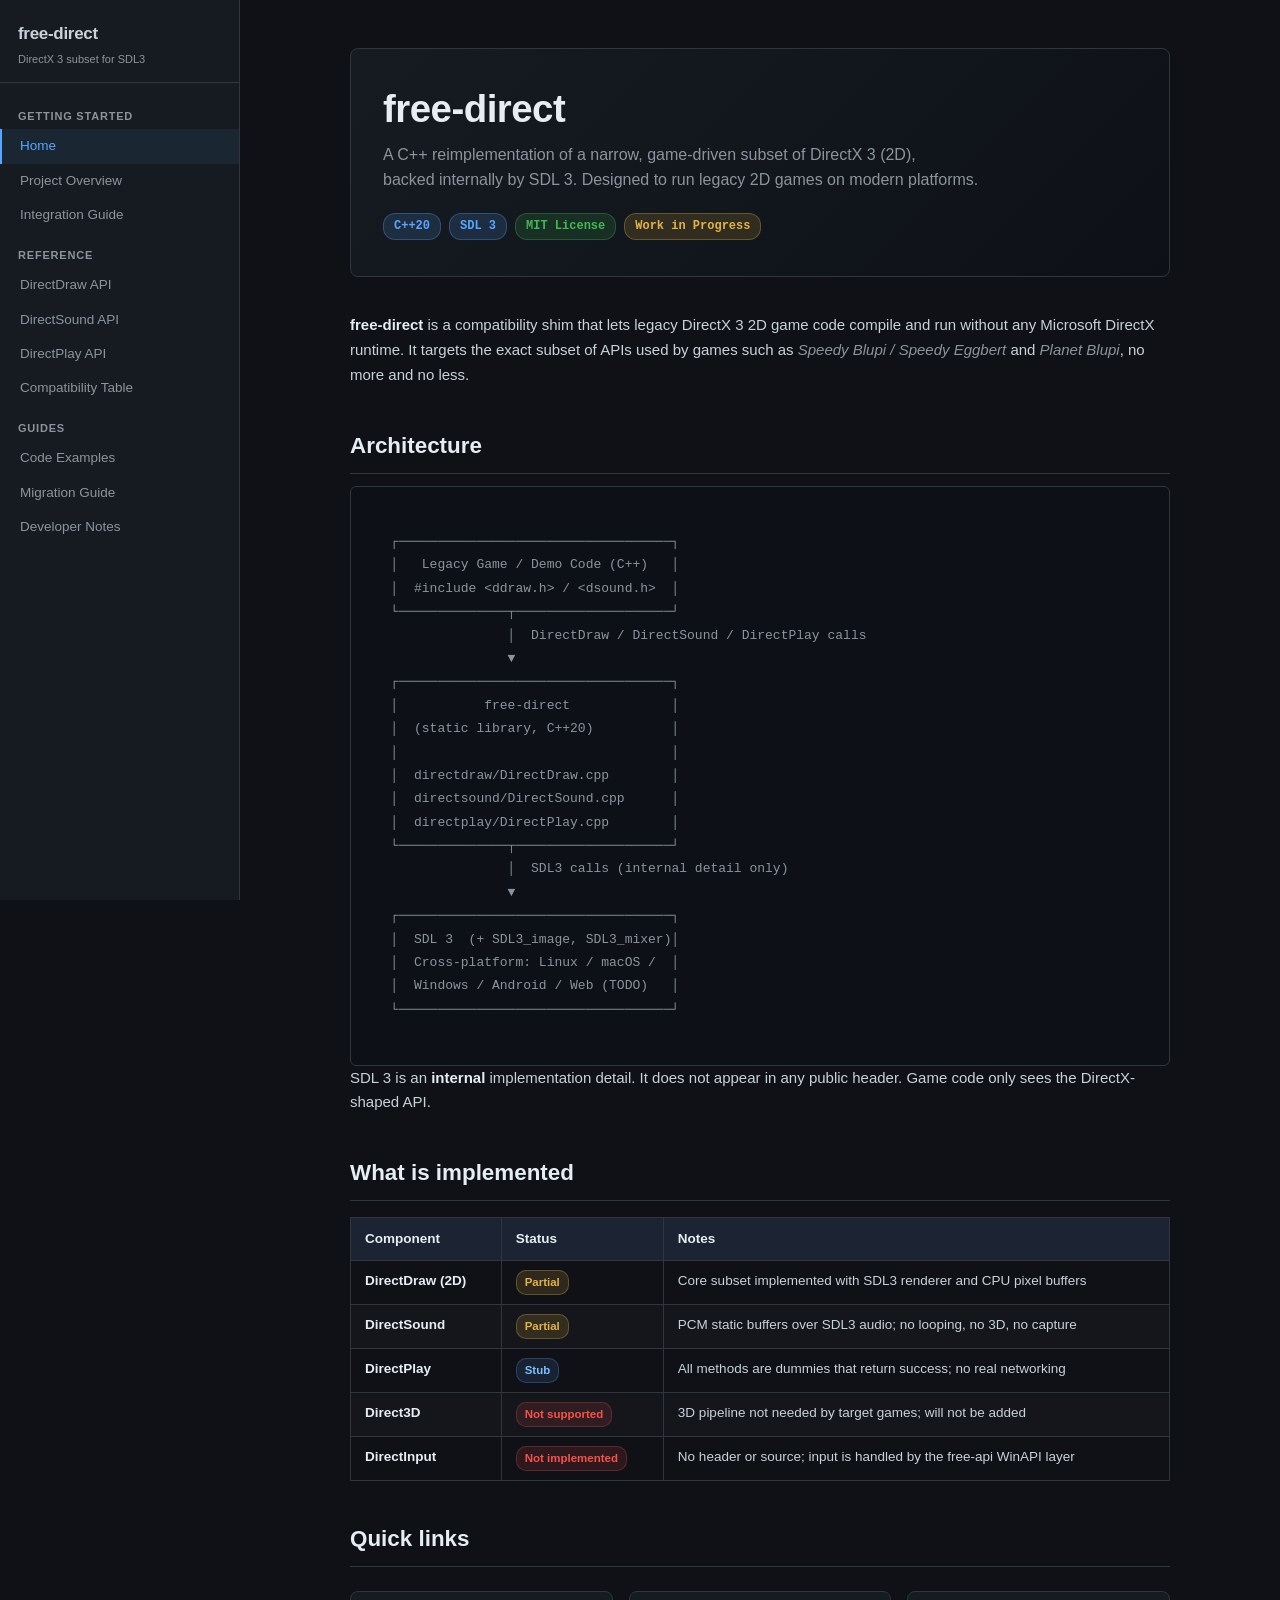
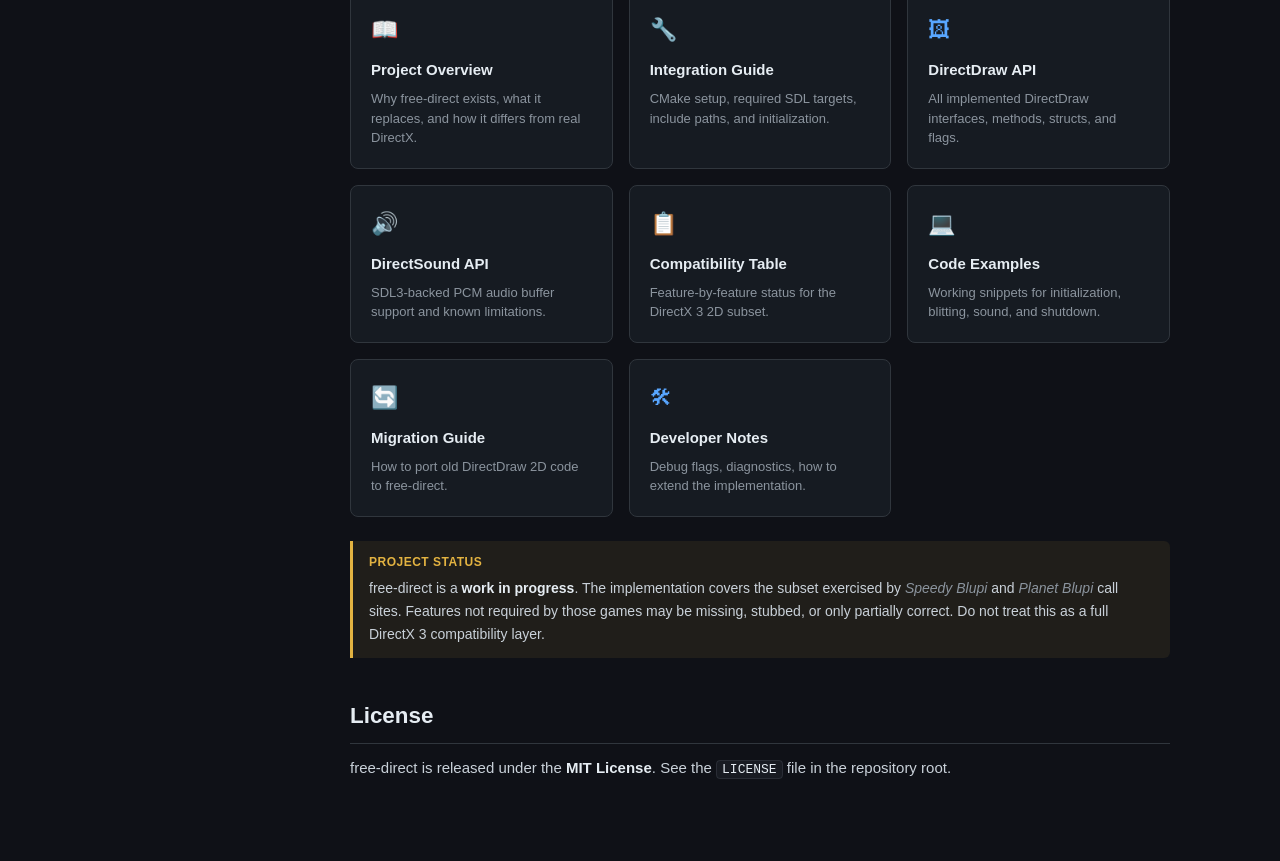
<file: index.html>
<!DOCTYPE html>
<html lang="en">
<head>
<meta charset="UTF-8">
<meta name="viewport" content="width=device-width, initial-scale=1.0">
<title>free-direct — DirectX 3 subset for SDL3</title>
<link rel="stylesheet" href="style.css">
</head>
<body>
<div class="site-wrapper">

<aside class="sidebar">
  <div class="sidebar-logo">
    <a href="index.html">
      <span class="project-name">free-direct</span>
      <span class="project-sub">DirectX 3 subset for SDL3</span>
    </a>
  </div>
  <nav>
    <div class="nav-section-label">Getting Started</div>
    <a href="index.html">Home</a>
    <a href="overview.html">Project Overview</a>
    <a href="integration.html">Integration Guide</a>

    <div class="nav-section-label">Reference</div>
    <a href="api-directdraw.html">DirectDraw API</a>
    <a href="api-directsound.html">DirectSound API</a>
    <a href="api-directplay.html">DirectPlay API</a>
    <a href="compatibility.html">Compatibility Table</a>

    <div class="nav-section-label">Guides</div>
    <a href="examples.html">Code Examples</a>
    <a href="migration.html">Migration Guide</a>
    <a href="developer-notes.html">Developer Notes</a>
  </nav>
</aside>

<main class="main-content">
<div class="content-body">

  <div class="hero">
    <h1>free-direct</h1>
    <p class="tagline">
      A C++ reimplementation of a narrow, game-driven subset of DirectX&nbsp;3 (2D),<br>
      backed internally by SDL&nbsp;3. Designed to run legacy 2D games on modern platforms.
    </p>
    <div class="badge-row">
      <span class="badge badge-blue">C++20</span>
      <span class="badge badge-blue">SDL 3</span>
      <span class="badge badge-green">MIT License</span>
      <span class="badge badge-yellow">Work in Progress</span>
    </div>
  </div>

  <p>
    <strong>free-direct</strong> is a compatibility shim that lets legacy DirectX&nbsp;3 2D game code
    compile and run without any Microsoft DirectX runtime. It targets the exact subset of APIs
    used by games such as <em>Speedy Blupi / Speedy Eggbert</em> and <em>Planet Blupi</em>,
    no more and no less.
  </p>

  <h2>Architecture</h2>

  <div class="arch-diagram">
  ┌───────────────────────────────────┐
  │   Legacy Game / Demo Code (C++)   │
  │  #include &lt;ddraw.h&gt; / &lt;dsound.h&gt;  │
  └──────────────┬────────────────────┘
                 │  DirectDraw / DirectSound / DirectPlay calls
                 ▼
  ┌───────────────────────────────────┐
  │           free-direct             │
  │  (static library, C++20)          │
  │                                   │
  │  directdraw/DirectDraw.cpp        │
  │  directsound/DirectSound.cpp      │
  │  directplay/DirectPlay.cpp        │
  └──────────────┬────────────────────┘
                 │  SDL3 calls (internal detail only)
                 ▼
  ┌───────────────────────────────────┐
  │  SDL 3  (+ SDL3_image, SDL3_mixer)│
  │  Cross-platform: Linux / macOS /  │
  │  Windows / Android / Web (TODO)   │
  └───────────────────────────────────┘
  </div>

  <p>
    SDL&nbsp;3 is an <strong>internal</strong> implementation detail. It does not appear in any
    public header. Game code only sees the DirectX-shaped API.
  </p>

  <h2>What is implemented</h2>

  <div class="table-wrap">
  <table>
    <thead>
      <tr><th>Component</th><th>Status</th><th>Notes</th></tr>
    </thead>
    <tbody>
      <tr>
        <td><strong>DirectDraw (2D)</strong></td>
        <td><span class="status status-partial">Partial</span></td>
        <td>Core subset implemented with SDL3 renderer and CPU pixel buffers</td>
      </tr>
      <tr>
        <td><strong>DirectSound</strong></td>
        <td><span class="status status-partial">Partial</span></td>
        <td>PCM static buffers over SDL3 audio; no looping, no 3D, no capture</td>
      </tr>
      <tr>
        <td><strong>DirectPlay</strong></td>
        <td><span class="status status-stub">Stub</span></td>
        <td>All methods are dummies that return success; no real networking</td>
      </tr>
      <tr>
        <td><strong>Direct3D</strong></td>
        <td><span class="status status-unsupported">Not supported</span></td>
        <td>3D pipeline not needed by target games; will not be added</td>
      </tr>
      <tr>
        <td><strong>DirectInput</strong></td>
        <td><span class="status status-unsupported">Not implemented</span></td>
        <td>No header or source; input is handled by the free-api WinAPI layer</td>
      </tr>
    </tbody>
  </table>
  </div>

  <h2>Quick links</h2>

  <div class="card-grid">
    <a class="card" href="overview.html">
      <div class="card-icon">📖</div>
      <div class="card-title">Project Overview</div>
      <div class="card-desc">Why free-direct exists, what it replaces, and how it differs from real DirectX.</div>
    </a>
    <a class="card" href="integration.html">
      <div class="card-icon">🔧</div>
      <div class="card-title">Integration Guide</div>
      <div class="card-desc">CMake setup, required SDL targets, include paths, and initialization.</div>
    </a>
    <a class="card" href="api-directdraw.html">
      <div class="card-icon">🖼</div>
      <div class="card-title">DirectDraw API</div>
      <div class="card-desc">All implemented DirectDraw interfaces, methods, structs, and flags.</div>
    </a>
    <a class="card" href="api-directsound.html">
      <div class="card-icon">🔊</div>
      <div class="card-title">DirectSound API</div>
      <div class="card-desc">SDL3-backed PCM audio buffer support and known limitations.</div>
    </a>
    <a class="card" href="compatibility.html">
      <div class="card-icon">📋</div>
      <div class="card-title">Compatibility Table</div>
      <div class="card-desc">Feature-by-feature status for the DirectX 3 2D subset.</div>
    </a>
    <a class="card" href="examples.html">
      <div class="card-icon">💻</div>
      <div class="card-title">Code Examples</div>
      <div class="card-desc">Working snippets for initialization, blitting, sound, and shutdown.</div>
    </a>
    <a class="card" href="migration.html">
      <div class="card-icon">🔄</div>
      <div class="card-title">Migration Guide</div>
      <div class="card-desc">How to port old DirectDraw 2D code to free-direct.</div>
    </a>
    <a class="card" href="developer-notes.html">
      <div class="card-icon">🛠</div>
      <div class="card-title">Developer Notes</div>
      <div class="card-desc">Debug flags, diagnostics, how to extend the implementation.</div>
    </a>
  </div>

  <div class="callout callout-warn">
    <div class="callout-label">Project status</div>
    <p>
      free-direct is a <strong>work in progress</strong>. The implementation covers the subset
      exercised by <em>Speedy Blupi</em> and <em>Planet Blupi</em> call sites. Features not
      required by those games may be missing, stubbed, or only partially correct.
      Do not treat this as a full DirectX&nbsp;3 compatibility layer.
    </p>
  </div>

  <h2>License</h2>
  <p>
    free-direct is released under the <strong>MIT License</strong>.
    See the <code>LICENSE</code> file in the repository root.
  </p>

</div>
</main>
</div>
<script src="nav.js"></script>
</body>
</html>
</file>
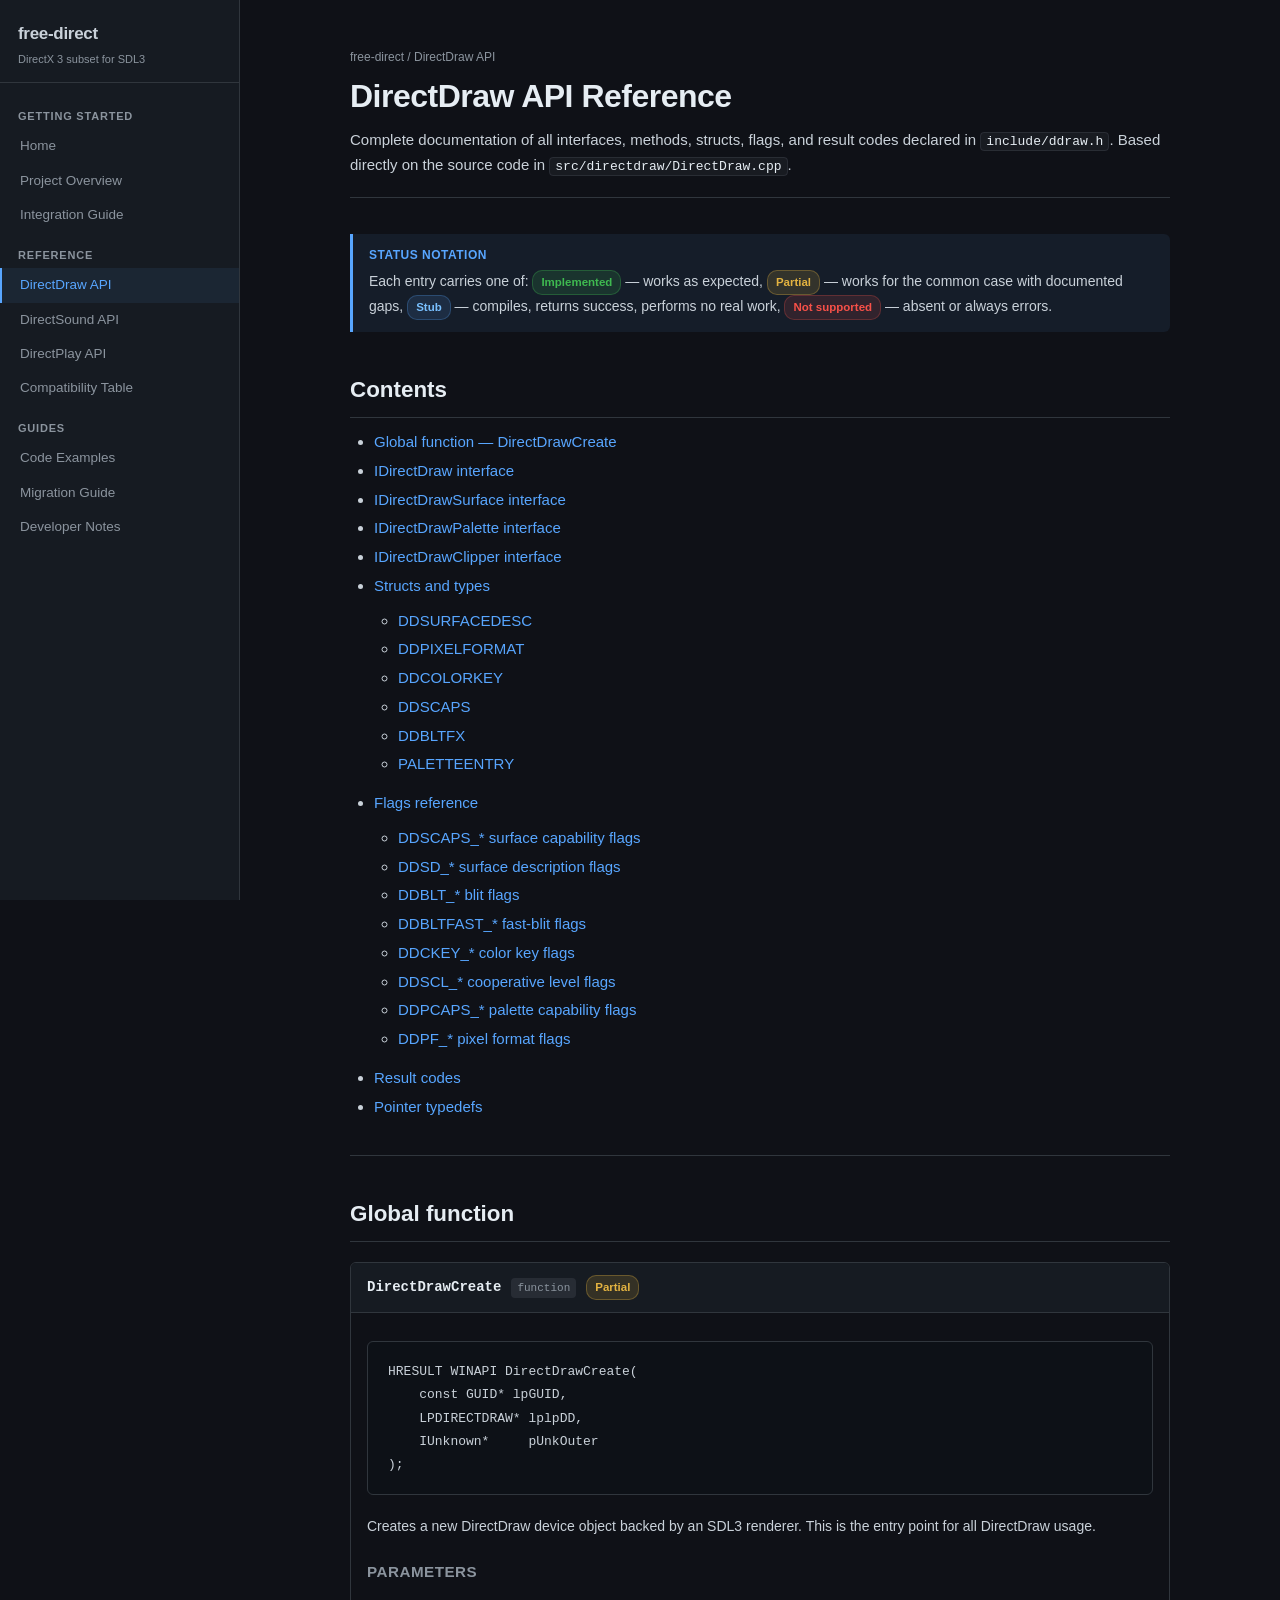
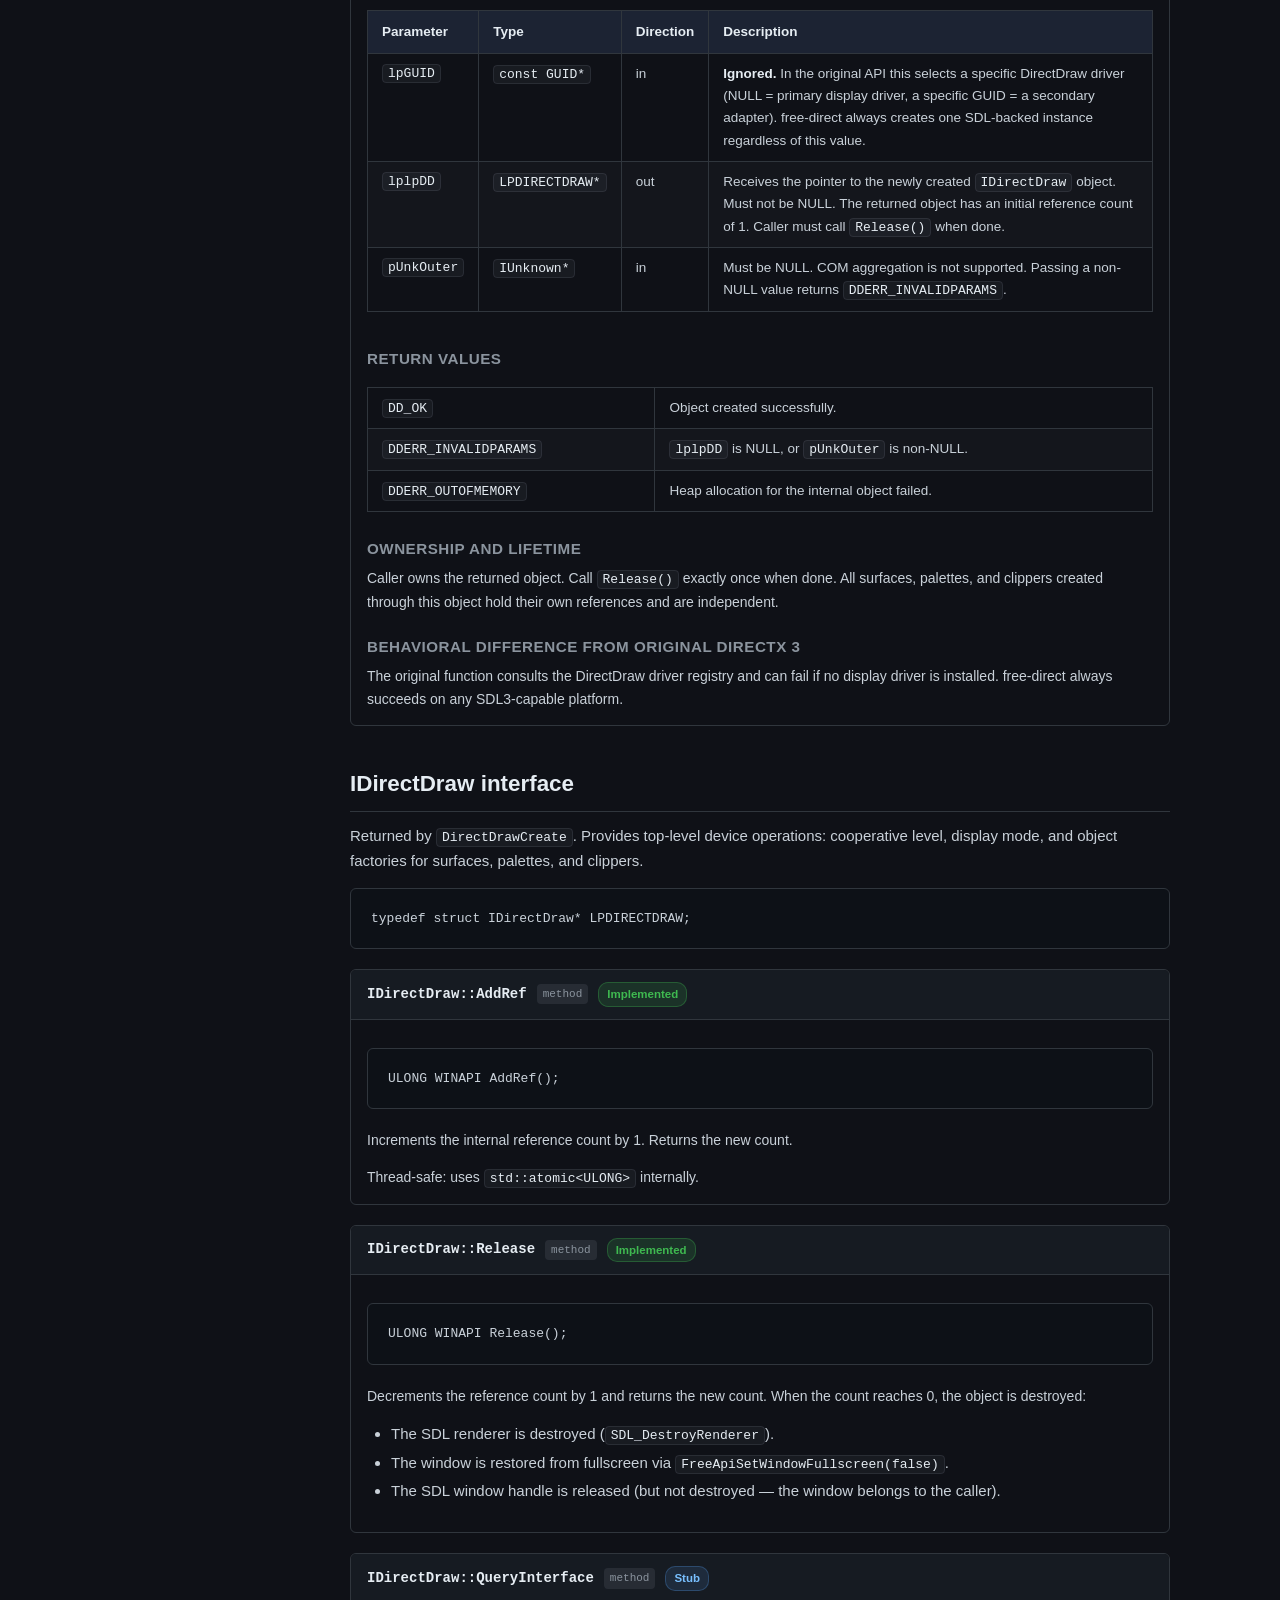
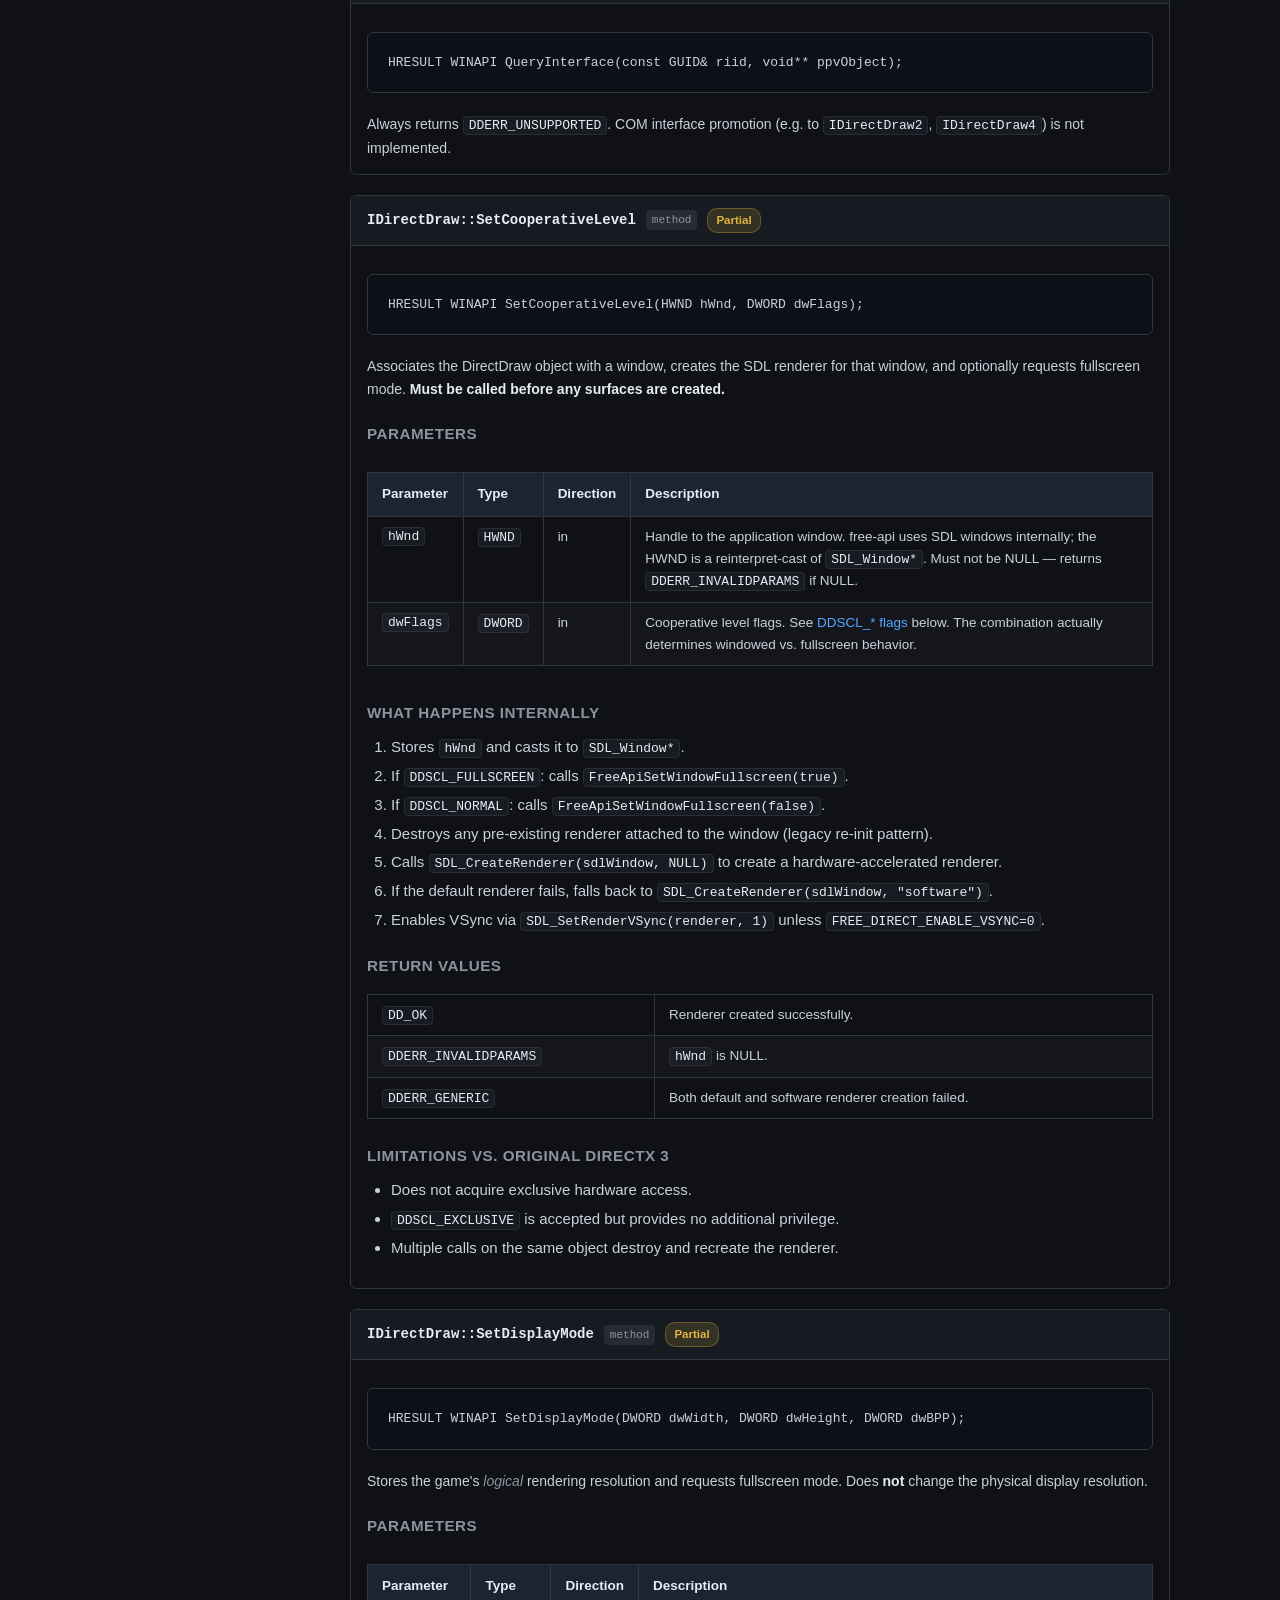
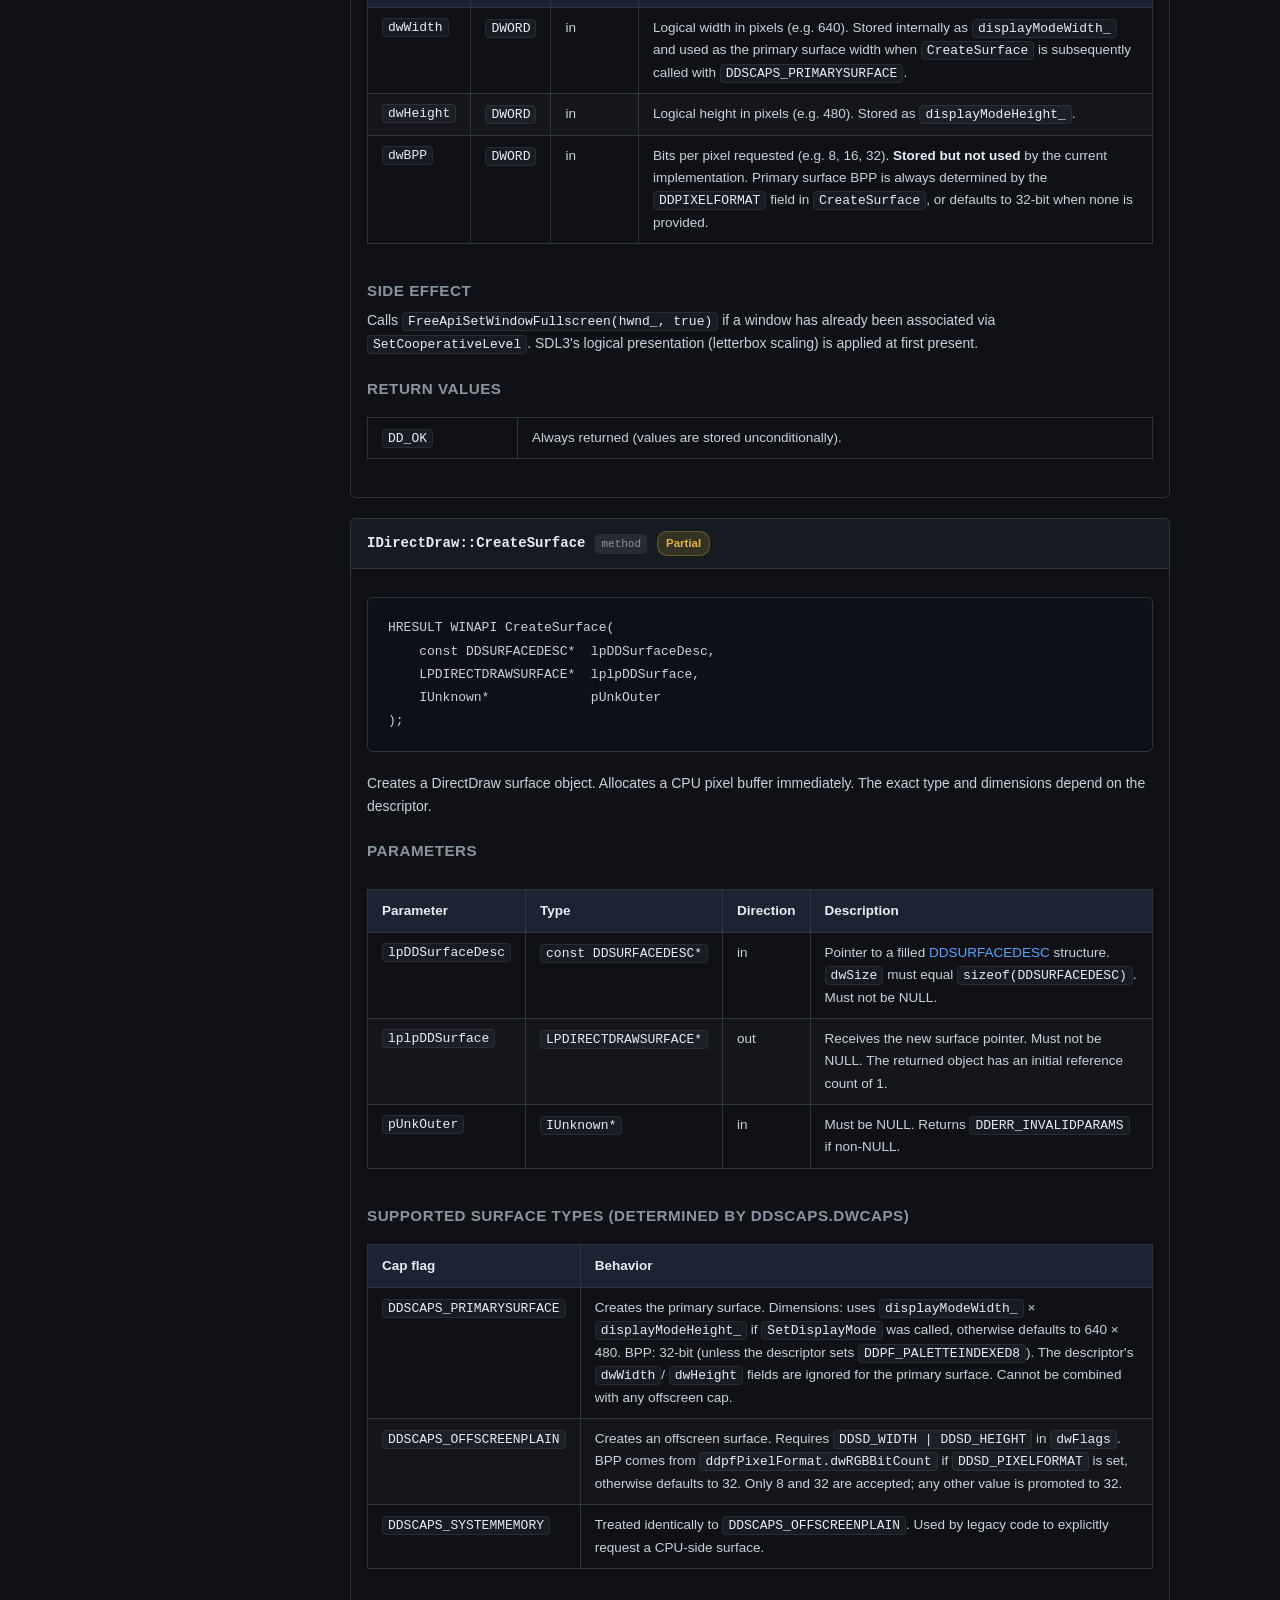
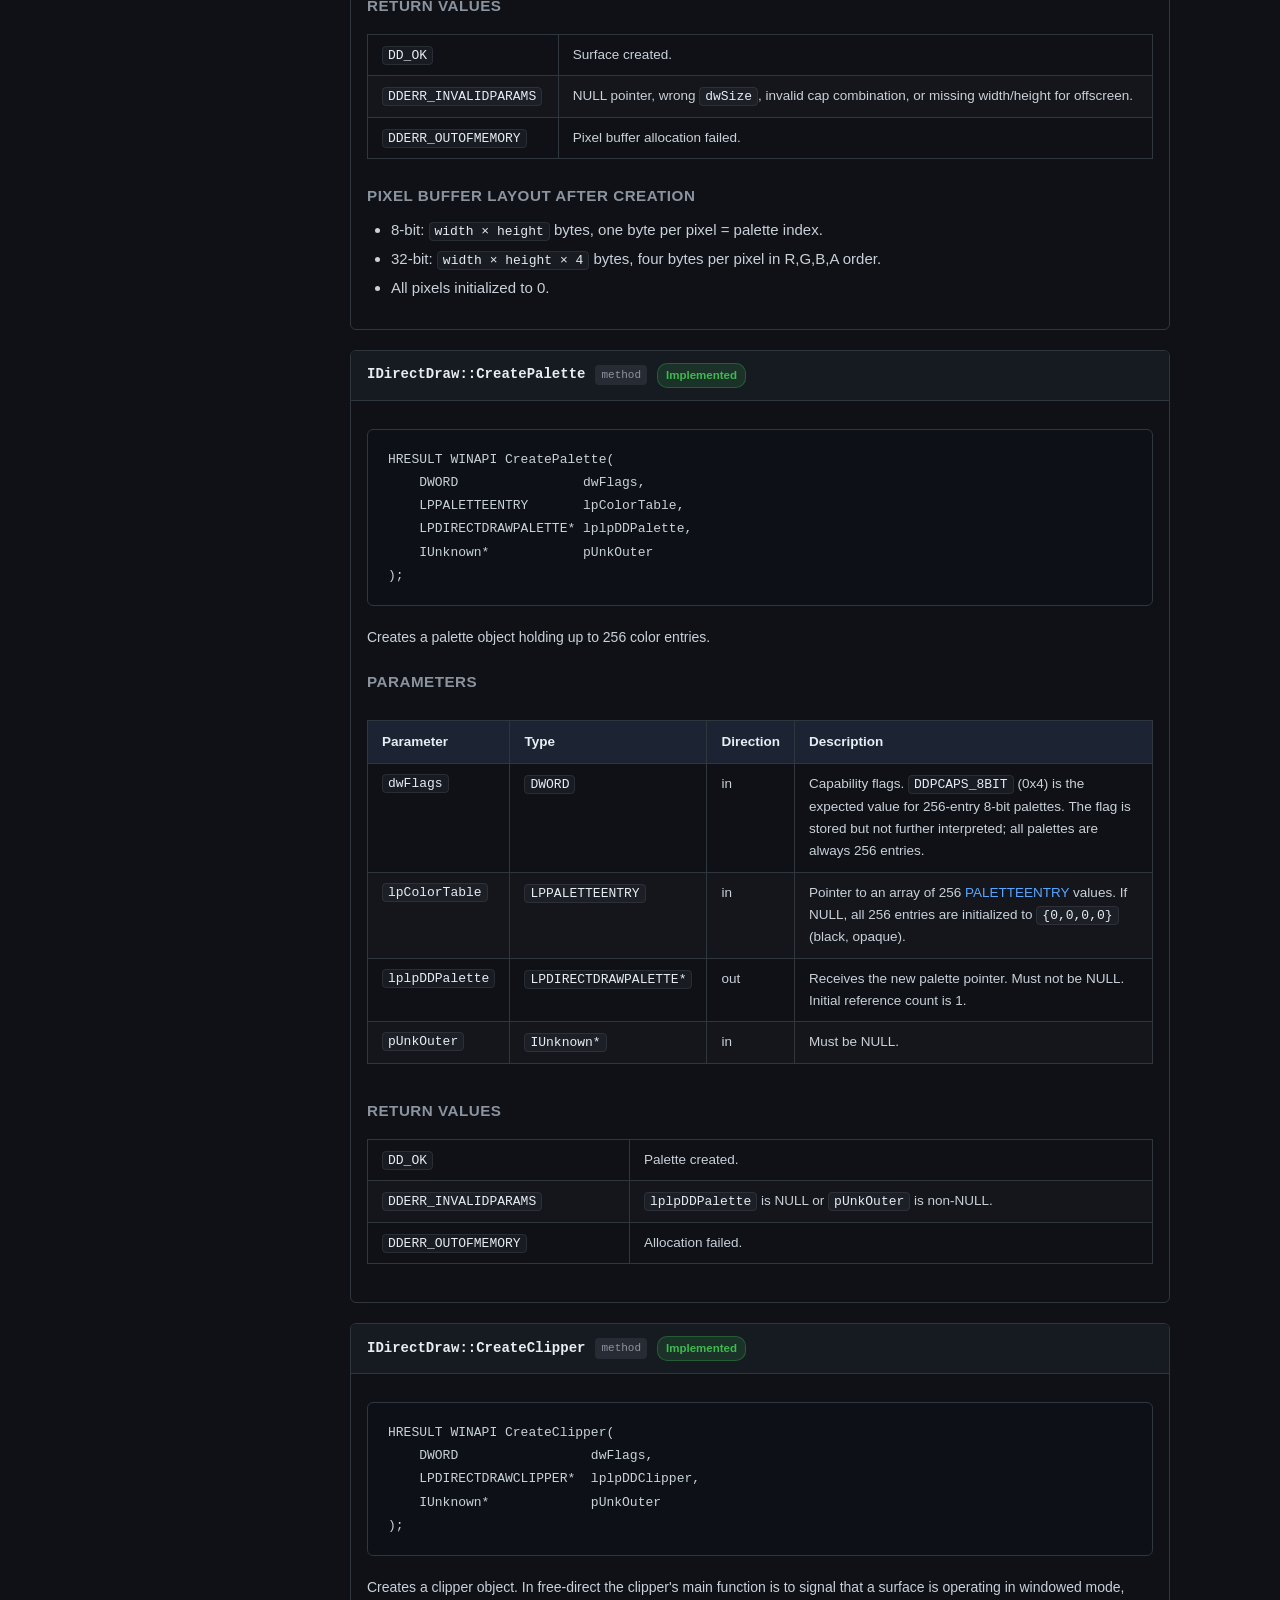
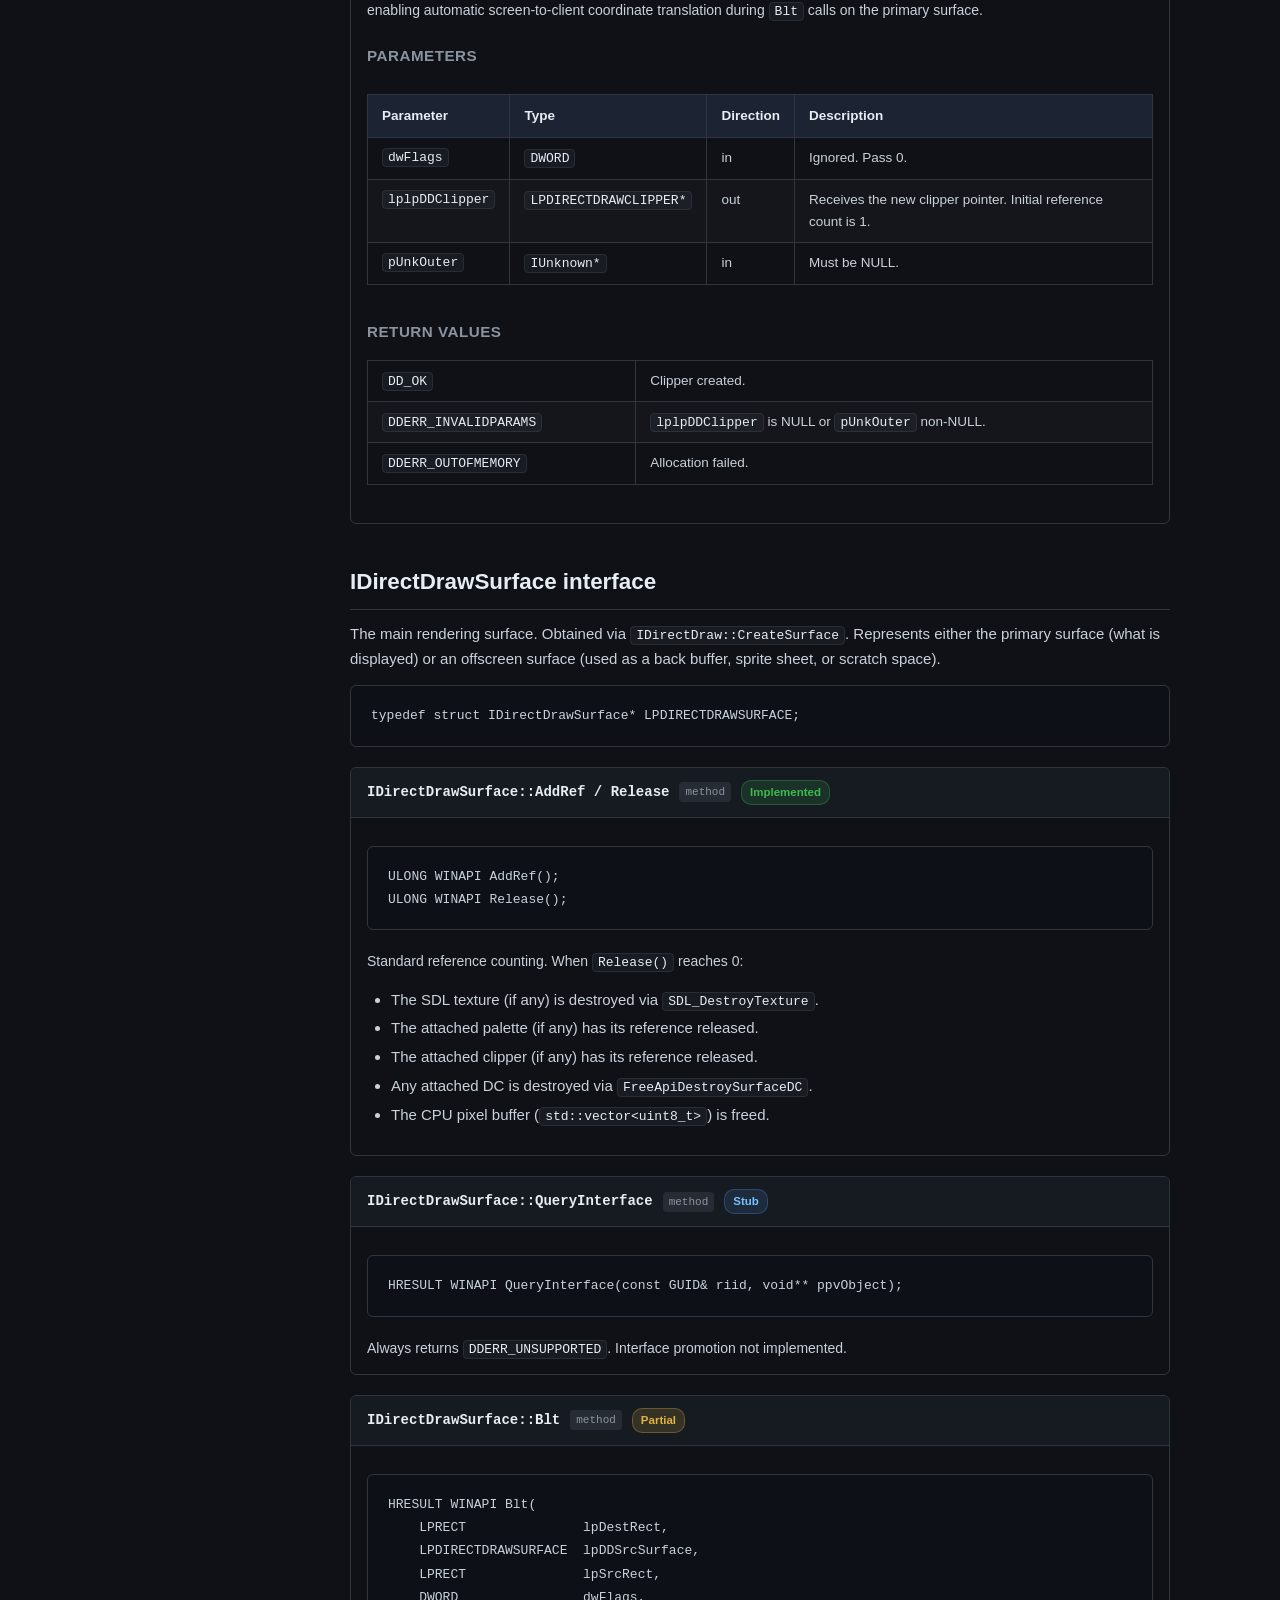
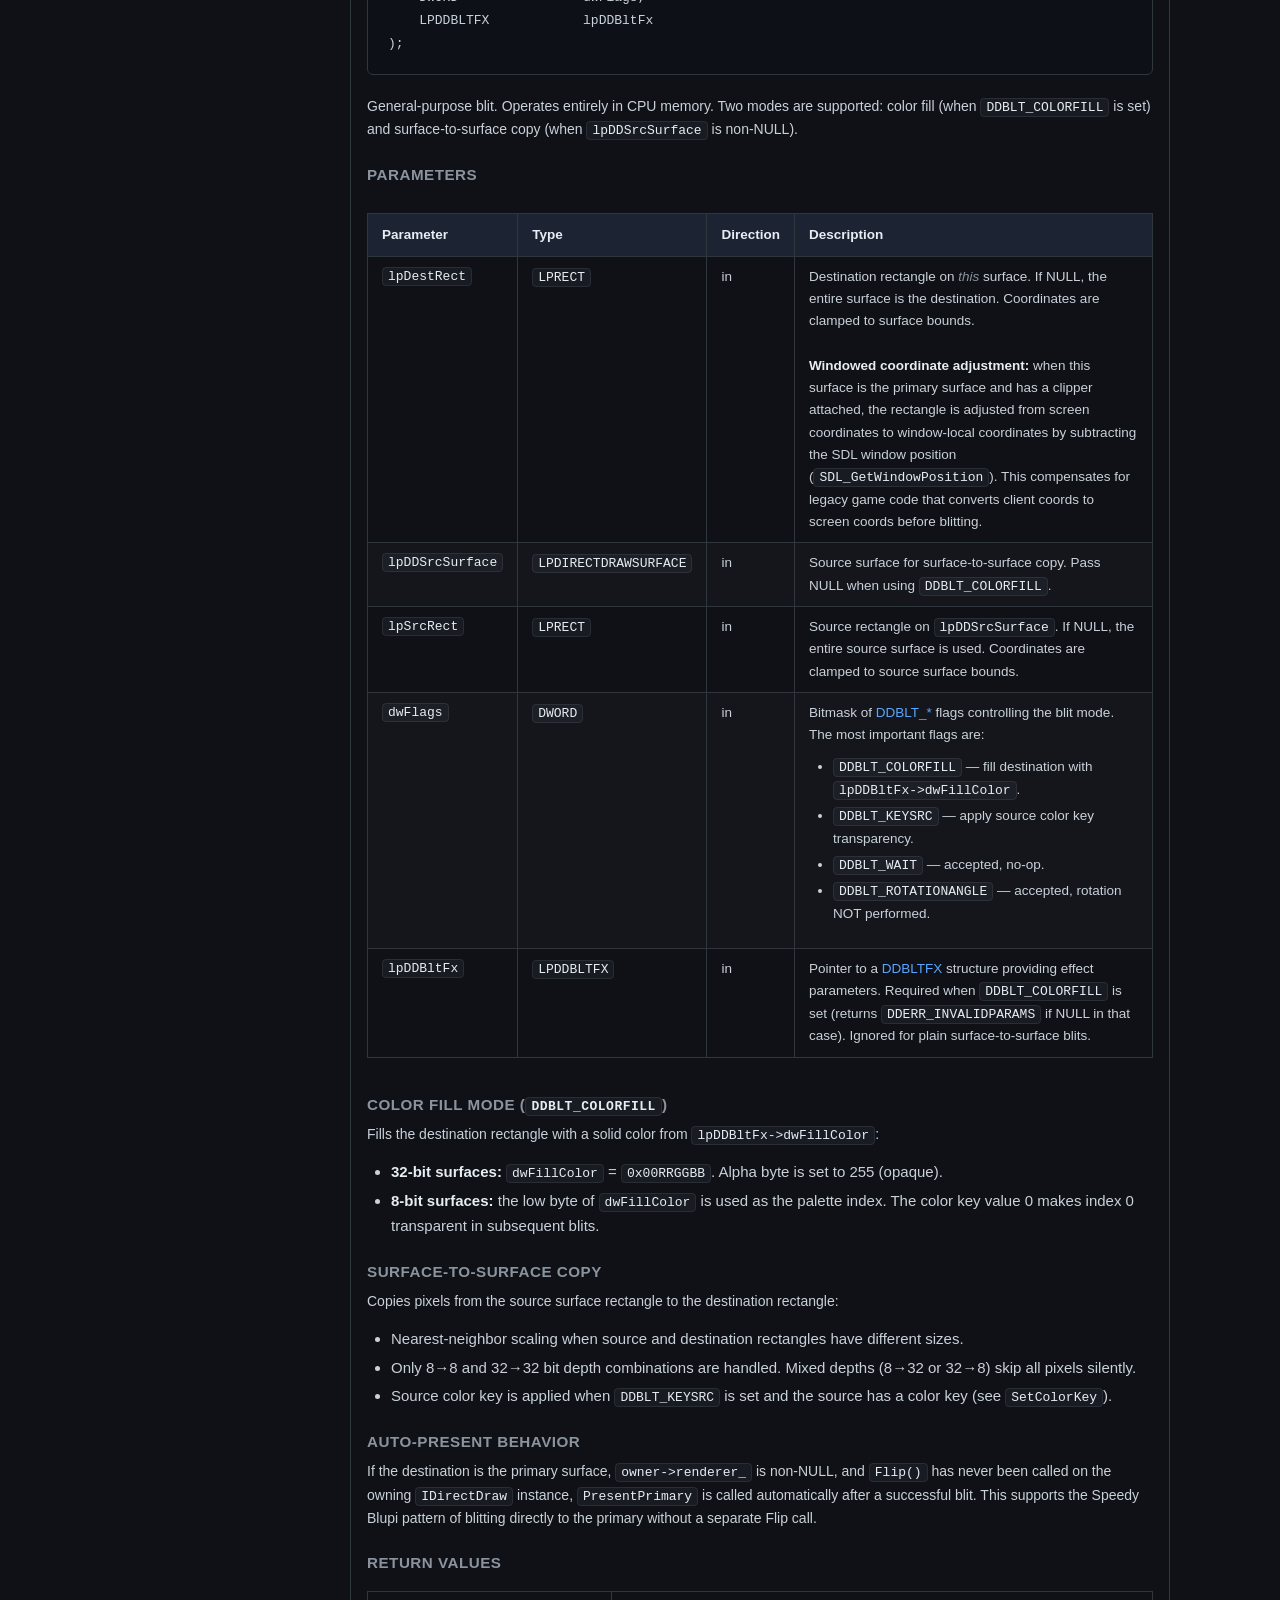
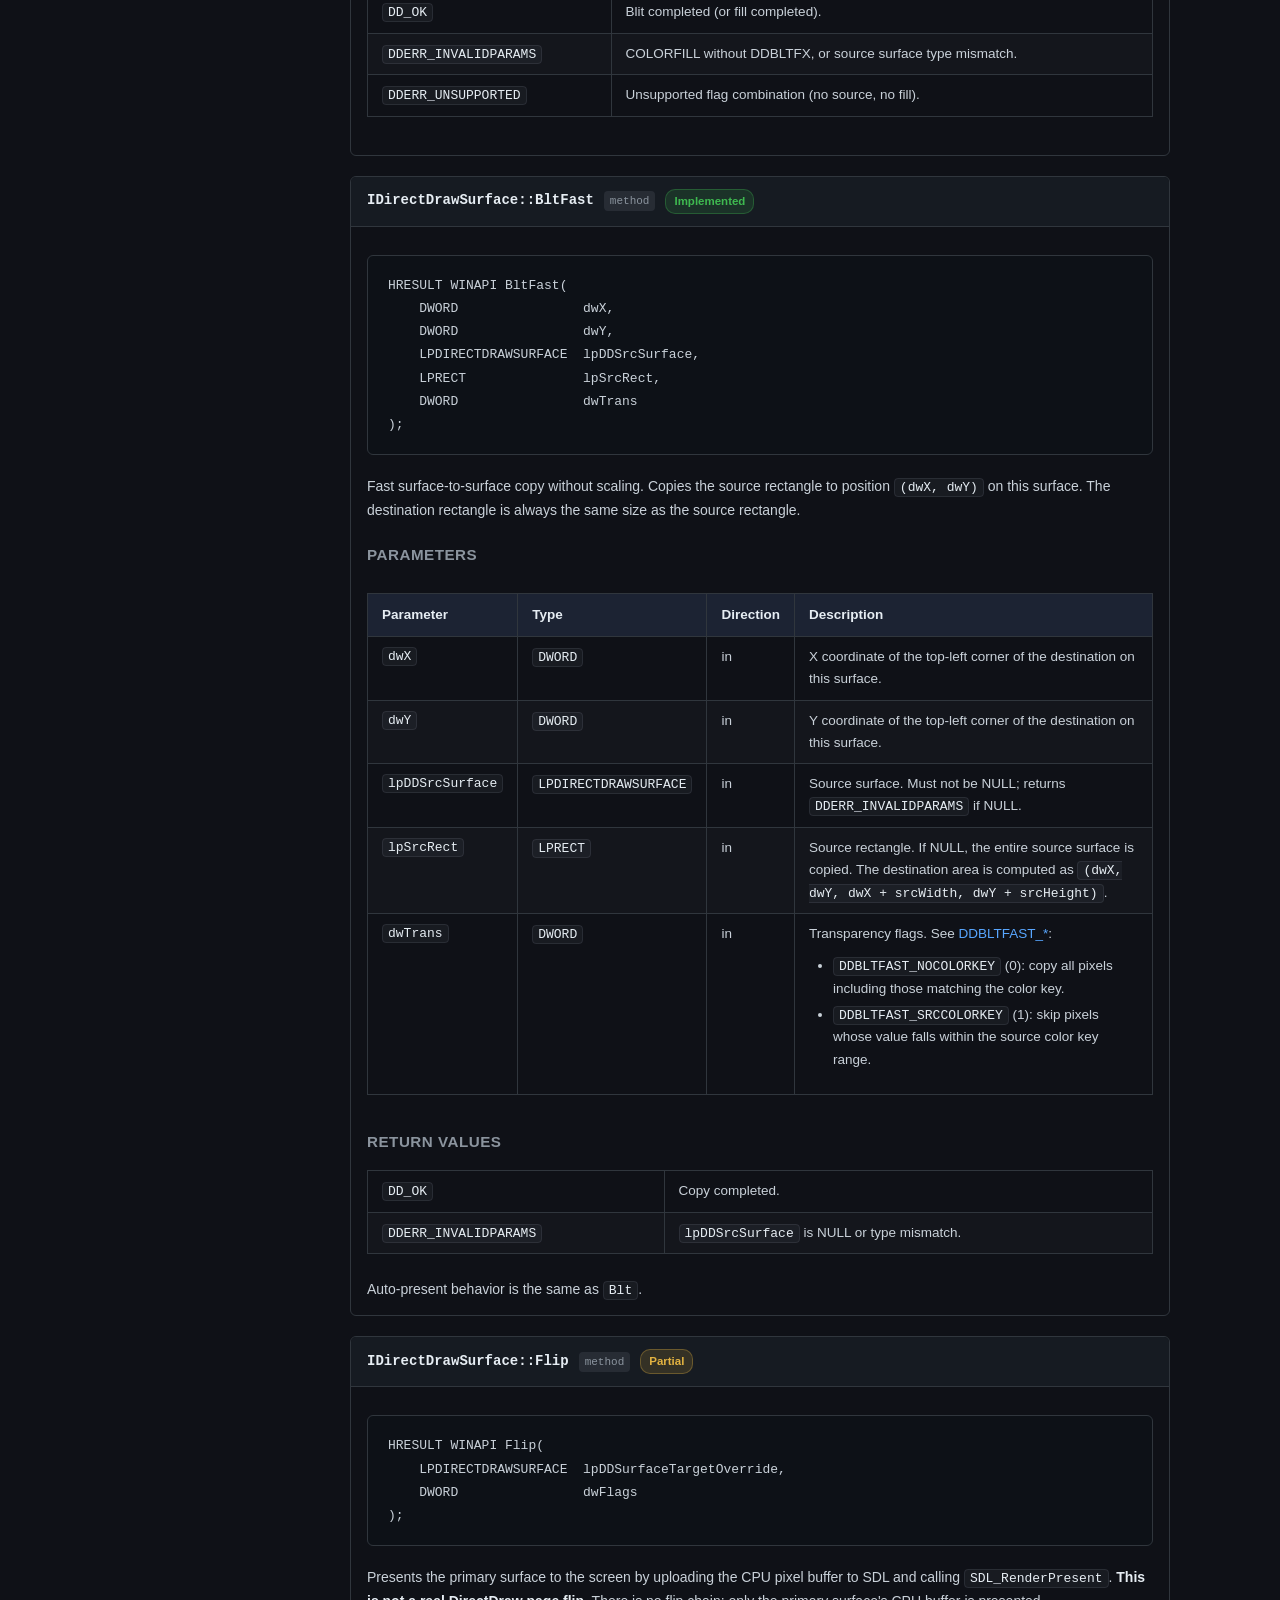
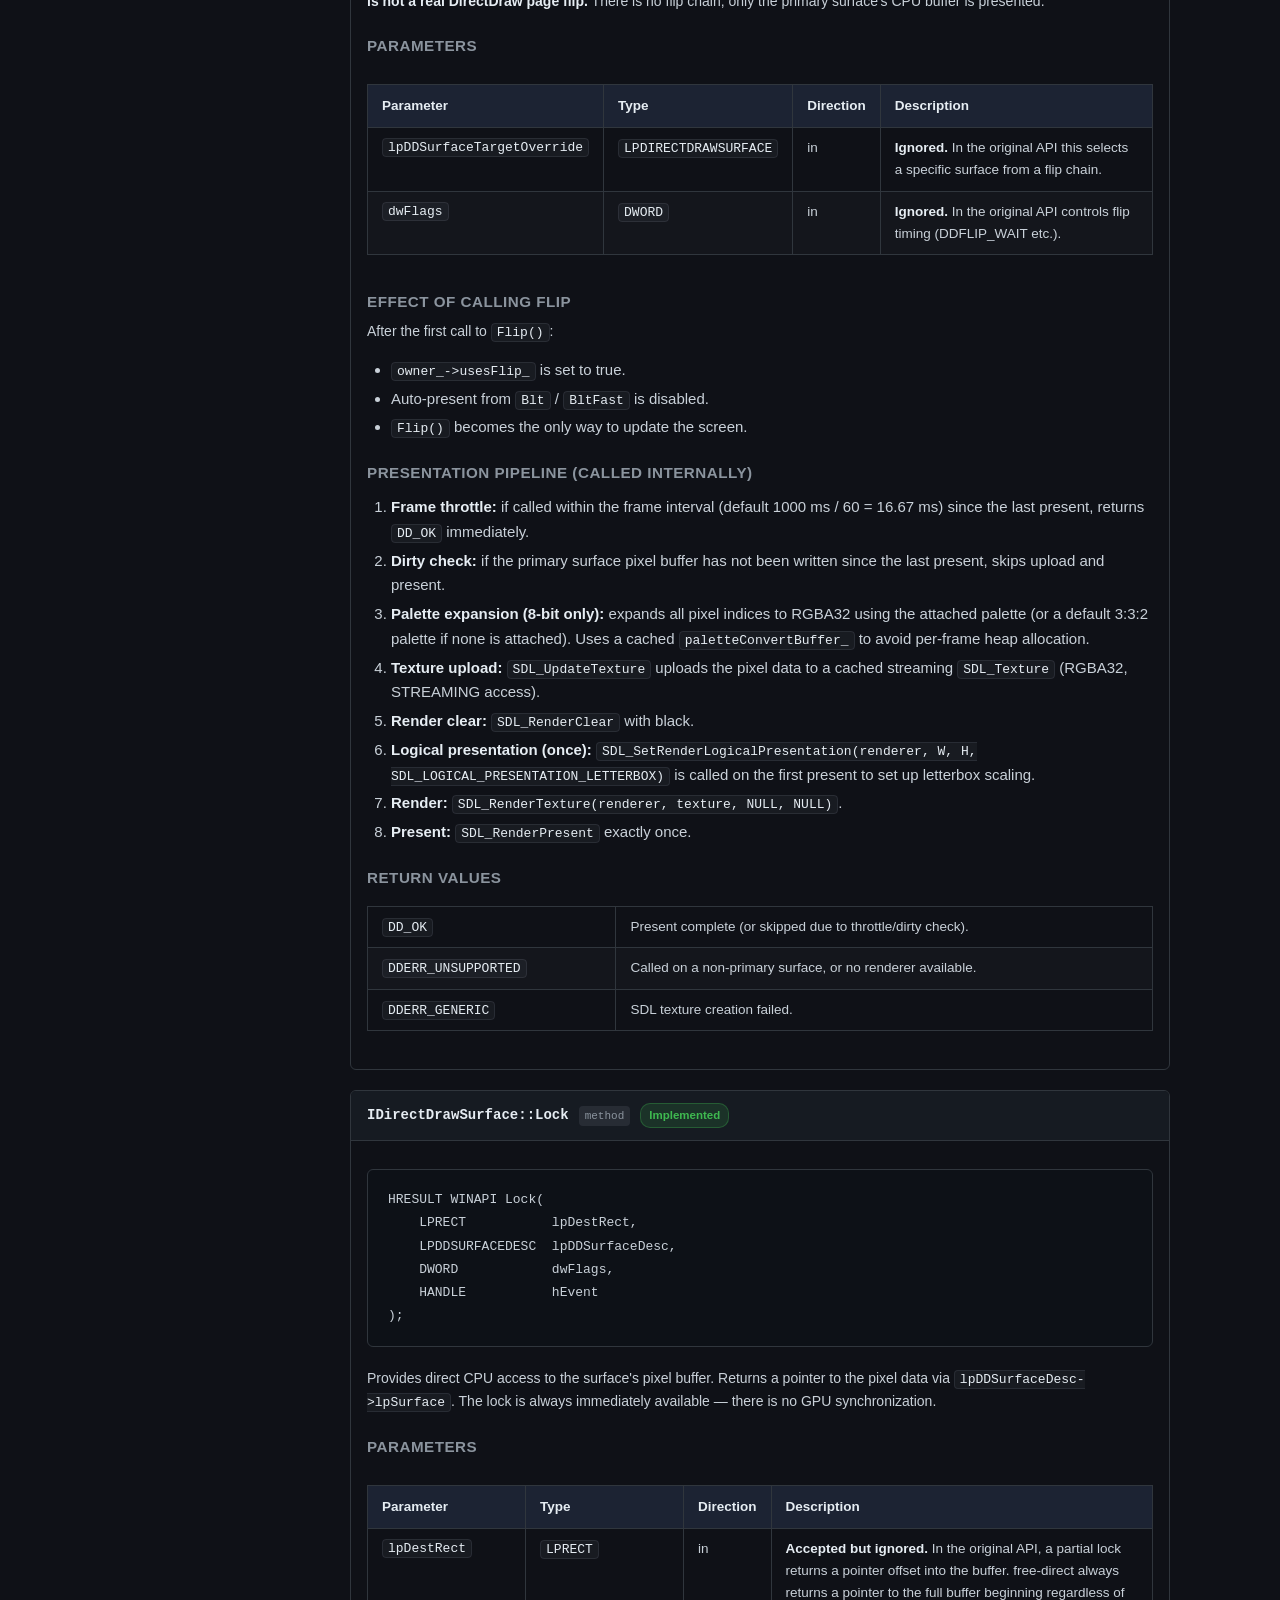
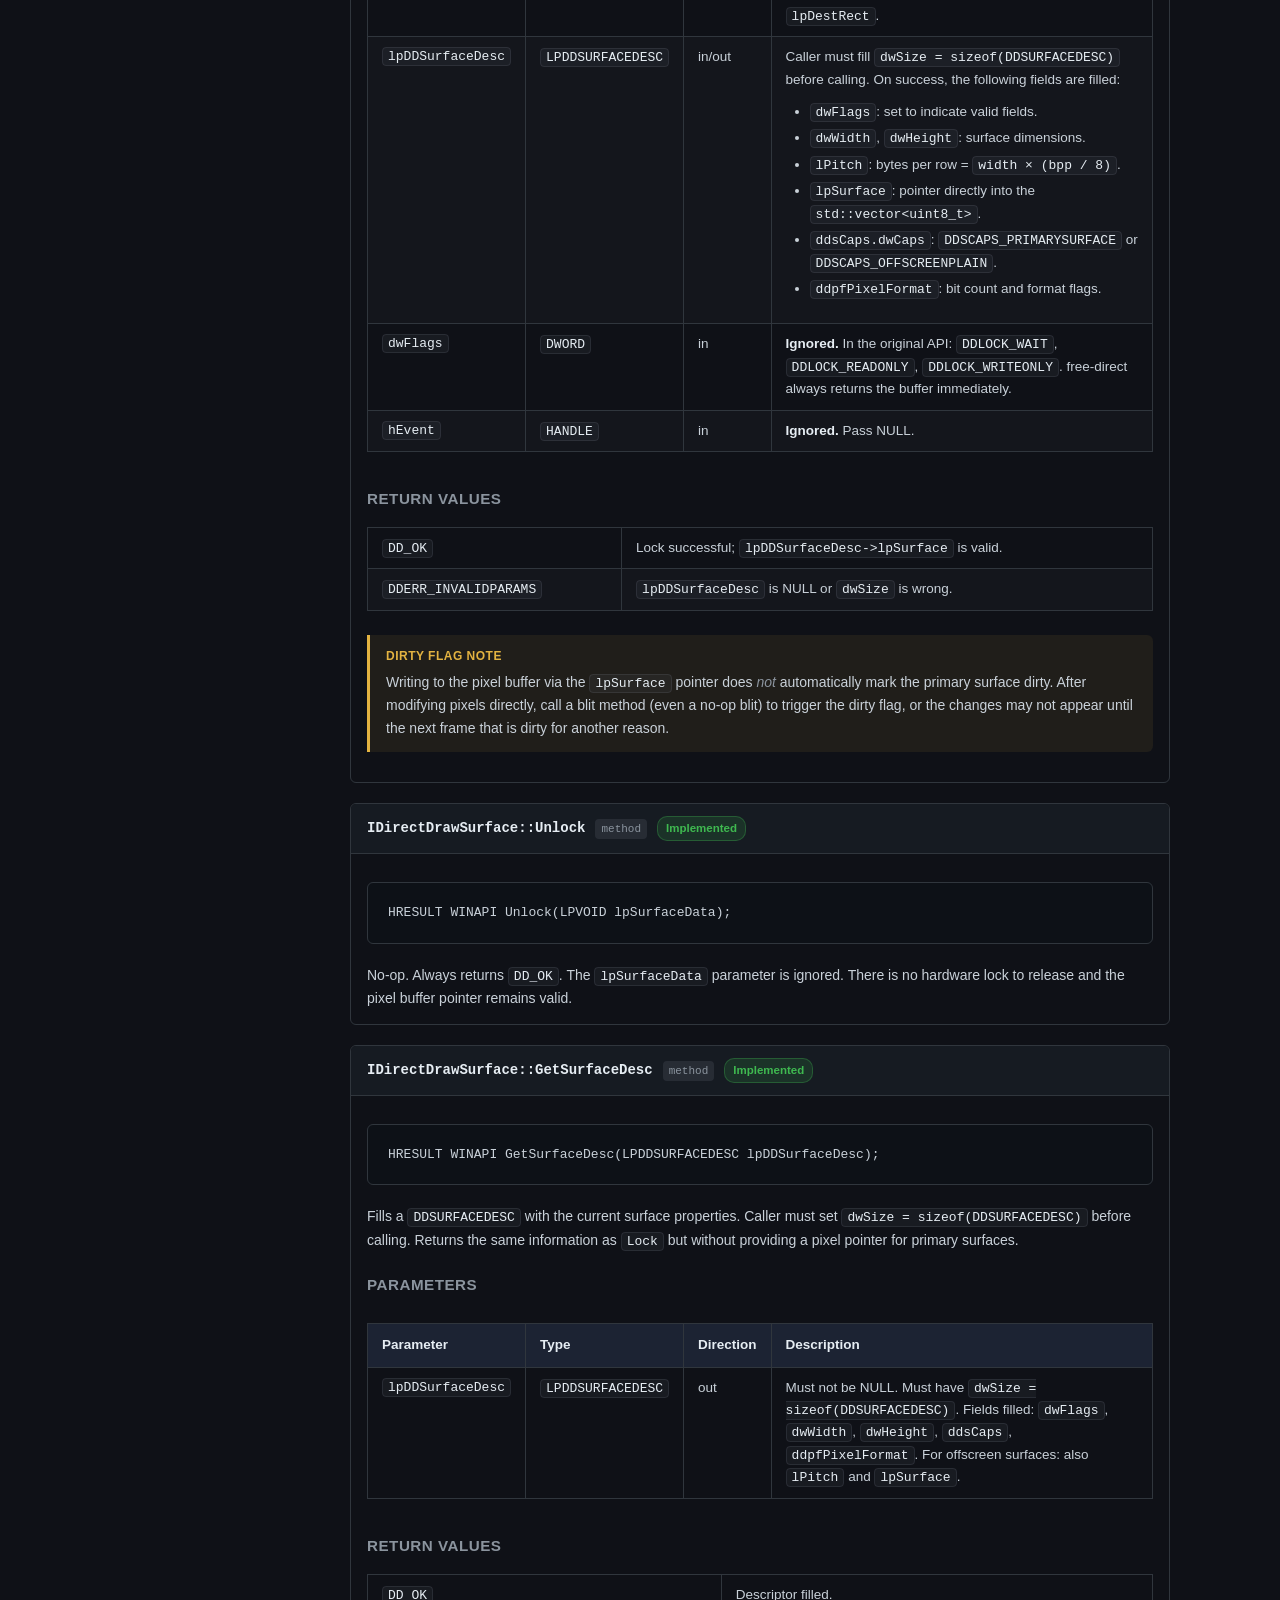
<file: api-directdraw.html>
<!DOCTYPE html>
<html lang="en">
<head>
<meta charset="UTF-8">
<meta name="viewport" content="width=device-width, initial-scale=1.0">
<title>DirectDraw API — free-direct</title>
<link rel="stylesheet" href="style.css">
</head>
<body>
<div class="site-wrapper">

<aside class="sidebar">
  <div class="sidebar-logo">
    <a href="index.html">
      <span class="project-name">free-direct</span>
      <span class="project-sub">DirectX 3 subset for SDL3</span>
    </a>
  </div>
  <nav>
    <div class="nav-section-label">Getting Started</div>
    <a href="index.html">Home</a>
    <a href="overview.html">Project Overview</a>
    <a href="integration.html">Integration Guide</a>

    <div class="nav-section-label">Reference</div>
    <a href="api-directdraw.html">DirectDraw API</a>
    <a href="api-directsound.html">DirectSound API</a>
    <a href="api-directplay.html">DirectPlay API</a>
    <a href="compatibility.html">Compatibility Table</a>

    <div class="nav-section-label">Guides</div>
    <a href="examples.html">Code Examples</a>
    <a href="migration.html">Migration Guide</a>
    <a href="developer-notes.html">Developer Notes</a>
  </nav>
</aside>

<main class="main-content">
<div class="content-body">

  <div class="page-header">
    <div class="breadcrumb"><a href="index.html">free-direct</a> / DirectDraw API</div>
    <h1>DirectDraw API Reference</h1>
    <p>
      Complete documentation of all interfaces, methods, structs, flags, and result codes
      declared in <code>include/ddraw.h</code>. Based directly on the source code in
      <code>src/directdraw/DirectDraw.cpp</code>.
    </p>
  </div>

  <div class="callout callout-note">
    <div class="callout-label">Status notation</div>
    <p>
      Each entry carries one of:
      <span class="status status-implemented">Implemented</span> — works as expected,
      <span class="status status-partial">Partial</span> — works for the common case with documented gaps,
      <span class="status status-stub">Stub</span> — compiles, returns success, performs no real work,
      <span class="status status-unsupported">Not supported</span> — absent or always errors.
    </p>
  </div>

  <!-- ═══════════════════════════════════════════════════════════════════════
       TOC
  ════════════════════════════════════════════════════════════════════════ -->
  <h2>Contents</h2>
  <ul>
    <li><a href="#global-function">Global function — DirectDrawCreate</a></li>
    <li><a href="#idirectdraw">IDirectDraw interface</a></li>
    <li><a href="#idirectdrawsurface">IDirectDrawSurface interface</a></li>
    <li><a href="#idirectdrawpalette">IDirectDrawPalette interface</a></li>
    <li><a href="#idirectdrawclipper">IDirectDrawClipper interface</a></li>
    <li><a href="#structs">Structs and types</a>
      <ul>
        <li><a href="#ddsurfacedesc">DDSURFACEDESC</a></li>
        <li><a href="#ddpixelformat">DDPIXELFORMAT</a></li>
        <li><a href="#ddcolorkey">DDCOLORKEY</a></li>
        <li><a href="#ddscaps">DDSCAPS</a></li>
        <li><a href="#ddbltfx">DDBLTFX</a></li>
        <li><a href="#paletteentry">PALETTEENTRY</a></li>
      </ul>
    </li>
    <li><a href="#flags">Flags reference</a>
      <ul>
        <li><a href="#ddscaps-flags">DDSCAPS_* surface capability flags</a></li>
        <li><a href="#ddsd-flags">DDSD_* surface description flags</a></li>
        <li><a href="#ddblt-flags">DDBLT_* blit flags</a></li>
        <li><a href="#ddbltfast-flags">DDBLTFAST_* fast-blit flags</a></li>
        <li><a href="#ddckey-flags">DDCKEY_* color key flags</a></li>
        <li><a href="#ddscl-flags">DDSCL_* cooperative level flags</a></li>
        <li><a href="#ddpcaps-flags">DDPCAPS_* palette capability flags</a></li>
        <li><a href="#ddpf-flags">DDPF_* pixel format flags</a></li>
      </ul>
    </li>
    <li><a href="#result-codes">Result codes</a></li>
    <li><a href="#typedefs">Pointer typedefs</a></li>
  </ul>

  <hr>

  <!-- ═══════════════════════════════════════════════════════════════════════
       GLOBAL FUNCTION
  ════════════════════════════════════════════════════════════════════════ -->
  <h2 id="global-function">Global function</h2>

  <div class="api-entry">
    <div class="api-entry-header">
      <span class="api-entry-name">DirectDrawCreate</span>
      <span class="api-entry-kind">function</span>
      <span class="status status-partial">Partial</span>
    </div>
    <div class="api-entry-body">
      <pre><code>HRESULT WINAPI DirectDrawCreate(
    const GUID* lpGUID,
    LPDIRECTDRAW* lplpDD,
    IUnknown*     pUnkOuter
);</code></pre>
      <p>
        Creates a new DirectDraw device object backed by an SDL3 renderer.
        This is the entry point for all DirectDraw usage.
      </p>

      <h4>Parameters</h4>
      <div class="table-wrap"><table class="param-table">
        <thead><tr><th>Parameter</th><th>Type</th><th>Direction</th><th>Description</th></tr></thead>
        <tbody>
          <tr>
            <td><code>lpGUID</code></td><td><code>const GUID*</code></td><td>in</td>
            <td>
              <strong>Ignored.</strong> In the original API this selects a specific DirectDraw
              driver (NULL = primary display driver, a specific GUID = a secondary adapter).
              free-direct always creates one SDL-backed instance regardless of this value.
            </td>
          </tr>
          <tr>
            <td><code>lplpDD</code></td><td><code>LPDIRECTDRAW*</code></td><td>out</td>
            <td>
              Receives the pointer to the newly created <code>IDirectDraw</code> object.
              Must not be NULL. The returned object has an initial reference count of 1.
              Caller must call <code>Release()</code> when done.
            </td>
          </tr>
          <tr>
            <td><code>pUnkOuter</code></td><td><code>IUnknown*</code></td><td>in</td>
            <td>
              Must be NULL. COM aggregation is not supported. Passing a non-NULL value
              returns <code>DDERR_INVALIDPARAMS</code>.
            </td>
          </tr>
        </tbody>
      </table></div>

      <h4>Return values</h4>
      <div class="table-wrap"><table>
        <tr><td><code>DD_OK</code></td><td>Object created successfully.</td></tr>
        <tr><td><code>DDERR_INVALIDPARAMS</code></td><td><code>lplpDD</code> is NULL, or <code>pUnkOuter</code> is non-NULL.</td></tr>
        <tr><td><code>DDERR_OUTOFMEMORY</code></td><td>Heap allocation for the internal object failed.</td></tr>
      </table></div>

      <h4>Ownership and lifetime</h4>
      <p>
        Caller owns the returned object. Call <code>Release()</code> exactly once when done.
        All surfaces, palettes, and clippers created through this object hold their own
        references and are independent.
      </p>

      <h4>Behavioral difference from original DirectX 3</h4>
      <p>
        The original function consults the DirectDraw driver registry and can fail if no
        display driver is installed. free-direct always succeeds on any SDL3-capable platform.
      </p>
    </div>
  </div>

  <!-- ═══════════════════════════════════════════════════════════════════════
       IDirectDraw
  ════════════════════════════════════════════════════════════════════════ -->
  <h2 id="idirectdraw">IDirectDraw interface</h2>
  <p>
    Returned by <code>DirectDrawCreate</code>. Provides top-level device operations:
    cooperative level, display mode, and object factories for surfaces, palettes, and clippers.
  </p>
  <pre><code>typedef struct IDirectDraw* LPDIRECTDRAW;</code></pre>

  <!-- AddRef / Release -->
  <div class="api-entry">
    <div class="api-entry-header">
      <span class="api-entry-name">IDirectDraw::AddRef</span>
      <span class="api-entry-kind">method</span>
      <span class="status status-implemented">Implemented</span>
    </div>
    <div class="api-entry-body">
      <pre><code>ULONG WINAPI AddRef();</code></pre>
      <p>Increments the internal reference count by 1. Returns the new count.</p>
      <p>Thread-safe: uses <code>std::atomic&lt;ULONG&gt;</code> internally.</p>
    </div>
  </div>

  <div class="api-entry">
    <div class="api-entry-header">
      <span class="api-entry-name">IDirectDraw::Release</span>
      <span class="api-entry-kind">method</span>
      <span class="status status-implemented">Implemented</span>
    </div>
    <div class="api-entry-body">
      <pre><code>ULONG WINAPI Release();</code></pre>
      <p>
        Decrements the reference count by 1 and returns the new count.
        When the count reaches 0, the object is destroyed:
      </p>
      <ul>
        <li>The SDL renderer is destroyed (<code>SDL_DestroyRenderer</code>).</li>
        <li>The window is restored from fullscreen via <code>FreeApiSetWindowFullscreen(false)</code>.</li>
        <li>The SDL window handle is released (but not destroyed — the window belongs to the caller).</li>
      </ul>
    </div>
  </div>

  <!-- QueryInterface -->
  <div class="api-entry">
    <div class="api-entry-header">
      <span class="api-entry-name">IDirectDraw::QueryInterface</span>
      <span class="api-entry-kind">method</span>
      <span class="status status-stub">Stub</span>
    </div>
    <div class="api-entry-body">
      <pre><code>HRESULT WINAPI QueryInterface(const GUID&amp; riid, void** ppvObject);</code></pre>
      <p>
        Always returns <code>DDERR_UNSUPPORTED</code>. COM interface promotion (e.g. to
        <code>IDirectDraw2</code>, <code>IDirectDraw4</code>) is not implemented.
      </p>
    </div>
  </div>

  <!-- SetCooperativeLevel -->
  <div class="api-entry">
    <div class="api-entry-header">
      <span class="api-entry-name">IDirectDraw::SetCooperativeLevel</span>
      <span class="api-entry-kind">method</span>
      <span class="status status-partial">Partial</span>
    </div>
    <div class="api-entry-body">
      <pre><code>HRESULT WINAPI SetCooperativeLevel(HWND hWnd, DWORD dwFlags);</code></pre>
      <p>
        Associates the DirectDraw object with a window, creates the SDL renderer
        for that window, and optionally requests fullscreen mode.
        <strong>Must be called before any surfaces are created.</strong>
      </p>

      <h4>Parameters</h4>
      <div class="table-wrap"><table class="param-table">
        <thead><tr><th>Parameter</th><th>Type</th><th>Direction</th><th>Description</th></tr></thead>
        <tbody>
          <tr>
            <td><code>hWnd</code></td><td><code>HWND</code></td><td>in</td>
            <td>
              Handle to the application window. free-api uses SDL windows internally;
              the HWND is a reinterpret-cast of <code>SDL_Window*</code>.
              Must not be NULL — returns <code>DDERR_INVALIDPARAMS</code> if NULL.
            </td>
          </tr>
          <tr>
            <td><code>dwFlags</code></td><td><code>DWORD</code></td><td>in</td>
            <td>
              Cooperative level flags. See <a href="#ddscl-flags">DDSCL_* flags</a> below.
              The combination actually determines windowed vs. fullscreen behavior.
            </td>
          </tr>
        </tbody>
      </table></div>

      <h4>What happens internally</h4>
      <ol>
        <li>Stores <code>hWnd</code> and casts it to <code>SDL_Window*</code>.</li>
        <li>If <code>DDSCL_FULLSCREEN</code>: calls <code>FreeApiSetWindowFullscreen(true)</code>.</li>
        <li>If <code>DDSCL_NORMAL</code>: calls <code>FreeApiSetWindowFullscreen(false)</code>.</li>
        <li>Destroys any pre-existing renderer attached to the window (legacy re-init pattern).</li>
        <li>Calls <code>SDL_CreateRenderer(sdlWindow, NULL)</code> to create a hardware-accelerated renderer.</li>
        <li>If the default renderer fails, falls back to <code>SDL_CreateRenderer(sdlWindow, "software")</code>.</li>
        <li>Enables VSync via <code>SDL_SetRenderVSync(renderer, 1)</code> unless <code>FREE_DIRECT_ENABLE_VSYNC=0</code>.</li>
      </ol>

      <h4>Return values</h4>
      <div class="table-wrap"><table>
        <tr><td><code>DD_OK</code></td><td>Renderer created successfully.</td></tr>
        <tr><td><code>DDERR_INVALIDPARAMS</code></td><td><code>hWnd</code> is NULL.</td></tr>
        <tr><td><code>DDERR_GENERIC</code></td><td>Both default and software renderer creation failed.</td></tr>
      </table></div>

      <h4>Limitations vs. original DirectX 3</h4>
      <ul>
        <li>Does not acquire exclusive hardware access.</li>
        <li><code>DDSCL_EXCLUSIVE</code> is accepted but provides no additional privilege.</li>
        <li>Multiple calls on the same object destroy and recreate the renderer.</li>
      </ul>
    </div>
  </div>

  <!-- SetDisplayMode -->
  <div class="api-entry">
    <div class="api-entry-header">
      <span class="api-entry-name">IDirectDraw::SetDisplayMode</span>
      <span class="api-entry-kind">method</span>
      <span class="status status-partial">Partial</span>
    </div>
    <div class="api-entry-body">
      <pre><code>HRESULT WINAPI SetDisplayMode(DWORD dwWidth, DWORD dwHeight, DWORD dwBPP);</code></pre>
      <p>
        Stores the game's <em>logical</em> rendering resolution and requests fullscreen mode.
        Does <strong>not</strong> change the physical display resolution.
      </p>

      <h4>Parameters</h4>
      <div class="table-wrap"><table class="param-table">
        <thead><tr><th>Parameter</th><th>Type</th><th>Direction</th><th>Description</th></tr></thead>
        <tbody>
          <tr>
            <td><code>dwWidth</code></td><td><code>DWORD</code></td><td>in</td>
            <td>
              Logical width in pixels (e.g. 640). Stored internally as
              <code>displayModeWidth_</code> and used as the primary surface width
              when <code>CreateSurface</code> is subsequently called with
              <code>DDSCAPS_PRIMARYSURFACE</code>.
            </td>
          </tr>
          <tr>
            <td><code>dwHeight</code></td><td><code>DWORD</code></td><td>in</td>
            <td>
              Logical height in pixels (e.g. 480). Stored as <code>displayModeHeight_</code>.
            </td>
          </tr>
          <tr>
            <td><code>dwBPP</code></td><td><code>DWORD</code></td><td>in</td>
            <td>
              Bits per pixel requested (e.g. 8, 16, 32). <strong>Stored but not used</strong>
              by the current implementation. Primary surface BPP is always determined by the
              <code>DDPIXELFORMAT</code> field in <code>CreateSurface</code>, or defaults to
              32-bit when none is provided.
            </td>
          </tr>
        </tbody>
      </table></div>

      <h4>Side effect</h4>
      <p>
        Calls <code>FreeApiSetWindowFullscreen(hwnd_, true)</code> if a window has already
        been associated via <code>SetCooperativeLevel</code>.
        SDL3's logical presentation (letterbox scaling) is applied at first present.
      </p>

      <h4>Return values</h4>
      <div class="table-wrap"><table>
        <tr><td><code>DD_OK</code></td><td>Always returned (values are stored unconditionally).</td></tr>
      </table></div>
    </div>
  </div>

  <!-- CreateSurface -->
  <div class="api-entry">
    <div class="api-entry-header">
      <span class="api-entry-name">IDirectDraw::CreateSurface</span>
      <span class="api-entry-kind">method</span>
      <span class="status status-partial">Partial</span>
    </div>
    <div class="api-entry-body">
      <pre><code>HRESULT WINAPI CreateSurface(
    const DDSURFACEDESC*  lpDDSurfaceDesc,
    LPDIRECTDRAWSURFACE*  lplpDDSurface,
    IUnknown*             pUnkOuter
);</code></pre>
      <p>
        Creates a DirectDraw surface object. Allocates a CPU pixel buffer immediately.
        The exact type and dimensions depend on the descriptor.
      </p>

      <h4>Parameters</h4>
      <div class="table-wrap"><table class="param-table">
        <thead><tr><th>Parameter</th><th>Type</th><th>Direction</th><th>Description</th></tr></thead>
        <tbody>
          <tr>
            <td><code>lpDDSurfaceDesc</code></td><td><code>const DDSURFACEDESC*</code></td><td>in</td>
            <td>
              Pointer to a filled <a href="#ddsurfacedesc">DDSURFACEDESC</a> structure.
              <code>dwSize</code> must equal <code>sizeof(DDSURFACEDESC)</code>.
              Must not be NULL.
            </td>
          </tr>
          <tr>
            <td><code>lplpDDSurface</code></td><td><code>LPDIRECTDRAWSURFACE*</code></td><td>out</td>
            <td>
              Receives the new surface pointer. Must not be NULL.
              The returned object has an initial reference count of 1.
            </td>
          </tr>
          <tr>
            <td><code>pUnkOuter</code></td><td><code>IUnknown*</code></td><td>in</td>
            <td>Must be NULL. Returns <code>DDERR_INVALIDPARAMS</code> if non-NULL.</td>
          </tr>
        </tbody>
      </table></div>

      <h4>Supported surface types (determined by ddsCaps.dwCaps)</h4>
      <div class="table-wrap"><table>
        <thead><tr><th>Cap flag</th><th>Behavior</th></tr></thead>
        <tbody>
          <tr>
            <td><code>DDSCAPS_PRIMARYSURFACE</code></td>
            <td>
              Creates the primary surface. Dimensions: uses <code>displayModeWidth_</code> ×
              <code>displayModeHeight_</code> if <code>SetDisplayMode</code> was called,
              otherwise defaults to 640 × 480. BPP: 32-bit (unless the descriptor sets
              <code>DDPF_PALETTEINDEXED8</code>). The descriptor's <code>dwWidth</code>/
              <code>dwHeight</code> fields are ignored for the primary surface.
              Cannot be combined with any offscreen cap.
            </td>
          </tr>
          <tr>
            <td><code>DDSCAPS_OFFSCREENPLAIN</code></td>
            <td>
              Creates an offscreen surface. Requires <code>DDSD_WIDTH | DDSD_HEIGHT</code>
              in <code>dwFlags</code>. BPP comes from <code>ddpfPixelFormat.dwRGBBitCount</code>
              if <code>DDSD_PIXELFORMAT</code> is set, otherwise defaults to 32.
              Only 8 and 32 are accepted; any other value is promoted to 32.
            </td>
          </tr>
          <tr>
            <td><code>DDSCAPS_SYSTEMMEMORY</code></td>
            <td>
              Treated identically to <code>DDSCAPS_OFFSCREENPLAIN</code>.
              Used by legacy code to explicitly request a CPU-side surface.
            </td>
          </tr>
        </tbody>
      </table></div>

      <h4>Return values</h4>
      <div class="table-wrap"><table>
        <tr><td><code>DD_OK</code></td><td>Surface created.</td></tr>
        <tr><td><code>DDERR_INVALIDPARAMS</code></td><td>NULL pointer, wrong <code>dwSize</code>, invalid cap combination, or missing width/height for offscreen.</td></tr>
        <tr><td><code>DDERR_OUTOFMEMORY</code></td><td>Pixel buffer allocation failed.</td></tr>
      </table></div>

      <h4>Pixel buffer layout after creation</h4>
      <ul>
        <li>8-bit: <code>width × height</code> bytes, one byte per pixel = palette index.</li>
        <li>32-bit: <code>width × height × 4</code> bytes, four bytes per pixel in R,G,B,A order.</li>
        <li>All pixels initialized to 0.</li>
      </ul>
    </div>
  </div>

  <!-- CreatePalette -->
  <div class="api-entry">
    <div class="api-entry-header">
      <span class="api-entry-name">IDirectDraw::CreatePalette</span>
      <span class="api-entry-kind">method</span>
      <span class="status status-implemented">Implemented</span>
    </div>
    <div class="api-entry-body">
      <pre><code>HRESULT WINAPI CreatePalette(
    DWORD                dwFlags,
    LPPALETTEENTRY       lpColorTable,
    LPDIRECTDRAWPALETTE* lplpDDPalette,
    IUnknown*            pUnkOuter
);</code></pre>
      <p>Creates a palette object holding up to 256 color entries.</p>

      <h4>Parameters</h4>
      <div class="table-wrap"><table class="param-table">
        <thead><tr><th>Parameter</th><th>Type</th><th>Direction</th><th>Description</th></tr></thead>
        <tbody>
          <tr>
            <td><code>dwFlags</code></td><td><code>DWORD</code></td><td>in</td>
            <td>
              Capability flags. <code>DDPCAPS_8BIT</code> (0x4) is the expected value for
              256-entry 8-bit palettes. The flag is stored but not further interpreted;
              all palettes are always 256 entries.
            </td>
          </tr>
          <tr>
            <td><code>lpColorTable</code></td><td><code>LPPALETTEENTRY</code></td><td>in</td>
            <td>
              Pointer to an array of 256 <a href="#paletteentry">PALETTEENTRY</a> values.
              If NULL, all 256 entries are initialized to <code>{0,0,0,0}</code> (black, opaque).
            </td>
          </tr>
          <tr>
            <td><code>lplpDDPalette</code></td><td><code>LPDIRECTDRAWPALETTE*</code></td><td>out</td>
            <td>
              Receives the new palette pointer. Must not be NULL.
              Initial reference count is 1.
            </td>
          </tr>
          <tr>
            <td><code>pUnkOuter</code></td><td><code>IUnknown*</code></td><td>in</td>
            <td>Must be NULL.</td>
          </tr>
        </tbody>
      </table></div>

      <h4>Return values</h4>
      <div class="table-wrap"><table>
        <tr><td><code>DD_OK</code></td><td>Palette created.</td></tr>
        <tr><td><code>DDERR_INVALIDPARAMS</code></td><td><code>lplpDDPalette</code> is NULL or <code>pUnkOuter</code> is non-NULL.</td></tr>
        <tr><td><code>DDERR_OUTOFMEMORY</code></td><td>Allocation failed.</td></tr>
      </table></div>
    </div>
  </div>

  <!-- CreateClipper -->
  <div class="api-entry">
    <div class="api-entry-header">
      <span class="api-entry-name">IDirectDraw::CreateClipper</span>
      <span class="api-entry-kind">method</span>
      <span class="status status-implemented">Implemented</span>
    </div>
    <div class="api-entry-body">
      <pre><code>HRESULT WINAPI CreateClipper(
    DWORD                 dwFlags,
    LPDIRECTDRAWCLIPPER*  lplpDDClipper,
    IUnknown*             pUnkOuter
);</code></pre>
      <p>
        Creates a clipper object. In free-direct the clipper's main function is to
        signal that a surface is operating in windowed mode, enabling automatic
        screen-to-client coordinate translation during <code>Blt</code> calls on the primary surface.
      </p>

      <h4>Parameters</h4>
      <div class="table-wrap"><table class="param-table">
        <thead><tr><th>Parameter</th><th>Type</th><th>Direction</th><th>Description</th></tr></thead>
        <tbody>
          <tr>
            <td><code>dwFlags</code></td><td><code>DWORD</code></td><td>in</td>
            <td>Ignored. Pass 0.</td>
          </tr>
          <tr>
            <td><code>lplpDDClipper</code></td><td><code>LPDIRECTDRAWCLIPPER*</code></td><td>out</td>
            <td>Receives the new clipper pointer. Initial reference count is 1.</td>
          </tr>
          <tr>
            <td><code>pUnkOuter</code></td><td><code>IUnknown*</code></td><td>in</td>
            <td>Must be NULL.</td>
          </tr>
        </tbody>
      </table></div>

      <h4>Return values</h4>
      <div class="table-wrap"><table>
        <tr><td><code>DD_OK</code></td><td>Clipper created.</td></tr>
        <tr><td><code>DDERR_INVALIDPARAMS</code></td><td><code>lplpDDClipper</code> is NULL or <code>pUnkOuter</code> non-NULL.</td></tr>
        <tr><td><code>DDERR_OUTOFMEMORY</code></td><td>Allocation failed.</td></tr>
      </table></div>
    </div>
  </div>

  <!-- ═══════════════════════════════════════════════════════════════════════
       IDirectDrawSurface
  ════════════════════════════════════════════════════════════════════════ -->
  <h2 id="idirectdrawsurface">IDirectDrawSurface interface</h2>
  <p>
    The main rendering surface. Obtained via <code>IDirectDraw::CreateSurface</code>.
    Represents either the primary surface (what is displayed) or an offscreen surface
    (used as a back buffer, sprite sheet, or scratch space).
  </p>
  <pre><code>typedef struct IDirectDrawSurface* LPDIRECTDRAWSURFACE;</code></pre>

  <div class="api-entry">
    <div class="api-entry-header">
      <span class="api-entry-name">IDirectDrawSurface::AddRef / Release</span>
      <span class="api-entry-kind">method</span>
      <span class="status status-implemented">Implemented</span>
    </div>
    <div class="api-entry-body">
      <pre><code>ULONG WINAPI AddRef();
ULONG WINAPI Release();</code></pre>
      <p>
        Standard reference counting. When <code>Release()</code> reaches 0:
      </p>
      <ul>
        <li>The SDL texture (if any) is destroyed via <code>SDL_DestroyTexture</code>.</li>
        <li>The attached palette (if any) has its reference released.</li>
        <li>The attached clipper (if any) has its reference released.</li>
        <li>Any attached DC is destroyed via <code>FreeApiDestroySurfaceDC</code>.</li>
        <li>The CPU pixel buffer (<code>std::vector&lt;uint8_t&gt;</code>) is freed.</li>
      </ul>
    </div>
  </div>

  <div class="api-entry">
    <div class="api-entry-header">
      <span class="api-entry-name">IDirectDrawSurface::QueryInterface</span>
      <span class="api-entry-kind">method</span>
      <span class="status status-stub">Stub</span>
    </div>
    <div class="api-entry-body">
      <pre><code>HRESULT WINAPI QueryInterface(const GUID&amp; riid, void** ppvObject);</code></pre>
      <p>Always returns <code>DDERR_UNSUPPORTED</code>. Interface promotion not implemented.</p>
    </div>
  </div>

  <!-- Blt -->
  <div class="api-entry">
    <div class="api-entry-header">
      <span class="api-entry-name">IDirectDrawSurface::Blt</span>
      <span class="api-entry-kind">method</span>
      <span class="status status-partial">Partial</span>
    </div>
    <div class="api-entry-body">
      <pre><code>HRESULT WINAPI Blt(
    LPRECT               lpDestRect,
    LPDIRECTDRAWSURFACE  lpDDSrcSurface,
    LPRECT               lpSrcRect,
    DWORD                dwFlags,
    LPDDBLTFX            lpDDBltFx
);</code></pre>
      <p>
        General-purpose blit. Operates entirely in CPU memory. Two modes are supported:
        color fill (when <code>DDBLT_COLORFILL</code> is set) and surface-to-surface copy
        (when <code>lpDDSrcSurface</code> is non-NULL).
      </p>

      <h4>Parameters</h4>
      <div class="table-wrap"><table class="param-table">
        <thead><tr><th>Parameter</th><th>Type</th><th>Direction</th><th>Description</th></tr></thead>
        <tbody>
          <tr>
            <td><code>lpDestRect</code></td><td><code>LPRECT</code></td><td>in</td>
            <td>
              Destination rectangle on <em>this</em> surface. If NULL, the entire surface is
              the destination. Coordinates are clamped to surface bounds.
              <br><br>
              <strong>Windowed coordinate adjustment:</strong> when this surface is the
              primary surface and has a clipper attached, the rectangle is adjusted from
              screen coordinates to window-local coordinates by subtracting the SDL window
              position (<code>SDL_GetWindowPosition</code>). This compensates for legacy game
              code that converts client coords to screen coords before blitting.
            </td>
          </tr>
          <tr>
            <td><code>lpDDSrcSurface</code></td><td><code>LPDIRECTDRAWSURFACE</code></td><td>in</td>
            <td>
              Source surface for surface-to-surface copy. Pass NULL when using
              <code>DDBLT_COLORFILL</code>.
            </td>
          </tr>
          <tr>
            <td><code>lpSrcRect</code></td><td><code>LPRECT</code></td><td>in</td>
            <td>
              Source rectangle on <code>lpDDSrcSurface</code>. If NULL, the entire source
              surface is used. Coordinates are clamped to source surface bounds.
            </td>
          </tr>
          <tr>
            <td><code>dwFlags</code></td><td><code>DWORD</code></td><td>in</td>
            <td>
              Bitmask of <a href="#ddblt-flags">DDBLT_*</a> flags controlling the blit mode.
              The most important flags are:
              <ul>
                <li><code>DDBLT_COLORFILL</code> — fill destination with <code>lpDDBltFx-&gt;dwFillColor</code>.</li>
                <li><code>DDBLT_KEYSRC</code> — apply source color key transparency.</li>
                <li><code>DDBLT_WAIT</code> — accepted, no-op.</li>
                <li><code>DDBLT_ROTATIONANGLE</code> — accepted, rotation NOT performed.</li>
              </ul>
            </td>
          </tr>
          <tr>
            <td><code>lpDDBltFx</code></td><td><code>LPDDBLTFX</code></td><td>in</td>
            <td>
              Pointer to a <a href="#ddbltfx">DDBLTFX</a> structure providing effect parameters.
              Required when <code>DDBLT_COLORFILL</code> is set (returns
              <code>DDERR_INVALIDPARAMS</code> if NULL in that case).
              Ignored for plain surface-to-surface blits.
            </td>
          </tr>
        </tbody>
      </table></div>

      <h4>Color fill mode (<code>DDBLT_COLORFILL</code>)</h4>
      <p>Fills the destination rectangle with a solid color from <code>lpDDBltFx-&gt;dwFillColor</code>:</p>
      <ul>
        <li><strong>32-bit surfaces:</strong> <code>dwFillColor</code> = <code>0x00RRGGBB</code>.
          Alpha byte is set to 255 (opaque).</li>
        <li><strong>8-bit surfaces:</strong> the low byte of <code>dwFillColor</code> is used as
          the palette index. The color key value 0 makes index 0 transparent in subsequent blits.</li>
      </ul>

      <h4>Surface-to-surface copy</h4>
      <p>Copies pixels from the source surface rectangle to the destination rectangle:</p>
      <ul>
        <li>Nearest-neighbor scaling when source and destination rectangles have different sizes.</li>
        <li>Only 8→8 and 32→32 bit depth combinations are handled.
          Mixed depths (8→32 or 32→8) skip all pixels silently.</li>
        <li>Source color key is applied when <code>DDBLT_KEYSRC</code> is set and
          the source has a color key (see <code>SetColorKey</code>).</li>
      </ul>

      <h4>Auto-present behavior</h4>
      <p>
        If the destination is the primary surface, <code>owner-&gt;renderer_</code> is
        non-NULL, and <code>Flip()</code> has never been called on the owning
        <code>IDirectDraw</code> instance, <code>PresentPrimary</code> is called
        automatically after a successful blit. This supports the Speedy Blupi pattern
        of blitting directly to the primary without a separate Flip call.
      </p>

      <h4>Return values</h4>
      <div class="table-wrap"><table>
        <tr><td><code>DD_OK</code></td><td>Blit completed (or fill completed).</td></tr>
        <tr><td><code>DDERR_INVALIDPARAMS</code></td><td>COLORFILL without DDBLTFX, or source surface type mismatch.</td></tr>
        <tr><td><code>DDERR_UNSUPPORTED</code></td><td>Unsupported flag combination (no source, no fill).</td></tr>
      </table></div>
    </div>
  </div>

  <!-- BltFast -->
  <div class="api-entry">
    <div class="api-entry-header">
      <span class="api-entry-name">IDirectDrawSurface::BltFast</span>
      <span class="api-entry-kind">method</span>
      <span class="status status-implemented">Implemented</span>
    </div>
    <div class="api-entry-body">
      <pre><code>HRESULT WINAPI BltFast(
    DWORD                dwX,
    DWORD                dwY,
    LPDIRECTDRAWSURFACE  lpDDSrcSurface,
    LPRECT               lpSrcRect,
    DWORD                dwTrans
);</code></pre>
      <p>
        Fast surface-to-surface copy without scaling. Copies the source rectangle to
        position <code>(dwX, dwY)</code> on this surface. The destination rectangle is
        always the same size as the source rectangle.
      </p>

      <h4>Parameters</h4>
      <div class="table-wrap"><table class="param-table">
        <thead><tr><th>Parameter</th><th>Type</th><th>Direction</th><th>Description</th></tr></thead>
        <tbody>
          <tr>
            <td><code>dwX</code></td><td><code>DWORD</code></td><td>in</td>
            <td>X coordinate of the top-left corner of the destination on this surface.</td>
          </tr>
          <tr>
            <td><code>dwY</code></td><td><code>DWORD</code></td><td>in</td>
            <td>Y coordinate of the top-left corner of the destination on this surface.</td>
          </tr>
          <tr>
            <td><code>lpDDSrcSurface</code></td><td><code>LPDIRECTDRAWSURFACE</code></td><td>in</td>
            <td>Source surface. Must not be NULL; returns <code>DDERR_INVALIDPARAMS</code> if NULL.</td>
          </tr>
          <tr>
            <td><code>lpSrcRect</code></td><td><code>LPRECT</code></td><td>in</td>
            <td>
              Source rectangle. If NULL, the entire source surface is copied.
              The destination area is computed as
              <code>(dwX, dwY, dwX + srcWidth, dwY + srcHeight)</code>.
            </td>
          </tr>
          <tr>
            <td><code>dwTrans</code></td><td><code>DWORD</code></td><td>in</td>
            <td>
              Transparency flags. See <a href="#ddbltfast-flags">DDBLTFAST_*</a>:
              <ul>
                <li><code>DDBLTFAST_NOCOLORKEY</code> (0): copy all pixels including those matching the color key.</li>
                <li><code>DDBLTFAST_SRCCOLORKEY</code> (1): skip pixels whose value falls within the source color key range.</li>
              </ul>
            </td>
          </tr>
        </tbody>
      </table></div>

      <h4>Return values</h4>
      <div class="table-wrap"><table>
        <tr><td><code>DD_OK</code></td><td>Copy completed.</td></tr>
        <tr><td><code>DDERR_INVALIDPARAMS</code></td><td><code>lpDDSrcSurface</code> is NULL or type mismatch.</td></tr>
      </table></div>

      <p>Auto-present behavior is the same as <code>Blt</code>.</p>
    </div>
  </div>

  <!-- Flip -->
  <div class="api-entry">
    <div class="api-entry-header">
      <span class="api-entry-name">IDirectDrawSurface::Flip</span>
      <span class="api-entry-kind">method</span>
      <span class="status status-partial">Partial</span>
    </div>
    <div class="api-entry-body">
      <pre><code>HRESULT WINAPI Flip(
    LPDIRECTDRAWSURFACE  lpDDSurfaceTargetOverride,
    DWORD                dwFlags
);</code></pre>
      <p>
        Presents the primary surface to the screen by uploading the CPU pixel buffer
        to SDL and calling <code>SDL_RenderPresent</code>.
        <strong>This is not a real DirectDraw page flip.</strong>
        There is no flip chain; only the primary surface's CPU buffer is presented.
      </p>

      <h4>Parameters</h4>
      <div class="table-wrap"><table class="param-table">
        <thead><tr><th>Parameter</th><th>Type</th><th>Direction</th><th>Description</th></tr></thead>
        <tbody>
          <tr>
            <td><code>lpDDSurfaceTargetOverride</code></td><td><code>LPDIRECTDRAWSURFACE</code></td><td>in</td>
            <td><strong>Ignored.</strong> In the original API this selects a specific surface from a flip chain.</td>
          </tr>
          <tr>
            <td><code>dwFlags</code></td><td><code>DWORD</code></td><td>in</td>
            <td><strong>Ignored.</strong> In the original API controls flip timing (DDFLIP_WAIT etc.).</td>
          </tr>
        </tbody>
      </table></div>

      <h4>Effect of calling Flip</h4>
      <p>After the first call to <code>Flip()</code>:</p>
      <ul>
        <li><code>owner_-&gt;usesFlip_</code> is set to true.</li>
        <li>Auto-present from <code>Blt</code> / <code>BltFast</code> is disabled.</li>
        <li><code>Flip()</code> becomes the only way to update the screen.</li>
      </ul>

      <h4>Presentation pipeline (called internally)</h4>
      <ol>
        <li><strong>Frame throttle:</strong> if called within the frame interval (default 1000 ms / 60 = 16.67 ms) since the last present, returns <code>DD_OK</code> immediately.</li>
        <li><strong>Dirty check:</strong> if the primary surface pixel buffer has not been written since the last present, skips upload and present.</li>
        <li><strong>Palette expansion (8-bit only):</strong> expands all pixel indices to RGBA32 using the attached palette (or a default 3:3:2 palette if none is attached). Uses a cached <code>paletteConvertBuffer_</code> to avoid per-frame heap allocation.</li>
        <li><strong>Texture upload:</strong> <code>SDL_UpdateTexture</code> uploads the pixel data to a cached streaming <code>SDL_Texture</code> (RGBA32, STREAMING access).</li>
        <li><strong>Render clear:</strong> <code>SDL_RenderClear</code> with black.</li>
        <li><strong>Logical presentation (once):</strong> <code>SDL_SetRenderLogicalPresentation(renderer, W, H, SDL_LOGICAL_PRESENTATION_LETTERBOX)</code> is called on the first present to set up letterbox scaling.</li>
        <li><strong>Render:</strong> <code>SDL_RenderTexture(renderer, texture, NULL, NULL)</code>.</li>
        <li><strong>Present:</strong> <code>SDL_RenderPresent</code> exactly once.</li>
      </ol>

      <h4>Return values</h4>
      <div class="table-wrap"><table>
        <tr><td><code>DD_OK</code></td><td>Present complete (or skipped due to throttle/dirty check).</td></tr>
        <tr><td><code>DDERR_UNSUPPORTED</code></td><td>Called on a non-primary surface, or no renderer available.</td></tr>
        <tr><td><code>DDERR_GENERIC</code></td><td>SDL texture creation failed.</td></tr>
      </table></div>
    </div>
  </div>

  <!-- Lock -->
  <div class="api-entry">
    <div class="api-entry-header">
      <span class="api-entry-name">IDirectDrawSurface::Lock</span>
      <span class="api-entry-kind">method</span>
      <span class="status status-implemented">Implemented</span>
    </div>
    <div class="api-entry-body">
      <pre><code>HRESULT WINAPI Lock(
    LPRECT           lpDestRect,
    LPDDSURFACEDESC  lpDDSurfaceDesc,
    DWORD            dwFlags,
    HANDLE           hEvent
);</code></pre>
      <p>
        Provides direct CPU access to the surface's pixel buffer.
        Returns a pointer to the pixel data via <code>lpDDSurfaceDesc-&gt;lpSurface</code>.
        The lock is always immediately available — there is no GPU synchronization.
      </p>

      <h4>Parameters</h4>
      <div class="table-wrap"><table class="param-table">
        <thead><tr><th>Parameter</th><th>Type</th><th>Direction</th><th>Description</th></tr></thead>
        <tbody>
          <tr>
            <td><code>lpDestRect</code></td><td><code>LPRECT</code></td><td>in</td>
            <td>
              <strong>Accepted but ignored.</strong> In the original API, a partial lock
              returns a pointer offset into the buffer. free-direct always returns a pointer
              to the full buffer beginning regardless of <code>lpDestRect</code>.
            </td>
          </tr>
          <tr>
            <td><code>lpDDSurfaceDesc</code></td><td><code>LPDDSURFACEDESC</code></td><td>in/out</td>
            <td>
              Caller must fill <code>dwSize = sizeof(DDSURFACEDESC)</code> before calling.
              On success, the following fields are filled:
              <ul>
                <li><code>dwFlags</code>: set to indicate valid fields.</li>
                <li><code>dwWidth</code>, <code>dwHeight</code>: surface dimensions.</li>
                <li><code>lPitch</code>: bytes per row = <code>width × (bpp / 8)</code>.</li>
                <li><code>lpSurface</code>: pointer directly into the <code>std::vector&lt;uint8_t&gt;</code>.</li>
                <li><code>ddsCaps.dwCaps</code>: <code>DDSCAPS_PRIMARYSURFACE</code> or <code>DDSCAPS_OFFSCREENPLAIN</code>.</li>
                <li><code>ddpfPixelFormat</code>: bit count and format flags.</li>
              </ul>
            </td>
          </tr>
          <tr>
            <td><code>dwFlags</code></td><td><code>DWORD</code></td><td>in</td>
            <td>
              <strong>Ignored.</strong> In the original API: <code>DDLOCK_WAIT</code>,
              <code>DDLOCK_READONLY</code>, <code>DDLOCK_WRITEONLY</code>.
              free-direct always returns the buffer immediately.
            </td>
          </tr>
          <tr>
            <td><code>hEvent</code></td><td><code>HANDLE</code></td><td>in</td>
            <td><strong>Ignored.</strong> Pass NULL.</td>
          </tr>
        </tbody>
      </table></div>

      <h4>Return values</h4>
      <div class="table-wrap"><table>
        <tr><td><code>DD_OK</code></td><td>Lock successful; <code>lpDDSurfaceDesc-&gt;lpSurface</code> is valid.</td></tr>
        <tr><td><code>DDERR_INVALIDPARAMS</code></td><td><code>lpDDSurfaceDesc</code> is NULL or <code>dwSize</code> is wrong.</td></tr>
      </table></div>

      <div class="callout callout-warn">
        <div class="callout-label">Dirty flag note</div>
        <p>
          Writing to the pixel buffer via the <code>lpSurface</code> pointer does <em>not</em>
          automatically mark the primary surface dirty. After modifying pixels directly,
          call a blit method (even a no-op blit) to trigger the dirty flag, or the changes
          may not appear until the next frame that is dirty for another reason.
        </p>
      </div>
    </div>
  </div>

  <!-- Unlock -->
  <div class="api-entry">
    <div class="api-entry-header">
      <span class="api-entry-name">IDirectDrawSurface::Unlock</span>
      <span class="api-entry-kind">method</span>
      <span class="status status-implemented">Implemented</span>
    </div>
    <div class="api-entry-body">
      <pre><code>HRESULT WINAPI Unlock(LPVOID lpSurfaceData);</code></pre>
      <p>
        No-op. Always returns <code>DD_OK</code>. The <code>lpSurfaceData</code> parameter is
        ignored. There is no hardware lock to release and the pixel buffer pointer remains valid.
      </p>
    </div>
  </div>

  <!-- GetSurfaceDesc -->
  <div class="api-entry">
    <div class="api-entry-header">
      <span class="api-entry-name">IDirectDrawSurface::GetSurfaceDesc</span>
      <span class="api-entry-kind">method</span>
      <span class="status status-implemented">Implemented</span>
    </div>
    <div class="api-entry-body">
      <pre><code>HRESULT WINAPI GetSurfaceDesc(LPDDSURFACEDESC lpDDSurfaceDesc);</code></pre>
      <p>
        Fills a <code>DDSURFACEDESC</code> with the current surface properties.
        Caller must set <code>dwSize = sizeof(DDSURFACEDESC)</code> before calling.
        Returns the same information as <code>Lock</code> but without providing a pixel pointer
        for primary surfaces.
      </p>

      <h4>Parameters</h4>
      <div class="table-wrap"><table class="param-table">
        <thead><tr><th>Parameter</th><th>Type</th><th>Direction</th><th>Description</th></tr></thead>
        <tbody>
          <tr>
            <td><code>lpDDSurfaceDesc</code></td><td><code>LPDDSURFACEDESC</code></td><td>out</td>
            <td>
              Must not be NULL. Must have <code>dwSize = sizeof(DDSURFACEDESC)</code>.
              Fields filled: <code>dwFlags</code>, <code>dwWidth</code>, <code>dwHeight</code>,
              <code>ddsCaps</code>, <code>ddpfPixelFormat</code>.
              For offscreen surfaces: also <code>lPitch</code> and <code>lpSurface</code>.
            </td>
          </tr>
        </tbody>
      </table></div>

      <h4>Return values</h4>
      <div class="table-wrap"><table>
        <tr><td><code>DD_OK</code></td><td>Descriptor filled.</td></tr>
        <tr><td><code>DDERR_INVALIDPARAMS</code></td><td>NULL pointer or wrong <code>dwSize</code>.</td></tr>
      </table></div>
    </div>
  </div>

  <!-- SetColorKey -->
  <div class="api-entry">
    <div class="api-entry-header">
      <span class="api-entry-name">IDirectDrawSurface::SetColorKey</span>
      <span class="api-entry-kind">method</span>
      <span class="status status-partial">Partial</span>
    </div>
    <div class="api-entry-body">
      <pre><code>HRESULT WINAPI SetColorKey(DWORD dwFlags, LPDDCOLORKEY lpDDColorKey);</code></pre>
      <p>
        Sets the color key for transparent blits from this surface.
        Only source blit color keys are supported.
      </p>

      <h4>Parameters</h4>
      <div class="table-wrap"><table class="param-table">
        <thead><tr><th>Parameter</th><th>Type</th><th>Direction</th><th>Description</th></tr></thead>
        <tbody>
          <tr>
            <td><code>dwFlags</code></td><td><code>DWORD</code></td><td>in</td>
            <td>
              Must be <code>DDCKEY_SRCBLT</code> (0x8). Any other value returns
              <code>DDERR_UNSUPPORTED</code>. Destination color keys and overlay color
              keys are not implemented.
            </td>
          </tr>
          <tr>
            <td><code>lpDDColorKey</code></td><td><code>LPDDCOLORKEY</code></td><td>in</td>
            <td>
              Pointer to a <a href="#ddcolorkey">DDCOLORKEY</a> structure defining the
              transparent range. If NULL, clears the color key (disables transparency).
            </td>
          </tr>
        </tbody>
      </table></div>

      <h4>Color key comparison semantics</h4>
      <div class="table-wrap"><table>
        <thead><tr><th>Surface BPP</th><th>Comparison</th></tr></thead>
        <tbody>
          <tr>
            <td>8-bit</td>
            <td>
              The palette index byte is compared against
              <code>dwColorSpaceLowValue</code> and <code>dwColorSpaceHighValue</code>.
              Pixel is transparent if <code>index &gt;= low &amp;&amp; index &lt;= high</code>.
            </td>
          </tr>
          <tr>
            <td>32-bit</td>
            <td>
              Two comparisons are performed:
              <ol>
                <li><em>Raw:</em> packed 4-byte pixel value vs. key range.</li>
                <li><em>RGB-masked:</em> alpha byte zeroed in both pixel and key, then compared.</li>
              </ol>
              Pixel is transparent if <em>either</em> comparison matches.
              This handles keys generated by the DDColorMatch pattern (GetDC/SetPixel/GetPixel).
            </td>
          </tr>
        </tbody>
      </table></div>

      <h4>Return values</h4>
      <div class="table-wrap"><table>
        <tr><td><code>DD_OK</code></td><td>Color key stored.</td></tr>
        <tr><td><code>DDERR_UNSUPPORTED</code></td><td><code>dwFlags</code> is not <code>DDCKEY_SRCBLT</code>.</td></tr>
      </table></div>
    </div>
  </div>

  <!-- SetPalette -->
  <div class="api-entry">
    <div class="api-entry-header">
      <span class="api-entry-name">IDirectDrawSurface::SetPalette</span>
      <span class="api-entry-kind">method</span>
      <span class="status status-implemented">Implemented</span>
    </div>
    <div class="api-entry-body">
      <pre><code>HRESULT WINAPI SetPalette(LPDIRECTDRAWPALETTE lpDDPalette);</code></pre>
      <p>Associates a palette with this surface. Reference-counted.</p>

      <h4>Parameters</h4>
      <div class="table-wrap"><table class="param-table">
        <thead><tr><th>Parameter</th><th>Type</th><th>Direction</th><th>Description</th></tr></thead>
        <tbody>
          <tr>
            <td><code>lpDDPalette</code></td><td><code>LPDIRECTDRAWPALETTE</code></td><td>in</td>
            <td>
              The palette to attach. If non-NULL, <code>AddRef()</code> is called on it.
              The previous palette (if any) has <code>Release()</code> called.
              Pass NULL to detach the current palette.
            </td>
          </tr>
        </tbody>
      </table></div>

      <h4>Effect</h4>
      <ul>
        <li>On an 8-bit primary surface: the palette is used during <code>PresentPrimary</code>
          to expand indices to RGBA32. If no palette is set, a default 3:3:2 palette is used.</li>
        <li>On an 8-bit offscreen surface: the palette is used during <code>GetDC</code>
          (expansion to RGBA32) and <code>ReleaseDC</code> (nearest-match quantization).</li>
        <li>On 32-bit surfaces: the palette is stored but has no effect on rendering.</li>
      </ul>

      <h4>Return values</h4>
      <div class="table-wrap"><table>
        <tr><td><code>DD_OK</code></td><td>Always returned.</td></tr>
      </table></div>
    </div>
  </div>

  <!-- SetClipper -->
  <div class="api-entry">
    <div class="api-entry-header">
      <span class="api-entry-name">IDirectDrawSurface::SetClipper</span>
      <span class="api-entry-kind">method</span>
      <span class="status status-implemented">Implemented</span>
    </div>
    <div class="api-entry-body">
      <pre><code>HRESULT WINAPI SetClipper(LPDIRECTDRAWCLIPPER lpDDClipper);</code></pre>
      <p>Associates a clipper with this surface. Reference-counted.</p>

      <h4>Parameters</h4>
      <div class="table-wrap"><table class="param-table">
        <thead><tr><th>Parameter</th><th>Type</th><th>Direction</th><th>Description</th></tr></thead>
        <tbody>
          <tr>
            <td><code>lpDDClipper</code></td><td><code>LPDIRECTDRAWCLIPPER</code></td><td>in</td>
            <td>
              Clipper to attach. If non-NULL, <code>AddRef()</code> is called.
              Previous clipper is released. Pass NULL to detach.
            </td>
          </tr>
        </tbody>
      </table></div>

      <h4>Effect</h4>
      <p>
        The presence of a clipper on the primary surface activates windowed-mode
        coordinate adjustment in <code>Blt</code>: destination rectangles expressed
        in screen coordinates are translated to window-local coordinates by subtracting
        the SDL window's position.
      </p>

      <h4>Return values</h4>
      <div class="table-wrap"><table>
        <tr><td><code>DD_OK</code></td><td>Always returned.</td></tr>
      </table></div>
    </div>
  </div>

  <!-- IsLost / Restore -->
  <div class="api-entry">
    <div class="api-entry-header">
      <span class="api-entry-name">IDirectDrawSurface::IsLost</span>
      <span class="api-entry-kind">method</span>
      <span class="status status-stub">Stub</span>
    </div>
    <div class="api-entry-body">
      <pre><code>HRESULT WINAPI IsLost();</code></pre>
      <p>
        Always returns <code>DD_OK</code> (not lost).
        Surfaces in free-direct are CPU-resident and never lose their content.
        Legacy game code that polls <code>IsLost()</code> in a loop will not spin.
      </p>
    </div>
  </div>

  <div class="api-entry">
    <div class="api-entry-header">
      <span class="api-entry-name">IDirectDrawSurface::Restore</span>
      <span class="api-entry-kind">method</span>
      <span class="status status-stub">Stub</span>
    </div>
    <div class="api-entry-body">
      <pre><code>HRESULT WINAPI Restore();</code></pre>
      <p>Always returns <code>DD_OK</code>. No restoration is needed.</p>
    </div>
  </div>

  <!-- GetDC / ReleaseDC -->
  <div class="api-entry">
    <div class="api-entry-header">
      <span class="api-entry-name">IDirectDrawSurface::GetDC</span>
      <span class="api-entry-kind">method</span>
      <span class="status status-partial">Partial</span>
    </div>
    <div class="api-entry-body">
      <pre><code>HRESULT WINAPI GetDC(HDC* lphDC);</code></pre>
      <p>
        Returns a GDI-compatible device context backed by the surface's pixel buffer.
        Needed by the <em>DDColorMatch</em> pattern: <code>GetDC</code> → <code>SetPixel</code>
        → <code>Lock</code> → read index back → <code>Unlock</code> → <code>ReleaseDC</code>.
      </p>

      <h4>Parameters</h4>
      <div class="table-wrap"><table class="param-table">
        <thead><tr><th>Parameter</th><th>Type</th><th>Direction</th><th>Description</th></tr></thead>
        <tbody>
          <tr>
            <td><code>lphDC</code></td><td><code>HDC*</code></td><td>out</td>
            <td>Receives the HDC. Must not be NULL.</td>
          </tr>
        </tbody>
      </table></div>

      <h4>Behavior by surface format</h4>
      <div class="table-wrap"><table>
        <thead><tr><th>Format</th><th>Behavior</th></tr></thead>
        <tbody>
          <tr>
            <td>32-bit</td>
            <td>
              DC is created directly over the CPU pixel buffer via
              <code>FreeApiCreateSurfaceDC(pixels, w, h, pitch, 32)</code>.
              Modifications are immediately visible in the pixel buffer.
            </td>
          </tr>
          <tr>
            <td>8-bit</td>
            <td>
              A temporary 32-bit RGBA buffer is allocated (<code>dcTempBuffer_</code>).
              The 256 palette entries are read, then each pixel index is expanded to RGBA.
              The DC is created over this temporary buffer.
              See <code>ReleaseDC</code> for how changes are written back.
            </td>
          </tr>
        </tbody>
      </table></div>

      <h4>Return values</h4>
      <div class="table-wrap"><table>
        <tr><td><code>DD_OK</code></td><td>DC returned in <code>*lphDC</code>.</td></tr>
        <tr><td><code>DDERR_INVALIDPARAMS</code></td><td><code>lphDC</code> is NULL.</td></tr>
        <tr><td><code>DDERR_UNSUPPORTED</code></td><td>Pixel buffer is empty.</td></tr>
        <tr><td><code>DDERR_GENERIC</code></td><td>DC creation via free-api failed.</td></tr>
      </table></div>
    </div>
  </div>

  <div class="api-entry">
    <div class="api-entry-header">
      <span class="api-entry-name">IDirectDrawSurface::ReleaseDC</span>
      <span class="api-entry-kind">method</span>
      <span class="status status-implemented">Implemented</span>
    </div>
    <div class="api-entry-body">
      <pre><code>HRESULT WINAPI ReleaseDC(HDC hDC);</code></pre>
      <p>
        Releases the device context returned by <code>GetDC</code>.
        For 8-bit surfaces, converts the modified temporary RGBA buffer back to palette
        indices using nearest-match squared-RGB distance for each pixel, then frees the
        temporary buffer.
        Destroys the DC so a fresh one is created on the next <code>GetDC</code> call.
      </p>

      <h4>Parameters</h4>
      <div class="table-wrap"><table class="param-table">
        <thead><tr><th>Parameter</th><th>Type</th><th>Direction</th><th>Description</th></tr></thead>
        <tbody>
          <tr>
            <td><code>hDC</code></td><td><code>HDC</code></td><td>in</td>
            <td>Must be the HDC returned by the most recent <code>GetDC</code> on this surface.
              Returns <code>DDERR_INVALIDPARAMS</code> if it does not match.</td>
          </tr>
        </tbody>
      </table></div>

      <h4>Return values</h4>
      <div class="table-wrap"><table>
        <tr><td><code>DD_OK</code></td><td>DC released.</td></tr>
        <tr><td><code>DDERR_INVALIDPARAMS</code></td><td>DC does not match the surface's attached DC.</td></tr>
      </table></div>
    </div>
  </div>

  <!-- ═══════════════════════════════════════════════════════════════════════
       IDirectDrawPalette
  ════════════════════════════════════════════════════════════════════════ -->
  <h2 id="idirectdrawpalette">IDirectDrawPalette interface</h2>
  <p>
    Holds a table of up to 256 <code>PALETTEENTRY</code> values.
    Obtained via <code>IDirectDraw::CreatePalette</code> and attached to surfaces via
    <code>IDirectDrawSurface::SetPalette</code>.
  </p>
  <pre><code>typedef struct IDirectDrawPalette* LPDIRECTDRAWPALETTE;</code></pre>

  <div class="api-entry">
    <div class="api-entry-header">
      <span class="api-entry-name">IDirectDrawPalette::AddRef / Release</span>
      <span class="api-entry-kind">method</span>
      <span class="status status-implemented">Implemented</span>
    </div>
    <div class="api-entry-body">
      <pre><code>ULONG WINAPI AddRef();
ULONG WINAPI Release();</code></pre>
      <p>
        Standard reference counting. <code>Release()</code> to 0 frees the palette's
        256-entry internal array.
      </p>
    </div>
  </div>

  <div class="api-entry">
    <div class="api-entry-header">
      <span class="api-entry-name">IDirectDrawPalette::GetEntries</span>
      <span class="api-entry-kind">method</span>
      <span class="status status-implemented">Implemented</span>
    </div>
    <div class="api-entry-body">
      <pre><code>HRESULT WINAPI GetEntries(
    DWORD           dwFlags,
    DWORD           dwBase,
    DWORD           dwNumEntries,
    LPPALETTEENTRY  lpEntries
);</code></pre>
      <p>Reads a contiguous range of palette entries into the caller-provided array.</p>

      <h4>Parameters</h4>
      <div class="table-wrap"><table class="param-table">
        <thead><tr><th>Parameter</th><th>Type</th><th>Direction</th><th>Description</th></tr></thead>
        <tbody>
          <tr>
            <td><code>dwFlags</code></td><td><code>DWORD</code></td><td>in</td>
            <td>Ignored. Pass 0.</td>
          </tr>
          <tr>
            <td><code>dwBase</code></td><td><code>DWORD</code></td><td>in</td>
            <td>Index of the first entry to read (0–255).</td>
          </tr>
          <tr>
            <td><code>dwNumEntries</code></td><td><code>DWORD</code></td><td>in</td>
            <td>Number of entries to read. <code>dwBase + dwNumEntries</code> must be ≤ 256.</td>
          </tr>
          <tr>
            <td><code>lpEntries</code></td><td><code>LPPALETTEENTRY</code></td><td>out</td>
            <td>Caller-allocated array of at least <code>dwNumEntries</code> <a href="#paletteentry">PALETTEENTRY</a> structures.</td>
          </tr>
        </tbody>
      </table></div>

      <h4>Return values</h4>
      <div class="table-wrap"><table>
        <tr><td><code>DD_OK</code></td><td>Entries copied.</td></tr>
        <tr><td><code>DDERR_INVALIDPARAMS</code></td><td><code>lpEntries</code> is NULL or range out of bounds.</td></tr>
      </table></div>
    </div>
  </div>

  <div class="api-entry">
    <div class="api-entry-header">
      <span class="api-entry-name">IDirectDrawPalette::SetEntries</span>
      <span class="api-entry-kind">method</span>
      <span class="status status-implemented">Implemented</span>
    </div>
    <div class="api-entry-body">
      <pre><code>HRESULT WINAPI SetEntries(
    DWORD           dwFlags,
    DWORD           dwBase,
    DWORD           dwNumEntries,
    LPPALETTEENTRY  lpEntries
);</code></pre>
      <p>Writes a contiguous range of palette entries from the caller-provided array.</p>

      <h4>Parameters</h4>
      <div class="table-wrap"><table class="param-table">
        <thead><tr><th>Parameter</th><th>Type</th><th>Direction</th><th>Description</th></tr></thead>
        <tbody>
          <tr>
            <td><code>dwFlags</code></td><td><code>DWORD</code></td><td>in</td>
            <td>Ignored. Pass 0.</td>
          </tr>
          <tr>
            <td><code>dwBase</code></td><td><code>DWORD</code></td><td>in</td>
            <td>Index of the first entry to write (0–255).</td>
          </tr>
          <tr>
            <td><code>dwNumEntries</code></td><td><code>DWORD</code></td><td>in</td>
            <td>Number of entries to write. <code>dwBase + dwNumEntries</code> must be ≤ 256.</td>
          </tr>
          <tr>
            <td><code>lpEntries</code></td><td><code>LPPALETTEENTRY</code></td><td>in</td>
            <td>Array of <code>dwNumEntries</code> entries to copy into the palette.</td>
          </tr>
        </tbody>
      </table></div>

      <h4>Return values</h4>
      <div class="table-wrap"><table>
        <tr><td><code>DD_OK</code></td><td>Entries written.</td></tr>
        <tr><td><code>DDERR_INVALIDPARAMS</code></td><td><code>lpEntries</code> is NULL or range out of bounds.</td></tr>
      </table></div>
    </div>
  </div>

  <!-- ═══════════════════════════════════════════════════════════════════════
       IDirectDrawClipper
  ════════════════════════════════════════════════════════════════════════ -->
  <h2 id="idirectdrawclipper">IDirectDrawClipper interface</h2>
  <p>
    Used in windowed mode to signal that blits to the primary surface should translate
    screen coordinates to window-local coordinates. Obtained via
    <code>IDirectDraw::CreateClipper</code>.
  </p>
  <pre><code>typedef struct IDirectDrawClipper* LPDIRECTDRAWCLIPPER;</code></pre>

  <div class="api-entry">
    <div class="api-entry-header">
      <span class="api-entry-name">IDirectDrawClipper::AddRef / Release</span>
      <span class="api-entry-kind">method</span>
      <span class="status status-implemented">Implemented</span>
    </div>
    <div class="api-entry-body">
      <pre><code>ULONG WINAPI AddRef();
ULONG WINAPI Release();</code></pre>
      <p>Standard reference counting. <code>Release()</code> to 0 frees the clipper object.</p>
    </div>
  </div>

  <div class="api-entry">
    <div class="api-entry-header">
      <span class="api-entry-name">IDirectDrawClipper::SetHWnd</span>
      <span class="api-entry-kind">method</span>
      <span class="status status-partial">Partial</span>
    </div>
    <div class="api-entry-body">
      <pre><code>HRESULT WINAPI SetHWnd(DWORD dwFlags, HWND hWnd);</code></pre>
      <p>Stores the HWND associated with this clipper.</p>

      <h4>Parameters</h4>
      <div class="table-wrap"><table class="param-table">
        <thead><tr><th>Parameter</th><th>Type</th><th>Direction</th><th>Description</th></tr></thead>
        <tbody>
          <tr>
            <td><code>dwFlags</code></td><td><code>DWORD</code></td><td>in</td>
            <td>Ignored. Pass 0.</td>
          </tr>
          <tr>
            <td><code>hWnd</code></td><td><code>HWND</code></td><td>in</td>
            <td>
              The window handle to associate. Stored internally as <code>hwnd_</code>.
              Not actively used for clip region management — only its presence on a surface
              matters for coordinate translation.
            </td>
          </tr>
        </tbody>
      </table></div>

      <h4>Return values</h4>
      <div class="table-wrap"><table>
        <tr><td><code>DD_OK</code></td><td>Always returned.</td></tr>
      </table></div>

      <h4>Limitation vs. original DirectX 3</h4>
      <p>
        In original DirectDraw, the clipper maintains a clip list (RGNDATA) based on the
        visible region of the HWND. free-direct does not maintain clip regions;
        it only uses the window position for coordinate translation.
      </p>
    </div>
  </div>

  <!-- ═══════════════════════════════════════════════════════════════════════
       STRUCTS
  ════════════════════════════════════════════════════════════════════════ -->
  <h2 id="structs">Structs and types</h2>

  <!-- DDSURFACEDESC -->
  <h3 id="ddsurfacedesc">DDSURFACEDESC</h3>
  <pre><code>typedef struct _DDSURFACEDESC {
    DWORD        dwSize;              // [in] Must be sizeof(DDSURFACEDESC)
    DWORD        dwFlags;             // [in] Bitmask of DDSD_* flags indicating which fields are valid
    DWORD        dwHeight;            // [in/out] Surface height in pixels
    DWORD        dwWidth;             // [in/out] Surface width in pixels
    union {
        LONG     lPitch;              // [out] Bytes per scan line (stride)
        DWORD    dwLinearSize;        // Not used by free-direct
    };
    DWORD        dwBackBufferCount;   // Not used by free-direct
    union {
        DWORD    dwMipMapCount;       // Not used
        DWORD    dwZBufferBitDepth;   // Not used
        DWORD    dwRefreshRate;       // Not used
    };
    DWORD        dwAlphaBitDepth;     // Not used
    DWORD        dwReserved;          // Reserved, always 0
    LPVOID       lpSurface;           // [out] Pointer to pixel buffer (set by Lock/GetSurfaceDesc)
    DDCOLORKEY   ddckCKDestOverlay;   // Not used by free-direct
    DDCOLORKEY   ddckCKDestBlt;       // Not used by free-direct
    DDCOLORKEY   ddckCKSrcOverlay;    // Not used by free-direct
    DDCOLORKEY   ddckCKSrcBlt;        // Not used by free-direct
    DDPIXELFORMAT ddpfPixelFormat;    // [in] Pixel format for CreateSurface; [out] in Lock/GetSurfaceDesc
    DDSCAPS      ddsCaps;             // [in] Surface capability flags (DDSCAPS_*)
} DDSURFACEDESC, *LPDDSURFACEDESC;</code></pre>

  <p>Used as input to <code>CreateSurface</code> and as output from <code>Lock</code> and <code>GetSurfaceDesc</code>.</p>

  <h4>Field notes</h4>
  <div class="table-wrap"><table>
    <thead><tr><th>Field</th><th>Usage context</th><th>Notes</th></tr></thead>
    <tbody>
      <tr><td><code>dwSize</code></td><td>All calls</td><td>Must equal <code>sizeof(DDSURFACEDESC)</code> or the call fails.</td></tr>
      <tr><td><code>dwFlags</code></td><td>CreateSurface (in)</td><td>Bitmask of <code>DDSD_*</code> flags indicating which other fields contain valid input.</td></tr>
      <tr><td><code>dwHeight</code></td><td>CreateSurface (in), Lock/GetSurfaceDesc (out)</td><td>Surface height in pixels. Required for offscreen surfaces (<code>DDSD_HEIGHT</code> must be set).</td></tr>
      <tr><td><code>dwWidth</code></td><td>CreateSurface (in), Lock/GetSurfaceDesc (out)</td><td>Surface width in pixels. Required for offscreen surfaces (<code>DDSD_WIDTH</code> must be set).</td></tr>
      <tr><td><code>lPitch</code></td><td>Lock/GetSurfaceDesc (out)</td><td>Bytes per row = <code>width × (bpp / 8)</code>. Use this value (not <code>width × 4</code>) to step between rows when accessing <code>lpSurface</code>.</td></tr>
      <tr><td><code>lpSurface</code></td><td>Lock/GetSurfaceDesc (out)</td><td>Direct pointer into the <code>std::vector&lt;uint8_t&gt;</code>. Valid until the surface is destroyed. For primary surfaces, only set by Lock, not by GetSurfaceDesc.</td></tr>
      <tr><td><code>ddpfPixelFormat</code></td><td>CreateSurface (in), Lock/GetSurfaceDesc (out)</td><td>Pixel format description. Required with <code>DDSD_PIXELFORMAT</code> flag to select 8-bit vs 32-bit in CreateSurface.</td></tr>
      <tr><td><code>ddsCaps</code></td><td>CreateSurface (in), GetSurfaceDesc (out)</td><td>Capability flags. The <code>dwCaps</code> member selects the surface type.</td></tr>
    </tbody>
  </table></div>

  <!-- DDPIXELFORMAT -->
  <h3 id="ddpixelformat">DDPIXELFORMAT</h3>
  <pre><code>typedef struct _DDPIXELFORMAT {
    DWORD dwSize;            // [in] Must be sizeof(DDPIXELFORMAT)
    DWORD dwFlags;           // [in/out] DDPF_* flags
    DWORD dwFourCC;          // Not used by free-direct
    union {
        DWORD dwRGBBitCount; // Bits per pixel (8 or 32)
        DWORD dwYUVBitCount; // Not used
        DWORD dwZBufferBitDepth; // Not used
        DWORD dwAlphaBitDepth;   // Not used
    };
    union {
        DWORD dwRBitMask;    // [out] 0x00FF0000 for 32-bit RGB
        DWORD dwYBitMask;    // Not used
    };
    union {
        DWORD dwGBitMask;    // [out] 0x0000FF00 for 32-bit RGB
        DWORD dwUBitMask;    // Not used
    };
    union {
        DWORD dwBBitMask;    // [out] 0x000000FF for 32-bit RGB
        DWORD dwVBitMask;    // Not used
    };
    union {
        DWORD dwRGBAlphaBitMask; // Not used (alpha is always 0xFF internally)
        DWORD dwYUVAlphaBitMask; // Not used
    };
} DDPIXELFORMAT, *LPDDPIXELFORMAT;</code></pre>

  <h4>Values written by GetSurfaceDesc / Lock</h4>
  <div class="table-wrap"><table>
    <thead><tr><th>Surface type</th><th>dwFlags</th><th>dwRGBBitCount</th><th>dwRBitMask / G / B</th></tr></thead>
    <tbody>
      <tr>
        <td>8-bit paletted</td>
        <td><code>DDPF_PALETTEINDEXED8</code> (0x20)</td>
        <td>8</td>
        <td>0 / 0 / 0 (no RGB masks for indexed)</td>
      </tr>
      <tr>
        <td>32-bit RGB</td>
        <td><code>DDPF_RGB</code> (0x40)</td>
        <td>32</td>
        <td>0x00FF0000 / 0x0000FF00 / 0x000000FF</td>
      </tr>
    </tbody>
  </table></div>

  <!-- DDCOLORKEY -->
  <h3 id="ddcolorkey">DDCOLORKEY</h3>
  <pre><code>typedef struct _DDCOLORKEY {
    DWORD dwColorSpaceLowValue;   // Low end of the transparent color range (inclusive)
    DWORD dwColorSpaceHighValue;  // High end of the transparent color range (inclusive)
} DDCOLORKEY, *LPDDCOLORKEY;</code></pre>
  <p>
    Defines a range of pixel values to be treated as transparent in blits.
    Pixel <code>p</code> is transparent if <code>dwColorSpaceLowValue &lt;= p &lt;= dwColorSpaceHighValue</code>.
  </p>
  <p>
    For a single-color key (the most common case), set both fields to the same value.
    Example for magenta on a 32-bit surface: <code>{0x00FF00FF, 0x00FF00FF}</code>.
    Example for palette index 0 on an 8-bit surface: <code>{0, 0}</code>.
  </p>

  <!-- DDSCAPS -->
  <h3 id="ddscaps">DDSCAPS</h3>
  <pre><code>typedef struct _DDSCAPS {
    DWORD dwCaps;  // Bitmask of DDSCAPS_* flags
} DDSCAPS, *LPDDSCAPS;</code></pre>
  <p>Simple wrapper around a capability bitmask. Used in <code>DDSURFACEDESC.ddsCaps</code>.</p>

  <!-- DDBLTFX -->
  <h3 id="ddbltfx">DDBLTFX</h3>
  <pre><code>typedef struct _DDBLTFX {
    DWORD     dwSize;              // [in] Must be sizeof(DDBLTFX)
    DWORD     dwDDFX;              // Not used by free-direct
    DWORD     dwROP;               // Not used by free-direct
    DWORD     dwDDROP;             // Not used by free-direct
    DWORD     dwRotationAngle;     // Accepted but rotation NOT performed
    DWORD     dwZBufferDestConst;  // Not used
    DWORD     dwZBufferDestOverlap;// Not used
    DWORD     dwZBufferSrcConst;   // Not used
    DWORD     dwZBufferSrcOverlap; // Not used
    DWORD     dwYCbCrDestConst;    // Not used
    DWORD     dwYCbCrSrcConst;     // Not used
    DWORD     dwAlphaDestConst;    // Not used
    DWORD     dwAlphaSrcConst;     // Not used
    DWORD     dwFillColor;         // [in] Fill color for DDBLT_COLORFILL
    DDCOLORKEY ddckDestColorkey;   // Not used
    DDCOLORKEY ddckSrcColorkey;    // Not used (color key is stored on the surface, not here)
} DDBLTFX, *LPDDBLTFX;</code></pre>

  <h4>Field notes</h4>
  <div class="table-wrap"><table>
    <thead><tr><th>Field</th><th>Notes</th></tr></thead>
    <tbody>
      <tr>
        <td><code>dwSize</code></td>
        <td>Must equal <code>sizeof(DDBLTFX)</code>.</td>
      </tr>
      <tr>
        <td><code>dwFillColor</code></td>
        <td>
          Used only when <code>DDBLT_COLORFILL</code> is set in <code>Blt</code>.<br>
          <strong>32-bit surfaces:</strong> interpreted as <code>0x00RRGGBB</code>.
          The alpha byte is forced to 255.<br>
          <strong>8-bit surfaces:</strong> the low byte (bits 0–7) is used as the palette index.
        </td>
      </tr>
      <tr>
        <td><code>dwRotationAngle</code></td>
        <td>
          Accepted in the struct (can be set without error) but the rotation is never applied.
          The blit proceeds as a standard copy.
        </td>
      </tr>
    </tbody>
  </table></div>

  <!-- PALETTEENTRY -->
  <h3 id="paletteentry">PALETTEENTRY</h3>
  <pre><code>typedef struct tagPALETTEENTRY {
    BYTE peRed;    // Red component (0–255)
    BYTE peGreen;  // Green component (0–255)
    BYTE peBlue;   // Blue component (0–255)
    BYTE peFlags;  // Flags (ignored by free-direct; pass 0)
} PALETTEENTRY, *PPALETTEENTRY, *LPPALETTEENTRY;</code></pre>
  <p>
    One entry in a 256-color palette. <code>peFlags</code> is accepted but ignored.
    Used in arrays of 256 entries with <code>CreatePalette</code>, <code>GetEntries</code>,
    and <code>SetEntries</code>.
  </p>

  <!-- ═══════════════════════════════════════════════════════════════════════
       FLAGS
  ════════════════════════════════════════════════════════════════════════ -->
  <h2 id="flags">Flags reference</h2>

  <h3 id="ddscaps-flags">DDSCAPS_* surface capability flags</h3>
  <div class="table-wrap"><table>
    <thead><tr><th>Constant</th><th>Value</th><th>Support</th><th>Description</th></tr></thead>
    <tbody>
      <tr><td><code>DDSCAPS_PRIMARYSURFACE</code></td><td>0x00000200</td><td><span class="status status-implemented">Implemented</span></td>
        <td>Primary (displayed) surface. Size comes from <code>SetDisplayMode</code> or defaults to 640×480.</td></tr>
      <tr><td><code>DDSCAPS_OFFSCREENPLAIN</code></td><td>0x00000040</td><td><span class="status status-implemented">Implemented</span></td>
        <td>Plain offscreen surface in system memory. Width and height required.</td></tr>
      <tr><td><code>DDSCAPS_SYSTEMMEMORY</code></td><td>0x00000800</td><td><span class="status status-implemented">Implemented</span></td>
        <td>Explicitly system-memory surface. Treated identically to OFFSCREENPLAIN.</td></tr>
    </tbody>
  </table></div>

  <h3 id="ddsd-flags">DDSD_* surface description flags</h3>
  <div class="table-wrap"><table>
    <thead><tr><th>Constant</th><th>Value</th><th>Description</th></tr></thead>
    <tbody>
      <tr><td><code>DDSD_CAPS</code></td><td>0x00000001</td><td>Indicates <code>ddsCaps</code> is valid. Always required for <code>CreateSurface</code>.</td></tr>
      <tr><td><code>DDSD_HEIGHT</code></td><td>0x00000002</td><td>Indicates <code>dwHeight</code> is valid. Required for offscreen surfaces.</td></tr>
      <tr><td><code>DDSD_WIDTH</code></td><td>0x00000004</td><td>Indicates <code>dwWidth</code> is valid. Required for offscreen surfaces.</td></tr>
      <tr><td><code>DDSD_PITCH</code></td><td>0x00000008</td><td>Indicates <code>lPitch</code> is valid. Set in the output of <code>Lock</code>/<code>GetSurfaceDesc</code> for offscreen surfaces.</td></tr>
      <tr><td><code>DDSD_LPSURFACE</code></td><td>0x00000800</td><td>Indicates <code>lpSurface</code> is valid. Set in the output of <code>Lock</code>/<code>GetSurfaceDesc</code> for offscreen surfaces.</td></tr>
      <tr><td><code>DDSD_PIXELFORMAT</code></td><td>0x00001000</td><td>Indicates <code>ddpfPixelFormat</code> is valid. Set this in <code>CreateSurface</code> to specify 8-bit or 32-bit format explicitly.</td></tr>
    </tbody>
  </table></div>

  <h3 id="ddblt-flags">DDBLT_* blit flags (used with Blt)</h3>
  <div class="table-wrap"><table>
    <thead><tr><th>Constant</th><th>Value</th><th>Support</th><th>Description</th></tr></thead>
    <tbody>
      <tr>
        <td><code>DDBLT_COLORFILL</code></td><td>0x00000400</td>
        <td><span class="status status-implemented">Implemented</span></td>
        <td>Fill the destination rectangle with <code>DDBLTFX.dwFillColor</code>. Source surface must be NULL.</td>
      </tr>
      <tr>
        <td><code>DDBLT_KEYSRC</code></td><td>0x00008000</td>
        <td><span class="status status-implemented">Implemented</span></td>
        <td>Apply the source surface's color key. Transparent pixels are not copied to the destination.</td>
      </tr>
      <tr>
        <td><code>DDBLT_WAIT</code></td><td>0x00000010</td>
        <td><span class="status status-stub">Stub</span></td>
        <td>Accepted; no-op. Original meaning: wait until hardware is ready rather than returning DDERR_WASSTILLDRAWING.</td>
      </tr>
      <tr>
        <td><code>DDBLT_ROTATIONANGLE</code></td><td>0x01000000</td>
        <td><span class="status status-unsupported">Not supported</span></td>
        <td>Accepted in the flags bitmask (does not cause an error). Rotation angle from <code>DDBLTFX.dwRotationAngle</code> is received but not applied. The blit proceeds without rotation.</td>
      </tr>
    </tbody>
  </table></div>

  <h3 id="ddbltfast-flags">DDBLTFAST_* fast-blit transparency flags (used with BltFast)</h3>
  <div class="table-wrap"><table>
    <thead><tr><th>Constant</th><th>Value</th><th>Support</th><th>Description</th></tr></thead>
    <tbody>
      <tr>
        <td><code>DDBLTFAST_NOCOLORKEY</code></td><td>0x00000000</td>
        <td><span class="status status-implemented">Implemented</span></td>
        <td>Copy all pixels including those matching the color key. This is the default (value 0).</td>
      </tr>
      <tr>
        <td><code>DDBLTFAST_SRCCOLORKEY</code></td><td>0x00000001</td>
        <td><span class="status status-implemented">Implemented</span></td>
        <td>Skip pixels that match the source surface's color key range.</td>
      </tr>
    </tbody>
  </table></div>

  <h3 id="ddckey-flags">DDCKEY_* color key type flags (used with SetColorKey)</h3>
  <div class="table-wrap"><table>
    <thead><tr><th>Constant</th><th>Value</th><th>Support</th><th>Description</th></tr></thead>
    <tbody>
      <tr>
        <td><code>DDCKEY_SRCBLT</code></td><td>0x00000008</td>
        <td><span class="status status-implemented">Implemented</span></td>
        <td>Set the source blit color key. Used to define which pixel values are transparent when this surface is blitted onto another.</td>
      </tr>
    </tbody>
  </table></div>
  <p>All other DDCKEY_* values (DDCKEY_DESTBLT, DDCKEY_SRCOVERLAY, DDCKEY_DESTOVERLAY) return <code>DDERR_UNSUPPORTED</code>.</p>

  <h3 id="ddscl-flags">DDSCL_* cooperative level flags (used with SetCooperativeLevel)</h3>
  <div class="table-wrap"><table>
    <thead><tr><th>Constant</th><th>Value</th><th>Support</th><th>Description</th></tr></thead>
    <tbody>
      <tr>
        <td><code>DDSCL_FULLSCREEN</code></td><td>0x00000001</td>
        <td><span class="status status-partial">Partial</span></td>
        <td>Request fullscreen mode. Calls <code>FreeApiSetWindowFullscreen(true)</code>. Actual fullscreen depends on the free-api and SDL3 window support.</td>
      </tr>
      <tr>
        <td><code>DDSCL_EXCLUSIVE</code></td><td>0x00000010</td>
        <td><span class="status status-partial">Partial</span></td>
        <td>Accepted. In combination with DDSCL_FULLSCREEN indicates exclusive fullscreen. No additional effect in free-direct.</td>
      </tr>
      <tr>
        <td><code>DDSCL_NORMAL</code></td><td>0x00000008</td>
        <td><span class="status status-implemented">Implemented</span></td>
        <td>Windowed (normal) mode. Calls <code>FreeApiSetWindowFullscreen(false)</code>.</td>
      </tr>
    </tbody>
  </table></div>

  <h3 id="ddpcaps-flags">DDPCAPS_* palette capability flags (used with CreatePalette)</h3>
  <div class="table-wrap"><table>
    <thead><tr><th>Constant</th><th>Value</th><th>Support</th><th>Description</th></tr></thead>
    <tbody>
      <tr>
        <td><code>DDPCAPS_8BIT</code></td><td>0x00000004</td>
        <td><span class="status status-implemented">Implemented</span></td>
        <td>256-entry palette for 8-bit paletted surfaces. Always accepted; all palettes are 256 entries regardless.</td>
      </tr>
    </tbody>
  </table></div>

  <h3 id="ddpf-flags">DDPF_* pixel format flags (used in DDPIXELFORMAT.dwFlags)</h3>
  <div class="table-wrap"><table>
    <thead><tr><th>Constant</th><th>Value</th><th>Support</th><th>Description</th></tr></thead>
    <tbody>
      <tr>
        <td><code>DDPF_RGB</code></td><td>0x00000040</td>
        <td><span class="status status-implemented">Implemented</span></td>
        <td>Surface contains raw RGB data. Use with <code>dwRGBBitCount = 32</code> for 32-bit RGBA surfaces.</td>
      </tr>
      <tr>
        <td><code>DDPF_PALETTEINDEXED8</code></td><td>0x00000020</td>
        <td><span class="status status-implemented">Implemented</span></td>
        <td>Surface uses 8-bit palette indices. Each byte is an index into a 256-entry PALETTEENTRY table.</td>
      </tr>
    </tbody>
  </table></div>

  <!-- ═══════════════════════════════════════════════════════════════════════
       RESULT CODES
  ════════════════════════════════════════════════════════════════════════ -->
  <h2 id="result-codes">Result codes</h2>

  <h3>Actively returned by the implementation</h3>
  <div class="table-wrap"><table>
    <thead><tr><th>Constant</th><th>Value</th><th>Meaning</th></tr></thead>
    <tbody>
      <tr><td><code>DD_OK</code></td><td>0x00000000</td><td>Success.</td></tr>
      <tr><td><code>DDERR_GENERIC</code></td><td>0x88760000</td><td>Unspecified failure (e.g. SDL renderer creation failed, SDL texture creation failed).</td></tr>
      <tr><td><code>DDERR_INVALIDPARAMS</code></td><td>0x88760064</td><td>A required parameter was NULL, out of range, or had a wrong size field.</td></tr>
      <tr><td><code>DDERR_OUTOFMEMORY</code></td><td>0x8876017C</td><td>Heap allocation failed (new returned nullptr).</td></tr>
      <tr><td><code>DDERR_UNSUPPORTED</code></td><td>0x88760032</td><td>QueryInterface, unsupported DDCKEY flags, or unsupported Blt flag combination.</td></tr>
    </tbody>
  </table></div>

  <h3>Defined for compile compatibility, not actively returned</h3>
  <p>
    All other <code>DDERR_*</code> constants (<code>DDERR_ALREADYINITIALIZED</code>,
    <code>DDERR_SURFACELOST</code>, <code>DDERR_NOCOLORKEY</code>, etc.) are defined in
    <code>ddraw.h</code> with unique HRESULT values so that game code that references them
    compiles without modification. The implementation does not return them.
  </p>

  <p>Use the <code>SUCCEEDED(hr)</code> and <code>FAILED(hr)</code> macros to check results:</p>
  <pre><code>#define SUCCEEDED(hr)  (((HRESULT)(hr)) >= 0)
#define FAILED(hr)     (((HRESULT)(hr)) < 0)</code></pre>

  <!-- ═══════════════════════════════════════════════════════════════════════
       TYPEDEFS
  ════════════════════════════════════════════════════════════════════════ -->
  <h2 id="typedefs">Pointer typedefs</h2>
  <pre><code>typedef struct IDirectDraw*         LPDIRECTDRAW;
typedef struct IDirectDrawSurface*  LPDIRECTDRAWSURFACE;
typedef struct IDirectDrawPalette*  LPDIRECTDRAWPALETTE;
typedef struct IDirectDrawClipper*  LPDIRECTDRAWCLIPPER;</code></pre>
  <p>
    These are plain pointer typedefs matching the legacy DirectX convention.
    They are compatible with the concrete implementation classes used internally
    (since the public interface classes are pure virtual bases).
  </p>

</div>
</main>
</div>
<script src="nav.js"></script>
</body>
</html>
</file>
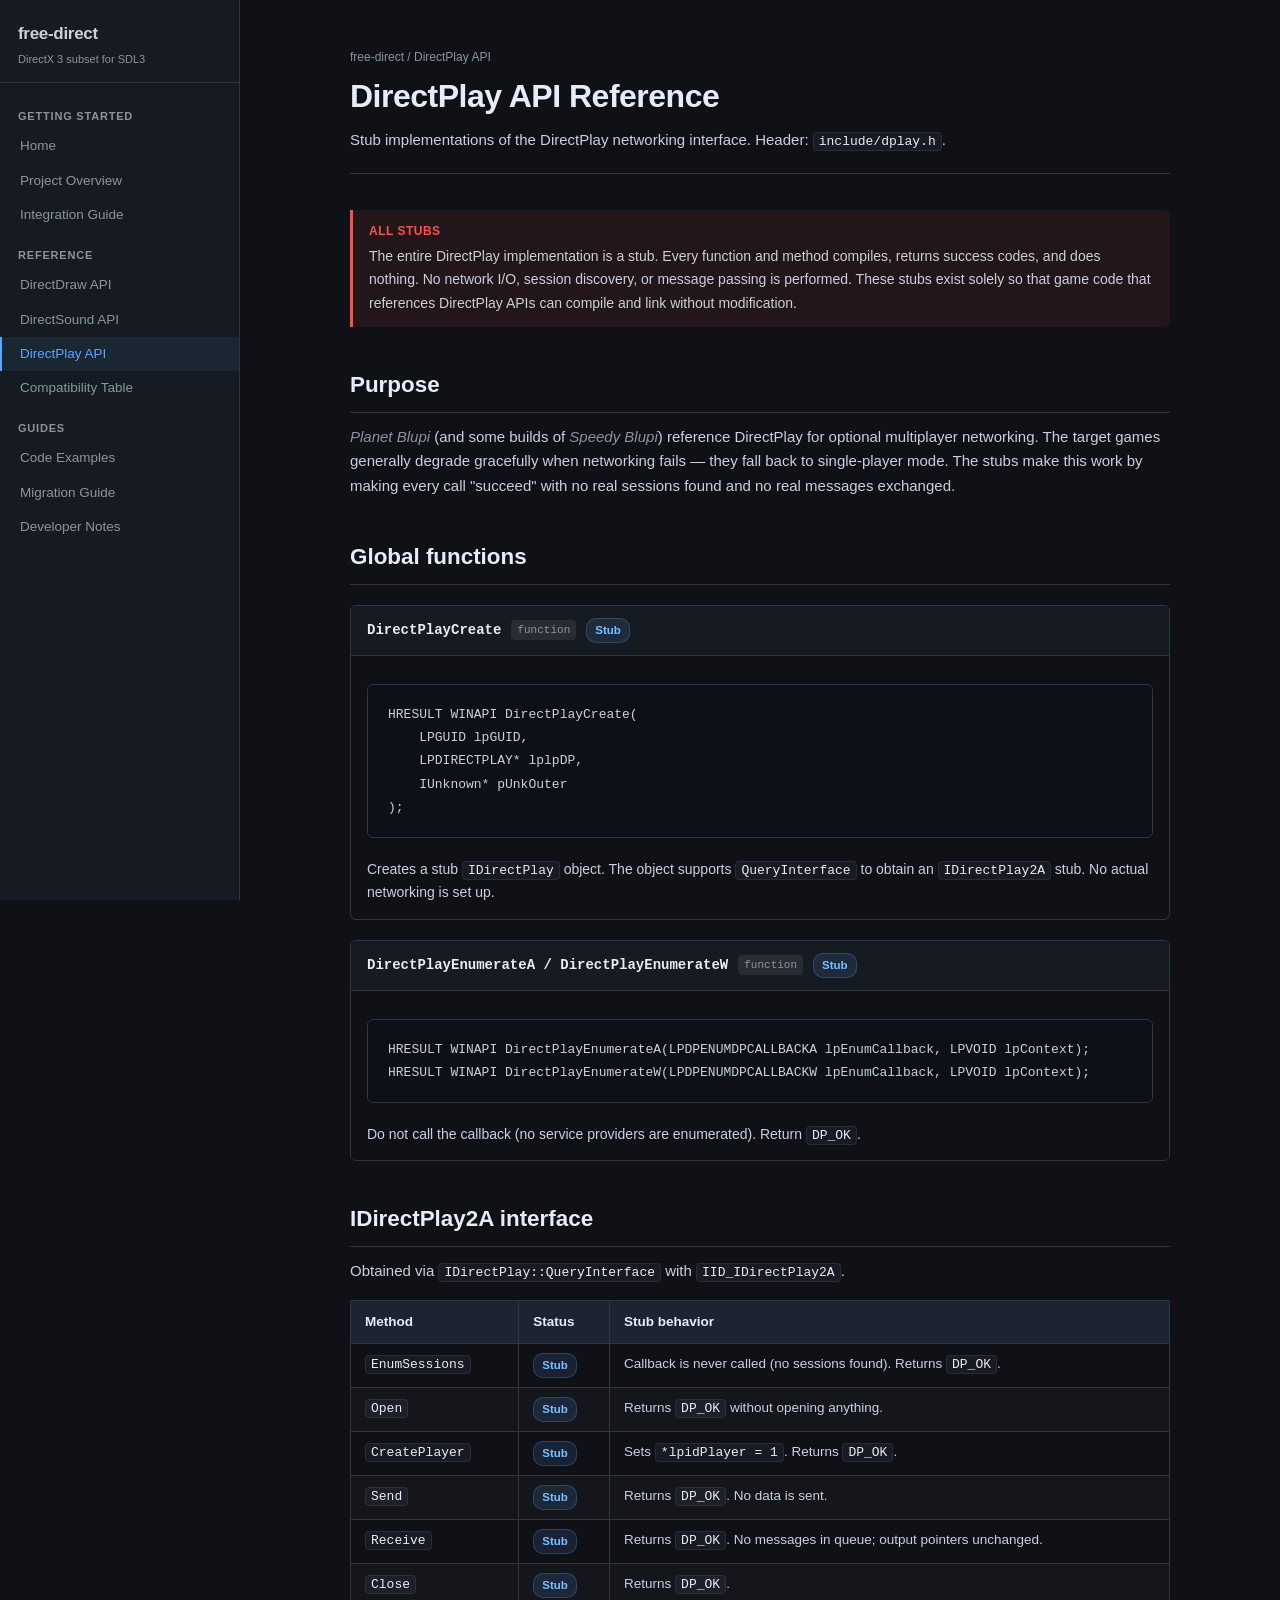
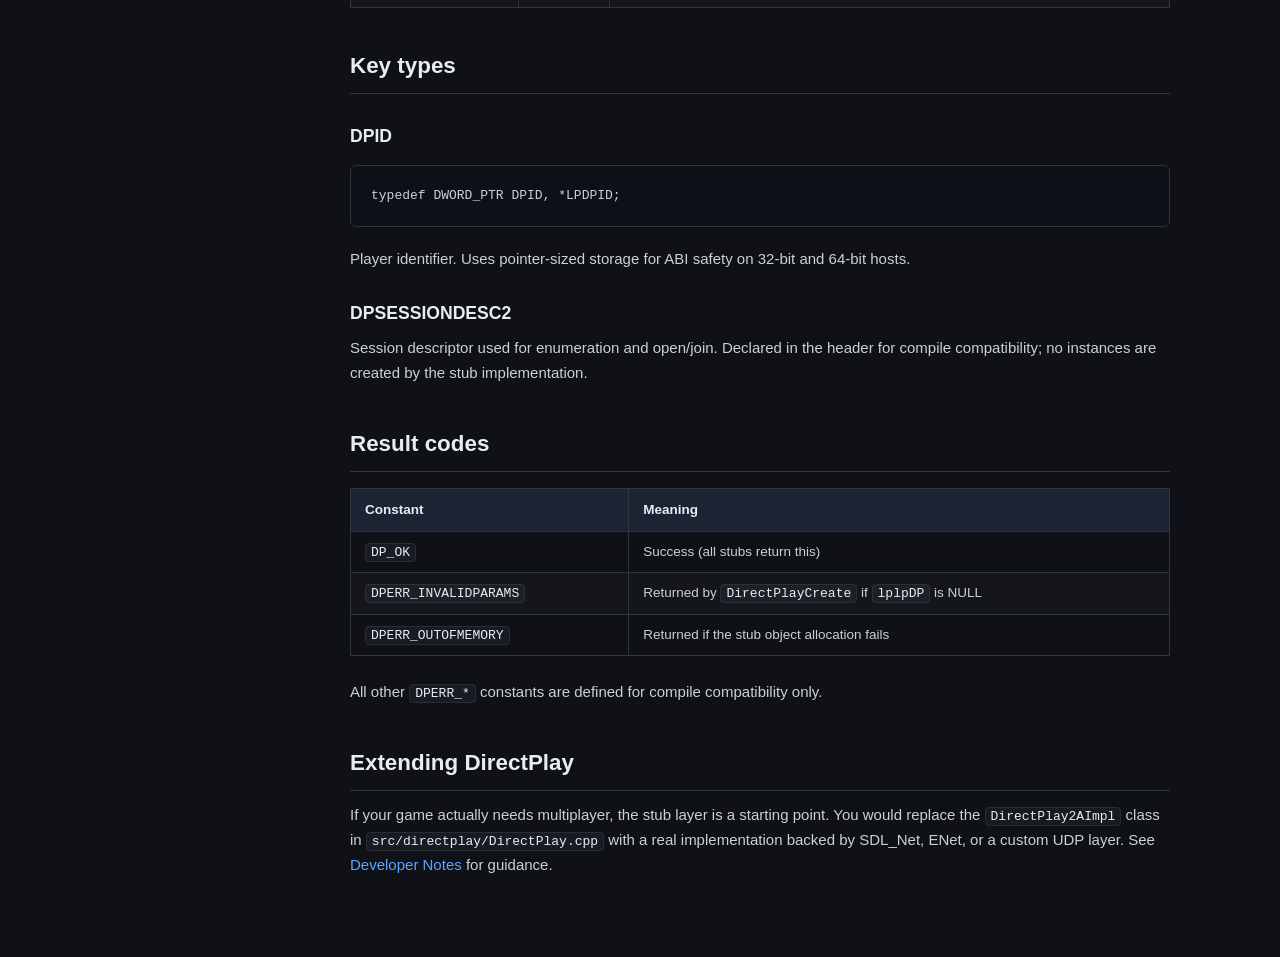
<file: api-directplay.html>
<!DOCTYPE html>
<html lang="en">
<head>
<meta charset="UTF-8">
<meta name="viewport" content="width=device-width, initial-scale=1.0">
<title>DirectPlay API — free-direct</title>
<link rel="stylesheet" href="style.css">
</head>
<body>
<div class="site-wrapper">

<aside class="sidebar">
  <div class="sidebar-logo">
    <a href="index.html">
      <span class="project-name">free-direct</span>
      <span class="project-sub">DirectX 3 subset for SDL3</span>
    </a>
  </div>
  <nav>
    <div class="nav-section-label">Getting Started</div>
    <a href="index.html">Home</a>
    <a href="overview.html">Project Overview</a>
    <a href="integration.html">Integration Guide</a>

    <div class="nav-section-label">Reference</div>
    <a href="api-directdraw.html">DirectDraw API</a>
    <a href="api-directsound.html">DirectSound API</a>
    <a href="api-directplay.html">DirectPlay API</a>
    <a href="compatibility.html">Compatibility Table</a>

    <div class="nav-section-label">Guides</div>
    <a href="examples.html">Code Examples</a>
    <a href="migration.html">Migration Guide</a>
    <a href="developer-notes.html">Developer Notes</a>
  </nav>
</aside>

<main class="main-content">
<div class="content-body">

  <div class="page-header">
    <div class="breadcrumb"><a href="index.html">free-direct</a> / DirectPlay API</div>
    <h1>DirectPlay API Reference</h1>
    <p>Stub implementations of the DirectPlay networking interface. Header: <code>include/dplay.h</code>.</p>
  </div>

  <div class="callout callout-danger">
    <div class="callout-label">All stubs</div>
    <p>
      The entire DirectPlay implementation is a stub. Every function and method compiles,
      returns success codes, and does nothing. No network I/O, session discovery, or
      message passing is performed. These stubs exist solely so that game code that
      references DirectPlay APIs can compile and link without modification.
    </p>
  </div>

  <h2>Purpose</h2>
  <p>
    <em>Planet Blupi</em> (and some builds of <em>Speedy Blupi</em>) reference DirectPlay
    for optional multiplayer networking. The target games generally degrade gracefully when
    networking fails — they fall back to single-player mode. The stubs make this work by
    making every call "succeed" with no real sessions found and no real messages exchanged.
  </p>

  <h2>Global functions</h2>

  <div class="api-entry">
    <div class="api-entry-header">
      <span class="api-entry-name">DirectPlayCreate</span>
      <span class="api-entry-kind">function</span>
      <span class="status status-stub">Stub</span>
    </div>
    <div class="api-entry-body">
      <pre><code>HRESULT WINAPI DirectPlayCreate(
    LPGUID lpGUID,
    LPDIRECTPLAY* lplpDP,
    IUnknown* pUnkOuter
);</code></pre>
      <p>
        Creates a stub <code>IDirectPlay</code> object. The object supports
        <code>QueryInterface</code> to obtain an <code>IDirectPlay2A</code> stub.
        No actual networking is set up.
      </p>
    </div>
  </div>

  <div class="api-entry">
    <div class="api-entry-header">
      <span class="api-entry-name">DirectPlayEnumerateA / DirectPlayEnumerateW</span>
      <span class="api-entry-kind">function</span>
      <span class="status status-stub">Stub</span>
    </div>
    <div class="api-entry-body">
      <pre><code>HRESULT WINAPI DirectPlayEnumerateA(LPDPENUMDPCALLBACKA lpEnumCallback, LPVOID lpContext);
HRESULT WINAPI DirectPlayEnumerateW(LPDPENUMDPCALLBACKW lpEnumCallback, LPVOID lpContext);</code></pre>
      <p>
        Do not call the callback (no service providers are enumerated). Return <code>DP_OK</code>.
      </p>
    </div>
  </div>

  <h2>IDirectPlay2A interface</h2>
  <p>Obtained via <code>IDirectPlay::QueryInterface</code> with <code>IID_IDirectPlay2A</code>.</p>

  <div class="table-wrap"><table>
    <thead>
      <tr><th>Method</th><th>Status</th><th>Stub behavior</th></tr>
    </thead>
    <tbody>
      <tr>
        <td><code>EnumSessions</code></td>
        <td><span class="status status-stub">Stub</span></td>
        <td>Callback is never called (no sessions found). Returns <code>DP_OK</code>.</td>
      </tr>
      <tr>
        <td><code>Open</code></td>
        <td><span class="status status-stub">Stub</span></td>
        <td>Returns <code>DP_OK</code> without opening anything.</td>
      </tr>
      <tr>
        <td><code>CreatePlayer</code></td>
        <td><span class="status status-stub">Stub</span></td>
        <td>Sets <code>*lpidPlayer = 1</code>. Returns <code>DP_OK</code>.</td>
      </tr>
      <tr>
        <td><code>Send</code></td>
        <td><span class="status status-stub">Stub</span></td>
        <td>Returns <code>DP_OK</code>. No data is sent.</td>
      </tr>
      <tr>
        <td><code>Receive</code></td>
        <td><span class="status status-stub">Stub</span></td>
        <td>Returns <code>DP_OK</code>. No messages in queue; output pointers unchanged.</td>
      </tr>
      <tr>
        <td><code>Close</code></td>
        <td><span class="status status-stub">Stub</span></td>
        <td>Returns <code>DP_OK</code>.</td>
      </tr>
    </tbody>
  </table></div>

  <h2>Key types</h2>
  <h3>DPID</h3>
  <pre><code>typedef DWORD_PTR DPID, *LPDPID;</code></pre>
  <p>Player identifier. Uses pointer-sized storage for ABI safety on 32-bit and 64-bit hosts.</p>

  <h3>DPSESSIONDESC2</h3>
  <p>Session descriptor used for enumeration and open/join. Declared in the header for compile compatibility; no instances are created by the stub implementation.</p>

  <h2>Result codes</h2>
  <div class="table-wrap"><table>
    <thead><tr><th>Constant</th><th>Meaning</th></tr></thead>
    <tbody>
      <tr><td><code>DP_OK</code></td><td>Success (all stubs return this)</td></tr>
      <tr><td><code>DPERR_INVALIDPARAMS</code></td><td>Returned by <code>DirectPlayCreate</code> if <code>lplpDP</code> is NULL</td></tr>
      <tr><td><code>DPERR_OUTOFMEMORY</code></td><td>Returned if the stub object allocation fails</td></tr>
    </tbody>
  </table></div>
  <p>All other <code>DPERR_*</code> constants are defined for compile compatibility only.</p>

  <h2>Extending DirectPlay</h2>
  <p>
    If your game actually needs multiplayer, the stub layer is a starting point.
    You would replace the <code>DirectPlay2AImpl</code> class in
    <code>src/directplay/DirectPlay.cpp</code> with a real implementation backed
    by SDL_Net, ENet, or a custom UDP layer.
    See <a href="developer-notes.html">Developer Notes</a> for guidance.
  </p>

</div>
</main>
</div>
<script src="nav.js"></script>
</body>
</html>
</file>
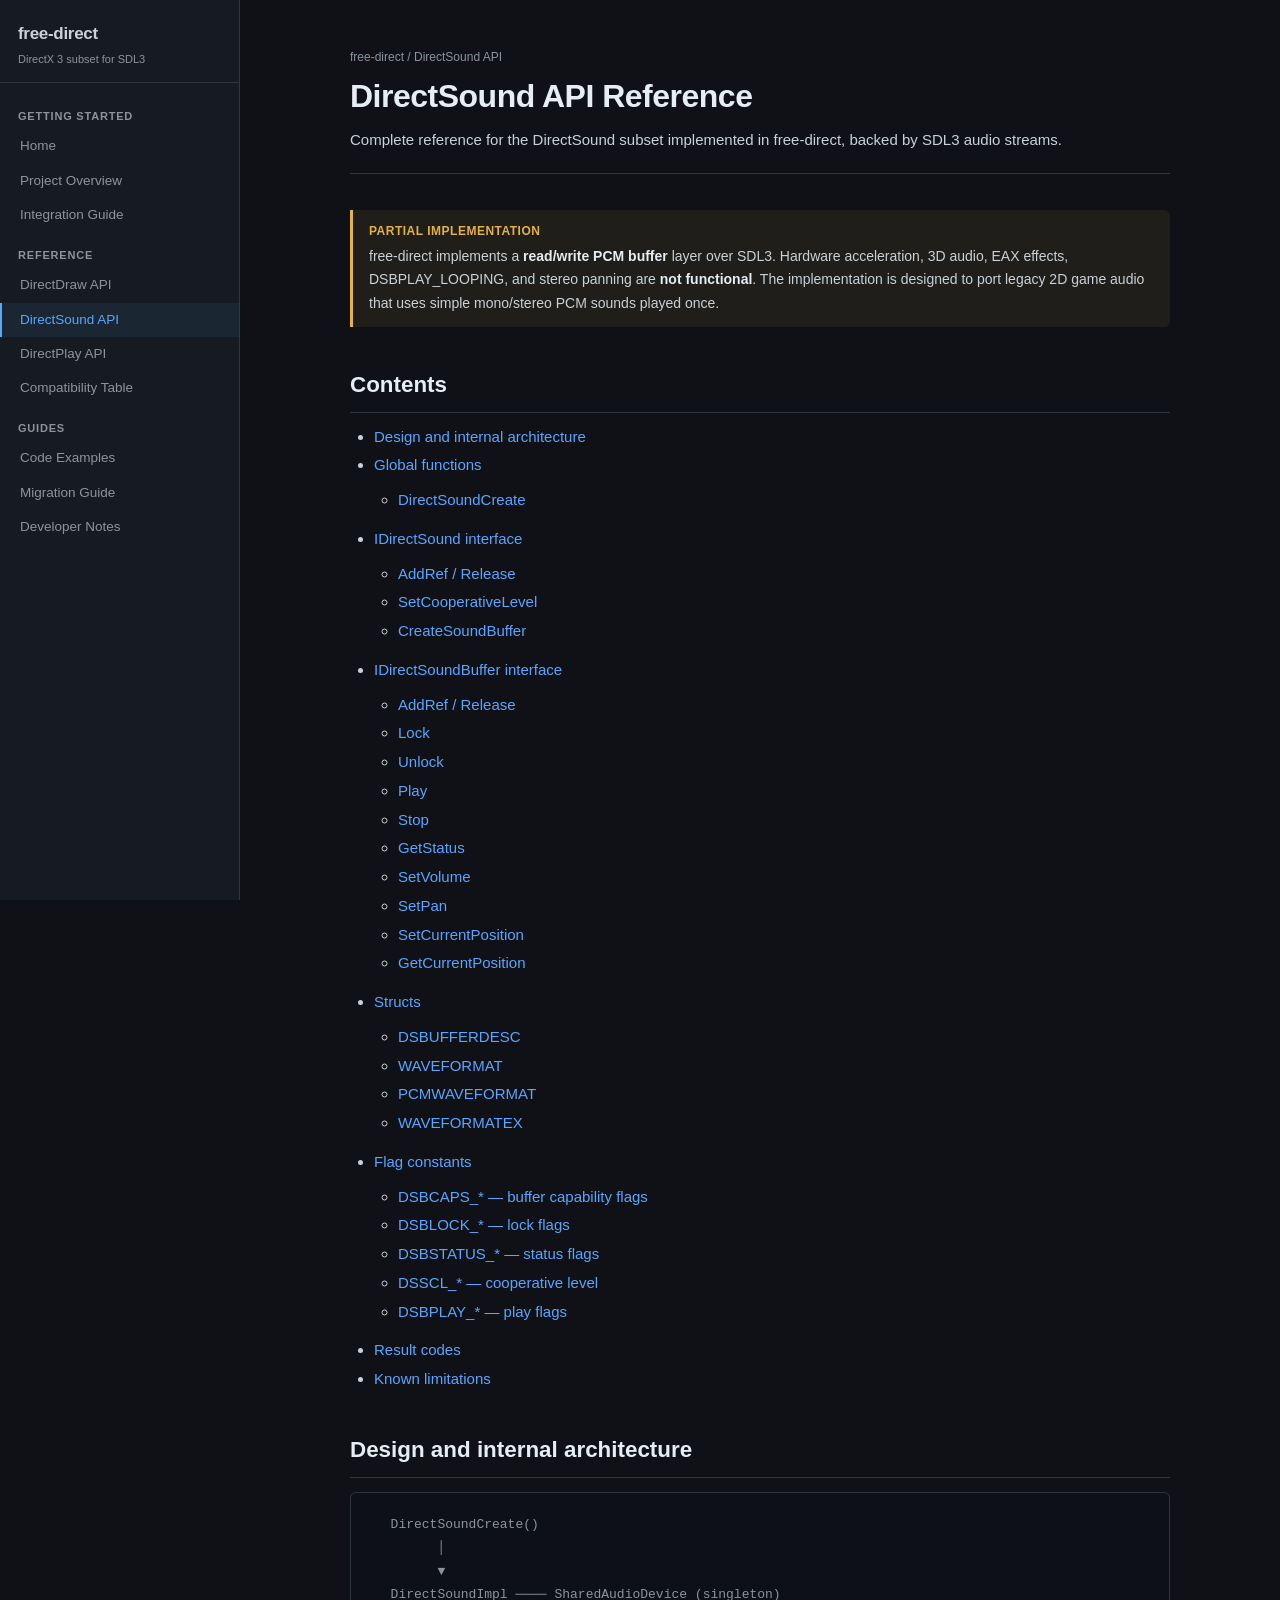
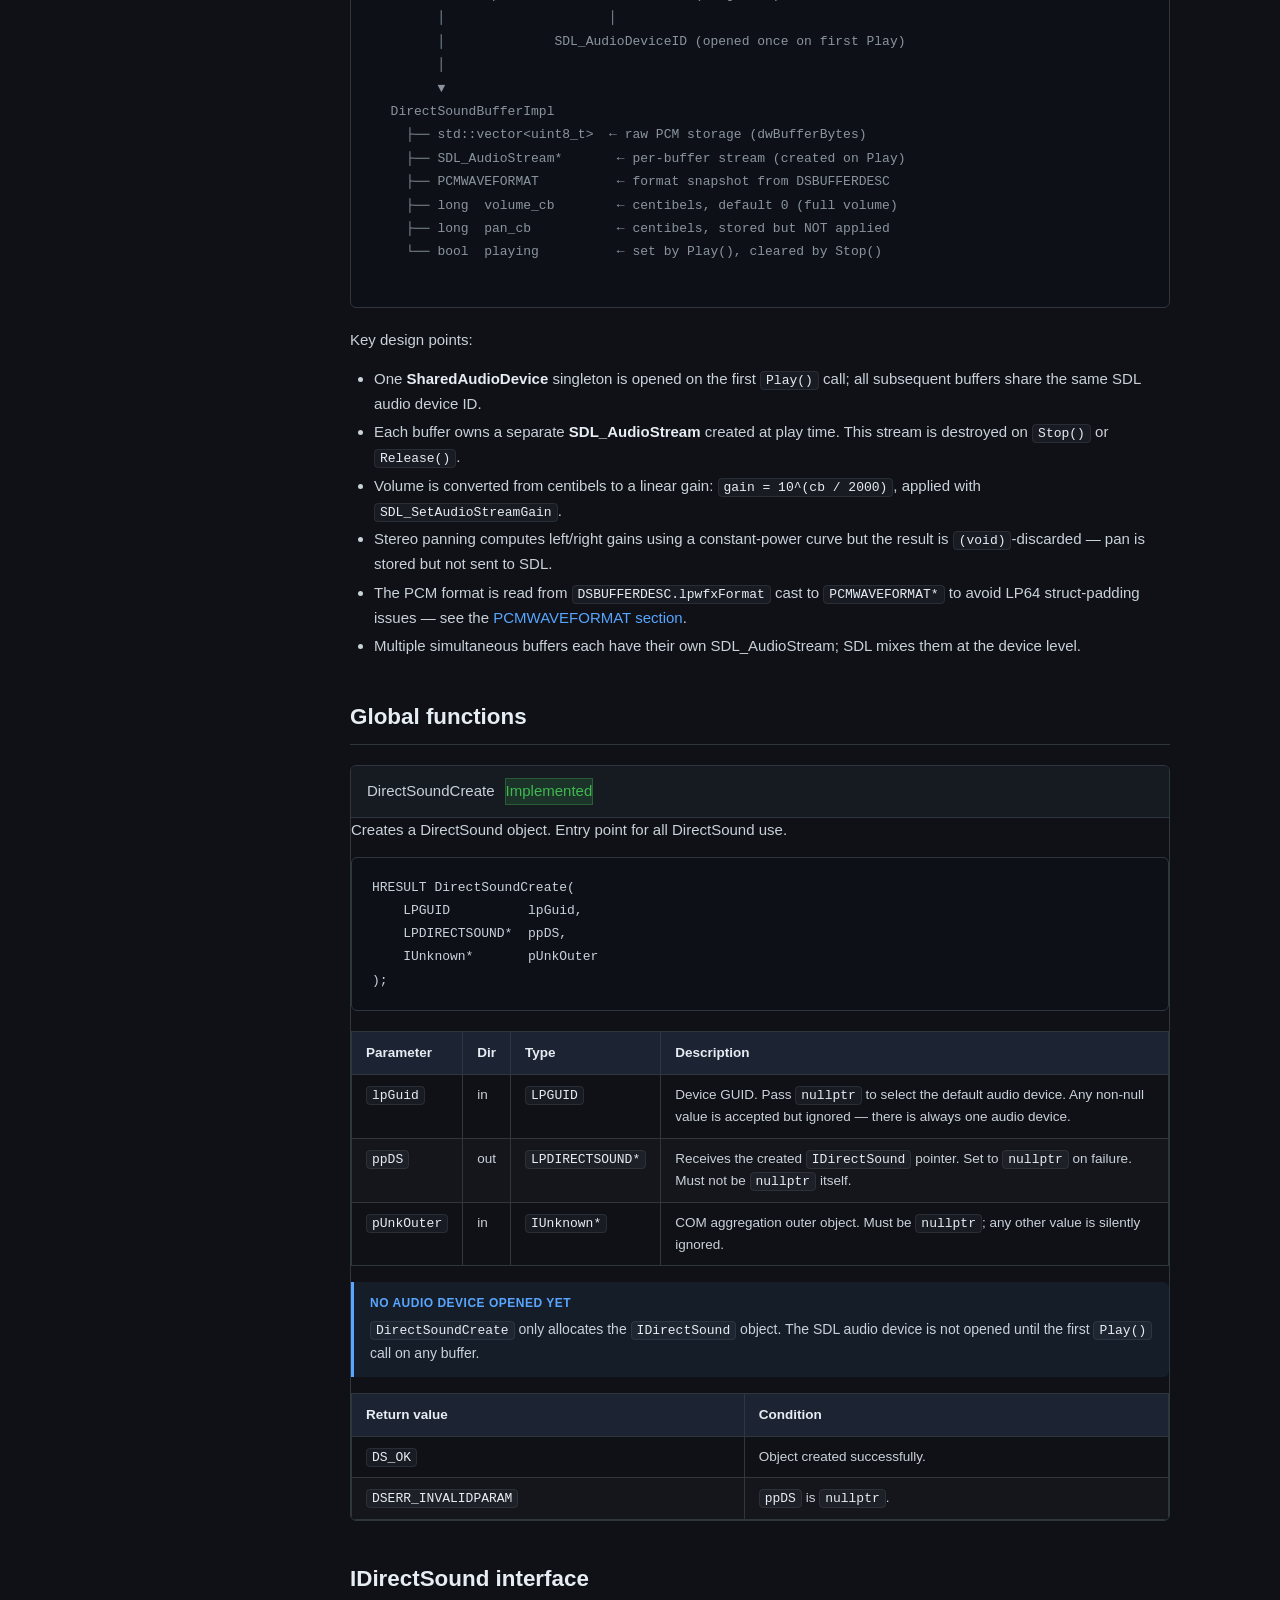
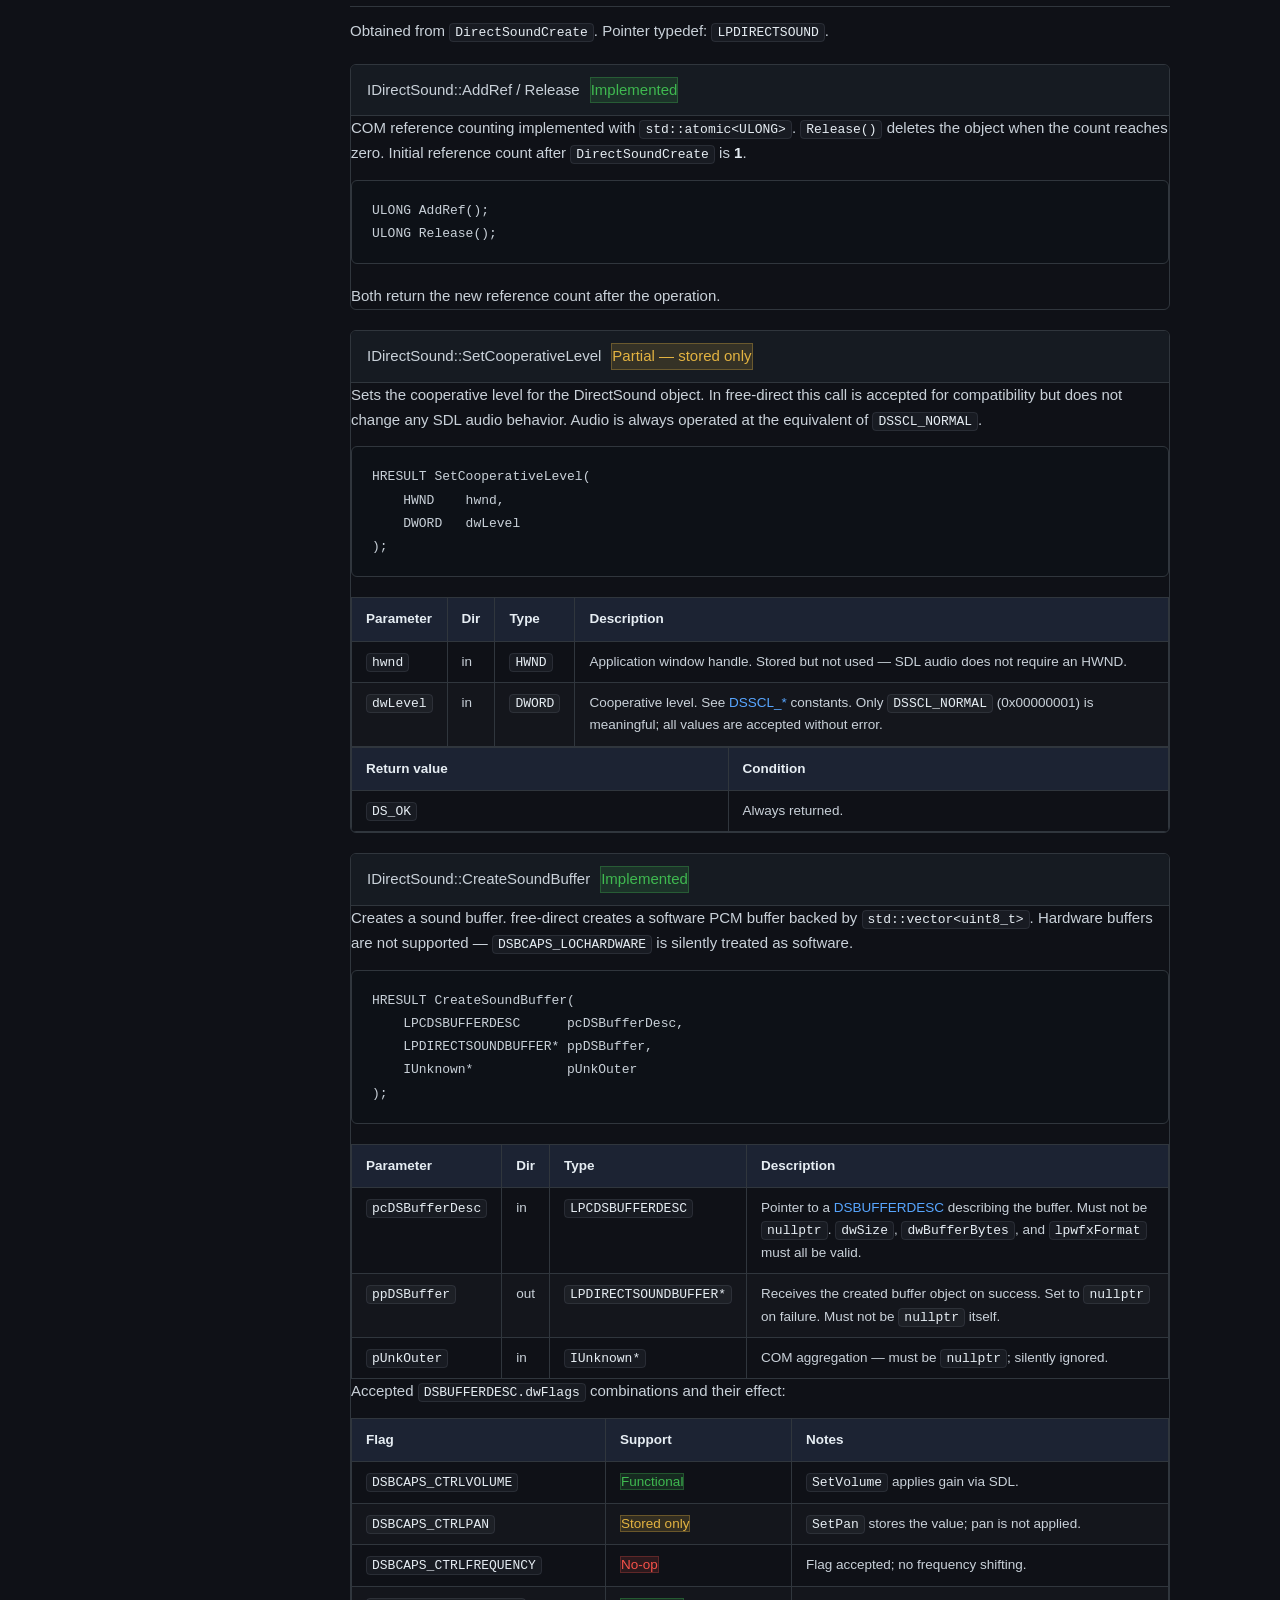
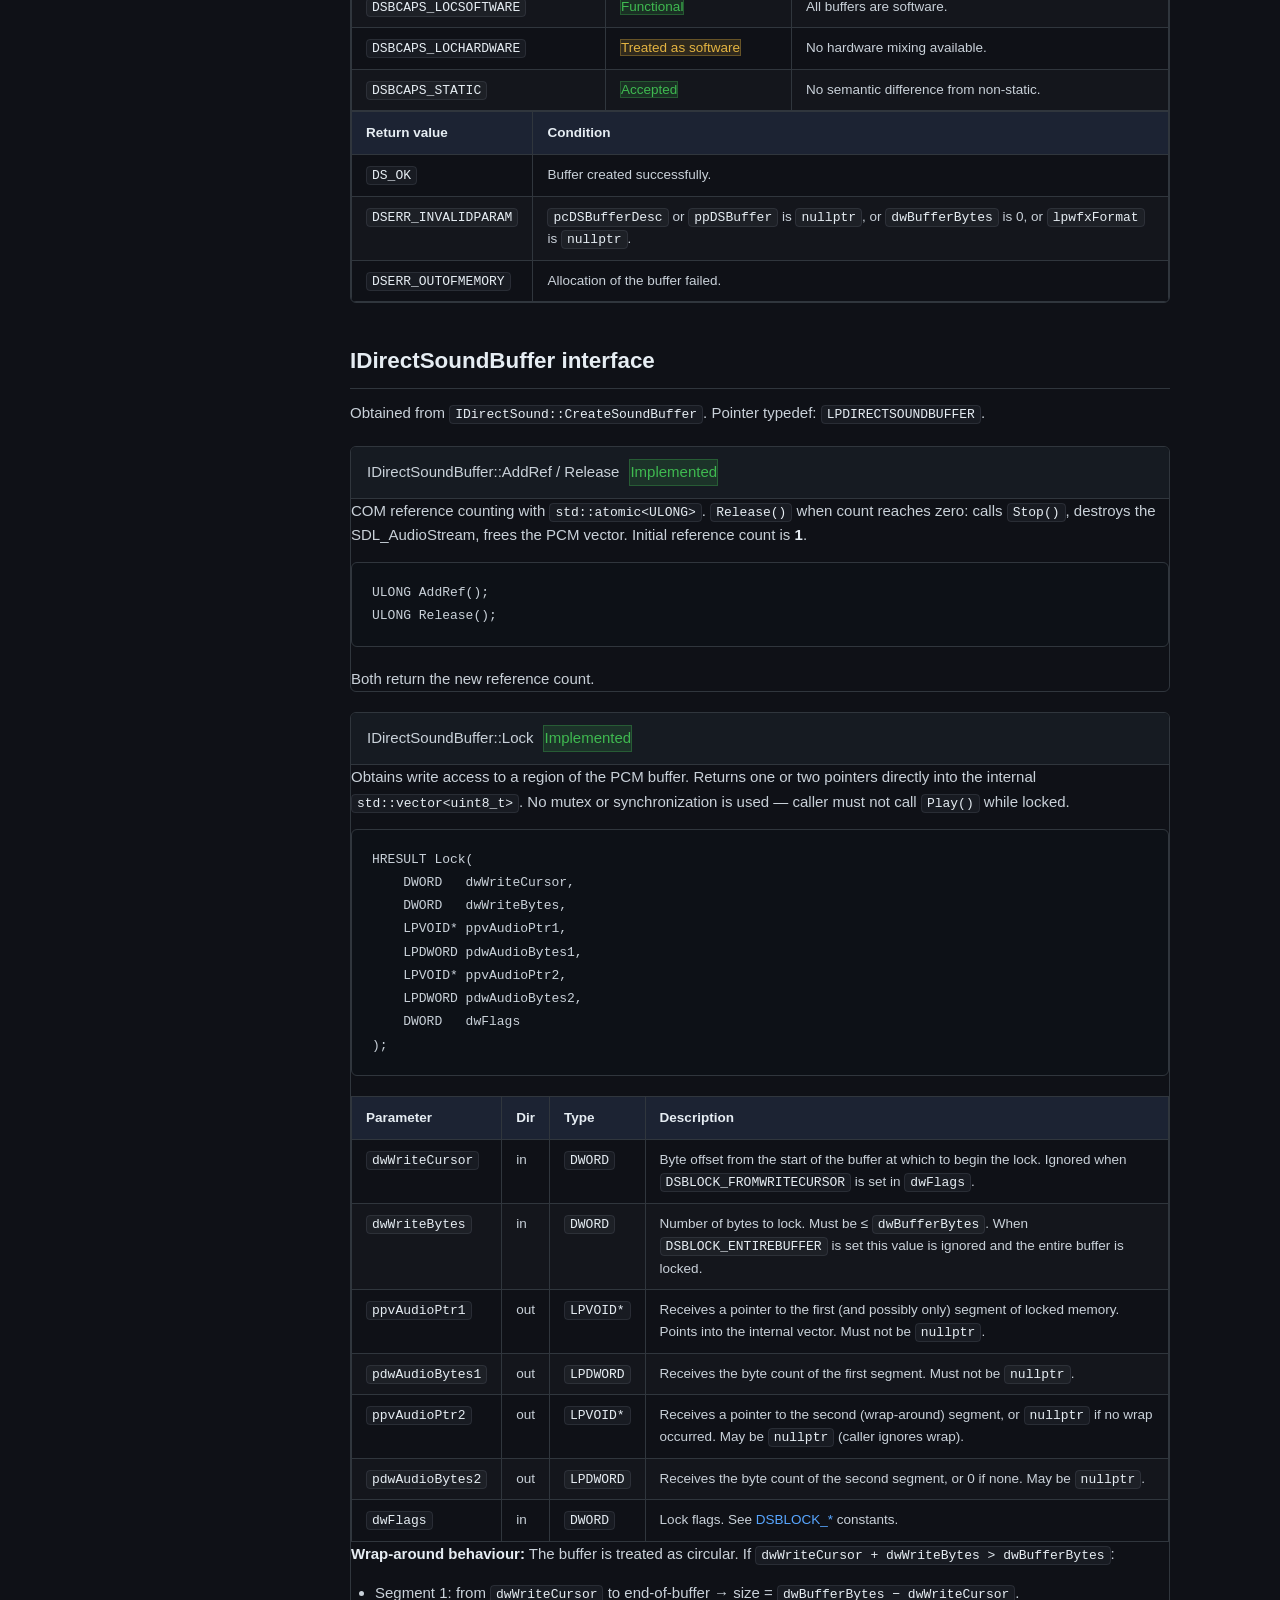
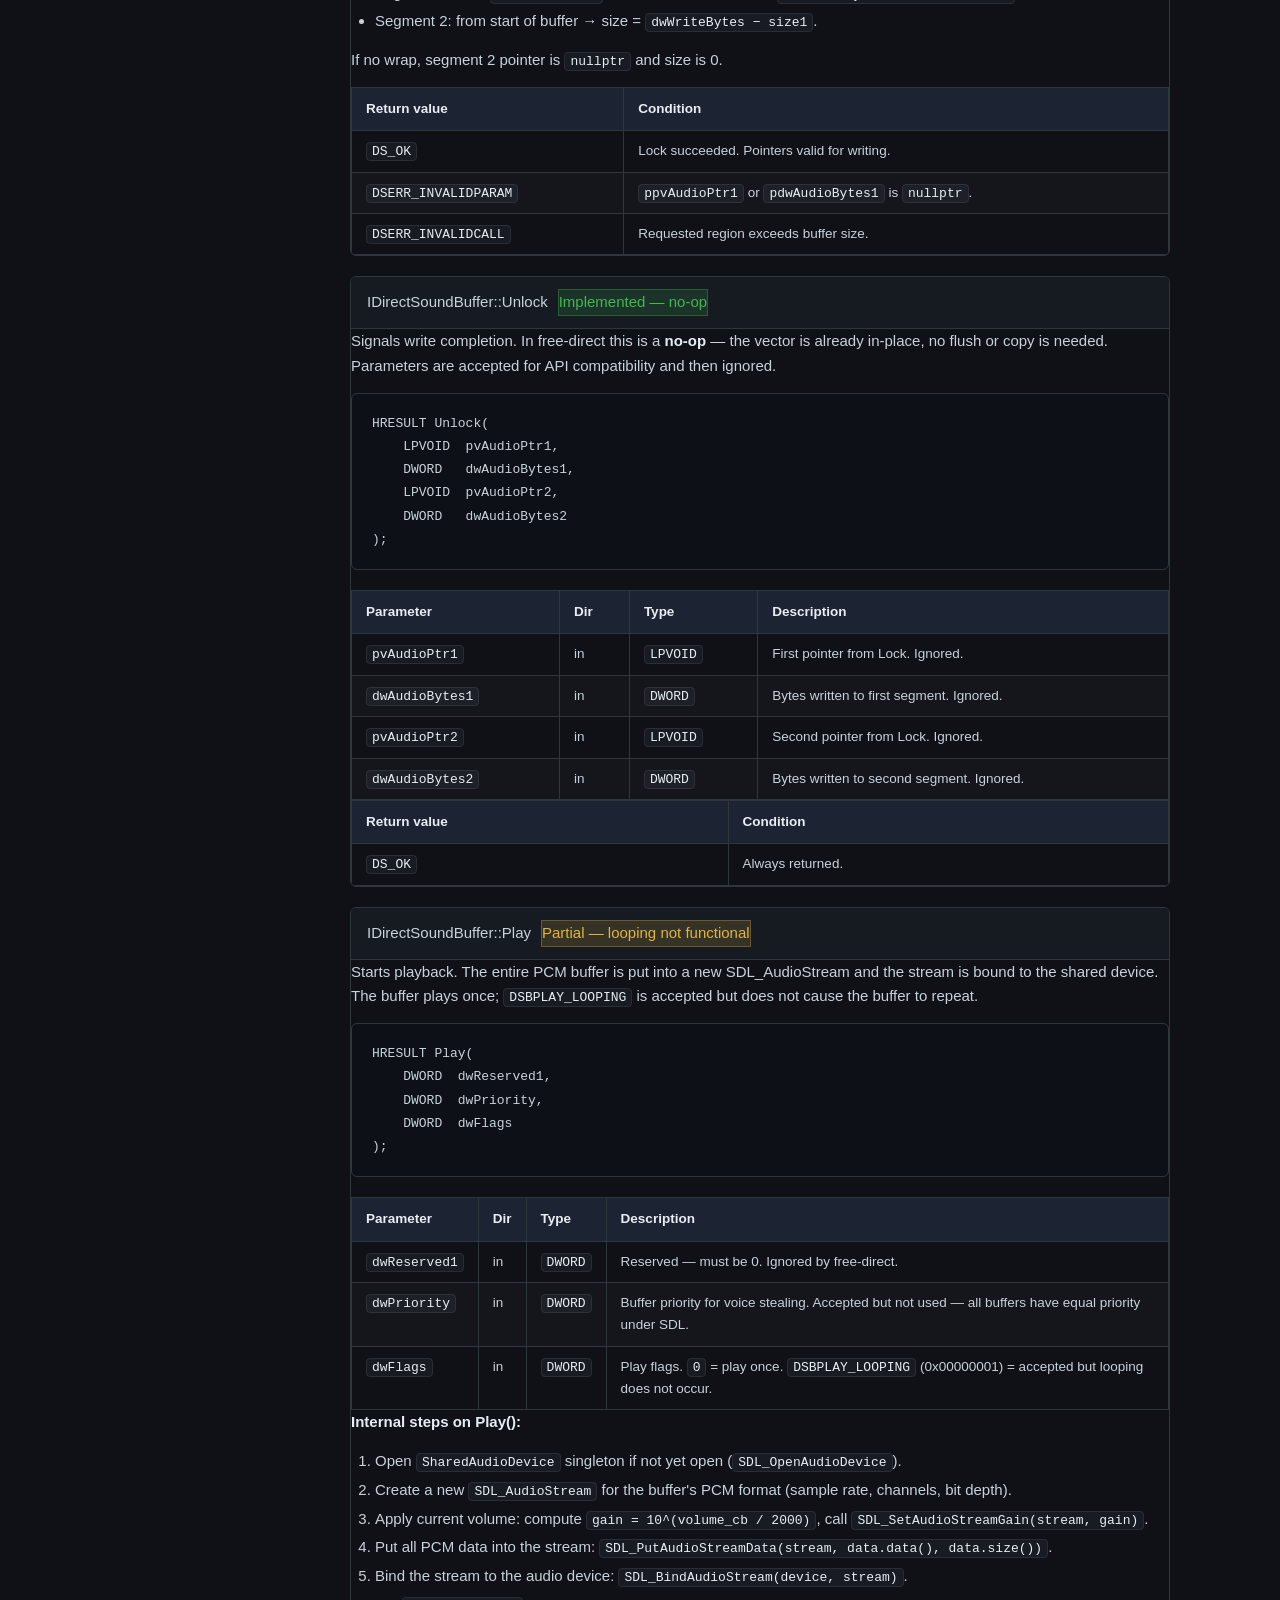
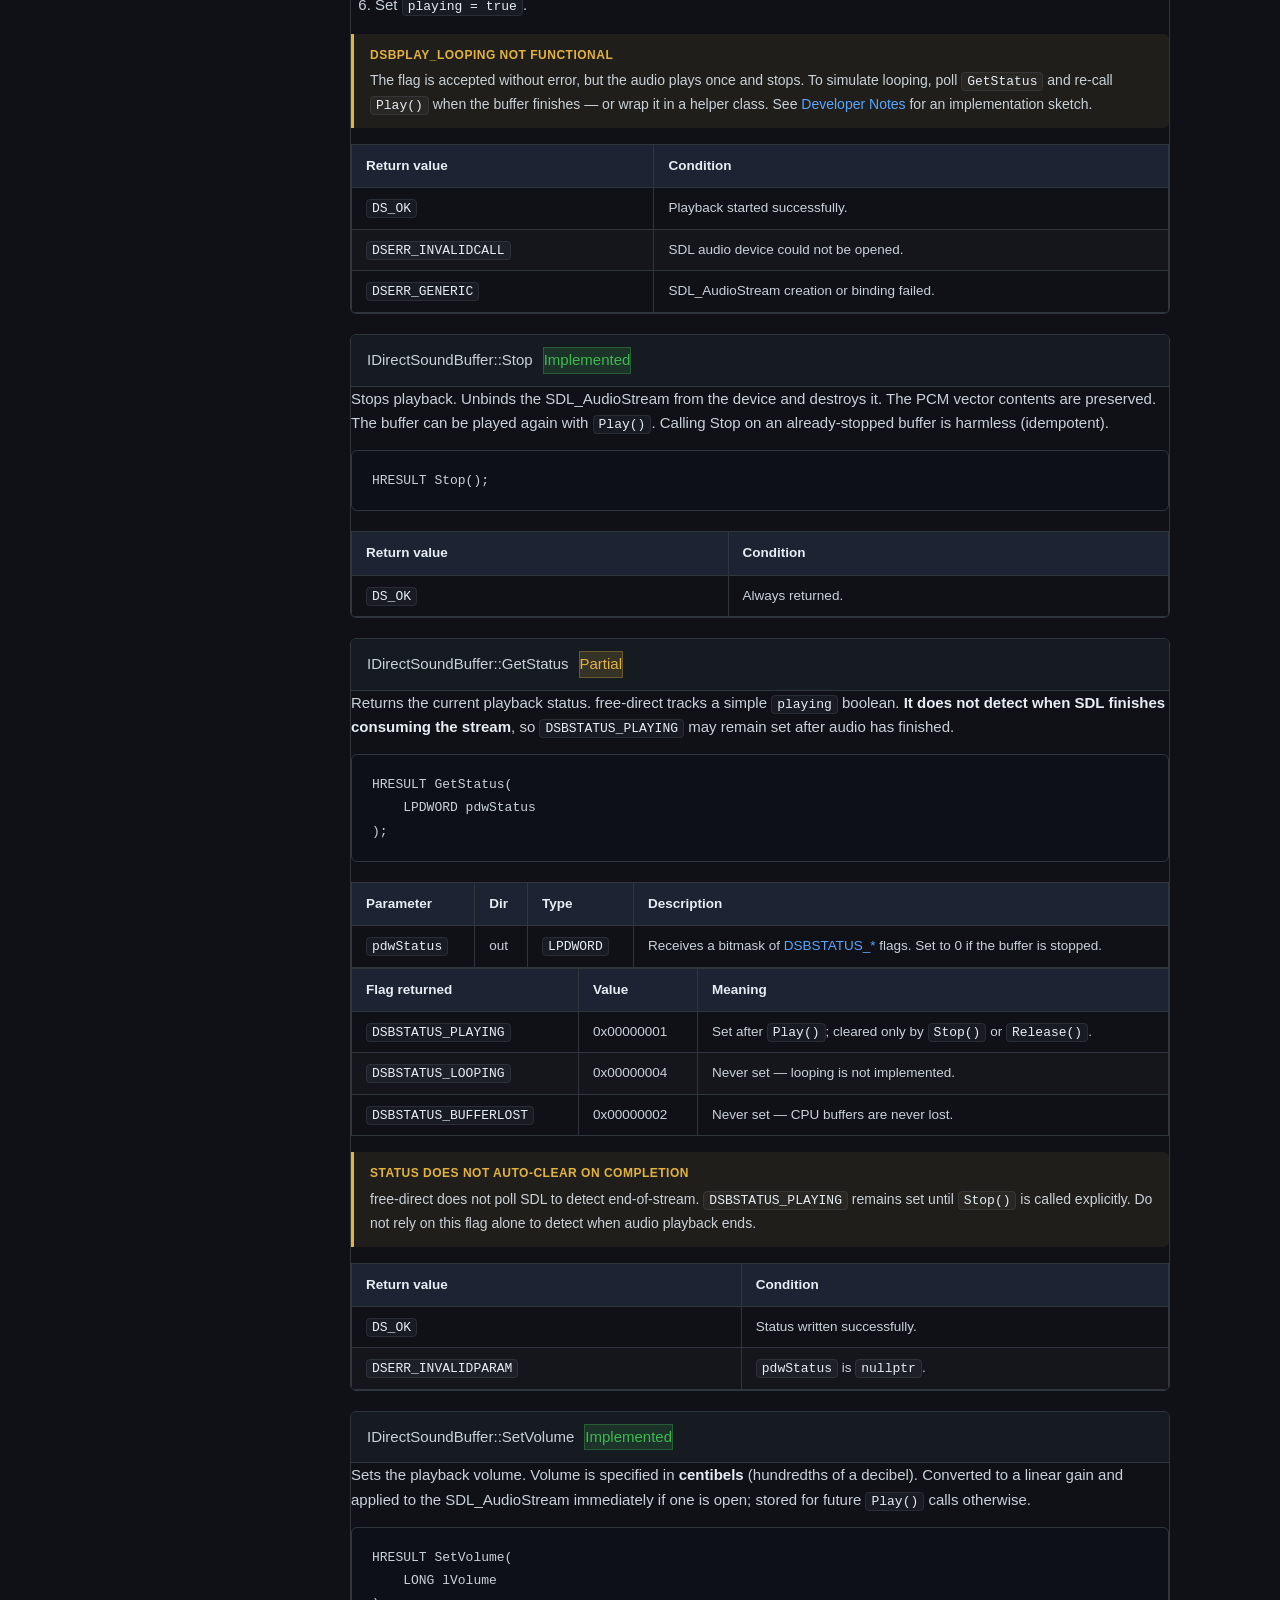
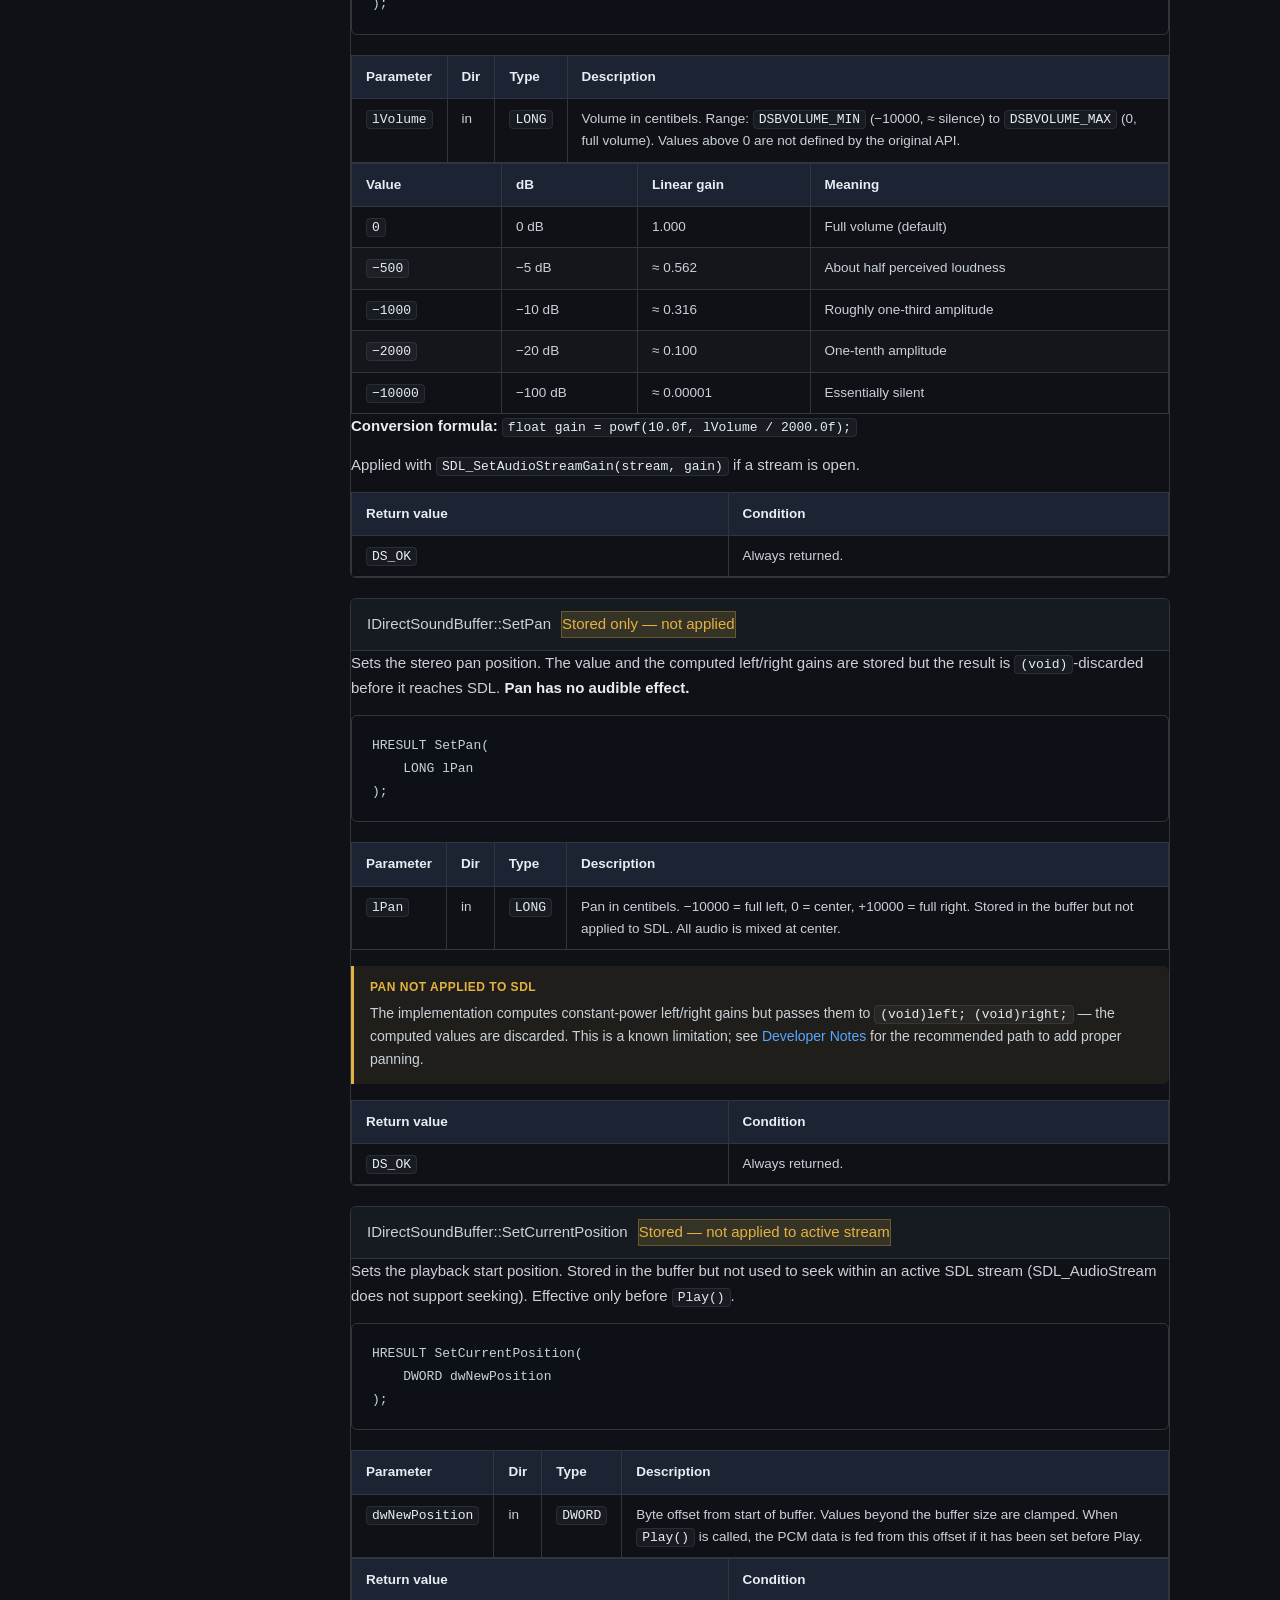
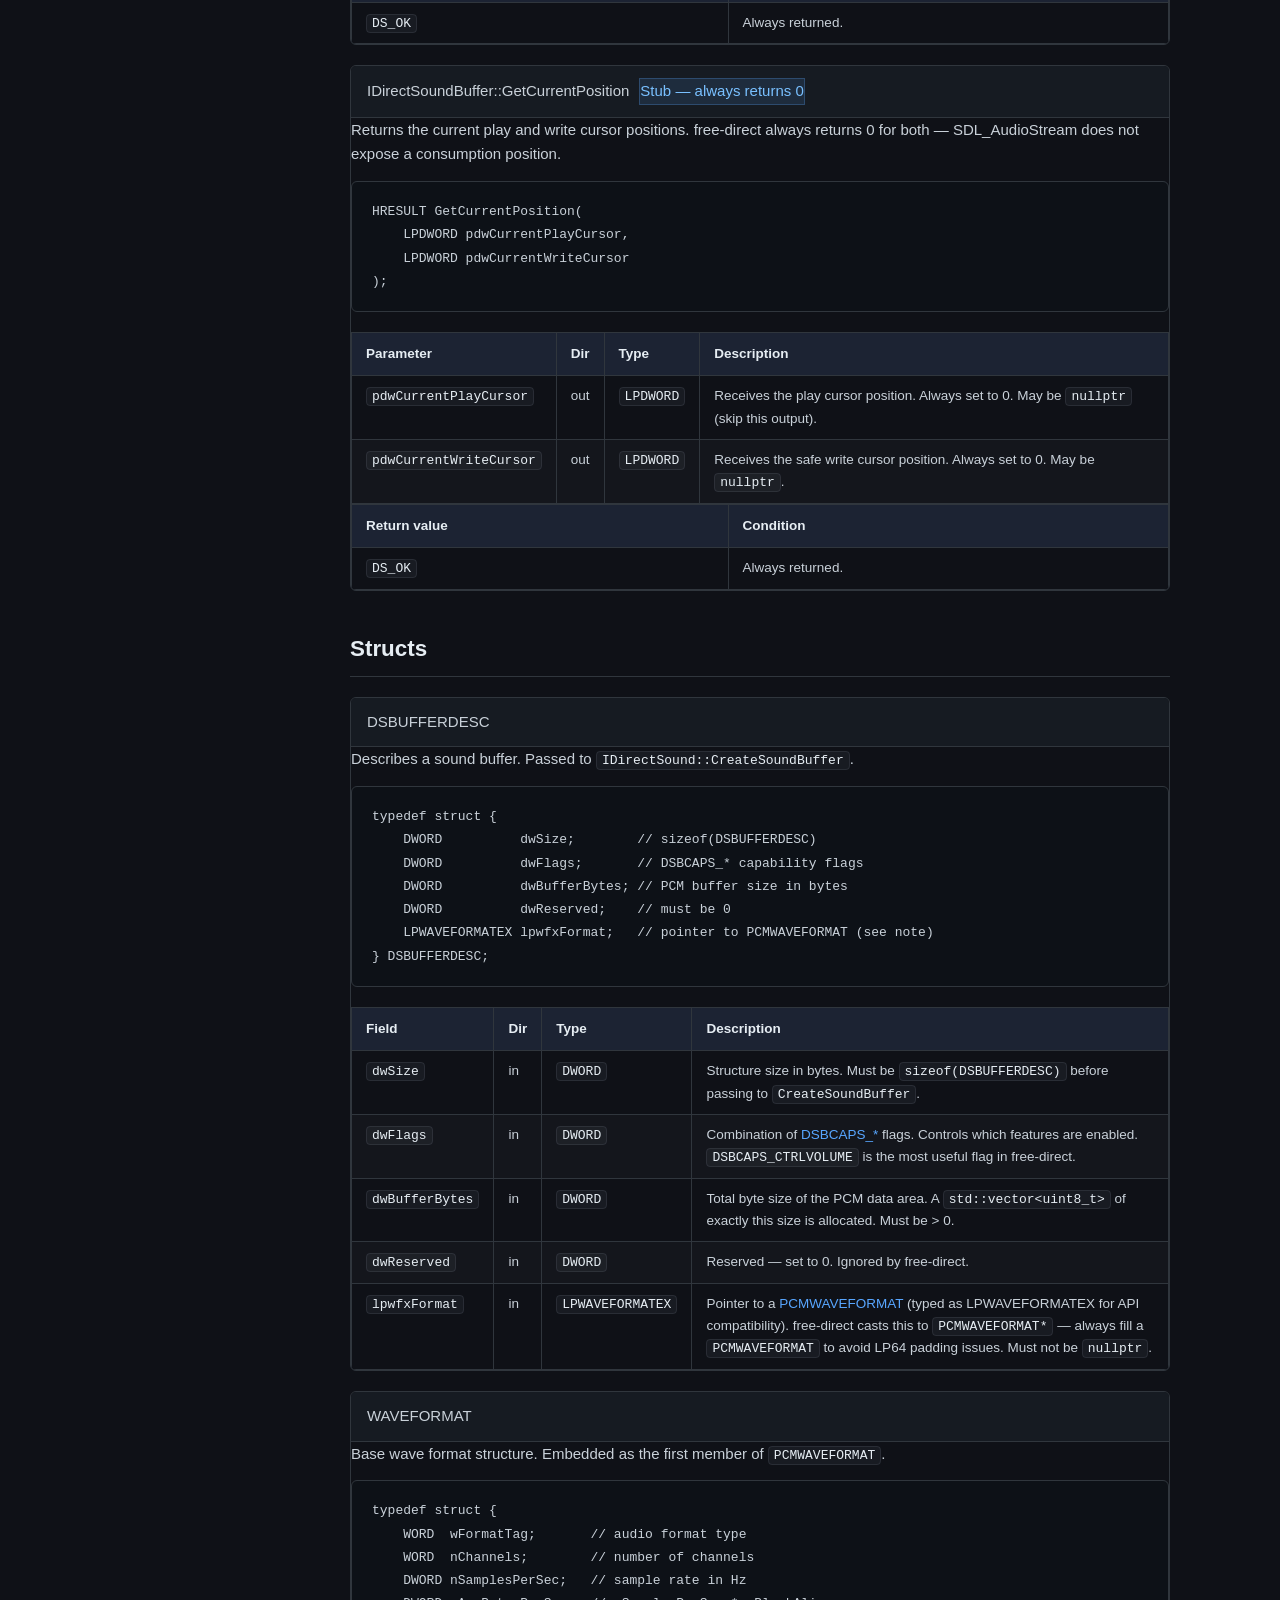
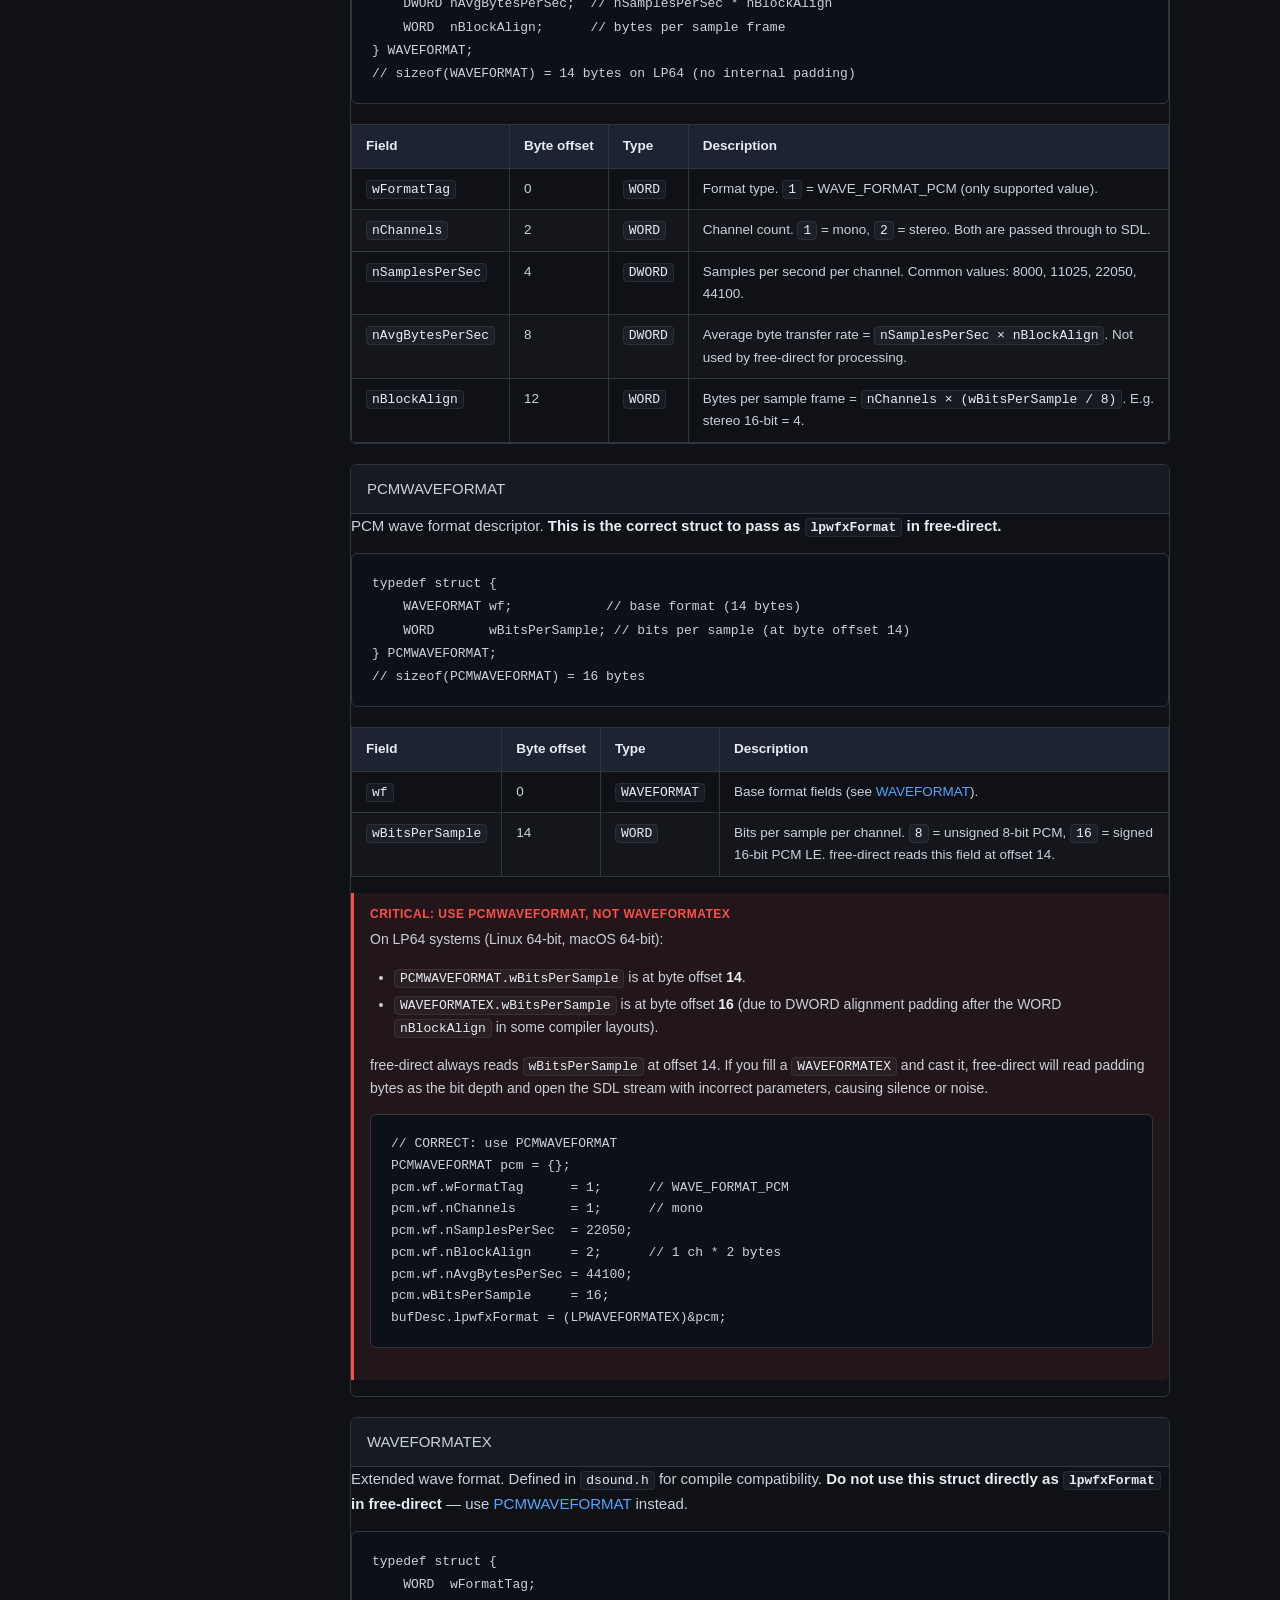
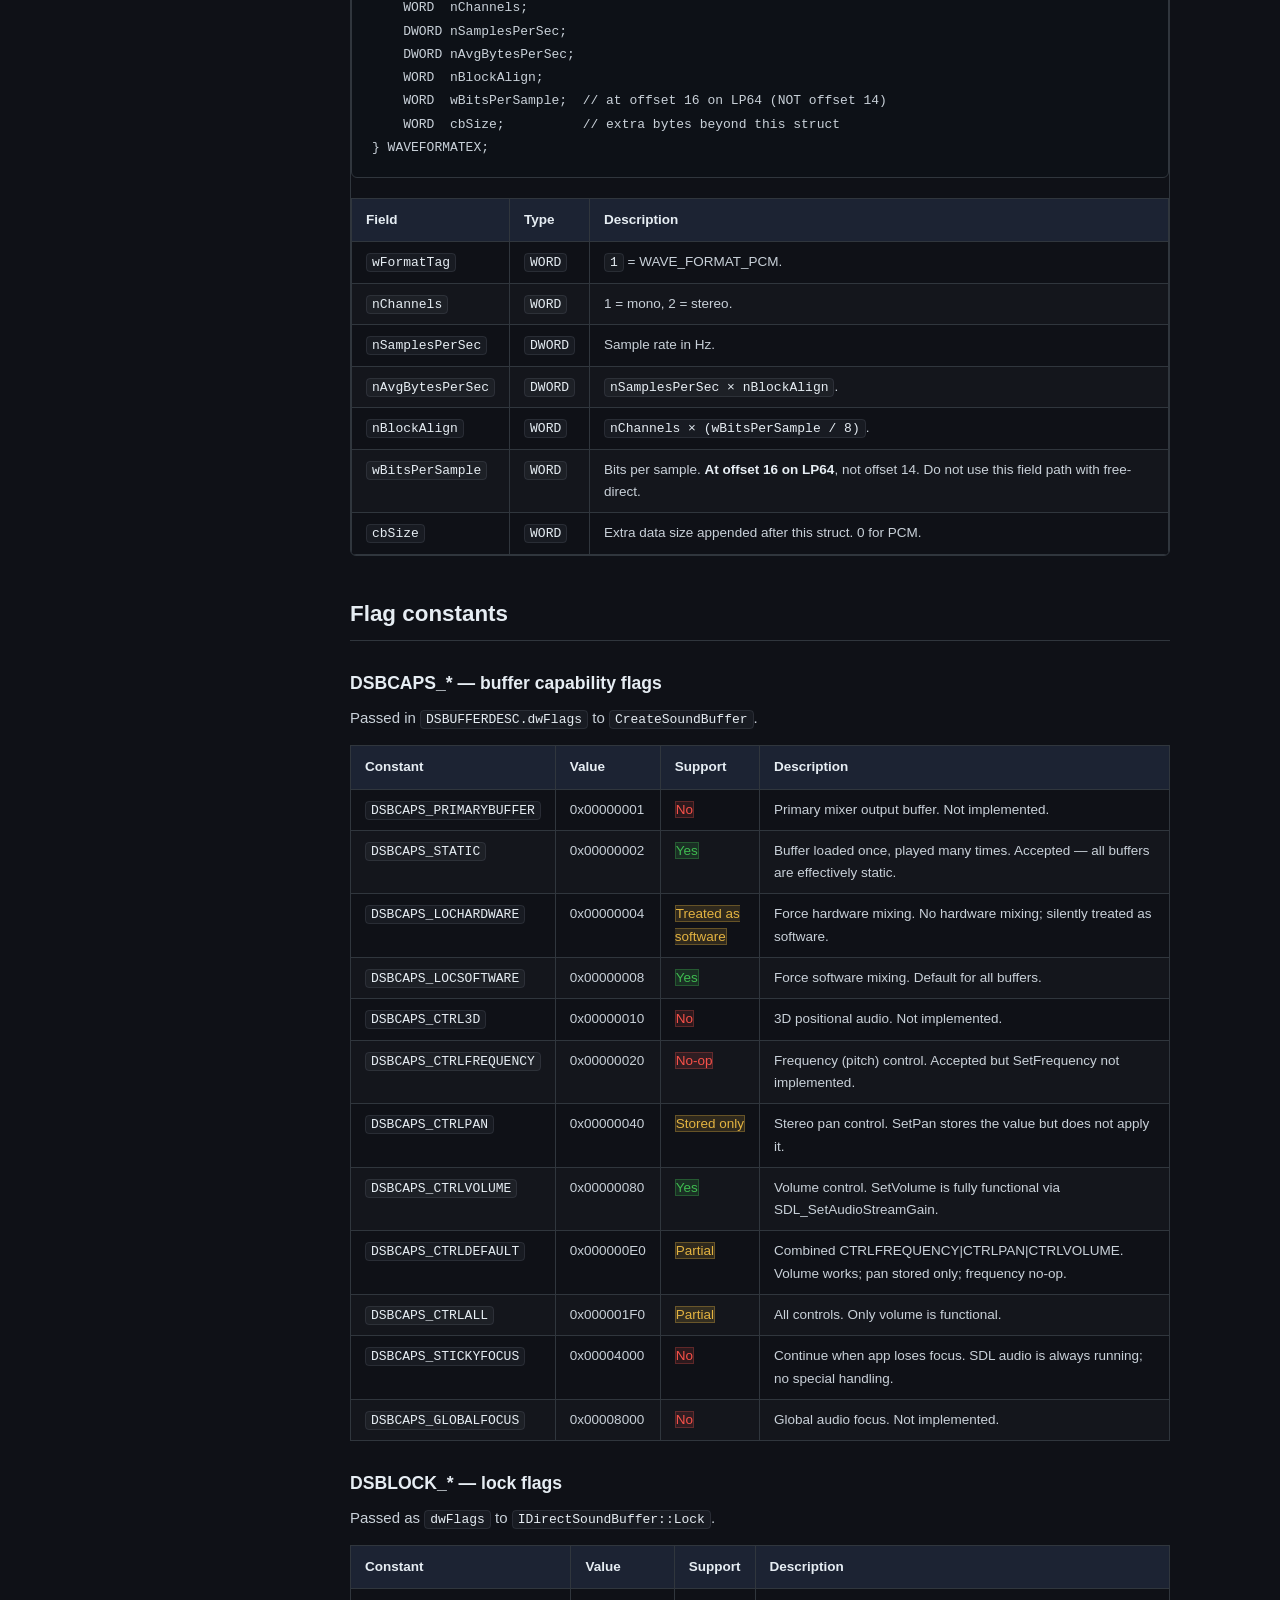
<file: api-directsound.html>
<!DOCTYPE html>
<html lang="en">
<head>
<meta charset="UTF-8">
<meta name="viewport" content="width=device-width, initial-scale=1.0">
<title>DirectSound API — free-direct</title>
<link rel="stylesheet" href="style.css">
</head>
<body>
<div class="site-wrapper">

<aside class="sidebar">
  <div class="sidebar-logo">
    <a href="index.html">
      <span class="project-name">free-direct</span>
      <span class="project-sub">DirectX 3 subset for SDL3</span>
    </a>
  </div>
  <nav>
    <div class="nav-section-label">Getting Started</div>
    <a href="index.html">Home</a>
    <a href="overview.html">Project Overview</a>
    <a href="integration.html">Integration Guide</a>

    <div class="nav-section-label">Reference</div>
    <a href="api-directdraw.html">DirectDraw API</a>
    <a href="api-directsound.html">DirectSound API</a>
    <a href="api-directplay.html">DirectPlay API</a>
    <a href="compatibility.html">Compatibility Table</a>

    <div class="nav-section-label">Guides</div>
    <a href="examples.html">Code Examples</a>
    <a href="migration.html">Migration Guide</a>
    <a href="developer-notes.html">Developer Notes</a>
  </nav>
</aside>

<main class="main-content">
<div class="content-body">

  <div class="page-header">
    <div class="breadcrumb"><a href="index.html">free-direct</a> / DirectSound API</div>
    <h1>DirectSound API Reference</h1>
    <p>Complete reference for the DirectSound subset implemented in free-direct, backed by SDL3 audio streams.</p>
  </div>

  <div class="callout callout-warn">
    <div class="callout-label">Partial implementation</div>
    <p>
      free-direct implements a <strong>read/write PCM buffer</strong> layer over SDL3.
      Hardware acceleration, 3D audio, EAX effects, DSBPLAY_LOOPING, and stereo panning
      are <strong>not functional</strong>. The implementation is designed to port legacy 2D
      game audio that uses simple mono/stereo PCM sounds played once.
    </p>
  </div>

  <h2>Contents</h2>
  <ul>
    <li><a href="#design">Design and internal architecture</a></li>
    <li><a href="#global-functions">Global functions</a>
      <ul><li><a href="#DirectSoundCreate">DirectSoundCreate</a></li></ul>
    </li>
    <li><a href="#IDirectSound">IDirectSound interface</a>
      <ul>
        <li><a href="#ds-AddRef">AddRef / Release</a></li>
        <li><a href="#ds-SetCooperativeLevel">SetCooperativeLevel</a></li>
        <li><a href="#ds-CreateSoundBuffer">CreateSoundBuffer</a></li>
      </ul>
    </li>
    <li><a href="#IDirectSoundBuffer">IDirectSoundBuffer interface</a>
      <ul>
        <li><a href="#dsb-AddRef">AddRef / Release</a></li>
        <li><a href="#dsb-Lock">Lock</a></li>
        <li><a href="#dsb-Unlock">Unlock</a></li>
        <li><a href="#dsb-Play">Play</a></li>
        <li><a href="#dsb-Stop">Stop</a></li>
        <li><a href="#dsb-GetStatus">GetStatus</a></li>
        <li><a href="#dsb-SetVolume">SetVolume</a></li>
        <li><a href="#dsb-SetPan">SetPan</a></li>
        <li><a href="#dsb-SetCurrentPosition">SetCurrentPosition</a></li>
        <li><a href="#dsb-GetCurrentPosition">GetCurrentPosition</a></li>
      </ul>
    </li>
    <li><a href="#structs">Structs</a>
      <ul>
        <li><a href="#DSBUFFERDESC">DSBUFFERDESC</a></li>
        <li><a href="#WAVEFORMAT">WAVEFORMAT</a></li>
        <li><a href="#PCMWAVEFORMAT">PCMWAVEFORMAT</a></li>
        <li><a href="#WAVEFORMATEX">WAVEFORMATEX</a></li>
      </ul>
    </li>
    <li><a href="#flags">Flag constants</a>
      <ul>
        <li><a href="#DSBCAPS">DSBCAPS_* — buffer capability flags</a></li>
        <li><a href="#DSBLOCK">DSBLOCK_* — lock flags</a></li>
        <li><a href="#DSBSTATUS">DSBSTATUS_* — status flags</a></li>
        <li><a href="#DSSCL">DSSCL_* — cooperative level</a></li>
        <li><a href="#DSBPLAY">DSBPLAY_* — play flags</a></li>
      </ul>
    </li>
    <li><a href="#result-codes">Result codes</a></li>
    <li><a href="#limitations">Known limitations</a></li>
  </ul>

  <!-- ═══════════════════════════════════════════════════════════════ -->
  <h2 id="design">Design and internal architecture</h2>

  <pre class="arch-diagram">
  DirectSoundCreate()
        │
        ▼
  DirectSoundImpl ──── SharedAudioDevice (singleton)
        │                     │
        │              SDL_AudioDeviceID (opened once on first Play)
        │
        ▼
  DirectSoundBufferImpl
    ├── std::vector&lt;uint8_t&gt;  ← raw PCM storage (dwBufferBytes)
    ├── SDL_AudioStream*       ← per-buffer stream (created on Play)
    ├── PCMWAVEFORMAT          ← format snapshot from DSBUFFERDESC
    ├── long  volume_cb        ← centibels, default 0 (full volume)
    ├── long  pan_cb           ← centibels, stored but NOT applied
    └── bool  playing          ← set by Play(), cleared by Stop()
  </pre>

  <p>Key design points:</p>
  <ul>
    <li>One <strong>SharedAudioDevice</strong> singleton is opened on the first <code>Play()</code> call; all subsequent buffers share the same SDL audio device ID.</li>
    <li>Each buffer owns a separate <strong>SDL_AudioStream</strong> created at play time. This stream is destroyed on <code>Stop()</code> or <code>Release()</code>.</li>
    <li>Volume is converted from centibels to a linear gain: <code>gain = 10^(cb / 2000)</code>, applied with <code>SDL_SetAudioStreamGain</code>.</li>
    <li>Stereo panning computes left/right gains using a constant-power curve but the result is <code>(void)</code>-discarded — pan is stored but not sent to SDL.</li>
    <li>The PCM format is read from <code>DSBUFFERDESC.lpwfxFormat</code> cast to <code>PCMWAVEFORMAT*</code> to avoid LP64 struct-padding issues — see the <a href="#PCMWAVEFORMAT">PCMWAVEFORMAT section</a>.</li>
    <li>Multiple simultaneous buffers each have their own SDL_AudioStream; SDL mixes them at the device level.</li>
  </ul>

  <!-- ═══════════════════════════════════════════════════════════════ -->
  <h2 id="global-functions">Global functions</h2>

  <div class="api-entry" id="DirectSoundCreate">
    <div class="api-entry-header">
      <span class="api-name">DirectSoundCreate</span>
      <span class="status-pill status-implemented">Implemented</span>
    </div>
    <p>Creates a DirectSound object. Entry point for all DirectSound use.</p>
    <pre><code>HRESULT DirectSoundCreate(
    LPGUID          lpGuid,
    LPDIRECTSOUND*  ppDS,
    IUnknown*       pUnkOuter
);</code></pre>

    <table>
      <thead><tr><th>Parameter</th><th>Dir</th><th>Type</th><th>Description</th></tr></thead>
      <tbody>
        <tr>
          <td><code>lpGuid</code></td><td>in</td><td><code>LPGUID</code></td>
          <td>Device GUID. Pass <code>nullptr</code> to select the default audio device.
          Any non-null value is accepted but ignored — there is always one audio device.</td>
        </tr>
        <tr>
          <td><code>ppDS</code></td><td>out</td><td><code>LPDIRECTSOUND*</code></td>
          <td>Receives the created <code>IDirectSound</code> pointer. Set to <code>nullptr</code> on failure. Must not be <code>nullptr</code> itself.</td>
        </tr>
        <tr>
          <td><code>pUnkOuter</code></td><td>in</td><td><code>IUnknown*</code></td>
          <td>COM aggregation outer object. Must be <code>nullptr</code>; any other value is silently ignored.</td>
        </tr>
      </tbody>
    </table>

    <div class="callout callout-note">
      <div class="callout-label">No audio device opened yet</div>
      <p>
        <code>DirectSoundCreate</code> only allocates the <code>IDirectSound</code> object.
        The SDL audio device is not opened until the first <code>Play()</code> call on any buffer.
      </p>
    </div>

    <table>
      <thead><tr><th>Return value</th><th>Condition</th></tr></thead>
      <tbody>
        <tr><td><code>DS_OK</code></td><td>Object created successfully.</td></tr>
        <tr><td><code>DSERR_INVALIDPARAM</code></td><td><code>ppDS</code> is <code>nullptr</code>.</td></tr>
      </tbody>
    </table>
  </div>

  <!-- ═══════════════════════════════════════════════════════════════ -->
  <h2 id="IDirectSound">IDirectSound interface</h2>
  <p>Obtained from <code>DirectSoundCreate</code>. Pointer typedef: <code>LPDIRECTSOUND</code>.</p>

  <div class="api-entry" id="ds-AddRef">
    <div class="api-entry-header">
      <span class="api-name">IDirectSound::AddRef / Release</span>
      <span class="status-pill status-implemented">Implemented</span>
    </div>
    <p>
      COM reference counting implemented with <code>std::atomic&lt;ULONG&gt;</code>.
      <code>Release()</code> deletes the object when the count reaches zero.
      Initial reference count after <code>DirectSoundCreate</code> is <strong>1</strong>.
    </p>
    <pre><code>ULONG AddRef();
ULONG Release();</code></pre>
    <p>Both return the new reference count after the operation.</p>
  </div>

  <div class="api-entry" id="ds-SetCooperativeLevel">
    <div class="api-entry-header">
      <span class="api-name">IDirectSound::SetCooperativeLevel</span>
      <span class="status-pill status-partial">Partial — stored only</span>
    </div>
    <p>
      Sets the cooperative level for the DirectSound object. In free-direct this call
      is accepted for compatibility but does not change any SDL audio behavior.
      Audio is always operated at the equivalent of <code>DSSCL_NORMAL</code>.
    </p>
    <pre><code>HRESULT SetCooperativeLevel(
    HWND    hwnd,
    DWORD   dwLevel
);</code></pre>

    <table>
      <thead><tr><th>Parameter</th><th>Dir</th><th>Type</th><th>Description</th></tr></thead>
      <tbody>
        <tr>
          <td><code>hwnd</code></td><td>in</td><td><code>HWND</code></td>
          <td>Application window handle. Stored but not used — SDL audio does not require an HWND.</td>
        </tr>
        <tr>
          <td><code>dwLevel</code></td><td>in</td><td><code>DWORD</code></td>
          <td>Cooperative level. See <a href="#DSSCL">DSSCL_*</a> constants. Only <code>DSSCL_NORMAL</code> (0x00000001) is meaningful; all values are accepted without error.</td>
        </tr>
      </tbody>
    </table>

    <table>
      <thead><tr><th>Return value</th><th>Condition</th></tr></thead>
      <tbody>
        <tr><td><code>DS_OK</code></td><td>Always returned.</td></tr>
      </tbody>
    </table>
  </div>

  <div class="api-entry" id="ds-CreateSoundBuffer">
    <div class="api-entry-header">
      <span class="api-name">IDirectSound::CreateSoundBuffer</span>
      <span class="status-pill status-implemented">Implemented</span>
    </div>
    <p>
      Creates a sound buffer. free-direct creates a software PCM buffer backed by
      <code>std::vector&lt;uint8_t&gt;</code>. Hardware buffers are not supported —
      <code>DSBCAPS_LOCHARDWARE</code> is silently treated as software.
    </p>
    <pre><code>HRESULT CreateSoundBuffer(
    LPCDSBUFFERDESC      pcDSBufferDesc,
    LPDIRECTSOUNDBUFFER* ppDSBuffer,
    IUnknown*            pUnkOuter
);</code></pre>

    <table>
      <thead><tr><th>Parameter</th><th>Dir</th><th>Type</th><th>Description</th></tr></thead>
      <tbody>
        <tr>
          <td><code>pcDSBufferDesc</code></td><td>in</td><td><code>LPCDSBUFFERDESC</code></td>
          <td>Pointer to a <a href="#DSBUFFERDESC">DSBUFFERDESC</a> describing the buffer. Must not be <code>nullptr</code>. <code>dwSize</code>, <code>dwBufferBytes</code>, and <code>lpwfxFormat</code> must all be valid.</td>
        </tr>
        <tr>
          <td><code>ppDSBuffer</code></td><td>out</td><td><code>LPDIRECTSOUNDBUFFER*</code></td>
          <td>Receives the created buffer object on success. Set to <code>nullptr</code> on failure. Must not be <code>nullptr</code> itself.</td>
        </tr>
        <tr>
          <td><code>pUnkOuter</code></td><td>in</td><td><code>IUnknown*</code></td>
          <td>COM aggregation — must be <code>nullptr</code>; silently ignored.</td>
        </tr>
      </tbody>
    </table>

    <p>Accepted <code>DSBUFFERDESC.dwFlags</code> combinations and their effect:</p>
    <table>
      <thead><tr><th>Flag</th><th>Support</th><th>Notes</th></tr></thead>
      <tbody>
        <tr><td><code>DSBCAPS_CTRLVOLUME</code></td><td><span class="status-pill status-implemented">Functional</span></td><td><code>SetVolume</code> applies gain via SDL.</td></tr>
        <tr><td><code>DSBCAPS_CTRLPAN</code></td><td><span class="status-pill status-partial">Stored only</span></td><td><code>SetPan</code> stores the value; pan is not applied.</td></tr>
        <tr><td><code>DSBCAPS_CTRLFREQUENCY</code></td><td><span class="status-pill status-unsupported">No-op</span></td><td>Flag accepted; no frequency shifting.</td></tr>
        <tr><td><code>DSBCAPS_LOCSOFTWARE</code></td><td><span class="status-pill status-implemented">Functional</span></td><td>All buffers are software.</td></tr>
        <tr><td><code>DSBCAPS_LOCHARDWARE</code></td><td><span class="status-pill status-partial">Treated as software</span></td><td>No hardware mixing available.</td></tr>
        <tr><td><code>DSBCAPS_STATIC</code></td><td><span class="status-pill status-implemented">Accepted</span></td><td>No semantic difference from non-static.</td></tr>
      </tbody>
    </table>

    <table>
      <thead><tr><th>Return value</th><th>Condition</th></tr></thead>
      <tbody>
        <tr><td><code>DS_OK</code></td><td>Buffer created successfully.</td></tr>
        <tr><td><code>DSERR_INVALIDPARAM</code></td><td><code>pcDSBufferDesc</code> or <code>ppDSBuffer</code> is <code>nullptr</code>, or <code>dwBufferBytes</code> is 0, or <code>lpwfxFormat</code> is <code>nullptr</code>.</td></tr>
        <tr><td><code>DSERR_OUTOFMEMORY</code></td><td>Allocation of the buffer failed.</td></tr>
      </tbody>
    </table>
  </div>

  <!-- ═══════════════════════════════════════════════════════════════ -->
  <h2 id="IDirectSoundBuffer">IDirectSoundBuffer interface</h2>
  <p>Obtained from <code>IDirectSound::CreateSoundBuffer</code>. Pointer typedef: <code>LPDIRECTSOUNDBUFFER</code>.</p>

  <div class="api-entry" id="dsb-AddRef">
    <div class="api-entry-header">
      <span class="api-name">IDirectSoundBuffer::AddRef / Release</span>
      <span class="status-pill status-implemented">Implemented</span>
    </div>
    <p>
      COM reference counting with <code>std::atomic&lt;ULONG&gt;</code>.
      <code>Release()</code> when count reaches zero: calls <code>Stop()</code>,
      destroys the SDL_AudioStream, frees the PCM vector.
      Initial reference count is <strong>1</strong>.
    </p>
    <pre><code>ULONG AddRef();
ULONG Release();</code></pre>
    <p>Both return the new reference count.</p>
  </div>

  <div class="api-entry" id="dsb-Lock">
    <div class="api-entry-header">
      <span class="api-name">IDirectSoundBuffer::Lock</span>
      <span class="status-pill status-implemented">Implemented</span>
    </div>
    <p>
      Obtains write access to a region of the PCM buffer. Returns one or two pointers
      directly into the internal <code>std::vector&lt;uint8_t&gt;</code>. No mutex or
      synchronization is used — caller must not call <code>Play()</code> while locked.
    </p>
    <pre><code>HRESULT Lock(
    DWORD   dwWriteCursor,
    DWORD   dwWriteBytes,
    LPVOID* ppvAudioPtr1,
    LPDWORD pdwAudioBytes1,
    LPVOID* ppvAudioPtr2,
    LPDWORD pdwAudioBytes2,
    DWORD   dwFlags
);</code></pre>

    <table>
      <thead><tr><th>Parameter</th><th>Dir</th><th>Type</th><th>Description</th></tr></thead>
      <tbody>
        <tr>
          <td><code>dwWriteCursor</code></td><td>in</td><td><code>DWORD</code></td>
          <td>Byte offset from the start of the buffer at which to begin the lock.
          Ignored when <code>DSBLOCK_FROMWRITECURSOR</code> is set in <code>dwFlags</code>.</td>
        </tr>
        <tr>
          <td><code>dwWriteBytes</code></td><td>in</td><td><code>DWORD</code></td>
          <td>Number of bytes to lock. Must be ≤ <code>dwBufferBytes</code>.
          When <code>DSBLOCK_ENTIREBUFFER</code> is set this value is ignored and the entire buffer is locked.</td>
        </tr>
        <tr>
          <td><code>ppvAudioPtr1</code></td><td>out</td><td><code>LPVOID*</code></td>
          <td>Receives a pointer to the first (and possibly only) segment of locked memory.
          Points into the internal vector. Must not be <code>nullptr</code>.</td>
        </tr>
        <tr>
          <td><code>pdwAudioBytes1</code></td><td>out</td><td><code>LPDWORD</code></td>
          <td>Receives the byte count of the first segment. Must not be <code>nullptr</code>.</td>
        </tr>
        <tr>
          <td><code>ppvAudioPtr2</code></td><td>out</td><td><code>LPVOID*</code></td>
          <td>Receives a pointer to the second (wrap-around) segment, or <code>nullptr</code>
          if no wrap occurred. May be <code>nullptr</code> (caller ignores wrap).</td>
        </tr>
        <tr>
          <td><code>pdwAudioBytes2</code></td><td>out</td><td><code>LPDWORD</code></td>
          <td>Receives the byte count of the second segment, or 0 if none.
          May be <code>nullptr</code>.</td>
        </tr>
        <tr>
          <td><code>dwFlags</code></td><td>in</td><td><code>DWORD</code></td>
          <td>Lock flags. See <a href="#DSBLOCK">DSBLOCK_*</a> constants.</td>
        </tr>
      </tbody>
    </table>

    <p><strong>Wrap-around behaviour:</strong> The buffer is treated as circular.
    If <code>dwWriteCursor + dwWriteBytes &gt; dwBufferBytes</code>:</p>
    <ul>
      <li>Segment 1: from <code>dwWriteCursor</code> to end-of-buffer → size = <code>dwBufferBytes − dwWriteCursor</code>.</li>
      <li>Segment 2: from start of buffer → size = <code>dwWriteBytes − size1</code>.</li>
    </ul>
    <p>If no wrap, segment 2 pointer is <code>nullptr</code> and size is 0.</p>

    <table>
      <thead><tr><th>Return value</th><th>Condition</th></tr></thead>
      <tbody>
        <tr><td><code>DS_OK</code></td><td>Lock succeeded. Pointers valid for writing.</td></tr>
        <tr><td><code>DSERR_INVALIDPARAM</code></td><td><code>ppvAudioPtr1</code> or <code>pdwAudioBytes1</code> is <code>nullptr</code>.</td></tr>
        <tr><td><code>DSERR_INVALIDCALL</code></td><td>Requested region exceeds buffer size.</td></tr>
      </tbody>
    </table>
  </div>

  <div class="api-entry" id="dsb-Unlock">
    <div class="api-entry-header">
      <span class="api-name">IDirectSoundBuffer::Unlock</span>
      <span class="status-pill status-implemented">Implemented — no-op</span>
    </div>
    <p>
      Signals write completion. In free-direct this is a <strong>no-op</strong> — the
      vector is already in-place, no flush or copy is needed.
      Parameters are accepted for API compatibility and then ignored.
    </p>
    <pre><code>HRESULT Unlock(
    LPVOID  pvAudioPtr1,
    DWORD   dwAudioBytes1,
    LPVOID  pvAudioPtr2,
    DWORD   dwAudioBytes2
);</code></pre>

    <table>
      <thead><tr><th>Parameter</th><th>Dir</th><th>Type</th><th>Description</th></tr></thead>
      <tbody>
        <tr><td><code>pvAudioPtr1</code></td><td>in</td><td><code>LPVOID</code></td><td>First pointer from Lock. Ignored.</td></tr>
        <tr><td><code>dwAudioBytes1</code></td><td>in</td><td><code>DWORD</code></td><td>Bytes written to first segment. Ignored.</td></tr>
        <tr><td><code>pvAudioPtr2</code></td><td>in</td><td><code>LPVOID</code></td><td>Second pointer from Lock. Ignored.</td></tr>
        <tr><td><code>dwAudioBytes2</code></td><td>in</td><td><code>DWORD</code></td><td>Bytes written to second segment. Ignored.</td></tr>
      </tbody>
    </table>

    <table>
      <thead><tr><th>Return value</th><th>Condition</th></tr></thead>
      <tbody>
        <tr><td><code>DS_OK</code></td><td>Always returned.</td></tr>
      </tbody>
    </table>
  </div>

  <div class="api-entry" id="dsb-Play">
    <div class="api-entry-header">
      <span class="api-name">IDirectSoundBuffer::Play</span>
      <span class="status-pill status-partial">Partial — looping not functional</span>
    </div>
    <p>
      Starts playback. The entire PCM buffer is put into a new SDL_AudioStream and the
      stream is bound to the shared device. The buffer plays once;
      <code>DSBPLAY_LOOPING</code> is accepted but does not cause the buffer to repeat.
    </p>
    <pre><code>HRESULT Play(
    DWORD  dwReserved1,
    DWORD  dwPriority,
    DWORD  dwFlags
);</code></pre>

    <table>
      <thead><tr><th>Parameter</th><th>Dir</th><th>Type</th><th>Description</th></tr></thead>
      <tbody>
        <tr>
          <td><code>dwReserved1</code></td><td>in</td><td><code>DWORD</code></td>
          <td>Reserved — must be 0. Ignored by free-direct.</td>
        </tr>
        <tr>
          <td><code>dwPriority</code></td><td>in</td><td><code>DWORD</code></td>
          <td>Buffer priority for voice stealing. Accepted but not used — all buffers have equal priority under SDL.</td>
        </tr>
        <tr>
          <td><code>dwFlags</code></td><td>in</td><td><code>DWORD</code></td>
          <td>Play flags. <code>0</code> = play once. <code>DSBPLAY_LOOPING</code> (0x00000001) = accepted but looping does not occur.</td>
        </tr>
      </tbody>
    </table>

    <p><strong>Internal steps on Play():</strong></p>
    <ol>
      <li>Open <code>SharedAudioDevice</code> singleton if not yet open (<code>SDL_OpenAudioDevice</code>).</li>
      <li>Create a new <code>SDL_AudioStream</code> for the buffer's PCM format (sample rate, channels, bit depth).</li>
      <li>Apply current volume: compute <code>gain = 10^(volume_cb / 2000)</code>, call <code>SDL_SetAudioStreamGain(stream, gain)</code>.</li>
      <li>Put all PCM data into the stream: <code>SDL_PutAudioStreamData(stream, data.data(), data.size())</code>.</li>
      <li>Bind the stream to the audio device: <code>SDL_BindAudioStream(device, stream)</code>.</li>
      <li>Set <code>playing = true</code>.</li>
    </ol>

    <div class="callout callout-warn">
      <div class="callout-label">DSBPLAY_LOOPING not functional</div>
      <p>
        The flag is accepted without error, but the audio plays once and stops.
        To simulate looping, poll <code>GetStatus</code> and re-call <code>Play()</code>
        when the buffer finishes — or wrap it in a helper class. See
        <a href="developer-notes.html">Developer Notes</a> for an implementation sketch.
      </p>
    </div>

    <table>
      <thead><tr><th>Return value</th><th>Condition</th></tr></thead>
      <tbody>
        <tr><td><code>DS_OK</code></td><td>Playback started successfully.</td></tr>
        <tr><td><code>DSERR_INVALIDCALL</code></td><td>SDL audio device could not be opened.</td></tr>
        <tr><td><code>DSERR_GENERIC</code></td><td>SDL_AudioStream creation or binding failed.</td></tr>
      </tbody>
    </table>
  </div>

  <div class="api-entry" id="dsb-Stop">
    <div class="api-entry-header">
      <span class="api-name">IDirectSoundBuffer::Stop</span>
      <span class="status-pill status-implemented">Implemented</span>
    </div>
    <p>
      Stops playback. Unbinds the SDL_AudioStream from the device and destroys it.
      The PCM vector contents are preserved. The buffer can be played again with
      <code>Play()</code>. Calling Stop on an already-stopped buffer is harmless (idempotent).
    </p>
    <pre><code>HRESULT Stop();</code></pre>

    <table>
      <thead><tr><th>Return value</th><th>Condition</th></tr></thead>
      <tbody>
        <tr><td><code>DS_OK</code></td><td>Always returned.</td></tr>
      </tbody>
    </table>
  </div>

  <div class="api-entry" id="dsb-GetStatus">
    <div class="api-entry-header">
      <span class="api-name">IDirectSoundBuffer::GetStatus</span>
      <span class="status-pill status-partial">Partial</span>
    </div>
    <p>
      Returns the current playback status. free-direct tracks a simple <code>playing</code>
      boolean. <strong>It does not detect when SDL finishes consuming the stream</strong>,
      so <code>DSBSTATUS_PLAYING</code> may remain set after audio has finished.
    </p>
    <pre><code>HRESULT GetStatus(
    LPDWORD pdwStatus
);</code></pre>

    <table>
      <thead><tr><th>Parameter</th><th>Dir</th><th>Type</th><th>Description</th></tr></thead>
      <tbody>
        <tr>
          <td><code>pdwStatus</code></td><td>out</td><td><code>LPDWORD</code></td>
          <td>Receives a bitmask of <a href="#DSBSTATUS">DSBSTATUS_*</a> flags. Set to 0 if the buffer is stopped.</td>
        </tr>
      </tbody>
    </table>

    <table>
      <thead><tr><th>Flag returned</th><th>Value</th><th>Meaning</th></tr></thead>
      <tbody>
        <tr><td><code>DSBSTATUS_PLAYING</code></td><td>0x00000001</td><td>Set after <code>Play()</code>; cleared only by <code>Stop()</code> or <code>Release()</code>.</td></tr>
        <tr><td><code>DSBSTATUS_LOOPING</code></td><td>0x00000004</td><td>Never set — looping is not implemented.</td></tr>
        <tr><td><code>DSBSTATUS_BUFFERLOST</code></td><td>0x00000002</td><td>Never set — CPU buffers are never lost.</td></tr>
      </tbody>
    </table>

    <div class="callout callout-warn">
      <div class="callout-label">Status does not auto-clear on completion</div>
      <p>
        free-direct does not poll SDL to detect end-of-stream.
        <code>DSBSTATUS_PLAYING</code> remains set until <code>Stop()</code> is called
        explicitly. Do not rely on this flag alone to detect when audio playback ends.
      </p>
    </div>

    <table>
      <thead><tr><th>Return value</th><th>Condition</th></tr></thead>
      <tbody>
        <tr><td><code>DS_OK</code></td><td>Status written successfully.</td></tr>
        <tr><td><code>DSERR_INVALIDPARAM</code></td><td><code>pdwStatus</code> is <code>nullptr</code>.</td></tr>
      </tbody>
    </table>
  </div>

  <div class="api-entry" id="dsb-SetVolume">
    <div class="api-entry-header">
      <span class="api-name">IDirectSoundBuffer::SetVolume</span>
      <span class="status-pill status-implemented">Implemented</span>
    </div>
    <p>
      Sets the playback volume. Volume is specified in <strong>centibels</strong>
      (hundredths of a decibel). Converted to a linear gain and applied to the
      SDL_AudioStream immediately if one is open; stored for future <code>Play()</code> calls otherwise.
    </p>
    <pre><code>HRESULT SetVolume(
    LONG lVolume
);</code></pre>

    <table>
      <thead><tr><th>Parameter</th><th>Dir</th><th>Type</th><th>Description</th></tr></thead>
      <tbody>
        <tr>
          <td><code>lVolume</code></td><td>in</td><td><code>LONG</code></td>
          <td>Volume in centibels. Range: <code>DSBVOLUME_MIN</code> (−10000, ≈ silence) to <code>DSBVOLUME_MAX</code> (0, full volume). Values above 0 are not defined by the original API.</td>
        </tr>
      </tbody>
    </table>

    <table>
      <thead><tr><th>Value</th><th>dB</th><th>Linear gain</th><th>Meaning</th></tr></thead>
      <tbody>
        <tr><td><code>0</code></td><td>0 dB</td><td>1.000</td><td>Full volume (default)</td></tr>
        <tr><td><code>−500</code></td><td>−5 dB</td><td>≈ 0.562</td><td>About half perceived loudness</td></tr>
        <tr><td><code>−1000</code></td><td>−10 dB</td><td>≈ 0.316</td><td>Roughly one-third amplitude</td></tr>
        <tr><td><code>−2000</code></td><td>−20 dB</td><td>≈ 0.100</td><td>One-tenth amplitude</td></tr>
        <tr><td><code>−10000</code></td><td>−100 dB</td><td>≈ 0.00001</td><td>Essentially silent</td></tr>
      </tbody>
    </table>

    <p><strong>Conversion formula:</strong> <code>float gain = powf(10.0f, lVolume / 2000.0f);</code></p>
    <p>Applied with <code>SDL_SetAudioStreamGain(stream, gain)</code> if a stream is open.</p>

    <table>
      <thead><tr><th>Return value</th><th>Condition</th></tr></thead>
      <tbody>
        <tr><td><code>DS_OK</code></td><td>Always returned.</td></tr>
      </tbody>
    </table>
  </div>

  <div class="api-entry" id="dsb-SetPan">
    <div class="api-entry-header">
      <span class="api-name">IDirectSoundBuffer::SetPan</span>
      <span class="status-pill status-partial">Stored only — not applied</span>
    </div>
    <p>
      Sets the stereo pan position. The value and the computed left/right gains are
      stored but the result is <code>(void)</code>-discarded before it reaches SDL.
      <strong>Pan has no audible effect.</strong>
    </p>
    <pre><code>HRESULT SetPan(
    LONG lPan
);</code></pre>

    <table>
      <thead><tr><th>Parameter</th><th>Dir</th><th>Type</th><th>Description</th></tr></thead>
      <tbody>
        <tr>
          <td><code>lPan</code></td><td>in</td><td><code>LONG</code></td>
          <td>Pan in centibels. −10000 = full left, 0 = center, +10000 = full right.
          Stored in the buffer but not applied to SDL. All audio is mixed at center.</td>
        </tr>
      </tbody>
    </table>

    <div class="callout callout-warn">
      <div class="callout-label">Pan not applied to SDL</div>
      <p>
        The implementation computes constant-power left/right gains but passes them to
        <code>(void)left; (void)right;</code> — the computed values are discarded.
        This is a known limitation; see <a href="developer-notes.html">Developer Notes</a>
        for the recommended path to add proper panning.
      </p>
    </div>

    <table>
      <thead><tr><th>Return value</th><th>Condition</th></tr></thead>
      <tbody>
        <tr><td><code>DS_OK</code></td><td>Always returned.</td></tr>
      </tbody>
    </table>
  </div>

  <div class="api-entry" id="dsb-SetCurrentPosition">
    <div class="api-entry-header">
      <span class="api-name">IDirectSoundBuffer::SetCurrentPosition</span>
      <span class="status-pill status-partial">Stored — not applied to active stream</span>
    </div>
    <p>
      Sets the playback start position. Stored in the buffer but not used to seek
      within an active SDL stream (SDL_AudioStream does not support seeking).
      Effective only before <code>Play()</code>.
    </p>
    <pre><code>HRESULT SetCurrentPosition(
    DWORD dwNewPosition
);</code></pre>

    <table>
      <thead><tr><th>Parameter</th><th>Dir</th><th>Type</th><th>Description</th></tr></thead>
      <tbody>
        <tr>
          <td><code>dwNewPosition</code></td><td>in</td><td><code>DWORD</code></td>
          <td>Byte offset from start of buffer. Values beyond the buffer size are clamped.
          When <code>Play()</code> is called, the PCM data is fed from this offset if it has been set before Play.</td>
        </tr>
      </tbody>
    </table>

    <table>
      <thead><tr><th>Return value</th><th>Condition</th></tr></thead>
      <tbody>
        <tr><td><code>DS_OK</code></td><td>Always returned.</td></tr>
      </tbody>
    </table>
  </div>

  <div class="api-entry" id="dsb-GetCurrentPosition">
    <div class="api-entry-header">
      <span class="api-name">IDirectSoundBuffer::GetCurrentPosition</span>
      <span class="status-pill status-stub">Stub — always returns 0</span>
    </div>
    <p>
      Returns the current play and write cursor positions. free-direct always returns 0
      for both — SDL_AudioStream does not expose a consumption position.
    </p>
    <pre><code>HRESULT GetCurrentPosition(
    LPDWORD pdwCurrentPlayCursor,
    LPDWORD pdwCurrentWriteCursor
);</code></pre>

    <table>
      <thead><tr><th>Parameter</th><th>Dir</th><th>Type</th><th>Description</th></tr></thead>
      <tbody>
        <tr>
          <td><code>pdwCurrentPlayCursor</code></td><td>out</td><td><code>LPDWORD</code></td>
          <td>Receives the play cursor position. Always set to 0. May be <code>nullptr</code> (skip this output).</td>
        </tr>
        <tr>
          <td><code>pdwCurrentWriteCursor</code></td><td>out</td><td><code>LPDWORD</code></td>
          <td>Receives the safe write cursor position. Always set to 0. May be <code>nullptr</code>.</td>
        </tr>
      </tbody>
    </table>

    <table>
      <thead><tr><th>Return value</th><th>Condition</th></tr></thead>
      <tbody>
        <tr><td><code>DS_OK</code></td><td>Always returned.</td></tr>
      </tbody>
    </table>
  </div>

  <!-- ═══════════════════════════════════════════════════════════════ -->
  <h2 id="structs">Structs</h2>

  <div class="api-entry" id="DSBUFFERDESC">
    <div class="api-entry-header">
      <span class="api-name">DSBUFFERDESC</span>
    </div>
    <p>Describes a sound buffer. Passed to <code>IDirectSound::CreateSoundBuffer</code>.</p>
    <pre><code>typedef struct {
    DWORD          dwSize;        // sizeof(DSBUFFERDESC)
    DWORD          dwFlags;       // DSBCAPS_* capability flags
    DWORD          dwBufferBytes; // PCM buffer size in bytes
    DWORD          dwReserved;    // must be 0
    LPWAVEFORMATEX lpwfxFormat;   // pointer to PCMWAVEFORMAT (see note)
} DSBUFFERDESC;</code></pre>

    <table>
      <thead><tr><th>Field</th><th>Dir</th><th>Type</th><th>Description</th></tr></thead>
      <tbody>
        <tr>
          <td><code>dwSize</code></td><td>in</td><td><code>DWORD</code></td>
          <td>Structure size in bytes. Must be <code>sizeof(DSBUFFERDESC)</code> before passing to <code>CreateSoundBuffer</code>.</td>
        </tr>
        <tr>
          <td><code>dwFlags</code></td><td>in</td><td><code>DWORD</code></td>
          <td>Combination of <a href="#DSBCAPS">DSBCAPS_*</a> flags. Controls which features are enabled. <code>DSBCAPS_CTRLVOLUME</code> is the most useful flag in free-direct.</td>
        </tr>
        <tr>
          <td><code>dwBufferBytes</code></td><td>in</td><td><code>DWORD</code></td>
          <td>Total byte size of the PCM data area. A <code>std::vector&lt;uint8_t&gt;</code> of exactly this size is allocated. Must be &gt; 0.</td>
        </tr>
        <tr>
          <td><code>dwReserved</code></td><td>in</td><td><code>DWORD</code></td>
          <td>Reserved — set to 0. Ignored by free-direct.</td>
        </tr>
        <tr>
          <td><code>lpwfxFormat</code></td><td>in</td><td><code>LPWAVEFORMATEX</code></td>
          <td>Pointer to a <a href="#PCMWAVEFORMAT">PCMWAVEFORMAT</a> (typed as LPWAVEFORMATEX for API compatibility).
          free-direct casts this to <code>PCMWAVEFORMAT*</code> — always fill a <code>PCMWAVEFORMAT</code> to avoid LP64 padding issues. Must not be <code>nullptr</code>.</td>
        </tr>
      </tbody>
    </table>
  </div>

  <div class="api-entry" id="WAVEFORMAT">
    <div class="api-entry-header">
      <span class="api-name">WAVEFORMAT</span>
    </div>
    <p>Base wave format structure. Embedded as the first member of <code>PCMWAVEFORMAT</code>.</p>
    <pre><code>typedef struct {
    WORD  wFormatTag;       // audio format type
    WORD  nChannels;        // number of channels
    DWORD nSamplesPerSec;   // sample rate in Hz
    DWORD nAvgBytesPerSec;  // nSamplesPerSec * nBlockAlign
    WORD  nBlockAlign;      // bytes per sample frame
} WAVEFORMAT;
// sizeof(WAVEFORMAT) = 14 bytes on LP64 (no internal padding)</code></pre>

    <table>
      <thead><tr><th>Field</th><th>Byte offset</th><th>Type</th><th>Description</th></tr></thead>
      <tbody>
        <tr><td><code>wFormatTag</code></td><td>0</td><td><code>WORD</code></td><td>Format type. <code>1</code> = WAVE_FORMAT_PCM (only supported value).</td></tr>
        <tr><td><code>nChannels</code></td><td>2</td><td><code>WORD</code></td><td>Channel count. <code>1</code> = mono, <code>2</code> = stereo. Both are passed through to SDL.</td></tr>
        <tr><td><code>nSamplesPerSec</code></td><td>4</td><td><code>DWORD</code></td><td>Samples per second per channel. Common values: 8000, 11025, 22050, 44100.</td></tr>
        <tr><td><code>nAvgBytesPerSec</code></td><td>8</td><td><code>DWORD</code></td><td>Average byte transfer rate = <code>nSamplesPerSec × nBlockAlign</code>. Not used by free-direct for processing.</td></tr>
        <tr><td><code>nBlockAlign</code></td><td>12</td><td><code>WORD</code></td><td>Bytes per sample frame = <code>nChannels × (wBitsPerSample / 8)</code>. E.g. stereo 16-bit = 4.</td></tr>
      </tbody>
    </table>
  </div>

  <div class="api-entry" id="PCMWAVEFORMAT">
    <div class="api-entry-header">
      <span class="api-name">PCMWAVEFORMAT</span>
    </div>
    <p>
      PCM wave format descriptor. <strong>This is the correct struct to pass as
      <code>lpwfxFormat</code> in free-direct.</strong>
    </p>
    <pre><code>typedef struct {
    WAVEFORMAT wf;            // base format (14 bytes)
    WORD       wBitsPerSample; // bits per sample (at byte offset 14)
} PCMWAVEFORMAT;
// sizeof(PCMWAVEFORMAT) = 16 bytes</code></pre>

    <table>
      <thead><tr><th>Field</th><th>Byte offset</th><th>Type</th><th>Description</th></tr></thead>
      <tbody>
        <tr><td><code>wf</code></td><td>0</td><td><code>WAVEFORMAT</code></td><td>Base format fields (see <a href="#WAVEFORMAT">WAVEFORMAT</a>).</td></tr>
        <tr><td><code>wBitsPerSample</code></td><td>14</td><td><code>WORD</code></td><td>Bits per sample per channel. <code>8</code> = unsigned 8-bit PCM, <code>16</code> = signed 16-bit PCM LE. free-direct reads this field at offset 14.</td></tr>
      </tbody>
    </table>

    <div class="callout callout-danger">
      <div class="callout-label">Critical: use PCMWAVEFORMAT, not WAVEFORMATEX</div>
      <p>On LP64 systems (Linux 64-bit, macOS 64-bit):</p>
      <ul>
        <li><code>PCMWAVEFORMAT.wBitsPerSample</code> is at byte offset <strong>14</strong>.</li>
        <li><code>WAVEFORMATEX.wBitsPerSample</code> is at byte offset <strong>16</strong> (due to DWORD alignment padding after the WORD <code>nBlockAlign</code> in some compiler layouts).</li>
      </ul>
      <p>
        free-direct always reads <code>wBitsPerSample</code> at offset 14.
        If you fill a <code>WAVEFORMATEX</code> and cast it, free-direct will read
        padding bytes as the bit depth and open the SDL stream with incorrect parameters,
        causing silence or noise.
      </p>
      <pre><code>// CORRECT: use PCMWAVEFORMAT
PCMWAVEFORMAT pcm = {};
pcm.wf.wFormatTag      = 1;      // WAVE_FORMAT_PCM
pcm.wf.nChannels       = 1;      // mono
pcm.wf.nSamplesPerSec  = 22050;
pcm.wf.nBlockAlign     = 2;      // 1 ch * 2 bytes
pcm.wf.nAvgBytesPerSec = 44100;
pcm.wBitsPerSample     = 16;
bufDesc.lpwfxFormat = (LPWAVEFORMATEX)&amp;pcm;</code></pre>
    </div>
  </div>

  <div class="api-entry" id="WAVEFORMATEX">
    <div class="api-entry-header">
      <span class="api-name">WAVEFORMATEX</span>
    </div>
    <p>
      Extended wave format. Defined in <code>dsound.h</code> for compile compatibility.
      <strong>Do not use this struct directly as <code>lpwfxFormat</code> in free-direct</strong>
      — use <a href="#PCMWAVEFORMAT">PCMWAVEFORMAT</a> instead.
    </p>
    <pre><code>typedef struct {
    WORD  wFormatTag;
    WORD  nChannels;
    DWORD nSamplesPerSec;
    DWORD nAvgBytesPerSec;
    WORD  nBlockAlign;
    WORD  wBitsPerSample;  // at offset 16 on LP64 (NOT offset 14)
    WORD  cbSize;          // extra bytes beyond this struct
} WAVEFORMATEX;</code></pre>

    <table>
      <thead><tr><th>Field</th><th>Type</th><th>Description</th></tr></thead>
      <tbody>
        <tr><td><code>wFormatTag</code></td><td><code>WORD</code></td><td><code>1</code> = WAVE_FORMAT_PCM.</td></tr>
        <tr><td><code>nChannels</code></td><td><code>WORD</code></td><td>1 = mono, 2 = stereo.</td></tr>
        <tr><td><code>nSamplesPerSec</code></td><td><code>DWORD</code></td><td>Sample rate in Hz.</td></tr>
        <tr><td><code>nAvgBytesPerSec</code></td><td><code>DWORD</code></td><td><code>nSamplesPerSec × nBlockAlign</code>.</td></tr>
        <tr><td><code>nBlockAlign</code></td><td><code>WORD</code></td><td><code>nChannels × (wBitsPerSample / 8)</code>.</td></tr>
        <tr><td><code>wBitsPerSample</code></td><td><code>WORD</code></td><td>Bits per sample. <strong>At offset 16 on LP64</strong>, not offset 14. Do not use this field path with free-direct.</td></tr>
        <tr><td><code>cbSize</code></td><td><code>WORD</code></td><td>Extra data size appended after this struct. 0 for PCM.</td></tr>
      </tbody>
    </table>
  </div>

  <!-- ═══════════════════════════════════════════════════════════════ -->
  <h2 id="flags">Flag constants</h2>

  <h3 id="DSBCAPS">DSBCAPS_* — buffer capability flags</h3>
  <p>Passed in <code>DSBUFFERDESC.dwFlags</code> to <code>CreateSoundBuffer</code>.</p>
  <table>
    <thead><tr><th>Constant</th><th>Value</th><th>Support</th><th>Description</th></tr></thead>
    <tbody>
      <tr><td><code>DSBCAPS_PRIMARYBUFFER</code></td><td>0x00000001</td><td><span class="status-pill status-unsupported">No</span></td><td>Primary mixer output buffer. Not implemented.</td></tr>
      <tr><td><code>DSBCAPS_STATIC</code></td><td>0x00000002</td><td><span class="status-pill status-implemented">Yes</span></td><td>Buffer loaded once, played many times. Accepted — all buffers are effectively static.</td></tr>
      <tr><td><code>DSBCAPS_LOCHARDWARE</code></td><td>0x00000004</td><td><span class="status-pill status-partial">Treated as software</span></td><td>Force hardware mixing. No hardware mixing; silently treated as software.</td></tr>
      <tr><td><code>DSBCAPS_LOCSOFTWARE</code></td><td>0x00000008</td><td><span class="status-pill status-implemented">Yes</span></td><td>Force software mixing. Default for all buffers.</td></tr>
      <tr><td><code>DSBCAPS_CTRL3D</code></td><td>0x00000010</td><td><span class="status-pill status-unsupported">No</span></td><td>3D positional audio. Not implemented.</td></tr>
      <tr><td><code>DSBCAPS_CTRLFREQUENCY</code></td><td>0x00000020</td><td><span class="status-pill status-unsupported">No-op</span></td><td>Frequency (pitch) control. Accepted but SetFrequency not implemented.</td></tr>
      <tr><td><code>DSBCAPS_CTRLPAN</code></td><td>0x00000040</td><td><span class="status-pill status-partial">Stored only</span></td><td>Stereo pan control. SetPan stores the value but does not apply it.</td></tr>
      <tr><td><code>DSBCAPS_CTRLVOLUME</code></td><td>0x00000080</td><td><span class="status-pill status-implemented">Yes</span></td><td>Volume control. SetVolume is fully functional via SDL_SetAudioStreamGain.</td></tr>
      <tr><td><code>DSBCAPS_CTRLDEFAULT</code></td><td>0x000000E0</td><td><span class="status-pill status-partial">Partial</span></td><td>Combined CTRLFREQUENCY|CTRLPAN|CTRLVOLUME. Volume works; pan stored only; frequency no-op.</td></tr>
      <tr><td><code>DSBCAPS_CTRLALL</code></td><td>0x000001F0</td><td><span class="status-pill status-partial">Partial</span></td><td>All controls. Only volume is functional.</td></tr>
      <tr><td><code>DSBCAPS_STICKYFOCUS</code></td><td>0x00004000</td><td><span class="status-pill status-unsupported">No</span></td><td>Continue when app loses focus. SDL audio is always running; no special handling.</td></tr>
      <tr><td><code>DSBCAPS_GLOBALFOCUS</code></td><td>0x00008000</td><td><span class="status-pill status-unsupported">No</span></td><td>Global audio focus. Not implemented.</td></tr>
    </tbody>
  </table>

  <h3 id="DSBLOCK">DSBLOCK_* — lock flags</h3>
  <p>Passed as <code>dwFlags</code> to <code>IDirectSoundBuffer::Lock</code>.</p>
  <table>
    <thead><tr><th>Constant</th><th>Value</th><th>Support</th><th>Description</th></tr></thead>
    <tbody>
      <tr>
        <td><code>DSBLOCK_FROMWRITECURSOR</code></td><td>0x00000001</td>
        <td><span class="status-pill status-implemented">Yes</span></td>
        <td>Ignore <code>dwWriteCursor</code> and lock from the current write cursor (always 0 in free-direct — the buffer is always fully lockable from offset 0).</td>
      </tr>
      <tr>
        <td><code>DSBLOCK_ENTIREBUFFER</code></td><td>0x00000002</td>
        <td><span class="status-pill status-implemented">Yes</span></td>
        <td>Lock the entire buffer. Overrides <code>dwWriteBytes</code>; equivalent to passing <code>dwBufferBytes</code> as the size.</td>
      </tr>
    </tbody>
  </table>

  <h3 id="DSBSTATUS">DSBSTATUS_* — status flags</h3>
  <p>Returned by <code>IDirectSoundBuffer::GetStatus</code>.</p>
  <table>
    <thead><tr><th>Constant</th><th>Value</th><th>Support</th><th>Description</th></tr></thead>
    <tbody>
      <tr>
        <td><code>DSBSTATUS_PLAYING</code></td><td>0x00000001</td>
        <td><span class="status-pill status-partial">Partial</span></td>
        <td>Buffer is playing. Set by Play(); cleared by Stop(). Does not auto-clear on stream end.</td>
      </tr>
      <tr>
        <td><code>DSBSTATUS_BUFFERLOST</code></td><td>0x00000002</td>
        <td><span class="status-pill status-unsupported">Never set</span></td>
        <td>Buffer memory lost. CPU-side buffers never become lost.</td>
      </tr>
      <tr>
        <td><code>DSBSTATUS_LOOPING</code></td><td>0x00000004</td>
        <td><span class="status-pill status-unsupported">Never set</span></td>
        <td>Buffer looping. Looping not implemented; never returned.</td>
      </tr>
    </tbody>
  </table>

  <h3 id="DSSCL">DSSCL_* — cooperative level values</h3>
  <p>Passed to <code>IDirectSound::SetCooperativeLevel</code>.</p>
  <table>
    <thead><tr><th>Constant</th><th>Value</th><th>Support</th><th>Description</th></tr></thead>
    <tbody>
      <tr><td><code>DSSCL_NORMAL</code></td><td>0x00000001</td><td><span class="status-pill status-implemented">Yes</span></td><td>Normal shared access. The only level that has semantic meaning in free-direct (SDL audio is always shared).</td></tr>
      <tr><td><code>DSSCL_PRIORITY</code></td><td>0x00000002</td><td><span class="status-pill status-partial">Accepted</span></td><td>Priority access. Accepted without error; treated as DSSCL_NORMAL.</td></tr>
      <tr><td><code>DSSCL_EXCLUSIVE</code></td><td>0x00000003</td><td><span class="status-pill status-partial">Accepted</span></td><td>Exclusive access. Accepted; no exclusive device ownership occurs.</td></tr>
      <tr><td><code>DSSCL_WRITEPRIMARY</code></td><td>0x00000004</td><td><span class="status-pill status-unsupported">No</span></td><td>Write to primary buffer. Primary buffers not implemented.</td></tr>
    </tbody>
  </table>

  <h3 id="DSBPLAY">DSBPLAY_* — play flags</h3>
  <p>Passed as <code>dwFlags</code> to <code>IDirectSoundBuffer::Play</code>.</p>
  <table>
    <thead><tr><th>Constant</th><th>Value</th><th>Support</th><th>Description</th></tr></thead>
    <tbody>
      <tr>
        <td><code>DSBPLAY_LOOPING</code></td><td>0x00000001</td>
        <td><span class="status-pill status-partial">Accepted, not functional</span></td>
        <td>Loop playback continuously. Accepted without error but buffer plays only once. Re-call Play() to simulate looping.</td>
      </tr>
    </tbody>
  </table>

  <!-- ═══════════════════════════════════════════════════════════════ -->
  <h2 id="result-codes">Result codes</h2>

  <h3>Success</h3>
  <table>
    <thead><tr><th>Constant</th><th>Value</th><th>Description</th></tr></thead>
    <tbody>
      <tr><td><code>DS_OK</code></td><td>0x00000000</td><td>Operation succeeded. Equivalent to <code>S_OK</code>.</td></tr>
    </tbody>
  </table>

  <h3>Error codes actively returned</h3>
  <table>
    <thead><tr><th>Constant</th><th>Value</th><th>Returned by</th><th>Description</th></tr></thead>
    <tbody>
      <tr>
        <td><code>DSERR_INVALIDPARAM</code></td><td>0x80070057</td>
        <td>DirectSoundCreate, CreateSoundBuffer, Lock, GetStatus</td>
        <td>A required pointer is <code>nullptr</code>, or a required field is zero or invalid.</td>
      </tr>
      <tr>
        <td><code>DSERR_OUTOFMEMORY</code></td><td>0x80070008</td>
        <td>CreateSoundBuffer</td>
        <td>Memory allocation for the buffer failed.</td>
      </tr>
      <tr>
        <td><code>DSERR_INVALIDCALL</code></td><td>0x88780032</td>
        <td>Lock, Play</td>
        <td>Lock: region exceeds buffer size. Play: SDL audio device could not be opened.</td>
      </tr>
      <tr>
        <td><code>DSERR_GENERIC</code></td><td>0x88780081</td>
        <td>Play</td>
        <td>SDL_AudioStream creation or binding to device failed.</td>
      </tr>
    </tbody>
  </table>

  <h3>Compile-compatibility constants (defined, not returned)</h3>
  <p>These constants are defined in <code>dsound.h</code> to allow legacy code to compile. free-direct never returns them.</p>
  <table>
    <thead><tr><th>Constant</th><th>Value</th></tr></thead>
    <tbody>
      <tr><td><code>DSERR_ALLOCATED</code></td><td>0x8878000A</td></tr>
      <tr><td><code>DSERR_CONTROLUNAVAIL</code></td><td>0x8878001E</td></tr>
      <tr><td><code>DSERR_BADFORMAT</code></td><td>0x88780064</td></tr>
      <tr><td><code>DSERR_NODRIVER</code></td><td>0x88780078</td></tr>
      <tr><td><code>DSERR_OTHERAPP</code></td><td>0x88780082</td></tr>
      <tr><td><code>DSERR_BUFFERLOST</code></td><td>0x88780096</td></tr>
      <tr><td><code>DSERR_UNINITIALIZED</code></td><td>0x888700AA</td></tr>
      <tr><td><code>DSERR_UNSUPPORTED</code></td><td>0x80004001</td></tr>
      <tr><td><code>DSERR_PRIOLEVELNEEDED</code></td><td>0x88780046</td></tr>
    </tbody>
  </table>

  <!-- ═══════════════════════════════════════════════════════════════ -->
  <h2 id="limitations">Known limitations</h2>

  <table>
    <thead><tr><th>Feature</th><th>Status</th><th>Notes</th></tr></thead>
    <tbody>
      <tr><td>DSBPLAY_LOOPING</td><td><span class="status-pill status-unsupported">Not functional</span></td><td>Flag accepted; plays once. Re-call Play() to loop.</td></tr>
      <tr><td>Stereo panning (SetPan)</td><td><span class="status-pill status-partial">Stored only</span></td><td>Gains computed but voided; all audio plays at center.</td></tr>
      <tr><td>Frequency shifting</td><td><span class="status-pill status-unsupported">Not implemented</span></td><td>No SetFrequency; DSBCAPS_CTRLFREQUENCY is a no-op.</td></tr>
      <tr><td>3D positional audio</td><td><span class="status-pill status-unsupported">Not implemented</span></td><td>No IDirectSound3DBuffer or IDirectSound3DListener.</td></tr>
      <tr><td>Primary buffer</td><td><span class="status-pill status-unsupported">Not implemented</span></td><td>DSBCAPS_PRIMARYBUFFER is not supported.</td></tr>
      <tr><td>GetStatus completion detection</td><td><span class="status-pill status-partial">Incomplete</span></td><td>DSBSTATUS_PLAYING does not auto-clear on stream end.</td></tr>
      <tr><td>GetCurrentPosition</td><td><span class="status-pill status-stub">Stub</span></td><td>Always returns 0 for both cursors.</td></tr>
      <tr><td>SetCurrentPosition</td><td><span class="status-pill status-partial">Stored only</span></td><td>Value stored; not applied to an active SDL stream.</td></tr>
      <tr><td>Multiple simultaneous buffers</td><td><span class="status-pill status-implemented">Supported</span></td><td>Each buffer has its own SDL_AudioStream; SDL mixes at device level.</td></tr>
      <tr><td>Mixed sample rates</td><td><span class="status-pill status-implemented">Supported</span></td><td>SDL resamples each stream independently to the device rate.</td></tr>
      <tr><td>8-bit PCM</td><td><span class="status-pill status-implemented">Supported</span></td><td>SDL_AUDIO_U8 format is passed through correctly.</td></tr>
      <tr><td>16-bit PCM</td><td><span class="status-pill status-implemented">Supported</span></td><td>SDL_AUDIO_S16LE format is passed through correctly.</td></tr>
      <tr><td>Hardware acceleration</td><td><span class="status-pill status-unsupported">Not available</span></td><td>All mixing is in SDL software; no hardware voice management.</td></tr>
      <tr><td>EAX / DSP effects</td><td><span class="status-pill status-unsupported">Not implemented</span></td><td>No DirectSound effects processing of any kind.</td></tr>
      <tr><td>WAVEFORMATEX as lpwfxFormat</td><td><span class="status-pill status-unsupported">Do not use</span></td><td>LP64 padding places wBitsPerSample at offset 16 instead of 14; free-direct reads offset 14. Always use PCMWAVEFORMAT.</td></tr>
    </tbody>
  </table>

  <div class="callout callout-tip">
    <div class="callout-label">How to implement looping</div>
    <p>
      Since <code>DSBPLAY_LOOPING</code> is not functional, the recommended workaround
      is to monitor playback from within the game loop and re-play the buffer.
      A simple wrapper class that tracks elapsed time vs. buffer duration and calls
      <code>Play()</code> again when needed is the cleanest approach.
      See <a href="developer-notes.html">Developer Notes</a> for an implementation sketch.
    </p>
  </div>

</div>
</main>
</div>
<script src="nav.js"></script>
</body>
</html>
</file>
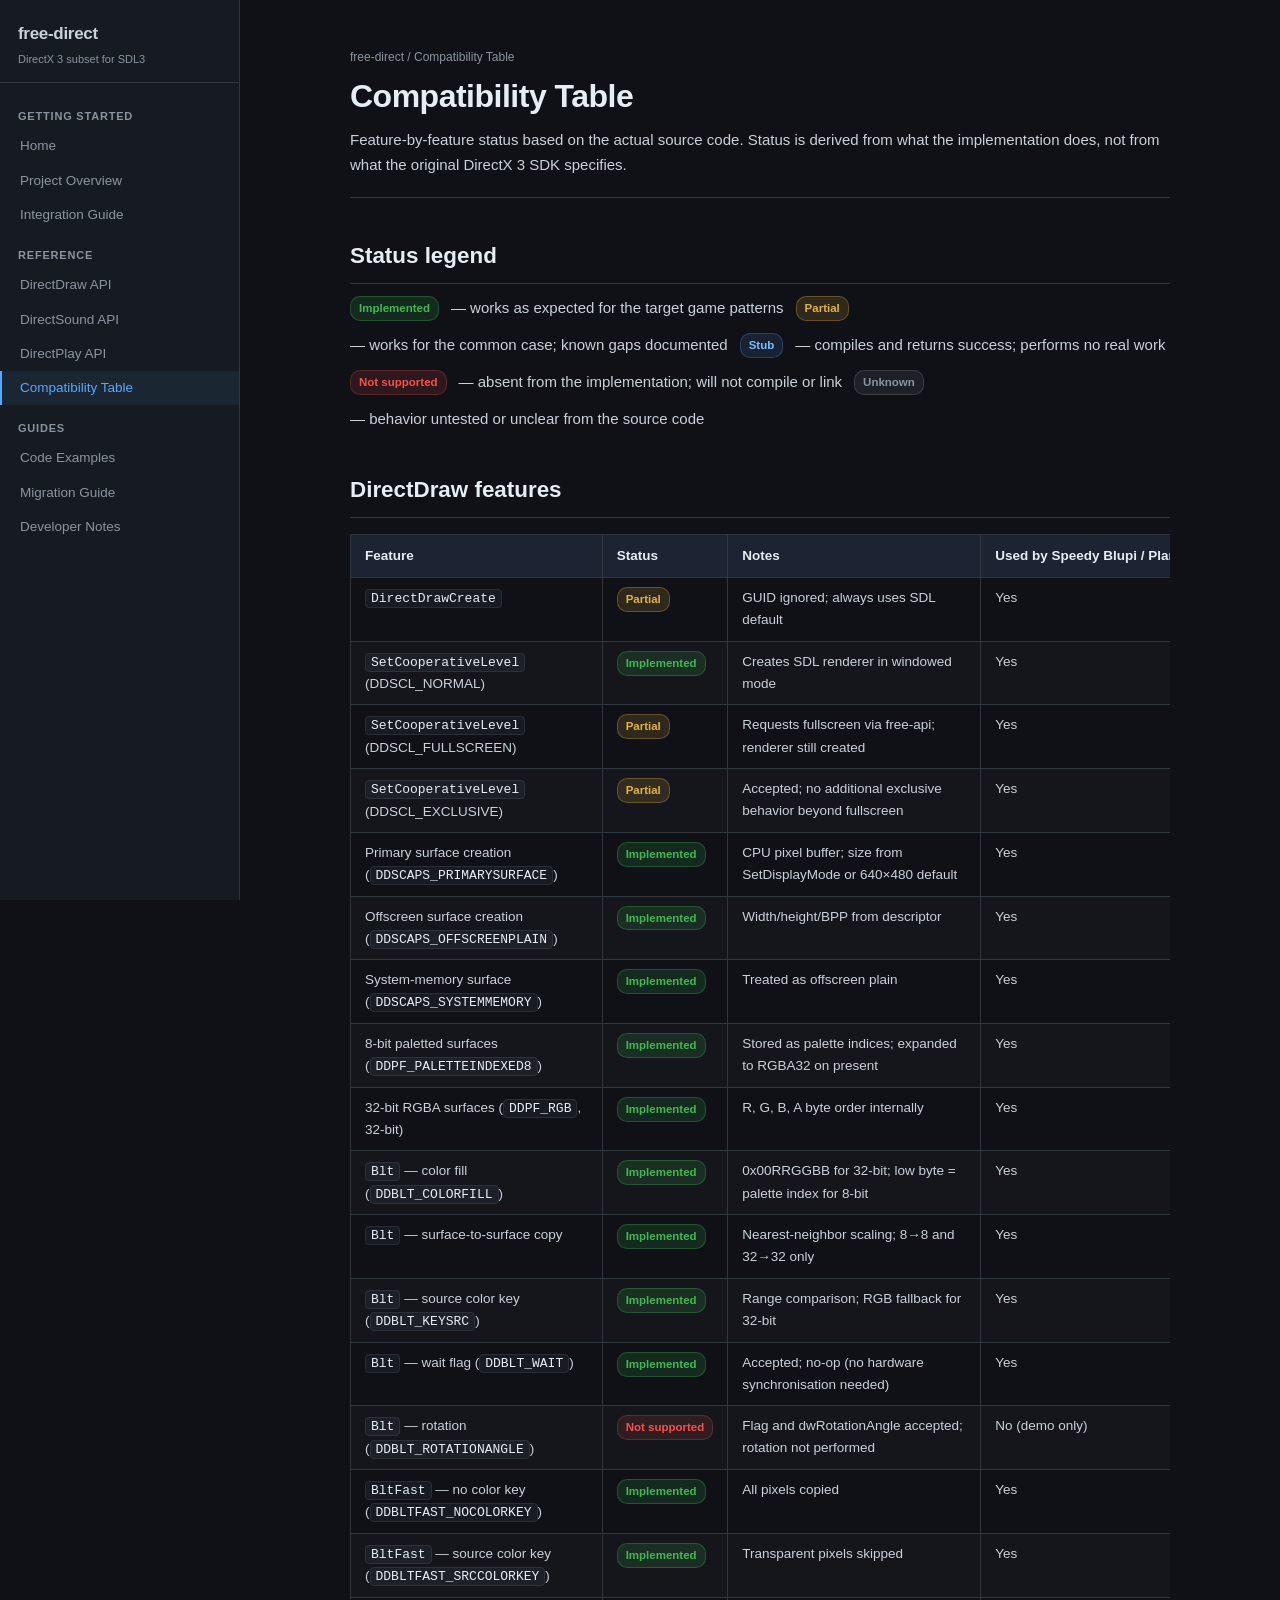
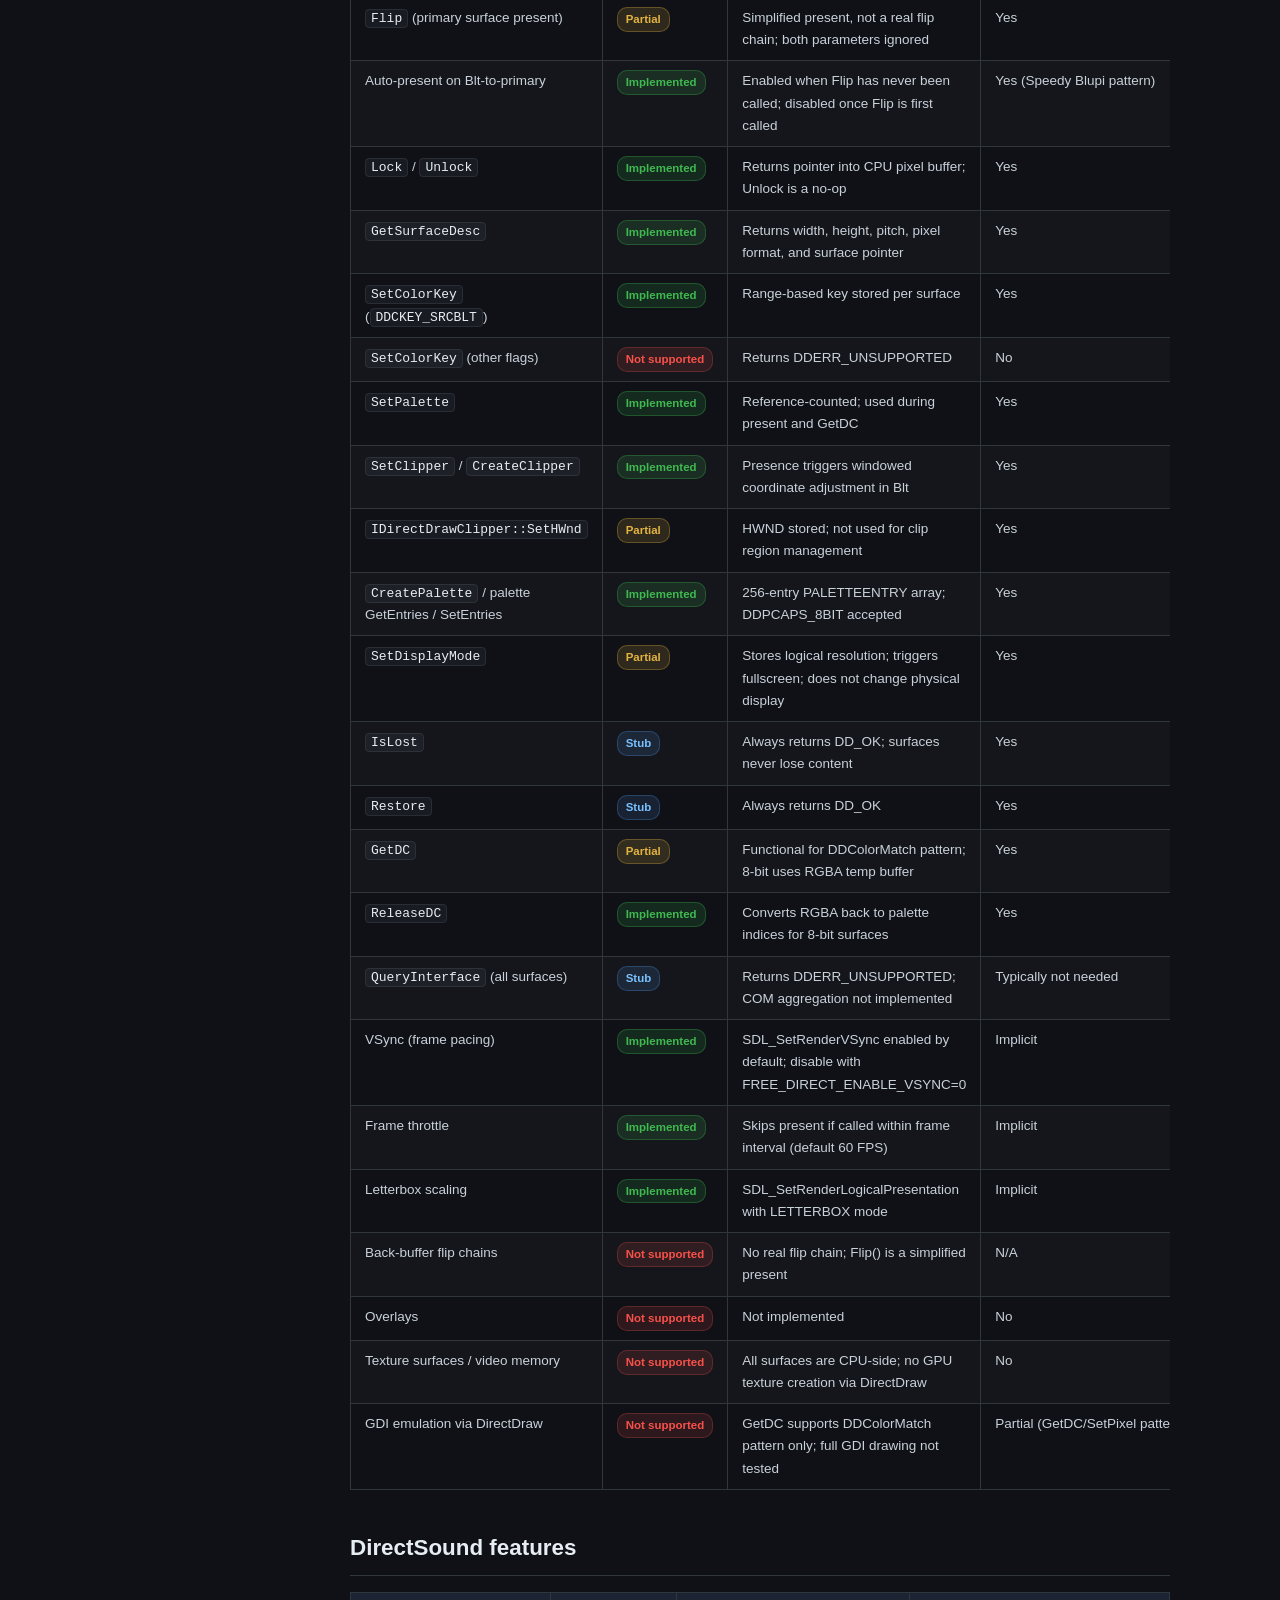
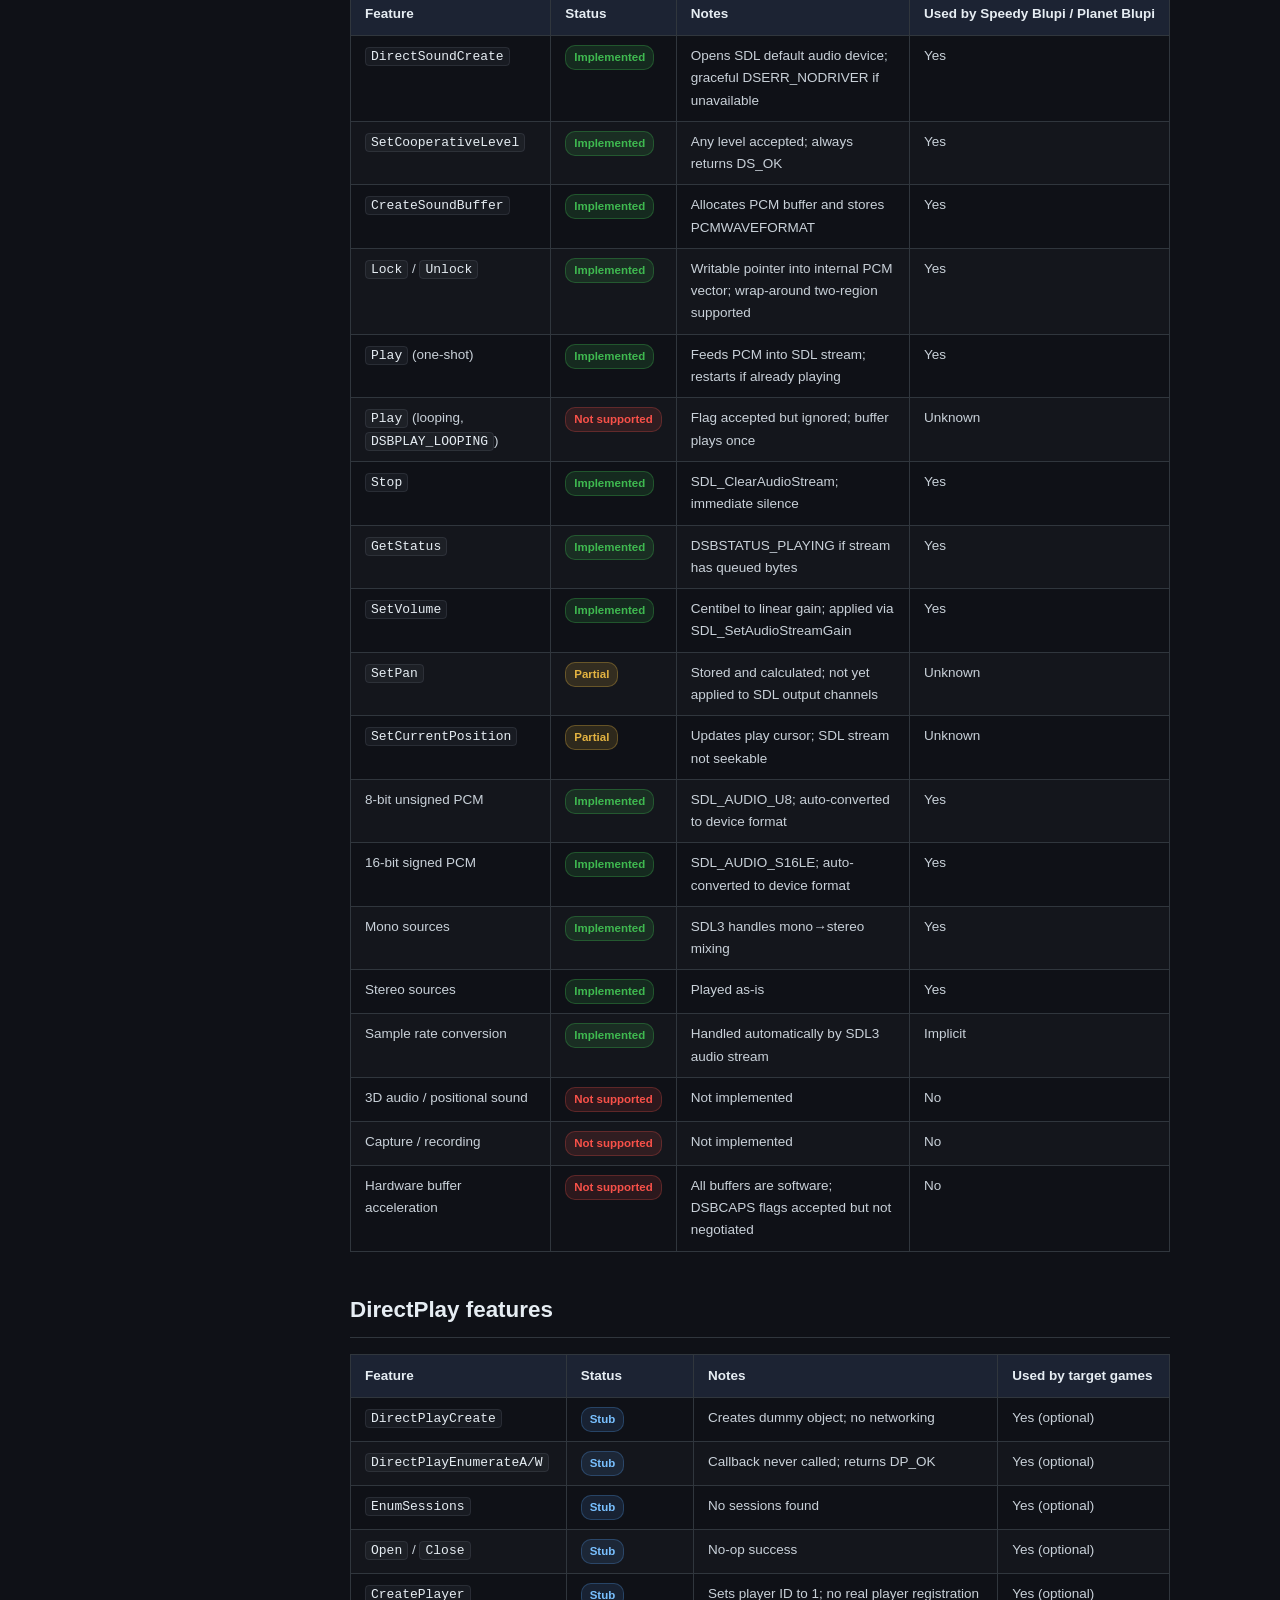
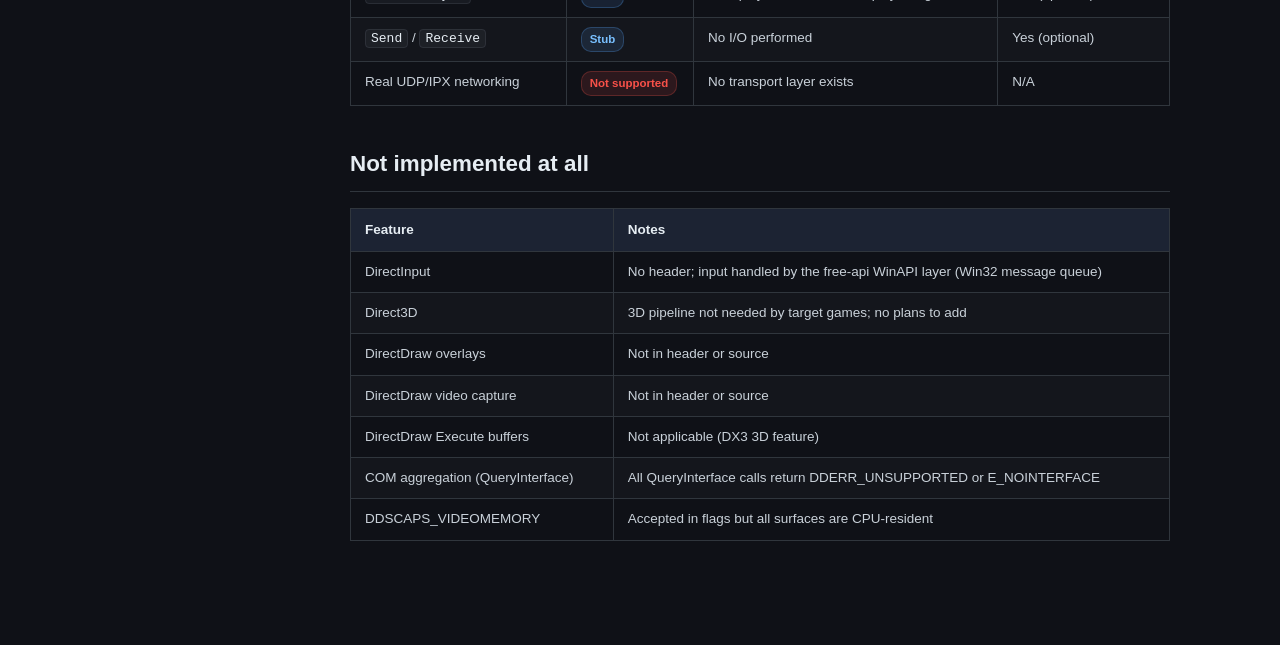
<file: compatibility.html>
<!DOCTYPE html>
<html lang="en">
<head>
<meta charset="UTF-8">
<meta name="viewport" content="width=device-width, initial-scale=1.0">
<title>Compatibility Table — free-direct</title>
<link rel="stylesheet" href="style.css">
</head>
<body>
<div class="site-wrapper">

<aside class="sidebar">
  <div class="sidebar-logo">
    <a href="index.html">
      <span class="project-name">free-direct</span>
      <span class="project-sub">DirectX 3 subset for SDL3</span>
    </a>
  </div>
  <nav>
    <div class="nav-section-label">Getting Started</div>
    <a href="index.html">Home</a>
    <a href="overview.html">Project Overview</a>
    <a href="integration.html">Integration Guide</a>

    <div class="nav-section-label">Reference</div>
    <a href="api-directdraw.html">DirectDraw API</a>
    <a href="api-directsound.html">DirectSound API</a>
    <a href="api-directplay.html">DirectPlay API</a>
    <a href="compatibility.html">Compatibility Table</a>

    <div class="nav-section-label">Guides</div>
    <a href="examples.html">Code Examples</a>
    <a href="migration.html">Migration Guide</a>
    <a href="developer-notes.html">Developer Notes</a>
  </nav>
</aside>

<main class="main-content">
<div class="content-body">

  <div class="page-header">
    <div class="breadcrumb"><a href="index.html">free-direct</a> / Compatibility Table</div>
    <h1>Compatibility Table</h1>
    <p>Feature-by-feature status based on the actual source code. Status is derived from what the implementation does, not from what the original DirectX 3 SDK specifies.</p>
  </div>

  <h2>Status legend</h2>
  <div style="display:flex;gap:12px;flex-wrap:wrap;margin-bottom:20px;">
    <span class="status status-implemented">Implemented</span> — works as expected for the target game patterns
    <br>
    <span class="status status-partial">Partial</span> — works for the common case; known gaps documented
    <br>
    <span class="status status-stub">Stub</span> — compiles and returns success; performs no real work
    <br>
    <span class="status status-unsupported">Not supported</span> — absent from the implementation; will not compile or link
    <br>
    <span class="status status-unknown">Unknown</span> — behavior untested or unclear from the source code
  </div>

  <!-- ════════════════════════════════════════════════════════════════════════ -->
  <h2>DirectDraw features</h2>

  <div class="table-wrap"><table>
    <thead>
      <tr>
        <th>Feature</th>
        <th>Status</th>
        <th>Notes</th>
        <th>Used by Speedy Blupi / Planet Blupi</th>
      </tr>
    </thead>
    <tbody>
      <tr>
        <td><code>DirectDrawCreate</code></td>
        <td><span class="status status-partial">Partial</span></td>
        <td>GUID ignored; always uses SDL default</td>
        <td>Yes</td>
      </tr>
      <tr>
        <td><code>SetCooperativeLevel</code> (DDSCL_NORMAL)</td>
        <td><span class="status status-implemented">Implemented</span></td>
        <td>Creates SDL renderer in windowed mode</td>
        <td>Yes</td>
      </tr>
      <tr>
        <td><code>SetCooperativeLevel</code> (DDSCL_FULLSCREEN)</td>
        <td><span class="status status-partial">Partial</span></td>
        <td>Requests fullscreen via free-api; renderer still created</td>
        <td>Yes</td>
      </tr>
      <tr>
        <td><code>SetCooperativeLevel</code> (DDSCL_EXCLUSIVE)</td>
        <td><span class="status status-partial">Partial</span></td>
        <td>Accepted; no additional exclusive behavior beyond fullscreen</td>
        <td>Yes</td>
      </tr>
      <tr>
        <td>Primary surface creation (<code>DDSCAPS_PRIMARYSURFACE</code>)</td>
        <td><span class="status status-implemented">Implemented</span></td>
        <td>CPU pixel buffer; size from SetDisplayMode or 640×480 default</td>
        <td>Yes</td>
      </tr>
      <tr>
        <td>Offscreen surface creation (<code>DDSCAPS_OFFSCREENPLAIN</code>)</td>
        <td><span class="status status-implemented">Implemented</span></td>
        <td>Width/height/BPP from descriptor</td>
        <td>Yes</td>
      </tr>
      <tr>
        <td>System-memory surface (<code>DDSCAPS_SYSTEMMEMORY</code>)</td>
        <td><span class="status status-implemented">Implemented</span></td>
        <td>Treated as offscreen plain</td>
        <td>Yes</td>
      </tr>
      <tr>
        <td>8-bit paletted surfaces (<code>DDPF_PALETTEINDEXED8</code>)</td>
        <td><span class="status status-implemented">Implemented</span></td>
        <td>Stored as palette indices; expanded to RGBA32 on present</td>
        <td>Yes</td>
      </tr>
      <tr>
        <td>32-bit RGBA surfaces (<code>DDPF_RGB</code>, 32-bit)</td>
        <td><span class="status status-implemented">Implemented</span></td>
        <td>R, G, B, A byte order internally</td>
        <td>Yes</td>
      </tr>
      <tr>
        <td><code>Blt</code> — color fill (<code>DDBLT_COLORFILL</code>)</td>
        <td><span class="status status-implemented">Implemented</span></td>
        <td>0x00RRGGBB for 32-bit; low byte = palette index for 8-bit</td>
        <td>Yes</td>
      </tr>
      <tr>
        <td><code>Blt</code> — surface-to-surface copy</td>
        <td><span class="status status-implemented">Implemented</span></td>
        <td>Nearest-neighbor scaling; 8→8 and 32→32 only</td>
        <td>Yes</td>
      </tr>
      <tr>
        <td><code>Blt</code> — source color key (<code>DDBLT_KEYSRC</code>)</td>
        <td><span class="status status-implemented">Implemented</span></td>
        <td>Range comparison; RGB fallback for 32-bit</td>
        <td>Yes</td>
      </tr>
      <tr>
        <td><code>Blt</code> — wait flag (<code>DDBLT_WAIT</code>)</td>
        <td><span class="status status-implemented">Implemented</span></td>
        <td>Accepted; no-op (no hardware synchronisation needed)</td>
        <td>Yes</td>
      </tr>
      <tr>
        <td><code>Blt</code> — rotation (<code>DDBLT_ROTATIONANGLE</code>)</td>
        <td><span class="status status-unsupported">Not supported</span></td>
        <td>Flag and dwRotationAngle accepted; rotation not performed</td>
        <td>No (demo only)</td>
      </tr>
      <tr>
        <td><code>BltFast</code> — no color key (<code>DDBLTFAST_NOCOLORKEY</code>)</td>
        <td><span class="status status-implemented">Implemented</span></td>
        <td>All pixels copied</td>
        <td>Yes</td>
      </tr>
      <tr>
        <td><code>BltFast</code> — source color key (<code>DDBLTFAST_SRCCOLORKEY</code>)</td>
        <td><span class="status status-implemented">Implemented</span></td>
        <td>Transparent pixels skipped</td>
        <td>Yes</td>
      </tr>
      <tr>
        <td><code>Flip</code> (primary surface present)</td>
        <td><span class="status status-partial">Partial</span></td>
        <td>Simplified present, not a real flip chain; both parameters ignored</td>
        <td>Yes</td>
      </tr>
      <tr>
        <td>Auto-present on Blt-to-primary</td>
        <td><span class="status status-implemented">Implemented</span></td>
        <td>Enabled when Flip has never been called; disabled once Flip is first called</td>
        <td>Yes (Speedy Blupi pattern)</td>
      </tr>
      <tr>
        <td><code>Lock</code> / <code>Unlock</code></td>
        <td><span class="status status-implemented">Implemented</span></td>
        <td>Returns pointer into CPU pixel buffer; Unlock is a no-op</td>
        <td>Yes</td>
      </tr>
      <tr>
        <td><code>GetSurfaceDesc</code></td>
        <td><span class="status status-implemented">Implemented</span></td>
        <td>Returns width, height, pitch, pixel format, and surface pointer</td>
        <td>Yes</td>
      </tr>
      <tr>
        <td><code>SetColorKey</code> (<code>DDCKEY_SRCBLT</code>)</td>
        <td><span class="status status-implemented">Implemented</span></td>
        <td>Range-based key stored per surface</td>
        <td>Yes</td>
      </tr>
      <tr>
        <td><code>SetColorKey</code> (other flags)</td>
        <td><span class="status status-unsupported">Not supported</span></td>
        <td>Returns DDERR_UNSUPPORTED</td>
        <td>No</td>
      </tr>
      <tr>
        <td><code>SetPalette</code></td>
        <td><span class="status status-implemented">Implemented</span></td>
        <td>Reference-counted; used during present and GetDC</td>
        <td>Yes</td>
      </tr>
      <tr>
        <td><code>SetClipper</code> / <code>CreateClipper</code></td>
        <td><span class="status status-implemented">Implemented</span></td>
        <td>Presence triggers windowed coordinate adjustment in Blt</td>
        <td>Yes</td>
      </tr>
      <tr>
        <td><code>IDirectDrawClipper::SetHWnd</code></td>
        <td><span class="status status-partial">Partial</span></td>
        <td>HWND stored; not used for clip region management</td>
        <td>Yes</td>
      </tr>
      <tr>
        <td><code>CreatePalette</code> / palette GetEntries / SetEntries</td>
        <td><span class="status status-implemented">Implemented</span></td>
        <td>256-entry PALETTEENTRY array; DDPCAPS_8BIT accepted</td>
        <td>Yes</td>
      </tr>
      <tr>
        <td><code>SetDisplayMode</code></td>
        <td><span class="status status-partial">Partial</span></td>
        <td>Stores logical resolution; triggers fullscreen; does not change physical display</td>
        <td>Yes</td>
      </tr>
      <tr>
        <td><code>IsLost</code></td>
        <td><span class="status status-stub">Stub</span></td>
        <td>Always returns DD_OK; surfaces never lose content</td>
        <td>Yes</td>
      </tr>
      <tr>
        <td><code>Restore</code></td>
        <td><span class="status status-stub">Stub</span></td>
        <td>Always returns DD_OK</td>
        <td>Yes</td>
      </tr>
      <tr>
        <td><code>GetDC</code></td>
        <td><span class="status status-partial">Partial</span></td>
        <td>Functional for DDColorMatch pattern; 8-bit uses RGBA temp buffer</td>
        <td>Yes</td>
      </tr>
      <tr>
        <td><code>ReleaseDC</code></td>
        <td><span class="status status-implemented">Implemented</span></td>
        <td>Converts RGBA back to palette indices for 8-bit surfaces</td>
        <td>Yes</td>
      </tr>
      <tr>
        <td><code>QueryInterface</code> (all surfaces)</td>
        <td><span class="status status-stub">Stub</span></td>
        <td>Returns DDERR_UNSUPPORTED; COM aggregation not implemented</td>
        <td>Typically not needed</td>
      </tr>
      <tr>
        <td>VSync (frame pacing)</td>
        <td><span class="status status-implemented">Implemented</span></td>
        <td>SDL_SetRenderVSync enabled by default; disable with FREE_DIRECT_ENABLE_VSYNC=0</td>
        <td>Implicit</td>
      </tr>
      <tr>
        <td>Frame throttle</td>
        <td><span class="status status-implemented">Implemented</span></td>
        <td>Skips present if called within frame interval (default 60 FPS)</td>
        <td>Implicit</td>
      </tr>
      <tr>
        <td>Letterbox scaling</td>
        <td><span class="status status-implemented">Implemented</span></td>
        <td>SDL_SetRenderLogicalPresentation with LETTERBOX mode</td>
        <td>Implicit</td>
      </tr>
      <tr>
        <td>Back-buffer flip chains</td>
        <td><span class="status status-unsupported">Not supported</span></td>
        <td>No real flip chain; Flip() is a simplified present</td>
        <td>N/A</td>
      </tr>
      <tr>
        <td>Overlays</td>
        <td><span class="status status-unsupported">Not supported</span></td>
        <td>Not implemented</td>
        <td>No</td>
      </tr>
      <tr>
        <td>Texture surfaces / video memory</td>
        <td><span class="status status-unsupported">Not supported</span></td>
        <td>All surfaces are CPU-side; no GPU texture creation via DirectDraw</td>
        <td>No</td>
      </tr>
      <tr>
        <td>GDI emulation via DirectDraw</td>
        <td><span class="status status-unsupported">Not supported</span></td>
        <td>GetDC supports DDColorMatch pattern only; full GDI drawing not tested</td>
        <td>Partial (GetDC/SetPixel pattern)</td>
      </tr>
    </tbody>
  </table></div>

  <!-- ════════════════════════════════════════════════════════════════════════ -->
  <h2>DirectSound features</h2>

  <div class="table-wrap"><table>
    <thead>
      <tr>
        <th>Feature</th>
        <th>Status</th>
        <th>Notes</th>
        <th>Used by Speedy Blupi / Planet Blupi</th>
      </tr>
    </thead>
    <tbody>
      <tr>
        <td><code>DirectSoundCreate</code></td>
        <td><span class="status status-implemented">Implemented</span></td>
        <td>Opens SDL default audio device; graceful DSERR_NODRIVER if unavailable</td>
        <td>Yes</td>
      </tr>
      <tr>
        <td><code>SetCooperativeLevel</code></td>
        <td><span class="status status-implemented">Implemented</span></td>
        <td>Any level accepted; always returns DS_OK</td>
        <td>Yes</td>
      </tr>
      <tr>
        <td><code>CreateSoundBuffer</code></td>
        <td><span class="status status-implemented">Implemented</span></td>
        <td>Allocates PCM buffer and stores PCMWAVEFORMAT</td>
        <td>Yes</td>
      </tr>
      <tr>
        <td><code>Lock</code> / <code>Unlock</code></td>
        <td><span class="status status-implemented">Implemented</span></td>
        <td>Writable pointer into internal PCM vector; wrap-around two-region supported</td>
        <td>Yes</td>
      </tr>
      <tr>
        <td><code>Play</code> (one-shot)</td>
        <td><span class="status status-implemented">Implemented</span></td>
        <td>Feeds PCM into SDL stream; restarts if already playing</td>
        <td>Yes</td>
      </tr>
      <tr>
        <td><code>Play</code> (looping, <code>DSBPLAY_LOOPING</code>)</td>
        <td><span class="status status-unsupported">Not supported</span></td>
        <td>Flag accepted but ignored; buffer plays once</td>
        <td>Unknown</td>
      </tr>
      <tr>
        <td><code>Stop</code></td>
        <td><span class="status status-implemented">Implemented</span></td>
        <td>SDL_ClearAudioStream; immediate silence</td>
        <td>Yes</td>
      </tr>
      <tr>
        <td><code>GetStatus</code></td>
        <td><span class="status status-implemented">Implemented</span></td>
        <td>DSBSTATUS_PLAYING if stream has queued bytes</td>
        <td>Yes</td>
      </tr>
      <tr>
        <td><code>SetVolume</code></td>
        <td><span class="status status-implemented">Implemented</span></td>
        <td>Centibel to linear gain; applied via SDL_SetAudioStreamGain</td>
        <td>Yes</td>
      </tr>
      <tr>
        <td><code>SetPan</code></td>
        <td><span class="status status-partial">Partial</span></td>
        <td>Stored and calculated; not yet applied to SDL output channels</td>
        <td>Unknown</td>
      </tr>
      <tr>
        <td><code>SetCurrentPosition</code></td>
        <td><span class="status status-partial">Partial</span></td>
        <td>Updates play cursor; SDL stream not seekable</td>
        <td>Unknown</td>
      </tr>
      <tr>
        <td>8-bit unsigned PCM</td>
        <td><span class="status status-implemented">Implemented</span></td>
        <td>SDL_AUDIO_U8; auto-converted to device format</td>
        <td>Yes</td>
      </tr>
      <tr>
        <td>16-bit signed PCM</td>
        <td><span class="status status-implemented">Implemented</span></td>
        <td>SDL_AUDIO_S16LE; auto-converted to device format</td>
        <td>Yes</td>
      </tr>
      <tr>
        <td>Mono sources</td>
        <td><span class="status status-implemented">Implemented</span></td>
        <td>SDL3 handles mono→stereo mixing</td>
        <td>Yes</td>
      </tr>
      <tr>
        <td>Stereo sources</td>
        <td><span class="status status-implemented">Implemented</span></td>
        <td>Played as-is</td>
        <td>Yes</td>
      </tr>
      <tr>
        <td>Sample rate conversion</td>
        <td><span class="status status-implemented">Implemented</span></td>
        <td>Handled automatically by SDL3 audio stream</td>
        <td>Implicit</td>
      </tr>
      <tr>
        <td>3D audio / positional sound</td>
        <td><span class="status status-unsupported">Not supported</span></td>
        <td>Not implemented</td>
        <td>No</td>
      </tr>
      <tr>
        <td>Capture / recording</td>
        <td><span class="status status-unsupported">Not supported</span></td>
        <td>Not implemented</td>
        <td>No</td>
      </tr>
      <tr>
        <td>Hardware buffer acceleration</td>
        <td><span class="status status-unsupported">Not supported</span></td>
        <td>All buffers are software; DSBCAPS flags accepted but not negotiated</td>
        <td>No</td>
      </tr>
    </tbody>
  </table></div>

  <!-- ════════════════════════════════════════════════════════════════════════ -->
  <h2>DirectPlay features</h2>

  <div class="table-wrap"><table>
    <thead>
      <tr>
        <th>Feature</th>
        <th>Status</th>
        <th>Notes</th>
        <th>Used by target games</th>
      </tr>
    </thead>
    <tbody>
      <tr>
        <td><code>DirectPlayCreate</code></td>
        <td><span class="status status-stub">Stub</span></td>
        <td>Creates dummy object; no networking</td>
        <td>Yes (optional)</td>
      </tr>
      <tr>
        <td><code>DirectPlayEnumerateA/W</code></td>
        <td><span class="status status-stub">Stub</span></td>
        <td>Callback never called; returns DP_OK</td>
        <td>Yes (optional)</td>
      </tr>
      <tr>
        <td><code>EnumSessions</code></td>
        <td><span class="status status-stub">Stub</span></td>
        <td>No sessions found</td>
        <td>Yes (optional)</td>
      </tr>
      <tr>
        <td><code>Open</code> / <code>Close</code></td>
        <td><span class="status status-stub">Stub</span></td>
        <td>No-op success</td>
        <td>Yes (optional)</td>
      </tr>
      <tr>
        <td><code>CreatePlayer</code></td>
        <td><span class="status status-stub">Stub</span></td>
        <td>Sets player ID to 1; no real player registration</td>
        <td>Yes (optional)</td>
      </tr>
      <tr>
        <td><code>Send</code> / <code>Receive</code></td>
        <td><span class="status status-stub">Stub</span></td>
        <td>No I/O performed</td>
        <td>Yes (optional)</td>
      </tr>
      <tr>
        <td>Real UDP/IPX networking</td>
        <td><span class="status status-unsupported">Not supported</span></td>
        <td>No transport layer exists</td>
        <td>N/A</td>
      </tr>
    </tbody>
  </table></div>

  <!-- ════════════════════════════════════════════════════════════════════════ -->
  <h2>Not implemented at all</h2>
  <div class="table-wrap"><table>
    <thead>
      <tr><th>Feature</th><th>Notes</th></tr>
    </thead>
    <tbody>
      <tr><td>DirectInput</td><td>No header; input handled by the free-api WinAPI layer (Win32 message queue)</td></tr>
      <tr><td>Direct3D</td><td>3D pipeline not needed by target games; no plans to add</td></tr>
      <tr><td>DirectDraw overlays</td><td>Not in header or source</td></tr>
      <tr><td>DirectDraw video capture</td><td>Not in header or source</td></tr>
      <tr><td>DirectDraw Execute buffers</td><td>Not applicable (DX3 3D feature)</td></tr>
      <tr><td>COM aggregation (QueryInterface)</td><td>All QueryInterface calls return DDERR_UNSUPPORTED or E_NOINTERFACE</td></tr>
      <tr><td>DDSCAPS_VIDEOMEMORY</td><td>Accepted in flags but all surfaces are CPU-resident</td></tr>
    </tbody>
  </table></div>

</div>
</main>
</div>
<script src="nav.js"></script>
</body>
</html>
</file>
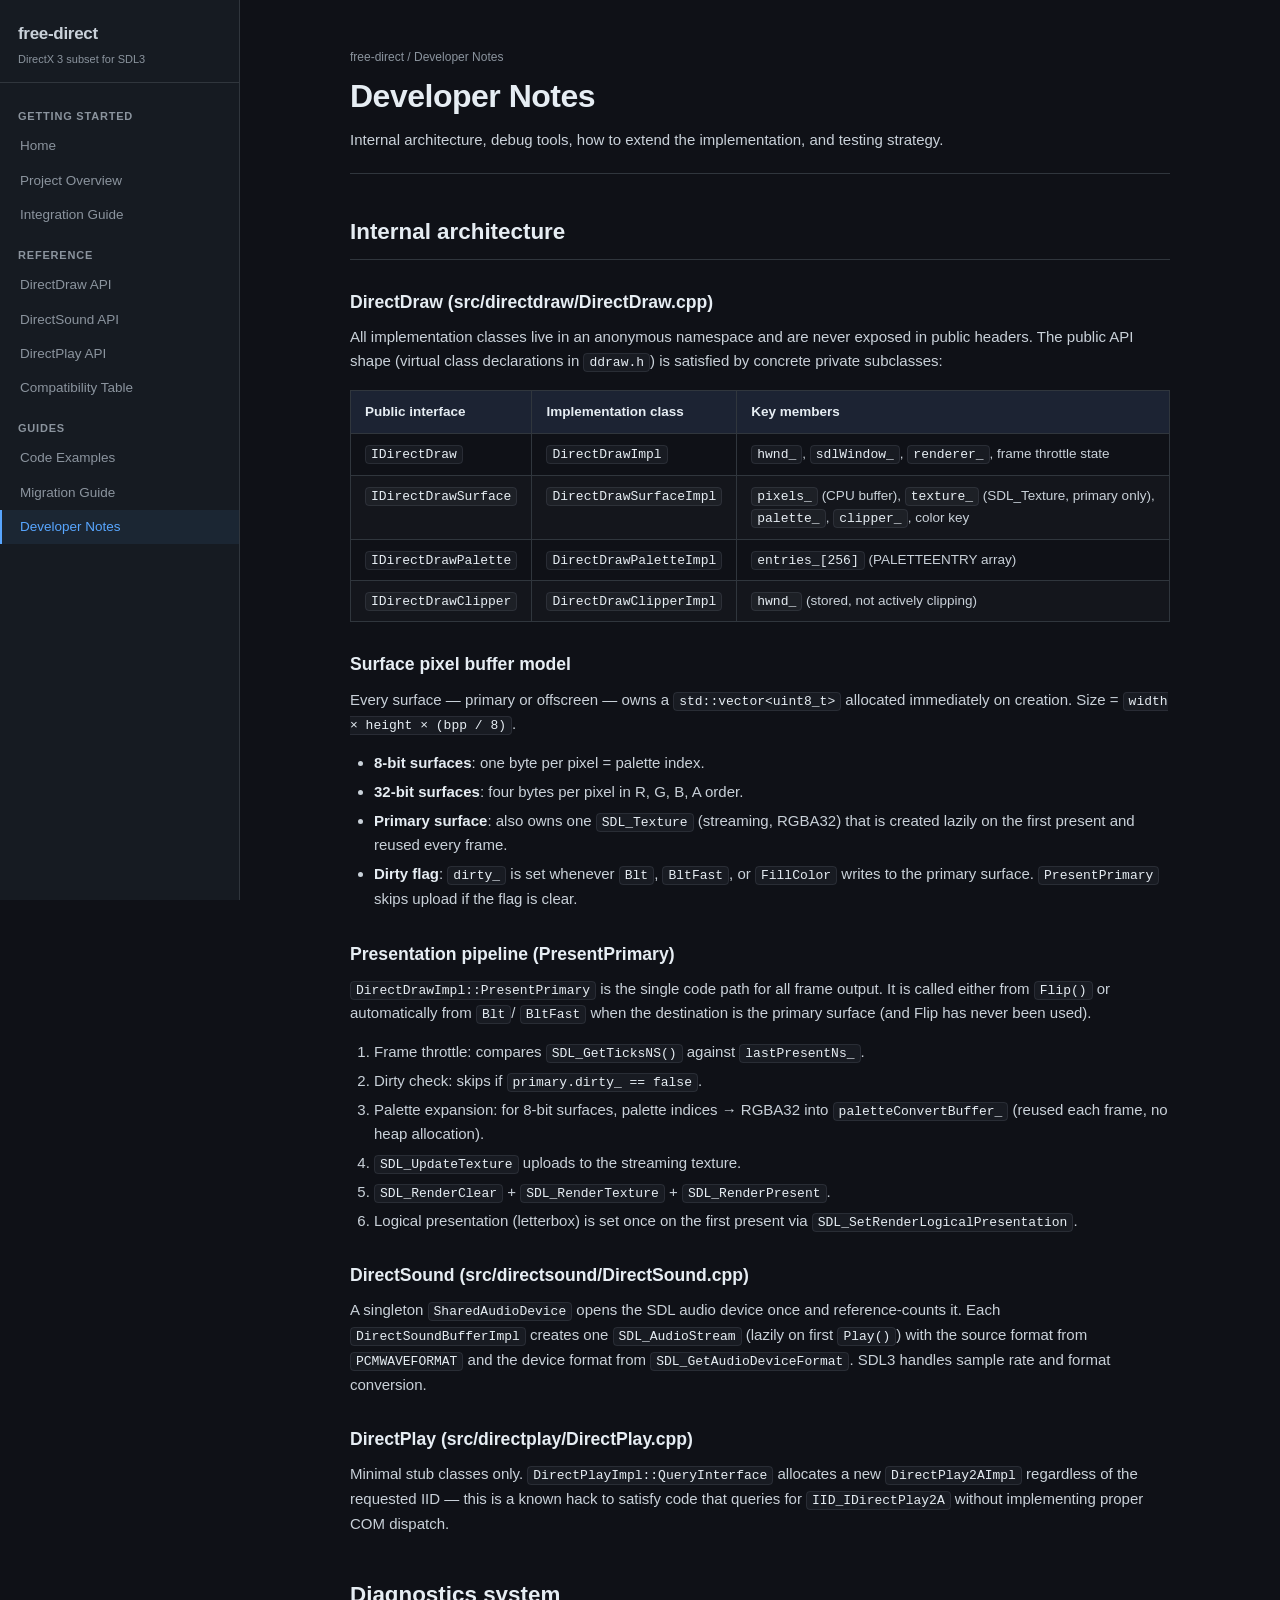
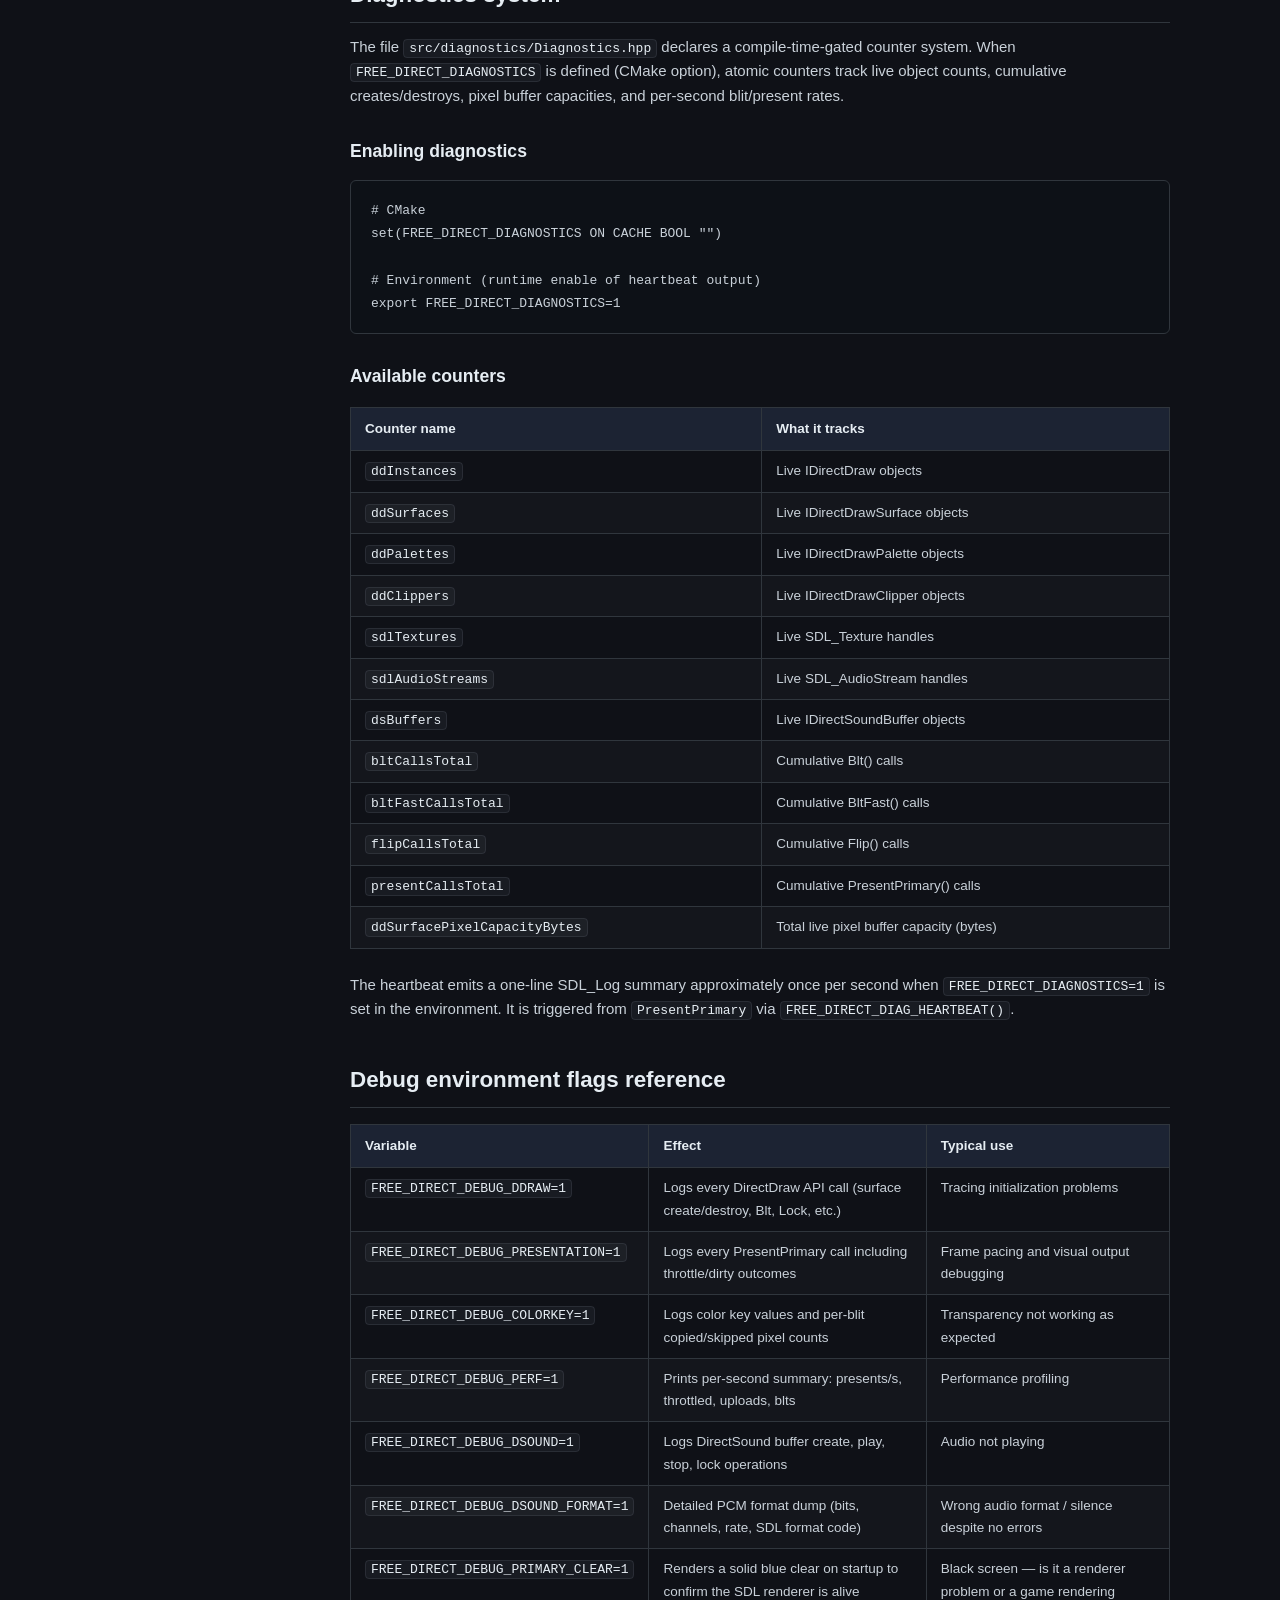
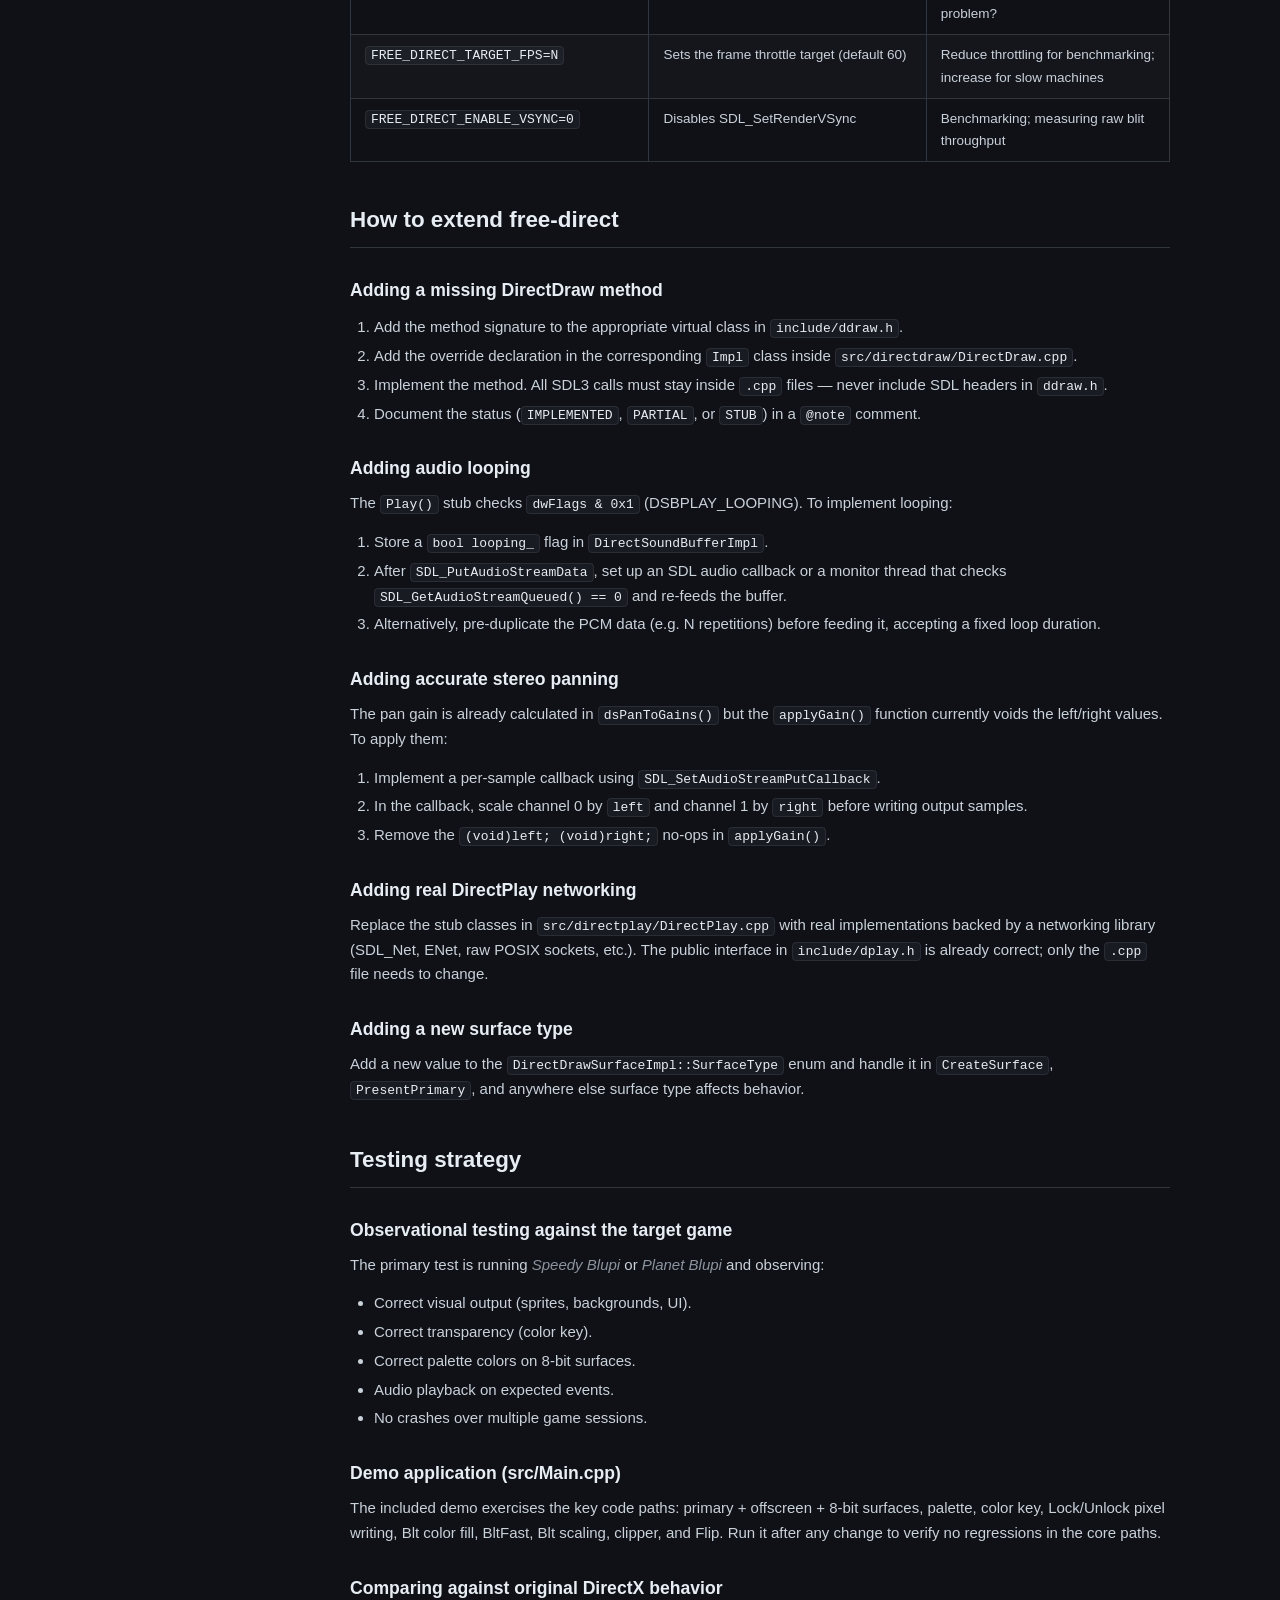
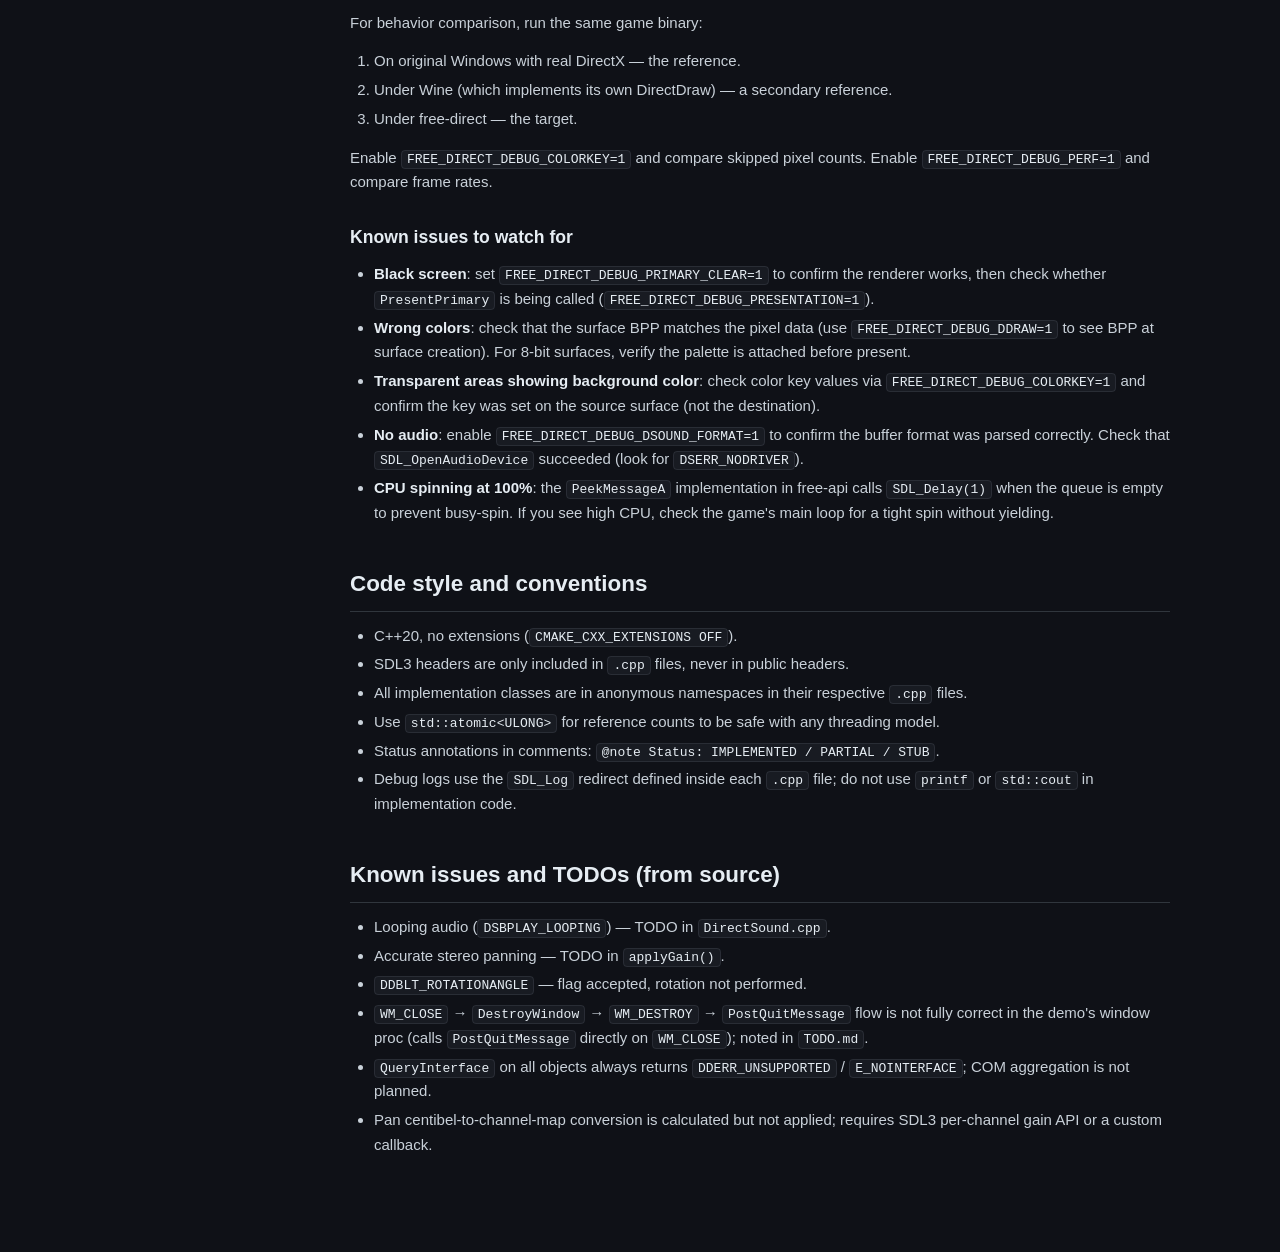
<file: developer-notes.html>
<!DOCTYPE html>
<html lang="en">
<head>
<meta charset="UTF-8">
<meta name="viewport" content="width=device-width, initial-scale=1.0">
<title>Developer Notes — free-direct</title>
<link rel="stylesheet" href="style.css">
</head>
<body>
<div class="site-wrapper">

<aside class="sidebar">
  <div class="sidebar-logo">
    <a href="index.html">
      <span class="project-name">free-direct</span>
      <span class="project-sub">DirectX 3 subset for SDL3</span>
    </a>
  </div>
  <nav>
    <div class="nav-section-label">Getting Started</div>
    <a href="index.html">Home</a>
    <a href="overview.html">Project Overview</a>
    <a href="integration.html">Integration Guide</a>

    <div class="nav-section-label">Reference</div>
    <a href="api-directdraw.html">DirectDraw API</a>
    <a href="api-directsound.html">DirectSound API</a>
    <a href="api-directplay.html">DirectPlay API</a>
    <a href="compatibility.html">Compatibility Table</a>

    <div class="nav-section-label">Guides</div>
    <a href="examples.html">Code Examples</a>
    <a href="migration.html">Migration Guide</a>
    <a href="developer-notes.html">Developer Notes</a>
  </nav>
</aside>

<main class="main-content">
<div class="content-body">

  <div class="page-header">
    <div class="breadcrumb"><a href="index.html">free-direct</a> / Developer Notes</div>
    <h1>Developer Notes</h1>
    <p>Internal architecture, debug tools, how to extend the implementation, and testing strategy.</p>
  </div>

  <!-- ════════════════════════════════════════════════════════════════════════ -->
  <h2>Internal architecture</h2>

  <h3>DirectDraw (src/directdraw/DirectDraw.cpp)</h3>
  <p>
    All implementation classes live in an anonymous namespace and are never exposed
    in public headers. The public API shape (virtual class declarations in <code>ddraw.h</code>)
    is satisfied by concrete private subclasses:
  </p>
  <div class="table-wrap"><table>
    <thead><tr><th>Public interface</th><th>Implementation class</th><th>Key members</th></tr></thead>
    <tbody>
      <tr>
        <td><code>IDirectDraw</code></td>
        <td><code>DirectDrawImpl</code></td>
        <td><code>hwnd_</code>, <code>sdlWindow_</code>, <code>renderer_</code>, frame throttle state</td>
      </tr>
      <tr>
        <td><code>IDirectDrawSurface</code></td>
        <td><code>DirectDrawSurfaceImpl</code></td>
        <td><code>pixels_</code> (CPU buffer), <code>texture_</code> (SDL_Texture, primary only), <code>palette_</code>, <code>clipper_</code>, color key</td>
      </tr>
      <tr>
        <td><code>IDirectDrawPalette</code></td>
        <td><code>DirectDrawPaletteImpl</code></td>
        <td><code>entries_[256]</code> (PALETTEENTRY array)</td>
      </tr>
      <tr>
        <td><code>IDirectDrawClipper</code></td>
        <td><code>DirectDrawClipperImpl</code></td>
        <td><code>hwnd_</code> (stored, not actively clipping)</td>
      </tr>
    </tbody>
  </table></div>

  <h3>Surface pixel buffer model</h3>
  <p>
    Every surface — primary or offscreen — owns a <code>std::vector&lt;uint8_t&gt;</code>
    allocated immediately on creation. Size = <code>width × height × (bpp / 8)</code>.
  </p>
  <ul>
    <li><strong>8-bit surfaces</strong>: one byte per pixel = palette index.</li>
    <li><strong>32-bit surfaces</strong>: four bytes per pixel in R, G, B, A order.</li>
    <li><strong>Primary surface</strong>: also owns one <code>SDL_Texture</code> (streaming,
      RGBA32) that is created lazily on the first present and reused every frame.</li>
    <li><strong>Dirty flag</strong>: <code>dirty_</code> is set whenever <code>Blt</code>,
      <code>BltFast</code>, or <code>FillColor</code> writes to the primary surface.
      <code>PresentPrimary</code> skips upload if the flag is clear.</li>
  </ul>

  <h3>Presentation pipeline (PresentPrimary)</h3>
  <p>
    <code>DirectDrawImpl::PresentPrimary</code> is the single code path for all frame output.
    It is called either from <code>Flip()</code> or automatically from <code>Blt</code>/
    <code>BltFast</code> when the destination is the primary surface (and Flip has never been used).
  </p>
  <ol>
    <li>Frame throttle: compares <code>SDL_GetTicksNS()</code> against <code>lastPresentNs_</code>.</li>
    <li>Dirty check: skips if <code>primary.dirty_ == false</code>.</li>
    <li>Palette expansion: for 8-bit surfaces, palette indices → RGBA32 into <code>paletteConvertBuffer_</code> (reused each frame, no heap allocation).</li>
    <li><code>SDL_UpdateTexture</code> uploads to the streaming texture.</li>
    <li><code>SDL_RenderClear</code> + <code>SDL_RenderTexture</code> + <code>SDL_RenderPresent</code>.</li>
    <li>Logical presentation (letterbox) is set once on the first present via <code>SDL_SetRenderLogicalPresentation</code>.</li>
  </ol>

  <h3>DirectSound (src/directsound/DirectSound.cpp)</h3>
  <p>
    A singleton <code>SharedAudioDevice</code> opens the SDL audio device once and reference-counts it.
    Each <code>DirectSoundBufferImpl</code> creates one <code>SDL_AudioStream</code> (lazily on first
    <code>Play()</code>) with the source format from <code>PCMWAVEFORMAT</code> and the device format
    from <code>SDL_GetAudioDeviceFormat</code>. SDL3 handles sample rate and format conversion.
  </p>

  <h3>DirectPlay (src/directplay/DirectPlay.cpp)</h3>
  <p>
    Minimal stub classes only. <code>DirectPlayImpl::QueryInterface</code> allocates a new
    <code>DirectPlay2AImpl</code> regardless of the requested IID — this is a known hack to
    satisfy code that queries for <code>IID_IDirectPlay2A</code> without implementing proper
    COM dispatch.
  </p>

  <!-- ════════════════════════════════════════════════════════════════════════ -->
  <h2>Diagnostics system</h2>

  <p>
    The file <code>src/diagnostics/Diagnostics.hpp</code> declares a compile-time-gated
    counter system. When <code>FREE_DIRECT_DIAGNOSTICS</code> is defined (CMake option),
    atomic counters track live object counts, cumulative creates/destroys, pixel buffer
    capacities, and per-second blit/present rates.
  </p>

  <h3>Enabling diagnostics</h3>
  <pre><code># CMake
set(FREE_DIRECT_DIAGNOSTICS ON CACHE BOOL "")

# Environment (runtime enable of heartbeat output)
export FREE_DIRECT_DIAGNOSTICS=1</code></pre>

  <h3>Available counters</h3>
  <div class="table-wrap"><table>
    <thead><tr><th>Counter name</th><th>What it tracks</th></tr></thead>
    <tbody>
      <tr><td><code>ddInstances</code></td><td>Live IDirectDraw objects</td></tr>
      <tr><td><code>ddSurfaces</code></td><td>Live IDirectDrawSurface objects</td></tr>
      <tr><td><code>ddPalettes</code></td><td>Live IDirectDrawPalette objects</td></tr>
      <tr><td><code>ddClippers</code></td><td>Live IDirectDrawClipper objects</td></tr>
      <tr><td><code>sdlTextures</code></td><td>Live SDL_Texture handles</td></tr>
      <tr><td><code>sdlAudioStreams</code></td><td>Live SDL_AudioStream handles</td></tr>
      <tr><td><code>dsBuffers</code></td><td>Live IDirectSoundBuffer objects</td></tr>
      <tr><td><code>bltCallsTotal</code></td><td>Cumulative Blt() calls</td></tr>
      <tr><td><code>bltFastCallsTotal</code></td><td>Cumulative BltFast() calls</td></tr>
      <tr><td><code>flipCallsTotal</code></td><td>Cumulative Flip() calls</td></tr>
      <tr><td><code>presentCallsTotal</code></td><td>Cumulative PresentPrimary() calls</td></tr>
      <tr><td><code>ddSurfacePixelCapacityBytes</code></td><td>Total live pixel buffer capacity (bytes)</td></tr>
    </tbody>
  </table></div>

  <p>
    The heartbeat emits a one-line SDL_Log summary approximately once per second when
    <code>FREE_DIRECT_DIAGNOSTICS=1</code> is set in the environment. It is triggered from
    <code>PresentPrimary</code> via <code>FREE_DIRECT_DIAG_HEARTBEAT()</code>.
  </p>

  <!-- ════════════════════════════════════════════════════════════════════════ -->
  <h2>Debug environment flags reference</h2>

  <div class="table-wrap"><table>
    <thead><tr><th>Variable</th><th>Effect</th><th>Typical use</th></tr></thead>
    <tbody>
      <tr>
        <td><code>FREE_DIRECT_DEBUG_DDRAW=1</code></td>
        <td>Logs every DirectDraw API call (surface create/destroy, Blt, Lock, etc.)</td>
        <td>Tracing initialization problems</td>
      </tr>
      <tr>
        <td><code>FREE_DIRECT_DEBUG_PRESENTATION=1</code></td>
        <td>Logs every PresentPrimary call including throttle/dirty outcomes</td>
        <td>Frame pacing and visual output debugging</td>
      </tr>
      <tr>
        <td><code>FREE_DIRECT_DEBUG_COLORKEY=1</code></td>
        <td>Logs color key values and per-blit copied/skipped pixel counts</td>
        <td>Transparency not working as expected</td>
      </tr>
      <tr>
        <td><code>FREE_DIRECT_DEBUG_PERF=1</code></td>
        <td>Prints per-second summary: presents/s, throttled, uploads, blts</td>
        <td>Performance profiling</td>
      </tr>
      <tr>
        <td><code>FREE_DIRECT_DEBUG_DSOUND=1</code></td>
        <td>Logs DirectSound buffer create, play, stop, lock operations</td>
        <td>Audio not playing</td>
      </tr>
      <tr>
        <td><code>FREE_DIRECT_DEBUG_DSOUND_FORMAT=1</code></td>
        <td>Detailed PCM format dump (bits, channels, rate, SDL format code)</td>
        <td>Wrong audio format / silence despite no errors</td>
      </tr>
      <tr>
        <td><code>FREE_DIRECT_DEBUG_PRIMARY_CLEAR=1</code></td>
        <td>Renders a solid blue clear on startup to confirm the SDL renderer is alive</td>
        <td>Black screen — is it a renderer problem or a game rendering problem?</td>
      </tr>
      <tr>
        <td><code>FREE_DIRECT_TARGET_FPS=N</code></td>
        <td>Sets the frame throttle target (default 60)</td>
        <td>Reduce throttling for benchmarking; increase for slow machines</td>
      </tr>
      <tr>
        <td><code>FREE_DIRECT_ENABLE_VSYNC=0</code></td>
        <td>Disables SDL_SetRenderVSync</td>
        <td>Benchmarking; measuring raw blit throughput</td>
      </tr>
    </tbody>
  </table></div>

  <!-- ════════════════════════════════════════════════════════════════════════ -->
  <h2>How to extend free-direct</h2>

  <h3>Adding a missing DirectDraw method</h3>
  <ol>
    <li>Add the method signature to the appropriate virtual class in <code>include/ddraw.h</code>.</li>
    <li>Add the override declaration in the corresponding <code>Impl</code> class inside
      <code>src/directdraw/DirectDraw.cpp</code>.</li>
    <li>Implement the method. All SDL3 calls must stay inside <code>.cpp</code> files —
      never include SDL headers in <code>ddraw.h</code>.</li>
    <li>Document the status (<code>IMPLEMENTED</code>, <code>PARTIAL</code>, or <code>STUB</code>)
      in a <code>@note</code> comment.</li>
  </ol>

  <h3>Adding audio looping</h3>
  <p>
    The <code>Play()</code> stub checks <code>dwFlags &amp; 0x1</code> (DSBPLAY_LOOPING).
    To implement looping:
  </p>
  <ol>
    <li>Store a <code>bool looping_</code> flag in <code>DirectSoundBufferImpl</code>.</li>
    <li>After <code>SDL_PutAudioStreamData</code>, set up an SDL audio callback or a monitor
      thread that checks <code>SDL_GetAudioStreamQueued() == 0</code> and re-feeds the buffer.</li>
    <li>Alternatively, pre-duplicate the PCM data (e.g. N repetitions) before feeding it,
      accepting a fixed loop duration.</li>
  </ol>

  <h3>Adding accurate stereo panning</h3>
  <p>
    The pan gain is already calculated in <code>dsPanToGains()</code> but the
    <code>applyGain()</code> function currently voids the left/right values. To apply them:
  </p>
  <ol>
    <li>Implement a per-sample callback using <code>SDL_SetAudioStreamPutCallback</code>.</li>
    <li>In the callback, scale channel 0 by <code>left</code> and channel 1 by <code>right</code>
      before writing output samples.</li>
    <li>Remove the <code>(void)left; (void)right;</code> no-ops in <code>applyGain()</code>.</li>
  </ol>

  <h3>Adding real DirectPlay networking</h3>
  <p>
    Replace the stub classes in <code>src/directplay/DirectPlay.cpp</code> with real
    implementations backed by a networking library (SDL_Net, ENet, raw POSIX sockets, etc.).
    The public interface in <code>include/dplay.h</code> is already correct; only the
    <code>.cpp</code> file needs to change.
  </p>

  <h3>Adding a new surface type</h3>
  <p>
    Add a new value to the <code>DirectDrawSurfaceImpl::SurfaceType</code> enum and handle
    it in <code>CreateSurface</code>, <code>PresentPrimary</code>, and anywhere else
    surface type affects behavior.
  </p>

  <!-- ════════════════════════════════════════════════════════════════════════ -->
  <h2>Testing strategy</h2>

  <h3>Observational testing against the target game</h3>
  <p>
    The primary test is running <em>Speedy Blupi</em> or <em>Planet Blupi</em> and observing:
  </p>
  <ul>
    <li>Correct visual output (sprites, backgrounds, UI).</li>
    <li>Correct transparency (color key).</li>
    <li>Correct palette colors on 8-bit surfaces.</li>
    <li>Audio playback on expected events.</li>
    <li>No crashes over multiple game sessions.</li>
  </ul>

  <h3>Demo application (src/Main.cpp)</h3>
  <p>
    The included demo exercises the key code paths: primary + offscreen + 8-bit surfaces,
    palette, color key, Lock/Unlock pixel writing, Blt color fill, BltFast, Blt scaling,
    clipper, and Flip. Run it after any change to verify no regressions in the core paths.
  </p>

  <h3>Comparing against original DirectX behavior</h3>
  <p>
    For behavior comparison, run the same game binary:
  </p>
  <ol>
    <li>On original Windows with real DirectX — the reference.</li>
    <li>Under Wine (which implements its own DirectDraw) — a secondary reference.</li>
    <li>Under free-direct — the target.</li>
  </ol>
  <p>
    Enable <code>FREE_DIRECT_DEBUG_COLORKEY=1</code> and compare skipped pixel counts.
    Enable <code>FREE_DIRECT_DEBUG_PERF=1</code> and compare frame rates.
  </p>

  <h3>Known issues to watch for</h3>
  <ul>
    <li>
      <strong>Black screen</strong>: set <code>FREE_DIRECT_DEBUG_PRIMARY_CLEAR=1</code>
      to confirm the renderer works, then check whether <code>PresentPrimary</code>
      is being called (<code>FREE_DIRECT_DEBUG_PRESENTATION=1</code>).
    </li>
    <li>
      <strong>Wrong colors</strong>: check that the surface BPP matches the pixel data
      (use <code>FREE_DIRECT_DEBUG_DDRAW=1</code> to see BPP at surface creation).
      For 8-bit surfaces, verify the palette is attached before present.
    </li>
    <li>
      <strong>Transparent areas showing background color</strong>: check color key values
      via <code>FREE_DIRECT_DEBUG_COLORKEY=1</code> and confirm the key was set on the
      source surface (not the destination).
    </li>
    <li>
      <strong>No audio</strong>: enable <code>FREE_DIRECT_DEBUG_DSOUND_FORMAT=1</code> to
      confirm the buffer format was parsed correctly. Check that
      <code>SDL_OpenAudioDevice</code> succeeded (look for <code>DSERR_NODRIVER</code>).
    </li>
    <li>
      <strong>CPU spinning at 100%</strong>: the <code>PeekMessageA</code> implementation
      in free-api calls <code>SDL_Delay(1)</code> when the queue is empty to prevent busy-spin.
      If you see high CPU, check the game's main loop for a tight spin without yielding.
    </li>
  </ul>

  <!-- ════════════════════════════════════════════════════════════════════════ -->
  <h2>Code style and conventions</h2>
  <ul>
    <li>C++20, no extensions (<code>CMAKE_CXX_EXTENSIONS OFF</code>).</li>
    <li>SDL3 headers are only included in <code>.cpp</code> files, never in public headers.</li>
    <li>All implementation classes are in anonymous namespaces in their respective <code>.cpp</code> files.</li>
    <li>Use <code>std::atomic&lt;ULONG&gt;</code> for reference counts to be safe with any threading model.</li>
    <li>Status annotations in comments: <code>@note Status: IMPLEMENTED / PARTIAL / STUB</code>.</li>
    <li>Debug logs use the <code>SDL_Log</code> redirect defined inside each <code>.cpp</code> file;
      do not use <code>printf</code> or <code>std::cout</code> in implementation code.</li>
  </ul>

  <!-- ════════════════════════════════════════════════════════════════════════ -->
  <h2>Known issues and TODOs (from source)</h2>
  <ul>
    <li>Looping audio (<code>DSBPLAY_LOOPING</code>) — TODO in <code>DirectSound.cpp</code>.</li>
    <li>Accurate stereo panning — TODO in <code>applyGain()</code>.</li>
    <li><code>DDBLT_ROTATIONANGLE</code> — flag accepted, rotation not performed.</li>
    <li><code>WM_CLOSE</code> → <code>DestroyWindow</code> → <code>WM_DESTROY</code> → <code>PostQuitMessage</code>
      flow is not fully correct in the demo's window proc (calls <code>PostQuitMessage</code> directly on
      <code>WM_CLOSE</code>); noted in <code>TODO.md</code>.</li>
    <li><code>QueryInterface</code> on all objects always returns <code>DDERR_UNSUPPORTED</code> /
      <code>E_NOINTERFACE</code>; COM aggregation is not planned.</li>
    <li>Pan centibel-to-channel-map conversion is calculated but not applied; requires SDL3
      per-channel gain API or a custom callback.</li>
  </ul>

</div>
</main>
</div>
<script src="nav.js"></script>
</body>
</html>
</file>
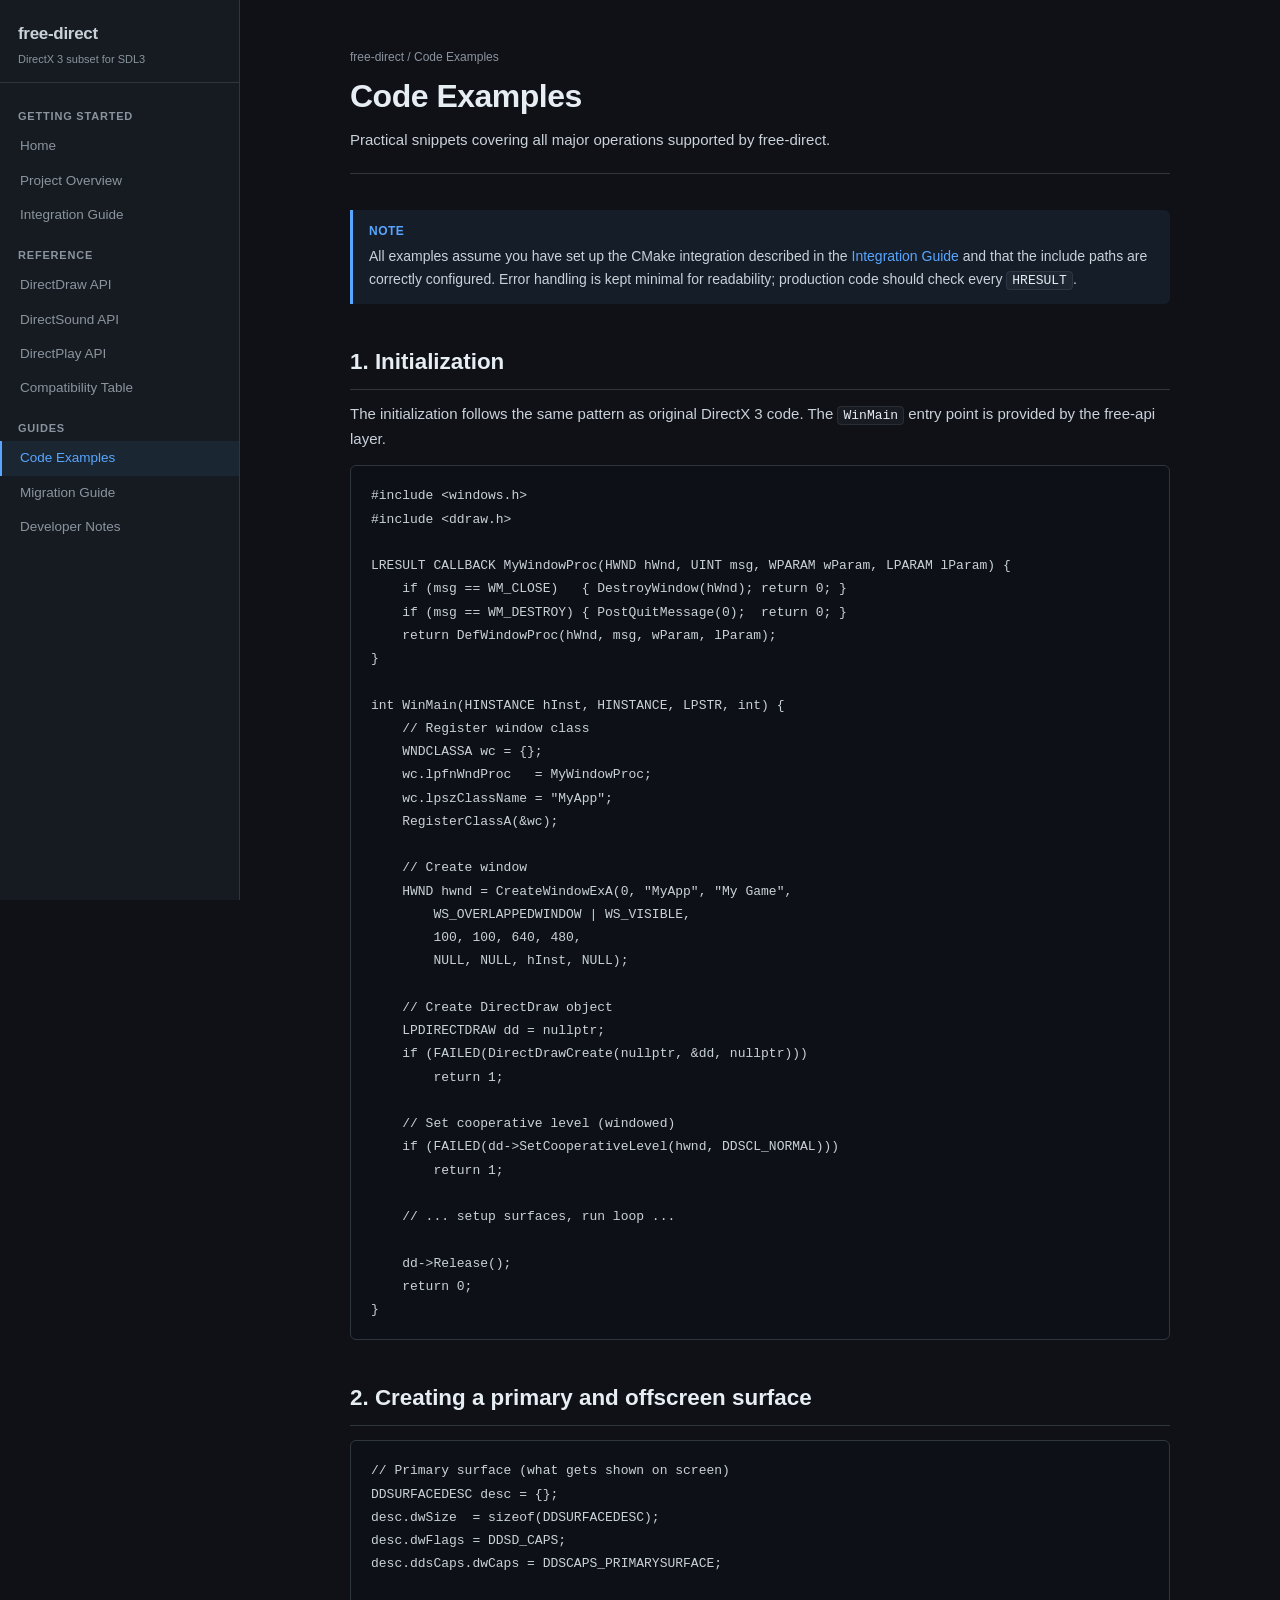
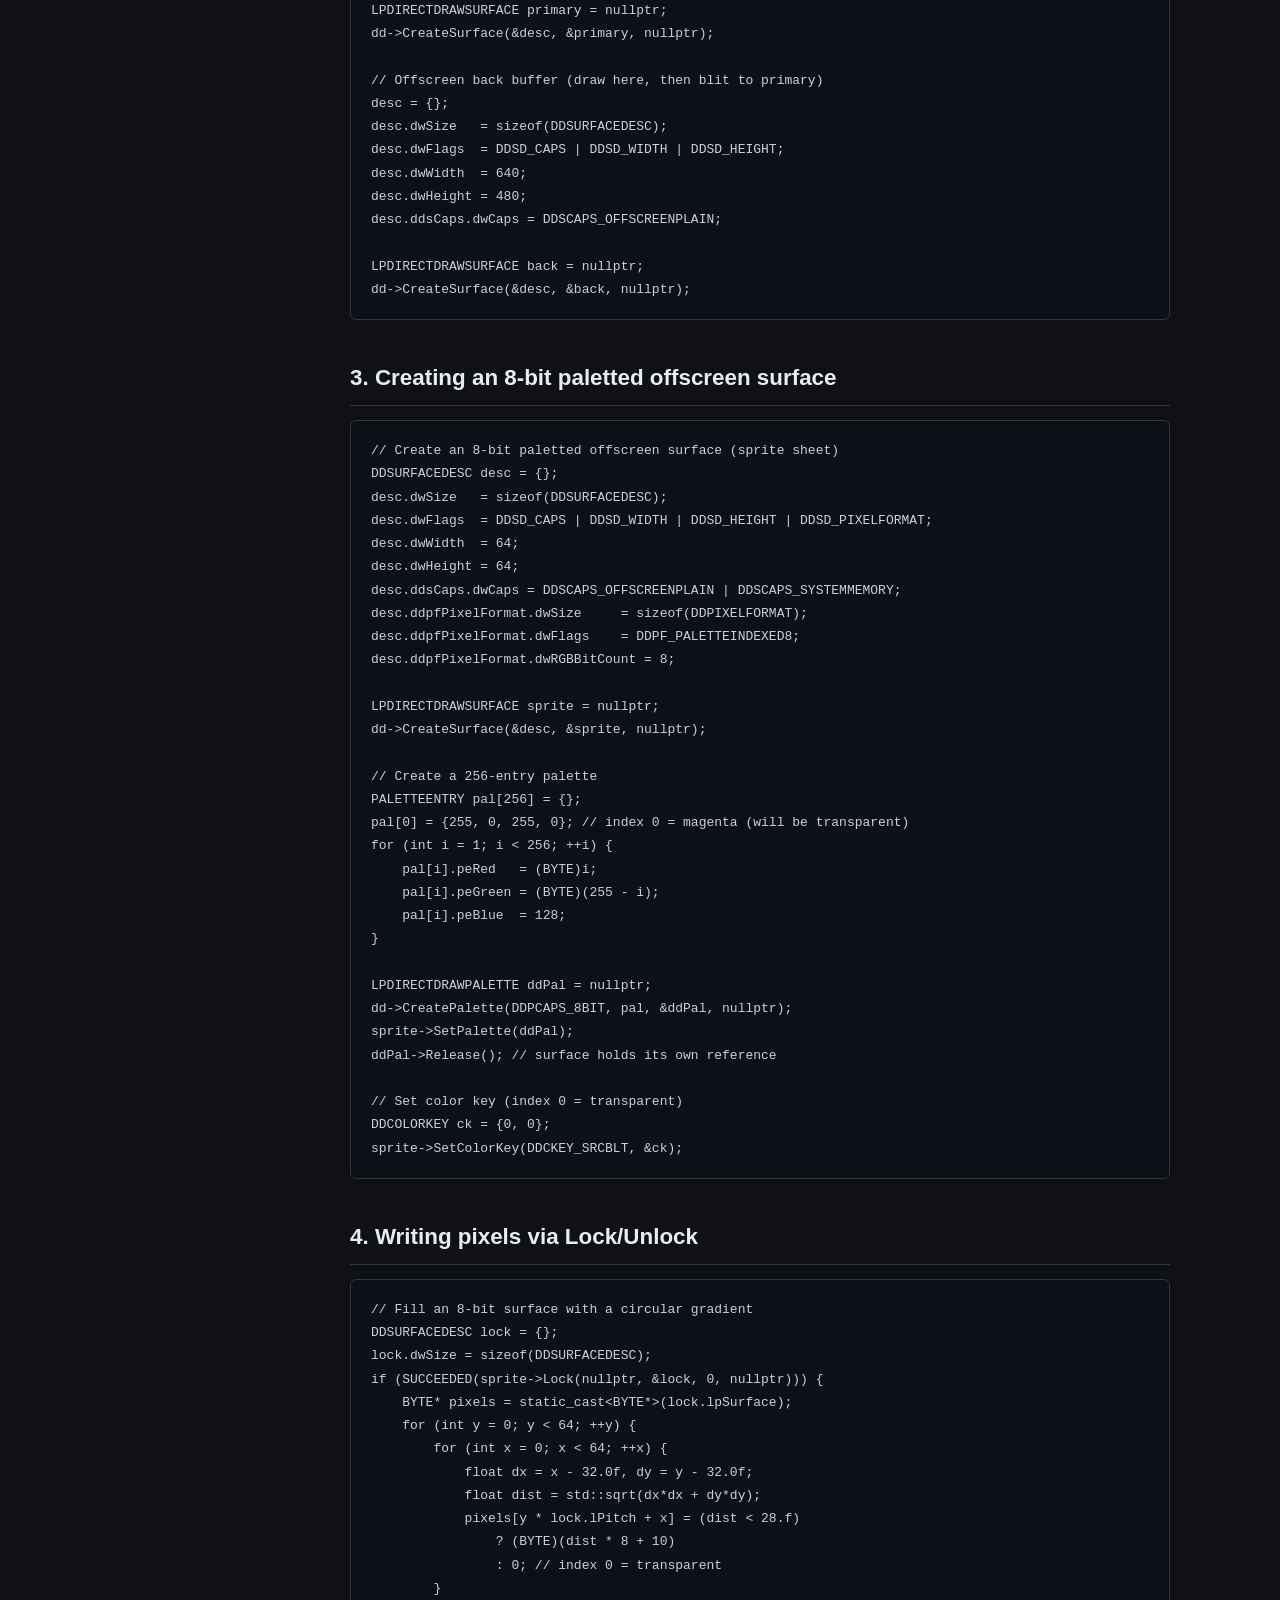
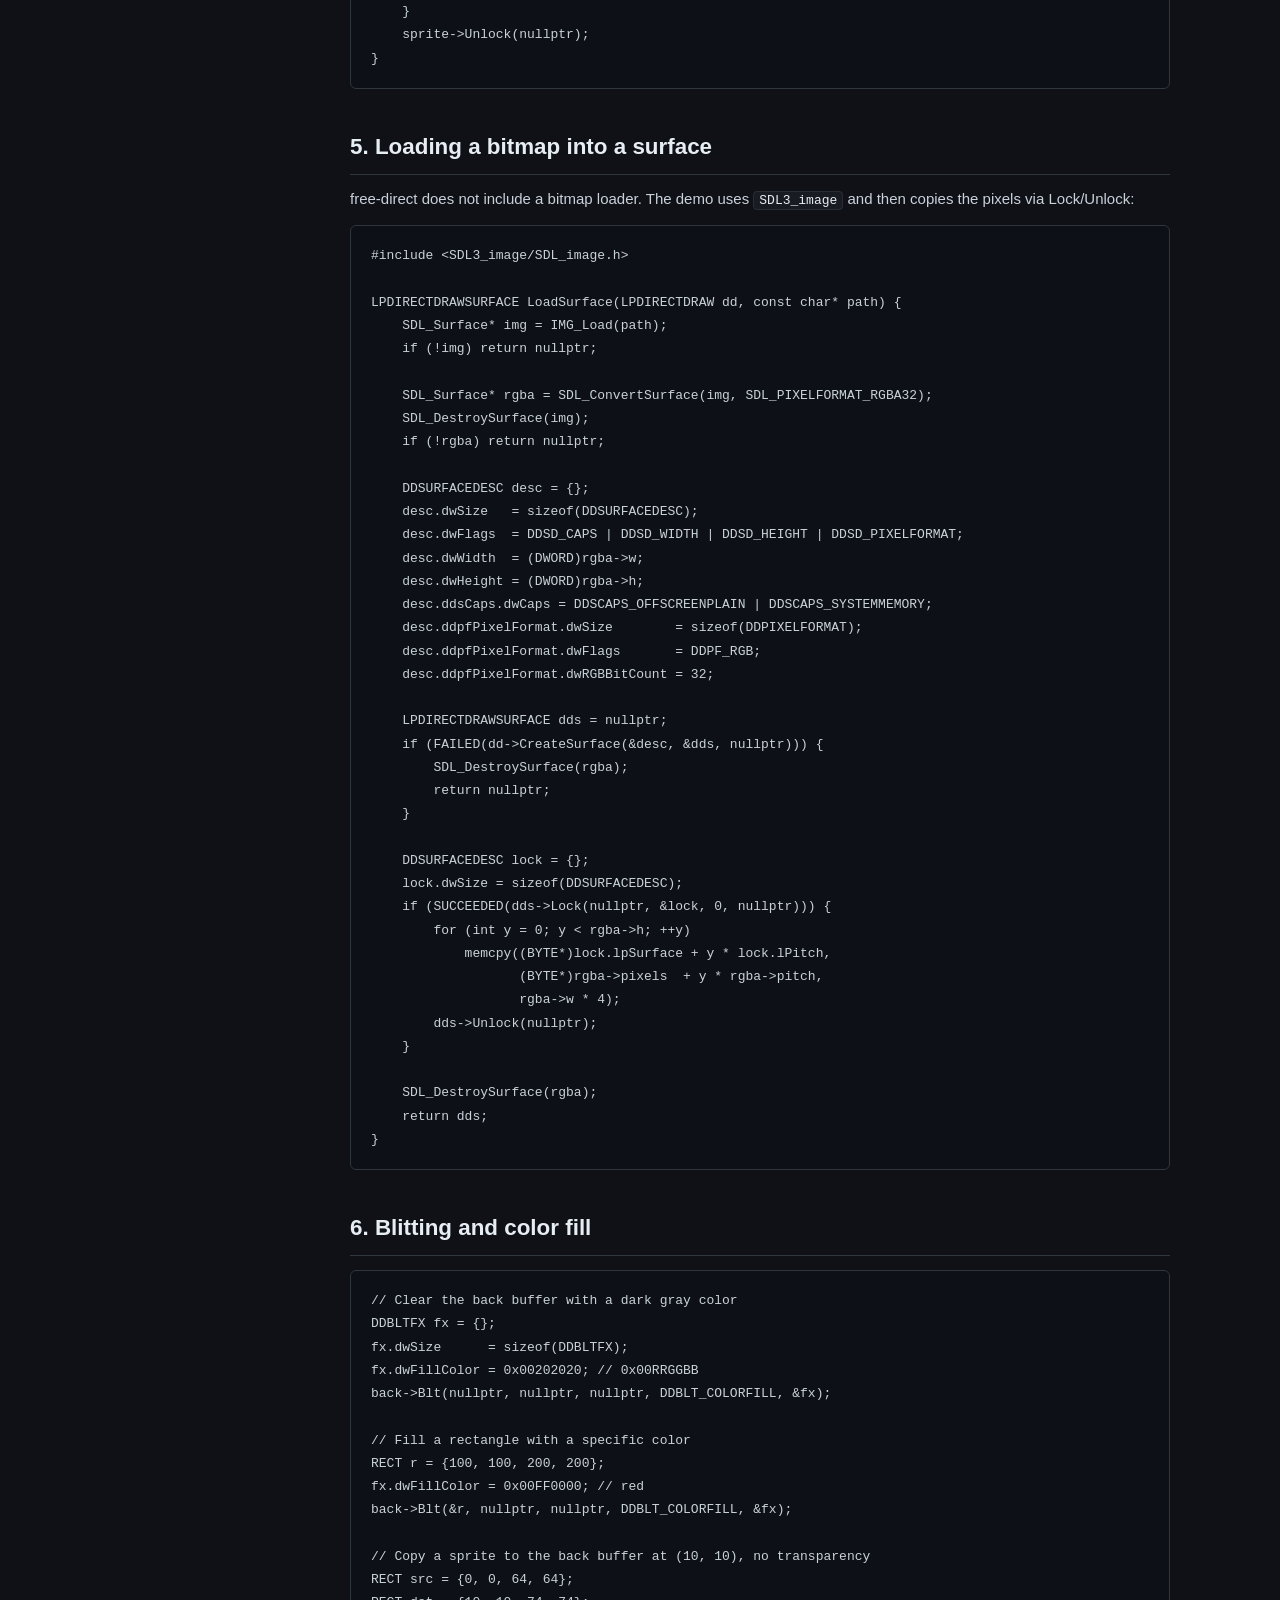
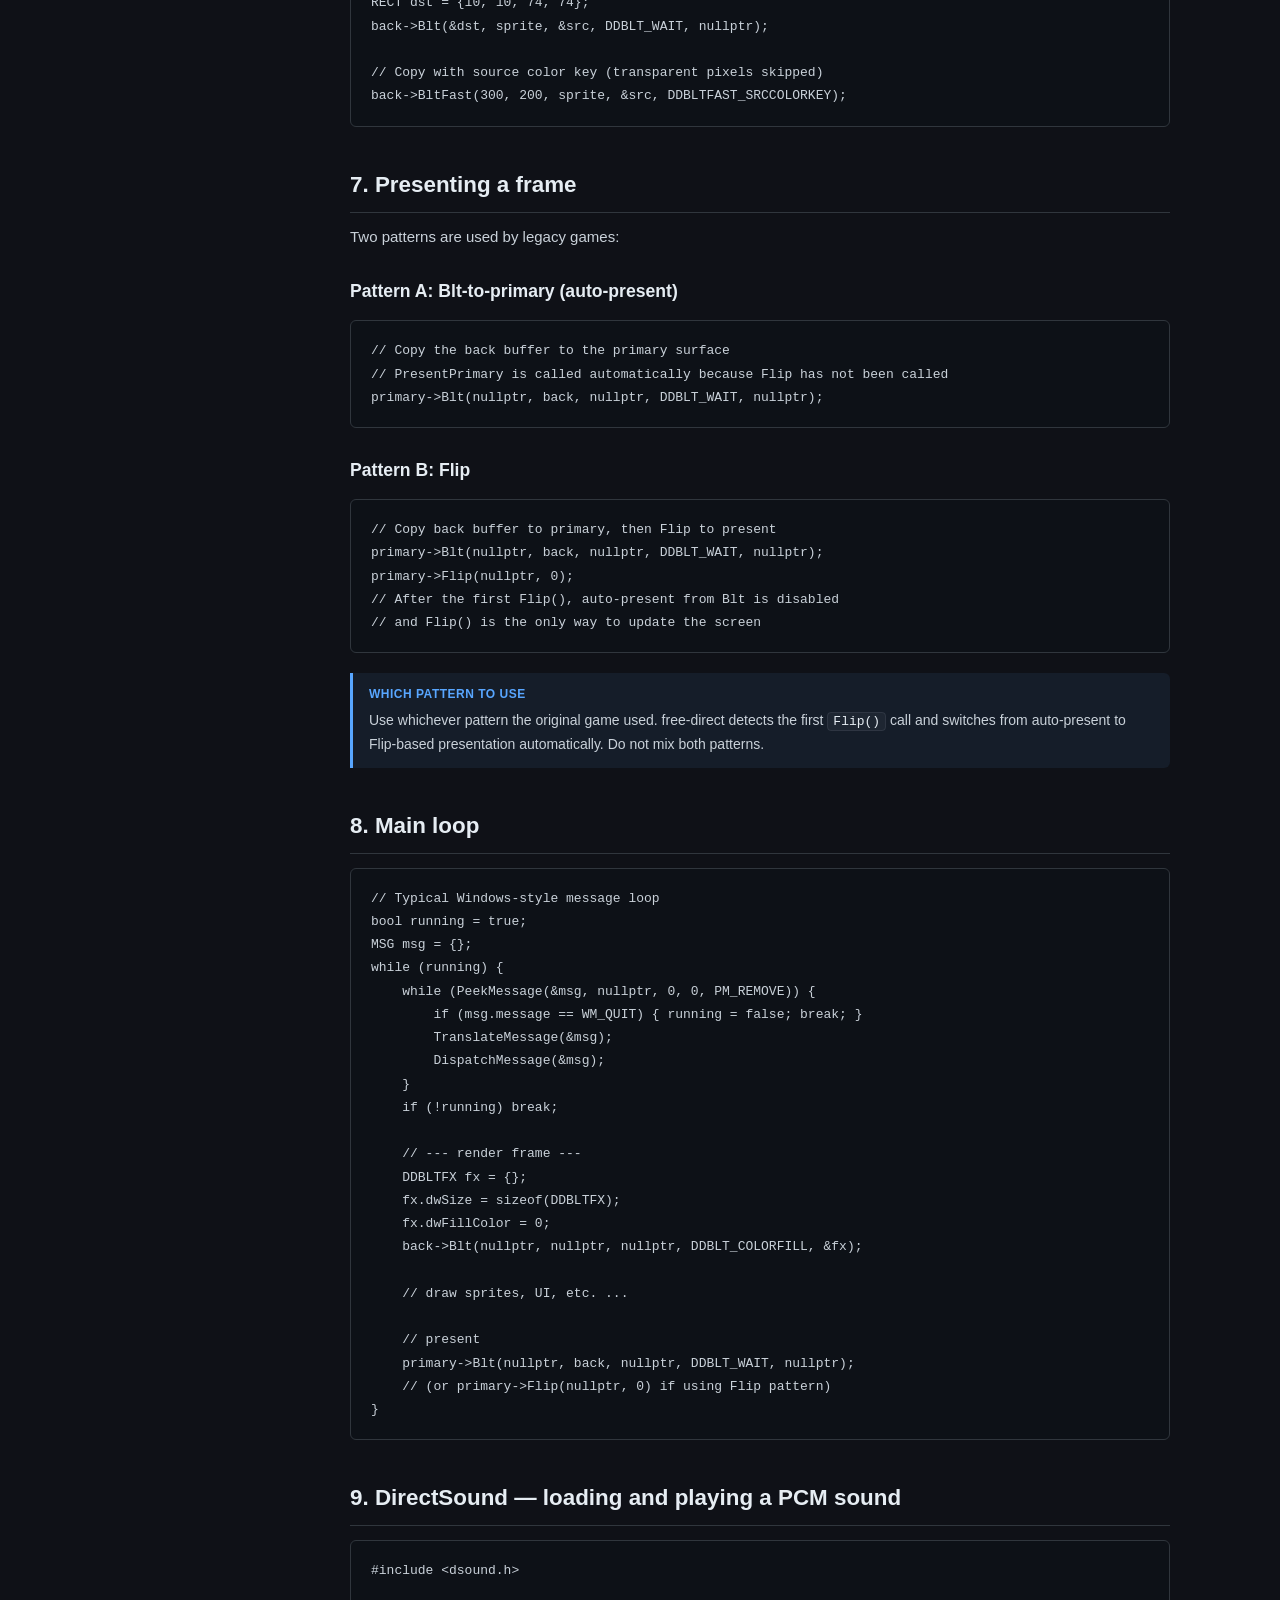
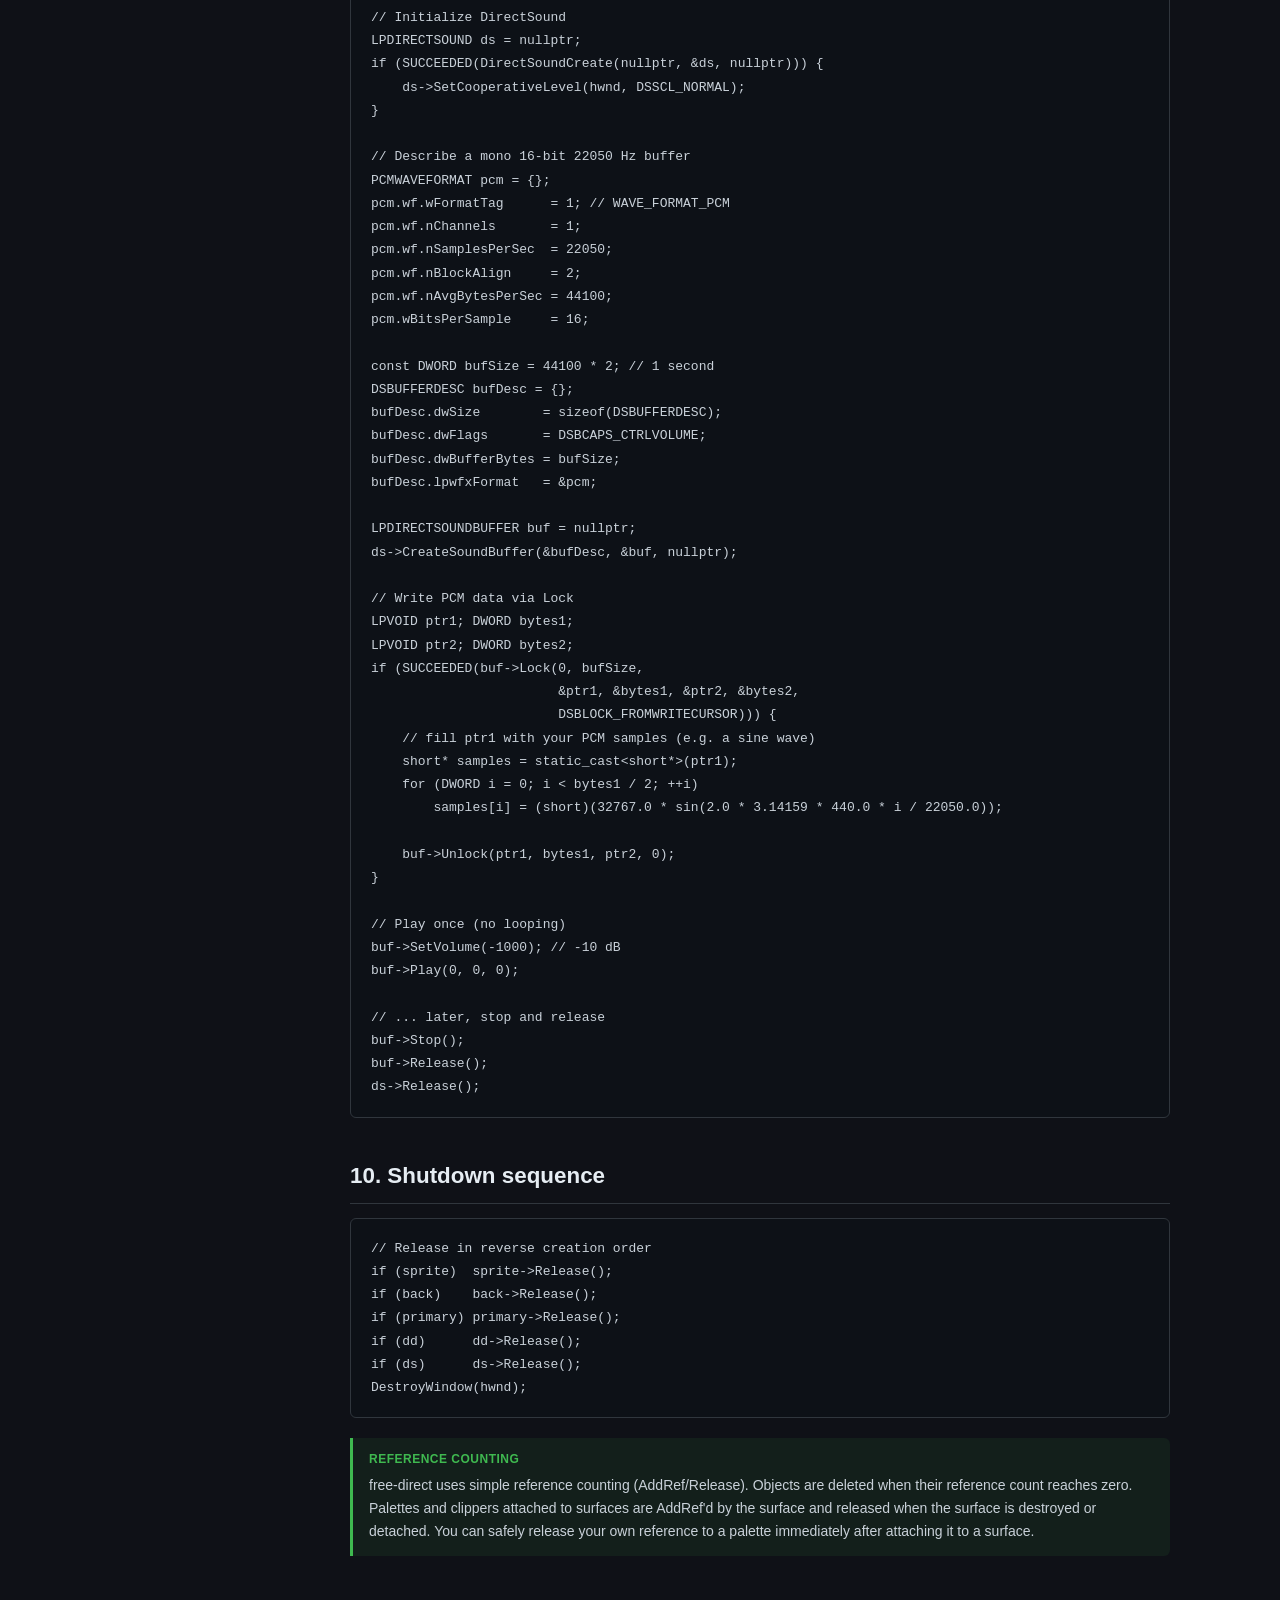
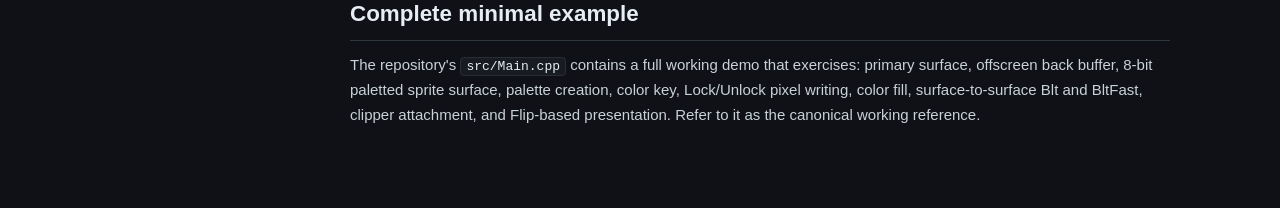
<file: examples.html>
<!DOCTYPE html>
<html lang="en">
<head>
<meta charset="UTF-8">
<meta name="viewport" content="width=device-width, initial-scale=1.0">
<title>Code Examples — free-direct</title>
<link rel="stylesheet" href="style.css">
</head>
<body>
<div class="site-wrapper">

<aside class="sidebar">
  <div class="sidebar-logo">
    <a href="index.html">
      <span class="project-name">free-direct</span>
      <span class="project-sub">DirectX 3 subset for SDL3</span>
    </a>
  </div>
  <nav>
    <div class="nav-section-label">Getting Started</div>
    <a href="index.html">Home</a>
    <a href="overview.html">Project Overview</a>
    <a href="integration.html">Integration Guide</a>

    <div class="nav-section-label">Reference</div>
    <a href="api-directdraw.html">DirectDraw API</a>
    <a href="api-directsound.html">DirectSound API</a>
    <a href="api-directplay.html">DirectPlay API</a>
    <a href="compatibility.html">Compatibility Table</a>

    <div class="nav-section-label">Guides</div>
    <a href="examples.html">Code Examples</a>
    <a href="migration.html">Migration Guide</a>
    <a href="developer-notes.html">Developer Notes</a>
  </nav>
</aside>

<main class="main-content">
<div class="content-body">

  <div class="page-header">
    <div class="breadcrumb"><a href="index.html">free-direct</a> / Code Examples</div>
    <h1>Code Examples</h1>
    <p>Practical snippets covering all major operations supported by free-direct.</p>
  </div>

  <div class="callout callout-note">
    <div class="callout-label">Note</div>
    <p>
      All examples assume you have set up the CMake integration described in the
      <a href="integration.html">Integration Guide</a> and that the include paths
      are correctly configured. Error handling is kept minimal for readability;
      production code should check every <code>HRESULT</code>.
    </p>
  </div>

  <!-- ════════════════════════════════════════════════════════════════════════ -->
  <h2>1. Initialization</h2>
  <p>
    The initialization follows the same pattern as original DirectX 3 code.
    The <code>WinMain</code> entry point is provided by the free-api layer.
  </p>

  <pre><code>#include &lt;windows.h&gt;
#include &lt;ddraw.h&gt;

LRESULT CALLBACK MyWindowProc(HWND hWnd, UINT msg, WPARAM wParam, LPARAM lParam) {
    if (msg == WM_CLOSE)   { DestroyWindow(hWnd); return 0; }
    if (msg == WM_DESTROY) { PostQuitMessage(0);  return 0; }
    return DefWindowProc(hWnd, msg, wParam, lParam);
}

int WinMain(HINSTANCE hInst, HINSTANCE, LPSTR, int) {
    // Register window class
    WNDCLASSA wc = {};
    wc.lpfnWndProc   = MyWindowProc;
    wc.lpszClassName = "MyApp";
    RegisterClassA(&wc);

    // Create window
    HWND hwnd = CreateWindowExA(0, "MyApp", "My Game",
        WS_OVERLAPPEDWINDOW | WS_VISIBLE,
        100, 100, 640, 480,
        NULL, NULL, hInst, NULL);

    // Create DirectDraw object
    LPDIRECTDRAW dd = nullptr;
    if (FAILED(DirectDrawCreate(nullptr, &dd, nullptr)))
        return 1;

    // Set cooperative level (windowed)
    if (FAILED(dd->SetCooperativeLevel(hwnd, DDSCL_NORMAL)))
        return 1;

    // ... setup surfaces, run loop ...

    dd->Release();
    return 0;
}</code></pre>

  <!-- ════════════════════════════════════════════════════════════════════════ -->
  <h2>2. Creating a primary and offscreen surface</h2>

  <pre><code>// Primary surface (what gets shown on screen)
DDSURFACEDESC desc = {};
desc.dwSize  = sizeof(DDSURFACEDESC);
desc.dwFlags = DDSD_CAPS;
desc.ddsCaps.dwCaps = DDSCAPS_PRIMARYSURFACE;

LPDIRECTDRAWSURFACE primary = nullptr;
dd->CreateSurface(&desc, &primary, nullptr);

// Offscreen back buffer (draw here, then blit to primary)
desc = {};
desc.dwSize   = sizeof(DDSURFACEDESC);
desc.dwFlags  = DDSD_CAPS | DDSD_WIDTH | DDSD_HEIGHT;
desc.dwWidth  = 640;
desc.dwHeight = 480;
desc.ddsCaps.dwCaps = DDSCAPS_OFFSCREENPLAIN;

LPDIRECTDRAWSURFACE back = nullptr;
dd->CreateSurface(&desc, &back, nullptr);</code></pre>

  <!-- ════════════════════════════════════════════════════════════════════════ -->
  <h2>3. Creating an 8-bit paletted offscreen surface</h2>

  <pre><code>// Create an 8-bit paletted offscreen surface (sprite sheet)
DDSURFACEDESC desc = {};
desc.dwSize   = sizeof(DDSURFACEDESC);
desc.dwFlags  = DDSD_CAPS | DDSD_WIDTH | DDSD_HEIGHT | DDSD_PIXELFORMAT;
desc.dwWidth  = 64;
desc.dwHeight = 64;
desc.ddsCaps.dwCaps = DDSCAPS_OFFSCREENPLAIN | DDSCAPS_SYSTEMMEMORY;
desc.ddpfPixelFormat.dwSize     = sizeof(DDPIXELFORMAT);
desc.ddpfPixelFormat.dwFlags    = DDPF_PALETTEINDEXED8;
desc.ddpfPixelFormat.dwRGBBitCount = 8;

LPDIRECTDRAWSURFACE sprite = nullptr;
dd->CreateSurface(&desc, &sprite, nullptr);

// Create a 256-entry palette
PALETTEENTRY pal[256] = {};
pal[0] = {255, 0, 255, 0}; // index 0 = magenta (will be transparent)
for (int i = 1; i &lt; 256; ++i) {
    pal[i].peRed   = (BYTE)i;
    pal[i].peGreen = (BYTE)(255 - i);
    pal[i].peBlue  = 128;
}

LPDIRECTDRAWPALETTE ddPal = nullptr;
dd->CreatePalette(DDPCAPS_8BIT, pal, &ddPal, nullptr);
sprite->SetPalette(ddPal);
ddPal->Release(); // surface holds its own reference

// Set color key (index 0 = transparent)
DDCOLORKEY ck = {0, 0};
sprite->SetColorKey(DDCKEY_SRCBLT, &ck);</code></pre>

  <!-- ════════════════════════════════════════════════════════════════════════ -->
  <h2>4. Writing pixels via Lock/Unlock</h2>

  <pre><code>// Fill an 8-bit surface with a circular gradient
DDSURFACEDESC lock = {};
lock.dwSize = sizeof(DDSURFACEDESC);
if (SUCCEEDED(sprite->Lock(nullptr, &lock, 0, nullptr))) {
    BYTE* pixels = static_cast&lt;BYTE*&gt;(lock.lpSurface);
    for (int y = 0; y &lt; 64; ++y) {
        for (int x = 0; x &lt; 64; ++x) {
            float dx = x - 32.0f, dy = y - 32.0f;
            float dist = std::sqrt(dx*dx + dy*dy);
            pixels[y * lock.lPitch + x] = (dist &lt; 28.f)
                ? (BYTE)(dist * 8 + 10)
                : 0; // index 0 = transparent
        }
    }
    sprite->Unlock(nullptr);
}</code></pre>

  <!-- ════════════════════════════════════════════════════════════════════════ -->
  <h2>5. Loading a bitmap into a surface</h2>
  <p>
    free-direct does not include a bitmap loader. The demo uses <code>SDL3_image</code>
    and then copies the pixels via Lock/Unlock:
  </p>

  <pre><code>#include &lt;SDL3_image/SDL_image.h&gt;

LPDIRECTDRAWSURFACE LoadSurface(LPDIRECTDRAW dd, const char* path) {
    SDL_Surface* img = IMG_Load(path);
    if (!img) return nullptr;

    SDL_Surface* rgba = SDL_ConvertSurface(img, SDL_PIXELFORMAT_RGBA32);
    SDL_DestroySurface(img);
    if (!rgba) return nullptr;

    DDSURFACEDESC desc = {};
    desc.dwSize   = sizeof(DDSURFACEDESC);
    desc.dwFlags  = DDSD_CAPS | DDSD_WIDTH | DDSD_HEIGHT | DDSD_PIXELFORMAT;
    desc.dwWidth  = (DWORD)rgba->w;
    desc.dwHeight = (DWORD)rgba->h;
    desc.ddsCaps.dwCaps = DDSCAPS_OFFSCREENPLAIN | DDSCAPS_SYSTEMMEMORY;
    desc.ddpfPixelFormat.dwSize        = sizeof(DDPIXELFORMAT);
    desc.ddpfPixelFormat.dwFlags       = DDPF_RGB;
    desc.ddpfPixelFormat.dwRGBBitCount = 32;

    LPDIRECTDRAWSURFACE dds = nullptr;
    if (FAILED(dd->CreateSurface(&desc, &dds, nullptr))) {
        SDL_DestroySurface(rgba);
        return nullptr;
    }

    DDSURFACEDESC lock = {};
    lock.dwSize = sizeof(DDSURFACEDESC);
    if (SUCCEEDED(dds->Lock(nullptr, &lock, 0, nullptr))) {
        for (int y = 0; y &lt; rgba->h; ++y)
            memcpy((BYTE*)lock.lpSurface + y * lock.lPitch,
                   (BYTE*)rgba->pixels  + y * rgba->pitch,
                   rgba->w * 4);
        dds->Unlock(nullptr);
    }

    SDL_DestroySurface(rgba);
    return dds;
}</code></pre>

  <!-- ════════════════════════════════════════════════════════════════════════ -->
  <h2>6. Blitting and color fill</h2>

  <pre><code>// Clear the back buffer with a dark gray color
DDBLTFX fx = {};
fx.dwSize      = sizeof(DDBLTFX);
fx.dwFillColor = 0x00202020; // 0x00RRGGBB
back->Blt(nullptr, nullptr, nullptr, DDBLT_COLORFILL, &fx);

// Fill a rectangle with a specific color
RECT r = {100, 100, 200, 200};
fx.dwFillColor = 0x00FF0000; // red
back->Blt(&r, nullptr, nullptr, DDBLT_COLORFILL, &fx);

// Copy a sprite to the back buffer at (10, 10), no transparency
RECT src = {0, 0, 64, 64};
RECT dst = {10, 10, 74, 74};
back->Blt(&dst, sprite, &src, DDBLT_WAIT, nullptr);

// Copy with source color key (transparent pixels skipped)
back->BltFast(300, 200, sprite, &src, DDBLTFAST_SRCCOLORKEY);</code></pre>

  <!-- ════════════════════════════════════════════════════════════════════════ -->
  <h2>7. Presenting a frame</h2>

  <p>Two patterns are used by legacy games:</p>

  <h3>Pattern A: Blt-to-primary (auto-present)</h3>
  <pre><code>// Copy the back buffer to the primary surface
// PresentPrimary is called automatically because Flip has not been called
primary->Blt(nullptr, back, nullptr, DDBLT_WAIT, nullptr);</code></pre>

  <h3>Pattern B: Flip</h3>
  <pre><code>// Copy back buffer to primary, then Flip to present
primary->Blt(nullptr, back, nullptr, DDBLT_WAIT, nullptr);
primary->Flip(nullptr, 0);
// After the first Flip(), auto-present from Blt is disabled
// and Flip() is the only way to update the screen</code></pre>

  <div class="callout callout-note">
    <div class="callout-label">Which pattern to use</div>
    <p>
      Use whichever pattern the original game used. free-direct detects the first
      <code>Flip()</code> call and switches from auto-present to Flip-based presentation
      automatically. Do not mix both patterns.
    </p>
  </div>

  <!-- ════════════════════════════════════════════════════════════════════════ -->
  <h2>8. Main loop</h2>

  <pre><code>// Typical Windows-style message loop
bool running = true;
MSG msg = {};
while (running) {
    while (PeekMessage(&msg, nullptr, 0, 0, PM_REMOVE)) {
        if (msg.message == WM_QUIT) { running = false; break; }
        TranslateMessage(&msg);
        DispatchMessage(&msg);
    }
    if (!running) break;

    // --- render frame ---
    DDBLTFX fx = {};
    fx.dwSize = sizeof(DDBLTFX);
    fx.dwFillColor = 0;
    back->Blt(nullptr, nullptr, nullptr, DDBLT_COLORFILL, &fx);

    // draw sprites, UI, etc. ...

    // present
    primary->Blt(nullptr, back, nullptr, DDBLT_WAIT, nullptr);
    // (or primary->Flip(nullptr, 0) if using Flip pattern)
}</code></pre>

  <!-- ════════════════════════════════════════════════════════════════════════ -->
  <h2>9. DirectSound — loading and playing a PCM sound</h2>

  <pre><code>#include &lt;dsound.h&gt;

// Initialize DirectSound
LPDIRECTSOUND ds = nullptr;
if (SUCCEEDED(DirectSoundCreate(nullptr, &ds, nullptr))) {
    ds->SetCooperativeLevel(hwnd, DSSCL_NORMAL);
}

// Describe a mono 16-bit 22050 Hz buffer
PCMWAVEFORMAT pcm = {};
pcm.wf.wFormatTag      = 1; // WAVE_FORMAT_PCM
pcm.wf.nChannels       = 1;
pcm.wf.nSamplesPerSec  = 22050;
pcm.wf.nBlockAlign     = 2;
pcm.wf.nAvgBytesPerSec = 44100;
pcm.wBitsPerSample     = 16;

const DWORD bufSize = 44100 * 2; // 1 second
DSBUFFERDESC bufDesc = {};
bufDesc.dwSize        = sizeof(DSBUFFERDESC);
bufDesc.dwFlags       = DSBCAPS_CTRLVOLUME;
bufDesc.dwBufferBytes = bufSize;
bufDesc.lpwfxFormat   = &pcm;

LPDIRECTSOUNDBUFFER buf = nullptr;
ds->CreateSoundBuffer(&bufDesc, &buf, nullptr);

// Write PCM data via Lock
LPVOID ptr1; DWORD bytes1;
LPVOID ptr2; DWORD bytes2;
if (SUCCEEDED(buf->Lock(0, bufSize,
                        &ptr1, &bytes1, &ptr2, &bytes2,
                        DSBLOCK_FROMWRITECURSOR))) {
    // fill ptr1 with your PCM samples (e.g. a sine wave)
    short* samples = static_cast&lt;short*&gt;(ptr1);
    for (DWORD i = 0; i &lt; bytes1 / 2; ++i)
        samples[i] = (short)(32767.0 * sin(2.0 * 3.14159 * 440.0 * i / 22050.0));

    buf->Unlock(ptr1, bytes1, ptr2, 0);
}

// Play once (no looping)
buf->SetVolume(-1000); // -10 dB
buf->Play(0, 0, 0);

// ... later, stop and release
buf->Stop();
buf->Release();
ds->Release();</code></pre>

  <!-- ════════════════════════════════════════════════════════════════════════ -->
  <h2>10. Shutdown sequence</h2>

  <pre><code>// Release in reverse creation order
if (sprite)  sprite->Release();
if (back)    back->Release();
if (primary) primary->Release();
if (dd)      dd->Release();
if (ds)      ds->Release();
DestroyWindow(hwnd);</code></pre>

  <div class="callout callout-tip">
    <div class="callout-label">Reference counting</div>
    <p>
      free-direct uses simple reference counting (AddRef/Release). Objects are deleted
      when their reference count reaches zero. Palettes and clippers attached to surfaces
      are AddRef'd by the surface and released when the surface is destroyed or detached.
      You can safely release your own reference to a palette immediately after attaching it
      to a surface.
    </p>
  </div>

  <!-- ════════════════════════════════════════════════════════════════════════ -->
  <h2>Complete minimal example</h2>
  <p>
    The repository's <code>src/Main.cpp</code> contains a full working demo that exercises:
    primary surface, offscreen back buffer, 8-bit paletted sprite surface, palette creation,
    color key, Lock/Unlock pixel writing, color fill, surface-to-surface Blt and BltFast,
    clipper attachment, and Flip-based presentation. Refer to it as the canonical working
    reference.
  </p>

</div>
</main>
</div>
<script src="nav.js"></script>
</body>
</html>
</file>
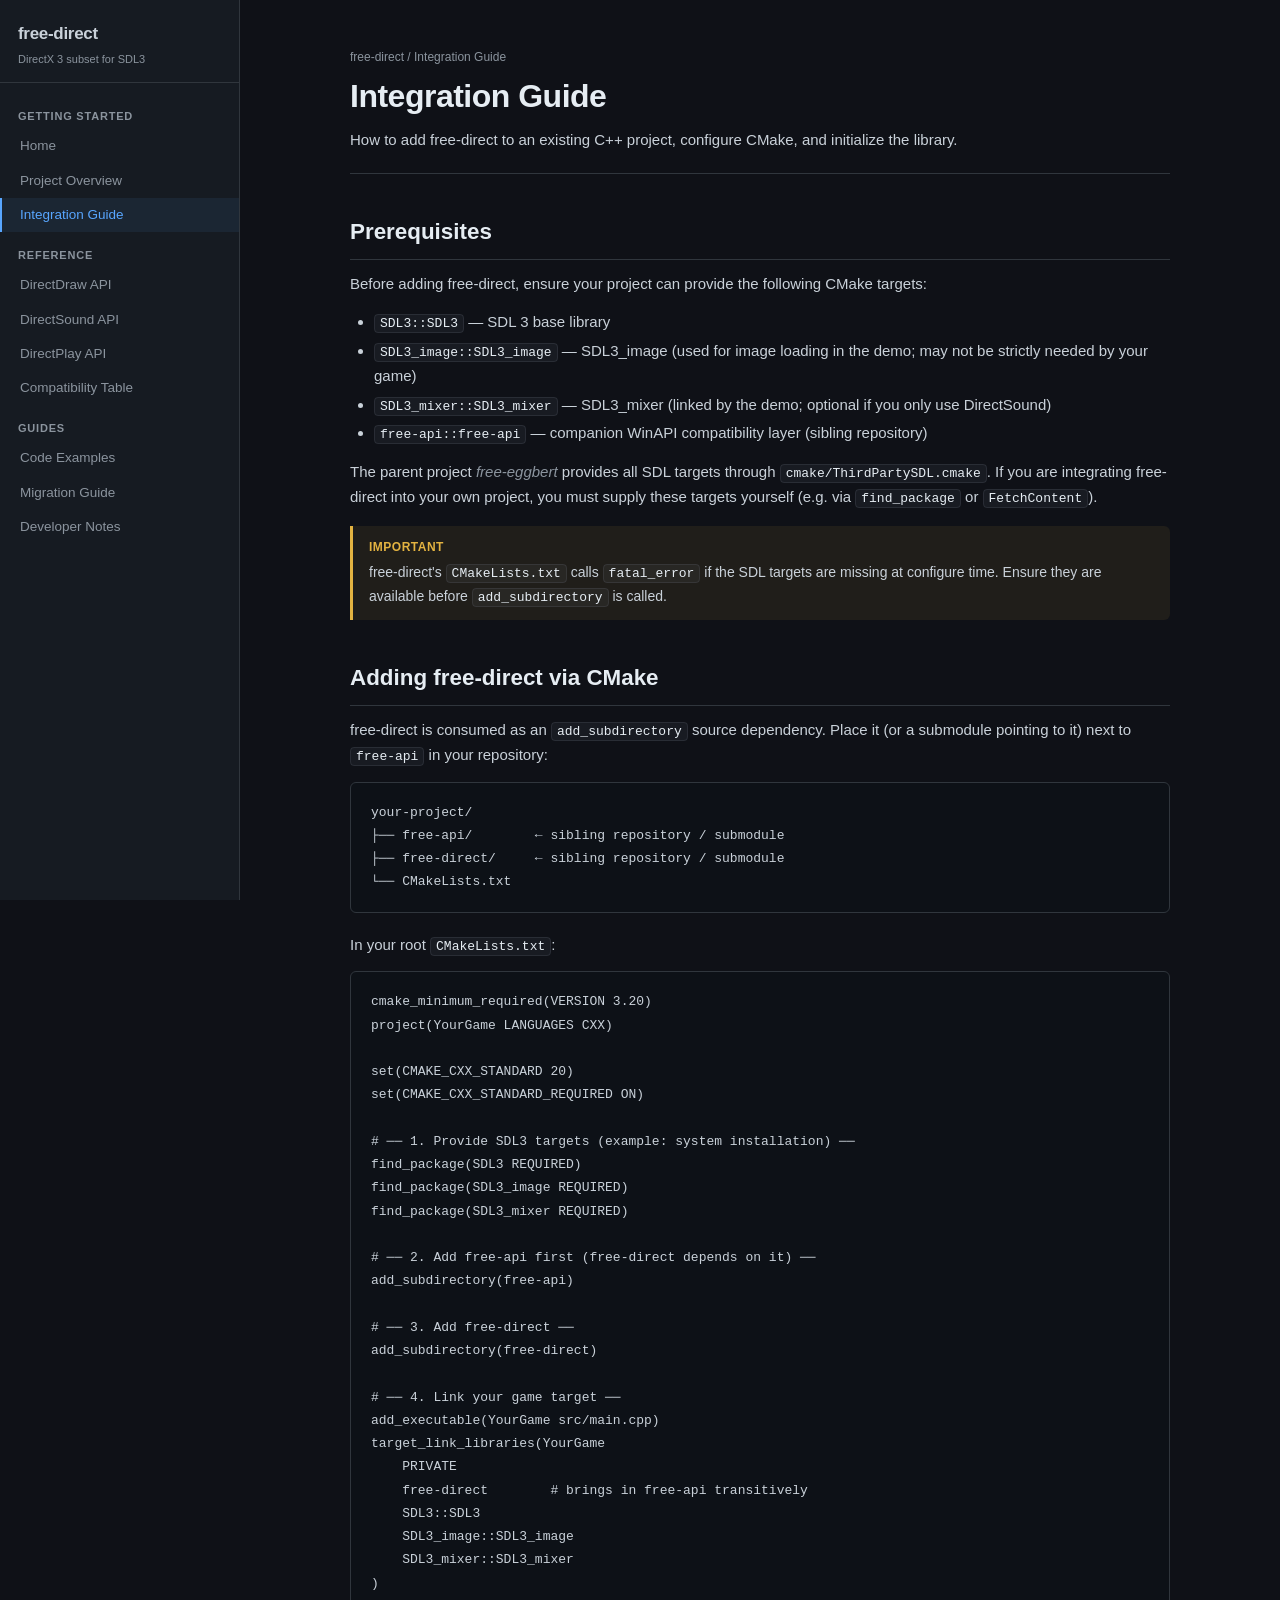
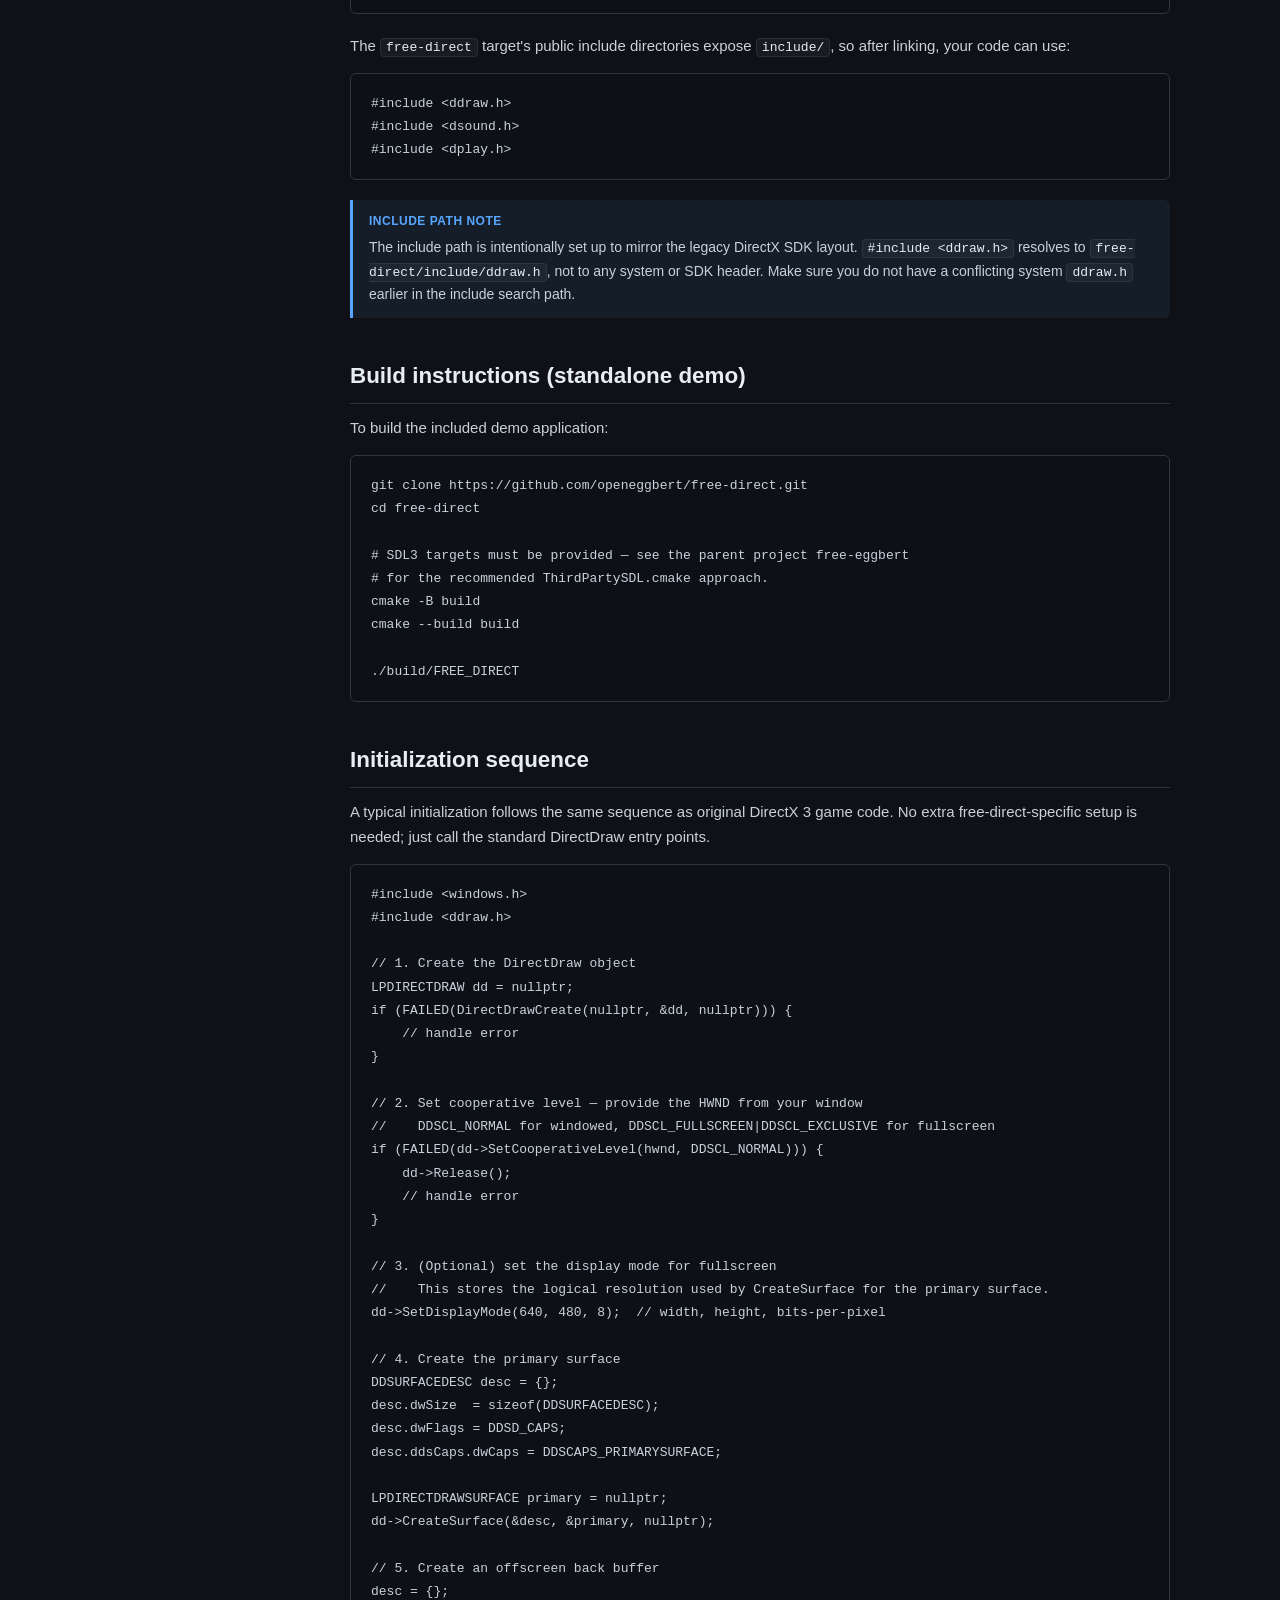
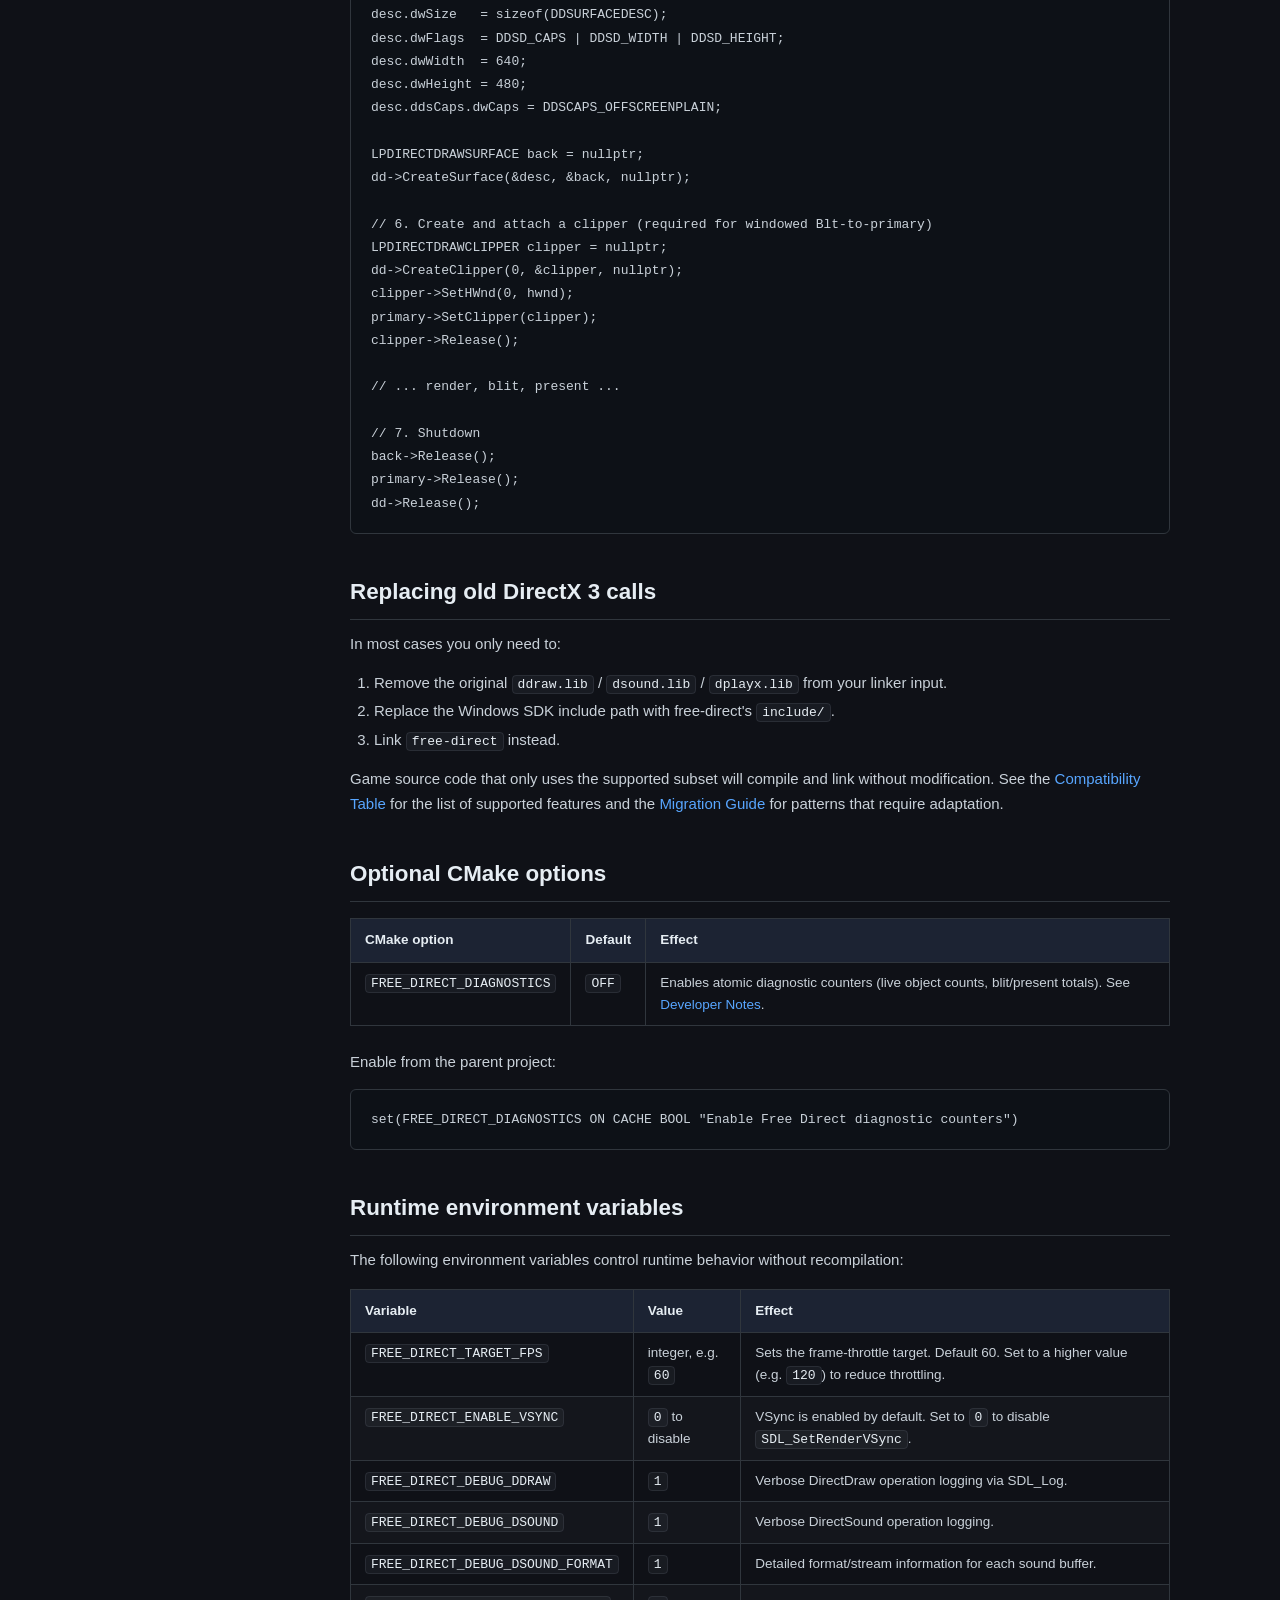
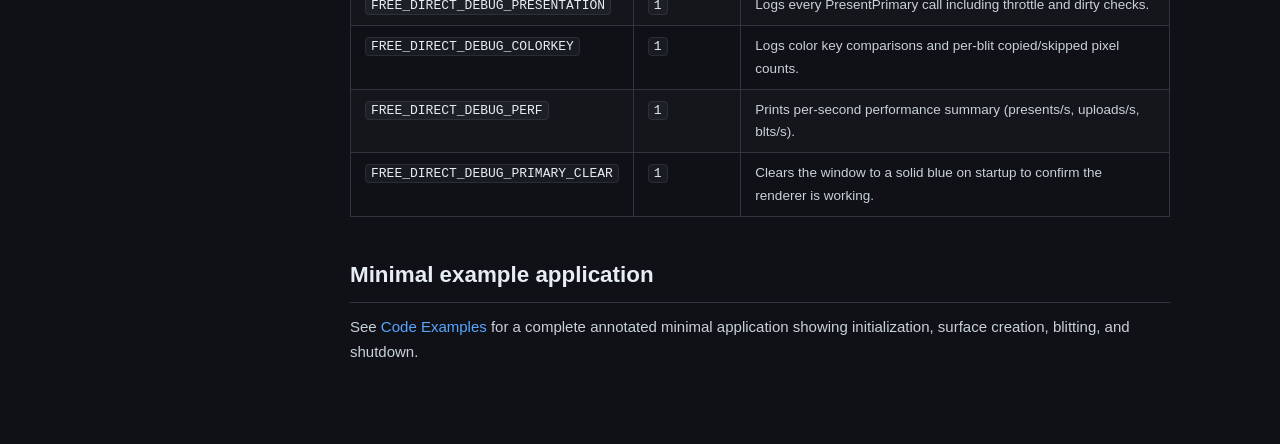
<file: integration.html>
<!DOCTYPE html>
<html lang="en">
<head>
<meta charset="UTF-8">
<meta name="viewport" content="width=device-width, initial-scale=1.0">
<title>Integration Guide — free-direct</title>
<link rel="stylesheet" href="style.css">
</head>
<body>
<div class="site-wrapper">

<aside class="sidebar">
  <div class="sidebar-logo">
    <a href="index.html">
      <span class="project-name">free-direct</span>
      <span class="project-sub">DirectX 3 subset for SDL3</span>
    </a>
  </div>
  <nav>
    <div class="nav-section-label">Getting Started</div>
    <a href="index.html">Home</a>
    <a href="overview.html">Project Overview</a>
    <a href="integration.html">Integration Guide</a>

    <div class="nav-section-label">Reference</div>
    <a href="api-directdraw.html">DirectDraw API</a>
    <a href="api-directsound.html">DirectSound API</a>
    <a href="api-directplay.html">DirectPlay API</a>
    <a href="compatibility.html">Compatibility Table</a>

    <div class="nav-section-label">Guides</div>
    <a href="examples.html">Code Examples</a>
    <a href="migration.html">Migration Guide</a>
    <a href="developer-notes.html">Developer Notes</a>
  </nav>
</aside>

<main class="main-content">
<div class="content-body">

  <div class="page-header">
    <div class="breadcrumb"><a href="index.html">free-direct</a> / Integration Guide</div>
    <h1>Integration Guide</h1>
    <p>How to add free-direct to an existing C++ project, configure CMake, and initialize the library.</p>
  </div>

  <h2>Prerequisites</h2>
  <p>Before adding free-direct, ensure your project can provide the following CMake targets:</p>
  <ul>
    <li><code>SDL3::SDL3</code> — SDL 3 base library</li>
    <li><code>SDL3_image::SDL3_image</code> — SDL3_image (used for image loading in the demo; may not be strictly needed by your game)</li>
    <li><code>SDL3_mixer::SDL3_mixer</code> — SDL3_mixer (linked by the demo; optional if you only use DirectSound)</li>
    <li><code>free-api::free-api</code> — companion WinAPI compatibility layer (sibling repository)</li>
  </ul>
  <p>
    The parent project <em>free-eggbert</em> provides all SDL targets through
    <code>cmake/ThirdPartySDL.cmake</code>. If you are integrating free-direct into your own
    project, you must supply these targets yourself (e.g. via <code>find_package</code> or
    <code>FetchContent</code>).
  </p>
  <div class="callout callout-warn">
    <div class="callout-label">Important</div>
    <p>
      free-direct's <code>CMakeLists.txt</code> calls <code>fatal_error</code> if the SDL
      targets are missing at configure time. Ensure they are available before
      <code>add_subdirectory</code> is called.
    </p>
  </div>

  <h2>Adding free-direct via CMake</h2>
  <p>
    free-direct is consumed as an <code>add_subdirectory</code> source dependency.
    Place it (or a submodule pointing to it) next to <code>free-api</code> in your repository:
  </p>

  <pre><code>your-project/
├── free-api/        ← sibling repository / submodule
├── free-direct/     ← sibling repository / submodule
└── CMakeLists.txt</code></pre>

  <p>In your root <code>CMakeLists.txt</code>:</p>

  <pre><code>cmake_minimum_required(VERSION 3.20)
project(YourGame LANGUAGES CXX)

set(CMAKE_CXX_STANDARD 20)
set(CMAKE_CXX_STANDARD_REQUIRED ON)

# ── 1. Provide SDL3 targets (example: system installation) ──
find_package(SDL3 REQUIRED)
find_package(SDL3_image REQUIRED)
find_package(SDL3_mixer REQUIRED)

# ── 2. Add free-api first (free-direct depends on it) ──
add_subdirectory(free-api)

# ── 3. Add free-direct ──
add_subdirectory(free-direct)

# ── 4. Link your game target ──
add_executable(YourGame src/main.cpp)
target_link_libraries(YourGame
    PRIVATE
    free-direct        # brings in free-api transitively
    SDL3::SDL3
    SDL3_image::SDL3_image
    SDL3_mixer::SDL3_mixer
)</code></pre>

  <p>
    The <code>free-direct</code> target's public include directories expose
    <code>include/</code>, so after linking, your code can use:
  </p>
  <pre><code>#include &lt;ddraw.h&gt;
#include &lt;dsound.h&gt;
#include &lt;dplay.h&gt;</code></pre>

  <div class="callout callout-note">
    <div class="callout-label">Include path note</div>
    <p>
      The include path is intentionally set up to mirror the legacy DirectX SDK layout.
      <code>#include &lt;ddraw.h&gt;</code> resolves to
      <code>free-direct/include/ddraw.h</code>, not to any system or SDK header.
      Make sure you do not have a conflicting system <code>ddraw.h</code> earlier in the
      include search path.
    </p>
  </div>

  <h2>Build instructions (standalone demo)</h2>
  <p>To build the included demo application:</p>
  <pre><code>git clone https://github.com/openeggbert/free-direct.git
cd free-direct

# SDL3 targets must be provided — see the parent project free-eggbert
# for the recommended ThirdPartySDL.cmake approach.
cmake -B build
cmake --build build

./build/FREE_DIRECT</code></pre>

  <h2>Initialization sequence</h2>
  <p>
    A typical initialization follows the same sequence as original DirectX&nbsp;3 game code.
    No extra free-direct-specific setup is needed; just call the standard DirectDraw entry
    points.
  </p>

  <pre><code>#include &lt;windows.h&gt;
#include &lt;ddraw.h&gt;

// 1. Create the DirectDraw object
LPDIRECTDRAW dd = nullptr;
if (FAILED(DirectDrawCreate(nullptr, &amp;dd, nullptr))) {
    // handle error
}

// 2. Set cooperative level — provide the HWND from your window
//    DDSCL_NORMAL for windowed, DDSCL_FULLSCREEN|DDSCL_EXCLUSIVE for fullscreen
if (FAILED(dd->SetCooperativeLevel(hwnd, DDSCL_NORMAL))) {
    dd->Release();
    // handle error
}

// 3. (Optional) set the display mode for fullscreen
//    This stores the logical resolution used by CreateSurface for the primary surface.
dd->SetDisplayMode(640, 480, 8);  // width, height, bits-per-pixel

// 4. Create the primary surface
DDSURFACEDESC desc = {};
desc.dwSize  = sizeof(DDSURFACEDESC);
desc.dwFlags = DDSD_CAPS;
desc.ddsCaps.dwCaps = DDSCAPS_PRIMARYSURFACE;

LPDIRECTDRAWSURFACE primary = nullptr;
dd->CreateSurface(&amp;desc, &amp;primary, nullptr);

// 5. Create an offscreen back buffer
desc = {};
desc.dwSize   = sizeof(DDSURFACEDESC);
desc.dwFlags  = DDSD_CAPS | DDSD_WIDTH | DDSD_HEIGHT;
desc.dwWidth  = 640;
desc.dwHeight = 480;
desc.ddsCaps.dwCaps = DDSCAPS_OFFSCREENPLAIN;

LPDIRECTDRAWSURFACE back = nullptr;
dd->CreateSurface(&amp;desc, &amp;back, nullptr);

// 6. Create and attach a clipper (required for windowed Blt-to-primary)
LPDIRECTDRAWCLIPPER clipper = nullptr;
dd->CreateClipper(0, &amp;clipper, nullptr);
clipper->SetHWnd(0, hwnd);
primary->SetClipper(clipper);
clipper->Release();

// ... render, blit, present ...

// 7. Shutdown
back->Release();
primary->Release();
dd->Release();</code></pre>

  <h2>Replacing old DirectX 3 calls</h2>
  <p>
    In most cases you only need to:
  </p>
  <ol>
    <li>Remove the original <code>ddraw.lib</code> / <code>dsound.lib</code> / <code>dplayx.lib</code> from your linker input.</li>
    <li>Replace the Windows SDK include path with free-direct's <code>include/</code>.</li>
    <li>Link <code>free-direct</code> instead.</li>
  </ol>
  <p>
    Game source code that only uses the supported subset will compile and link without
    modification. See the <a href="compatibility.html">Compatibility Table</a> for the
    list of supported features and the <a href="migration.html">Migration Guide</a> for
    patterns that require adaptation.
  </p>

  <h2>Optional CMake options</h2>

  <div class="table-wrap">
  <table>
    <thead>
      <tr><th>CMake option</th><th>Default</th><th>Effect</th></tr>
    </thead>
    <tbody>
      <tr>
        <td><code>FREE_DIRECT_DIAGNOSTICS</code></td>
        <td><code>OFF</code></td>
        <td>Enables atomic diagnostic counters (live object counts, blit/present totals). See <a href="developer-notes.html">Developer Notes</a>.</td>
      </tr>
    </tbody>
  </table>
  </div>

  <p>Enable from the parent project:</p>
  <pre><code>set(FREE_DIRECT_DIAGNOSTICS ON CACHE BOOL "Enable Free Direct diagnostic counters")</code></pre>

  <h2>Runtime environment variables</h2>
  <p>
    The following environment variables control runtime behavior without recompilation:
  </p>

  <div class="table-wrap">
  <table>
    <thead>
      <tr><th>Variable</th><th>Value</th><th>Effect</th></tr>
    </thead>
    <tbody>
      <tr>
        <td><code>FREE_DIRECT_TARGET_FPS</code></td>
        <td>integer, e.g. <code>60</code></td>
        <td>Sets the frame-throttle target. Default 60. Set to a higher value (e.g. <code>120</code>) to reduce throttling.</td>
      </tr>
      <tr>
        <td><code>FREE_DIRECT_ENABLE_VSYNC</code></td>
        <td><code>0</code> to disable</td>
        <td>VSync is enabled by default. Set to <code>0</code> to disable <code>SDL_SetRenderVSync</code>.</td>
      </tr>
      <tr>
        <td><code>FREE_DIRECT_DEBUG_DDRAW</code></td>
        <td><code>1</code></td>
        <td>Verbose DirectDraw operation logging via SDL_Log.</td>
      </tr>
      <tr>
        <td><code>FREE_DIRECT_DEBUG_DSOUND</code></td>
        <td><code>1</code></td>
        <td>Verbose DirectSound operation logging.</td>
      </tr>
      <tr>
        <td><code>FREE_DIRECT_DEBUG_DSOUND_FORMAT</code></td>
        <td><code>1</code></td>
        <td>Detailed format/stream information for each sound buffer.</td>
      </tr>
      <tr>
        <td><code>FREE_DIRECT_DEBUG_PRESENTATION</code></td>
        <td><code>1</code></td>
        <td>Logs every PresentPrimary call including throttle and dirty checks.</td>
      </tr>
      <tr>
        <td><code>FREE_DIRECT_DEBUG_COLORKEY</code></td>
        <td><code>1</code></td>
        <td>Logs color key comparisons and per-blit copied/skipped pixel counts.</td>
      </tr>
      <tr>
        <td><code>FREE_DIRECT_DEBUG_PERF</code></td>
        <td><code>1</code></td>
        <td>Prints per-second performance summary (presents/s, uploads/s, blts/s).</td>
      </tr>
      <tr>
        <td><code>FREE_DIRECT_DEBUG_PRIMARY_CLEAR</code></td>
        <td><code>1</code></td>
        <td>Clears the window to a solid blue on startup to confirm the renderer is working.</td>
      </tr>
    </tbody>
  </table>
  </div>

  <h2>Minimal example application</h2>
  <p>
    See <a href="examples.html">Code Examples</a> for a complete annotated minimal application
    showing initialization, surface creation, blitting, and shutdown.
  </p>

</div>
</main>
</div>
<script src="nav.js"></script>
</body>
</html>
</file>
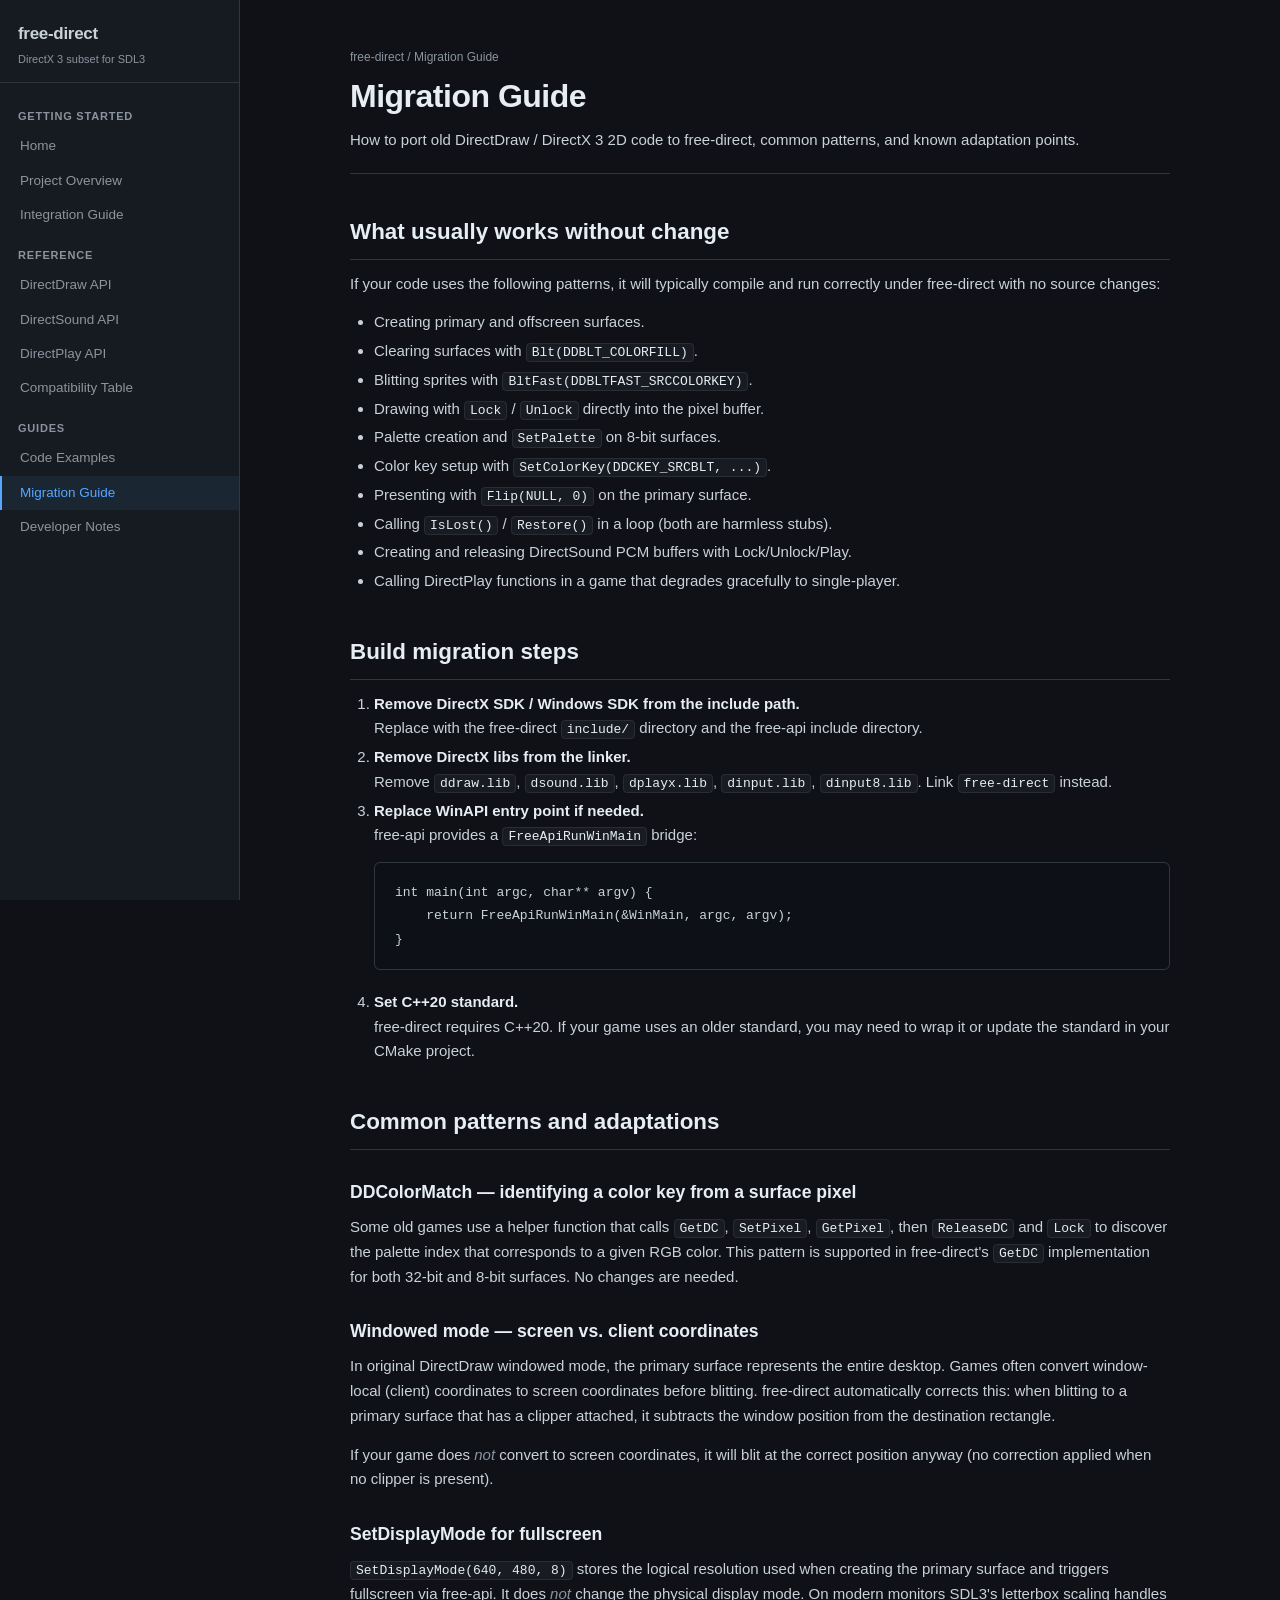
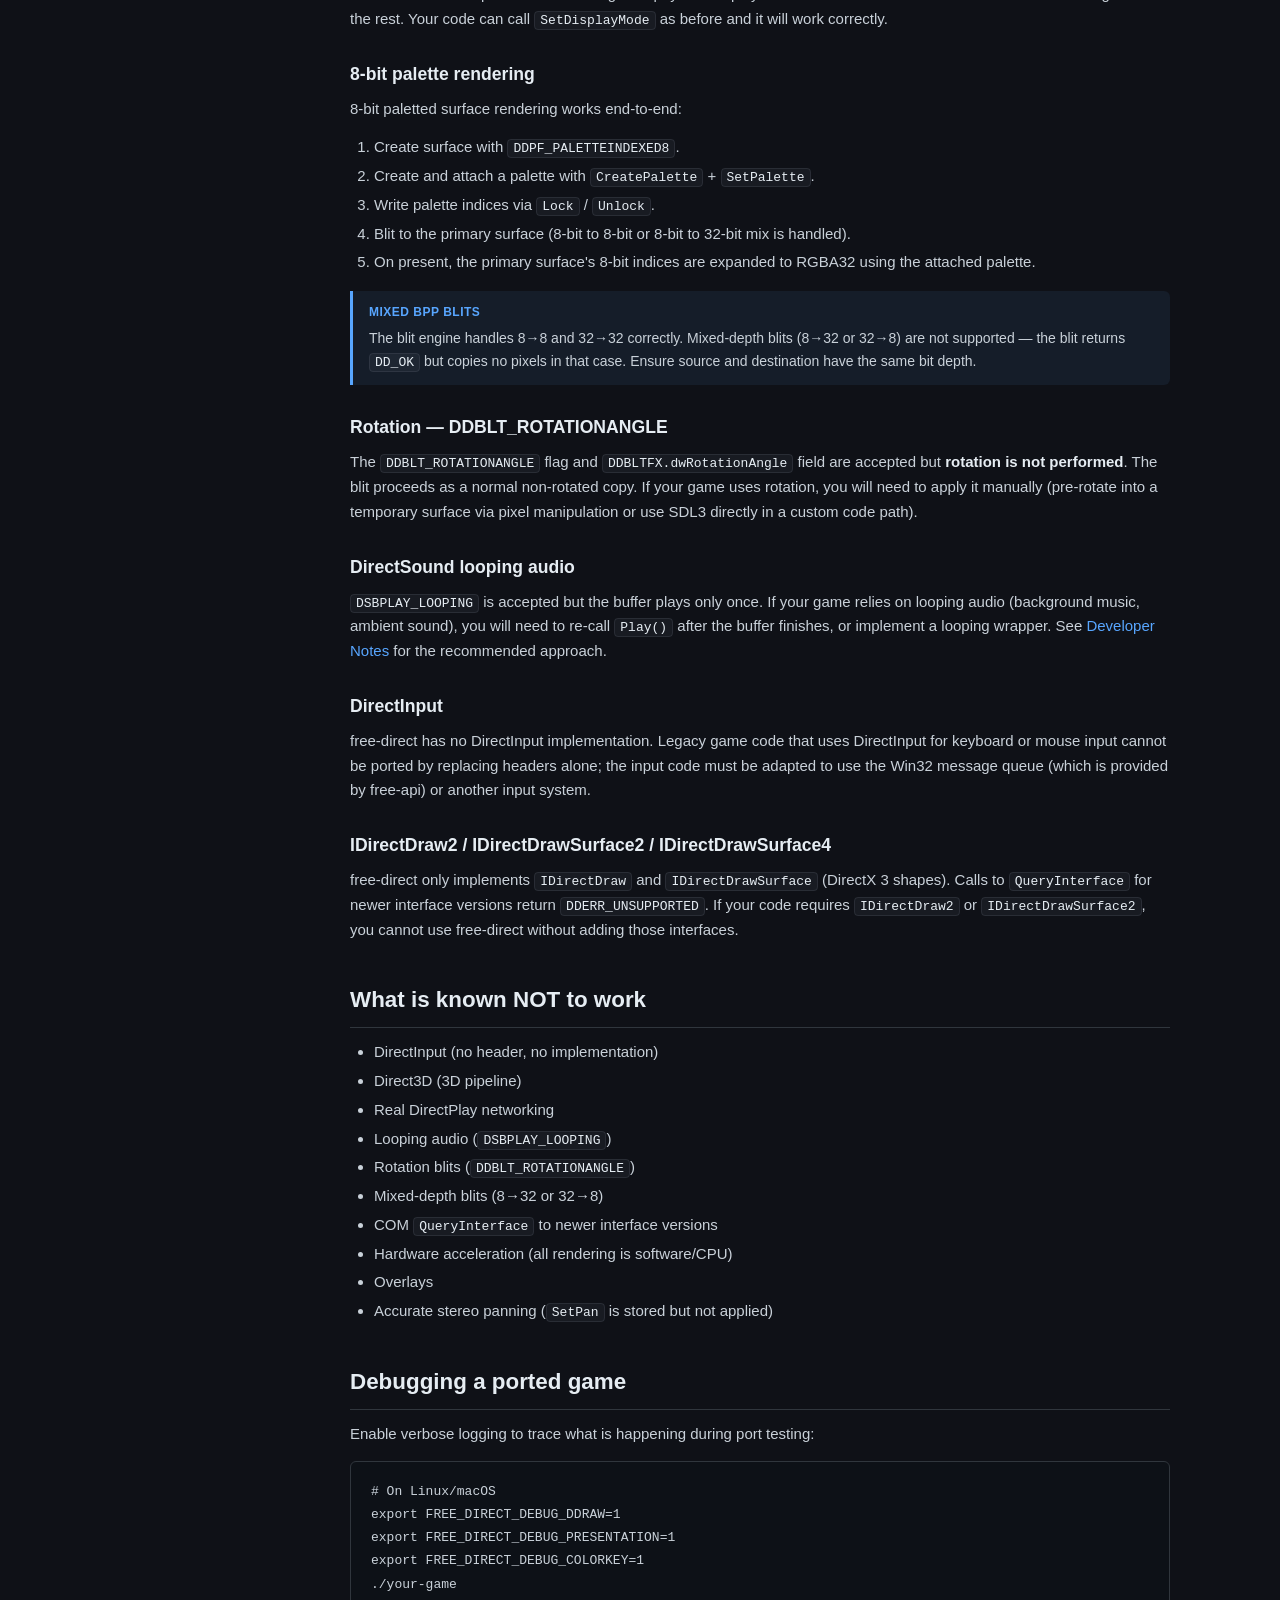
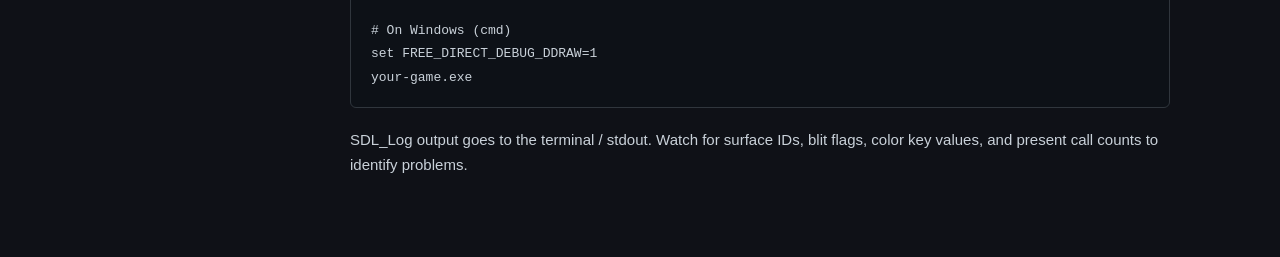
<file: migration.html>
<!DOCTYPE html>
<html lang="en">
<head>
<meta charset="UTF-8">
<meta name="viewport" content="width=device-width, initial-scale=1.0">
<title>Migration Guide — free-direct</title>
<link rel="stylesheet" href="style.css">
</head>
<body>
<div class="site-wrapper">

<aside class="sidebar">
  <div class="sidebar-logo">
    <a href="index.html">
      <span class="project-name">free-direct</span>
      <span class="project-sub">DirectX 3 subset for SDL3</span>
    </a>
  </div>
  <nav>
    <div class="nav-section-label">Getting Started</div>
    <a href="index.html">Home</a>
    <a href="overview.html">Project Overview</a>
    <a href="integration.html">Integration Guide</a>

    <div class="nav-section-label">Reference</div>
    <a href="api-directdraw.html">DirectDraw API</a>
    <a href="api-directsound.html">DirectSound API</a>
    <a href="api-directplay.html">DirectPlay API</a>
    <a href="compatibility.html">Compatibility Table</a>

    <div class="nav-section-label">Guides</div>
    <a href="examples.html">Code Examples</a>
    <a href="migration.html">Migration Guide</a>
    <a href="developer-notes.html">Developer Notes</a>
  </nav>
</aside>

<main class="main-content">
<div class="content-body">

  <div class="page-header">
    <div class="breadcrumb"><a href="index.html">free-direct</a> / Migration Guide</div>
    <h1>Migration Guide</h1>
    <p>How to port old DirectDraw / DirectX 3 2D code to free-direct, common patterns, and known adaptation points.</p>
  </div>

  <h2>What usually works without change</h2>
  <p>
    If your code uses the following patterns, it will typically compile and run correctly
    under free-direct with no source changes:
  </p>
  <ul>
    <li>Creating primary and offscreen surfaces.</li>
    <li>Clearing surfaces with <code>Blt(DDBLT_COLORFILL)</code>.</li>
    <li>Blitting sprites with <code>BltFast(DDBLTFAST_SRCCOLORKEY)</code>.</li>
    <li>Drawing with <code>Lock</code> / <code>Unlock</code> directly into the pixel buffer.</li>
    <li>Palette creation and <code>SetPalette</code> on 8-bit surfaces.</li>
    <li>Color key setup with <code>SetColorKey(DDCKEY_SRCBLT, ...)</code>.</li>
    <li>Presenting with <code>Flip(NULL, 0)</code> on the primary surface.</li>
    <li>Calling <code>IsLost()</code> / <code>Restore()</code> in a loop (both are harmless stubs).</li>
    <li>Creating and releasing DirectSound PCM buffers with Lock/Unlock/Play.</li>
    <li>Calling DirectPlay functions in a game that degrades gracefully to single-player.</li>
  </ul>

  <h2>Build migration steps</h2>
  <ol>
    <li>
      <strong>Remove DirectX SDK / Windows SDK from the include path.</strong><br>
      Replace with the free-direct <code>include/</code> directory and the free-api include directory.
    </li>
    <li>
      <strong>Remove DirectX libs from the linker.</strong><br>
      Remove <code>ddraw.lib</code>, <code>dsound.lib</code>, <code>dplayx.lib</code>,
      <code>dinput.lib</code>, <code>dinput8.lib</code>.
      Link <code>free-direct</code> instead.
    </li>
    <li>
      <strong>Replace WinAPI entry point if needed.</strong><br>
      free-api provides a <code>FreeApiRunWinMain</code> bridge:
      <pre><code>int main(int argc, char** argv) {
    return FreeApiRunWinMain(&WinMain, argc, argv);
}</code></pre>
    </li>
    <li>
      <strong>Set C++20 standard.</strong><br>
      free-direct requires C++20. If your game uses an older standard, you may need to
      wrap it or update the standard in your CMake project.
    </li>
  </ol>

  <h2>Common patterns and adaptations</h2>

  <h3>DDColorMatch — identifying a color key from a surface pixel</h3>
  <p>
    Some old games use a helper function that calls <code>GetDC</code>, <code>SetPixel</code>,
    <code>GetPixel</code>, then <code>ReleaseDC</code> and <code>Lock</code> to discover the
    palette index that corresponds to a given RGB color. This pattern is supported in
    free-direct's <code>GetDC</code> implementation for both 32-bit and 8-bit surfaces.
    No changes are needed.
  </p>

  <h3>Windowed mode — screen vs. client coordinates</h3>
  <p>
    In original DirectDraw windowed mode, the primary surface represents the entire desktop.
    Games often convert window-local (client) coordinates to screen coordinates before blitting.
    free-direct automatically corrects this: when blitting to a primary surface that has a
    clipper attached, it subtracts the window position from the destination rectangle.
  </p>
  <p>
    If your game does <em>not</em> convert to screen coordinates, it will blit at the correct
    position anyway (no correction applied when no clipper is present).
  </p>

  <h3>SetDisplayMode for fullscreen</h3>
  <p>
    <code>SetDisplayMode(640, 480, 8)</code> stores the logical resolution used when creating
    the primary surface and triggers fullscreen via free-api. It does <em>not</em> change
    the physical display mode. On modern monitors SDL3's letterbox scaling handles the rest.
    Your code can call <code>SetDisplayMode</code> as before and it will work correctly.
  </p>

  <h3>8-bit palette rendering</h3>
  <p>
    8-bit paletted surface rendering works end-to-end:
  </p>
  <ol>
    <li>Create surface with <code>DDPF_PALETTEINDEXED8</code>.</li>
    <li>Create and attach a palette with <code>CreatePalette</code> + <code>SetPalette</code>.</li>
    <li>Write palette indices via <code>Lock</code> / <code>Unlock</code>.</li>
    <li>Blit to the primary surface (8-bit to 8-bit or 8-bit to 32-bit mix is handled).</li>
    <li>On present, the primary surface's 8-bit indices are expanded to RGBA32 using the attached palette.</li>
  </ol>
  <div class="callout callout-note">
    <div class="callout-label">Mixed BPP blits</div>
    <p>
      The blit engine handles 8→8 and 32→32 correctly. Mixed-depth blits (8→32 or 32→8)
      are not supported — the blit returns <code>DD_OK</code> but copies no pixels in that case.
      Ensure source and destination have the same bit depth.
    </p>
  </div>

  <h3>Rotation — DDBLT_ROTATIONANGLE</h3>
  <p>
    The <code>DDBLT_ROTATIONANGLE</code> flag and <code>DDBLTFX.dwRotationAngle</code>
    field are accepted but <strong>rotation is not performed</strong>. The blit proceeds
    as a normal non-rotated copy. If your game uses rotation, you will need to apply it
    manually (pre-rotate into a temporary surface via pixel manipulation or use SDL3
    directly in a custom code path).
  </p>

  <h3>DirectSound looping audio</h3>
  <p>
    <code>DSBPLAY_LOOPING</code> is accepted but the buffer plays only once.
    If your game relies on looping audio (background music, ambient sound), you will
    need to re-call <code>Play()</code> after the buffer finishes, or implement a
    looping wrapper. See <a href="developer-notes.html">Developer Notes</a> for the
    recommended approach.
  </p>

  <h3>DirectInput</h3>
  <p>
    free-direct has no DirectInput implementation. Legacy game code that uses DirectInput
    for keyboard or mouse input cannot be ported by replacing headers alone; the input
    code must be adapted to use the Win32 message queue (which is provided by free-api)
    or another input system.
  </p>

  <h3>IDirectDraw2 / IDirectDrawSurface2 / IDirectDrawSurface4</h3>
  <p>
    free-direct only implements <code>IDirectDraw</code> and <code>IDirectDrawSurface</code>
    (DirectX 3 shapes). Calls to <code>QueryInterface</code> for newer interface versions
    return <code>DDERR_UNSUPPORTED</code>. If your code requires <code>IDirectDraw2</code>
    or <code>IDirectDrawSurface2</code>, you cannot use free-direct without adding those
    interfaces.
  </p>

  <h2>What is known NOT to work</h2>
  <ul>
    <li>DirectInput (no header, no implementation)</li>
    <li>Direct3D (3D pipeline)</li>
    <li>Real DirectPlay networking</li>
    <li>Looping audio (<code>DSBPLAY_LOOPING</code>)</li>
    <li>Rotation blits (<code>DDBLT_ROTATIONANGLE</code>)</li>
    <li>Mixed-depth blits (8→32 or 32→8)</li>
    <li>COM <code>QueryInterface</code> to newer interface versions</li>
    <li>Hardware acceleration (all rendering is software/CPU)</li>
    <li>Overlays</li>
    <li>Accurate stereo panning (<code>SetPan</code> is stored but not applied)</li>
  </ul>

  <h2>Debugging a ported game</h2>
  <p>
    Enable verbose logging to trace what is happening during port testing:
  </p>
  <pre><code># On Linux/macOS
export FREE_DIRECT_DEBUG_DDRAW=1
export FREE_DIRECT_DEBUG_PRESENTATION=1
export FREE_DIRECT_DEBUG_COLORKEY=1
./your-game

# On Windows (cmd)
set FREE_DIRECT_DEBUG_DDRAW=1
your-game.exe</code></pre>
  <p>
    SDL_Log output goes to the terminal / stdout. Watch for surface IDs, blit flags,
    color key values, and present call counts to identify problems.
  </p>

</div>
</main>
</div>
<script src="nav.js"></script>
</body>
</html>
</file>
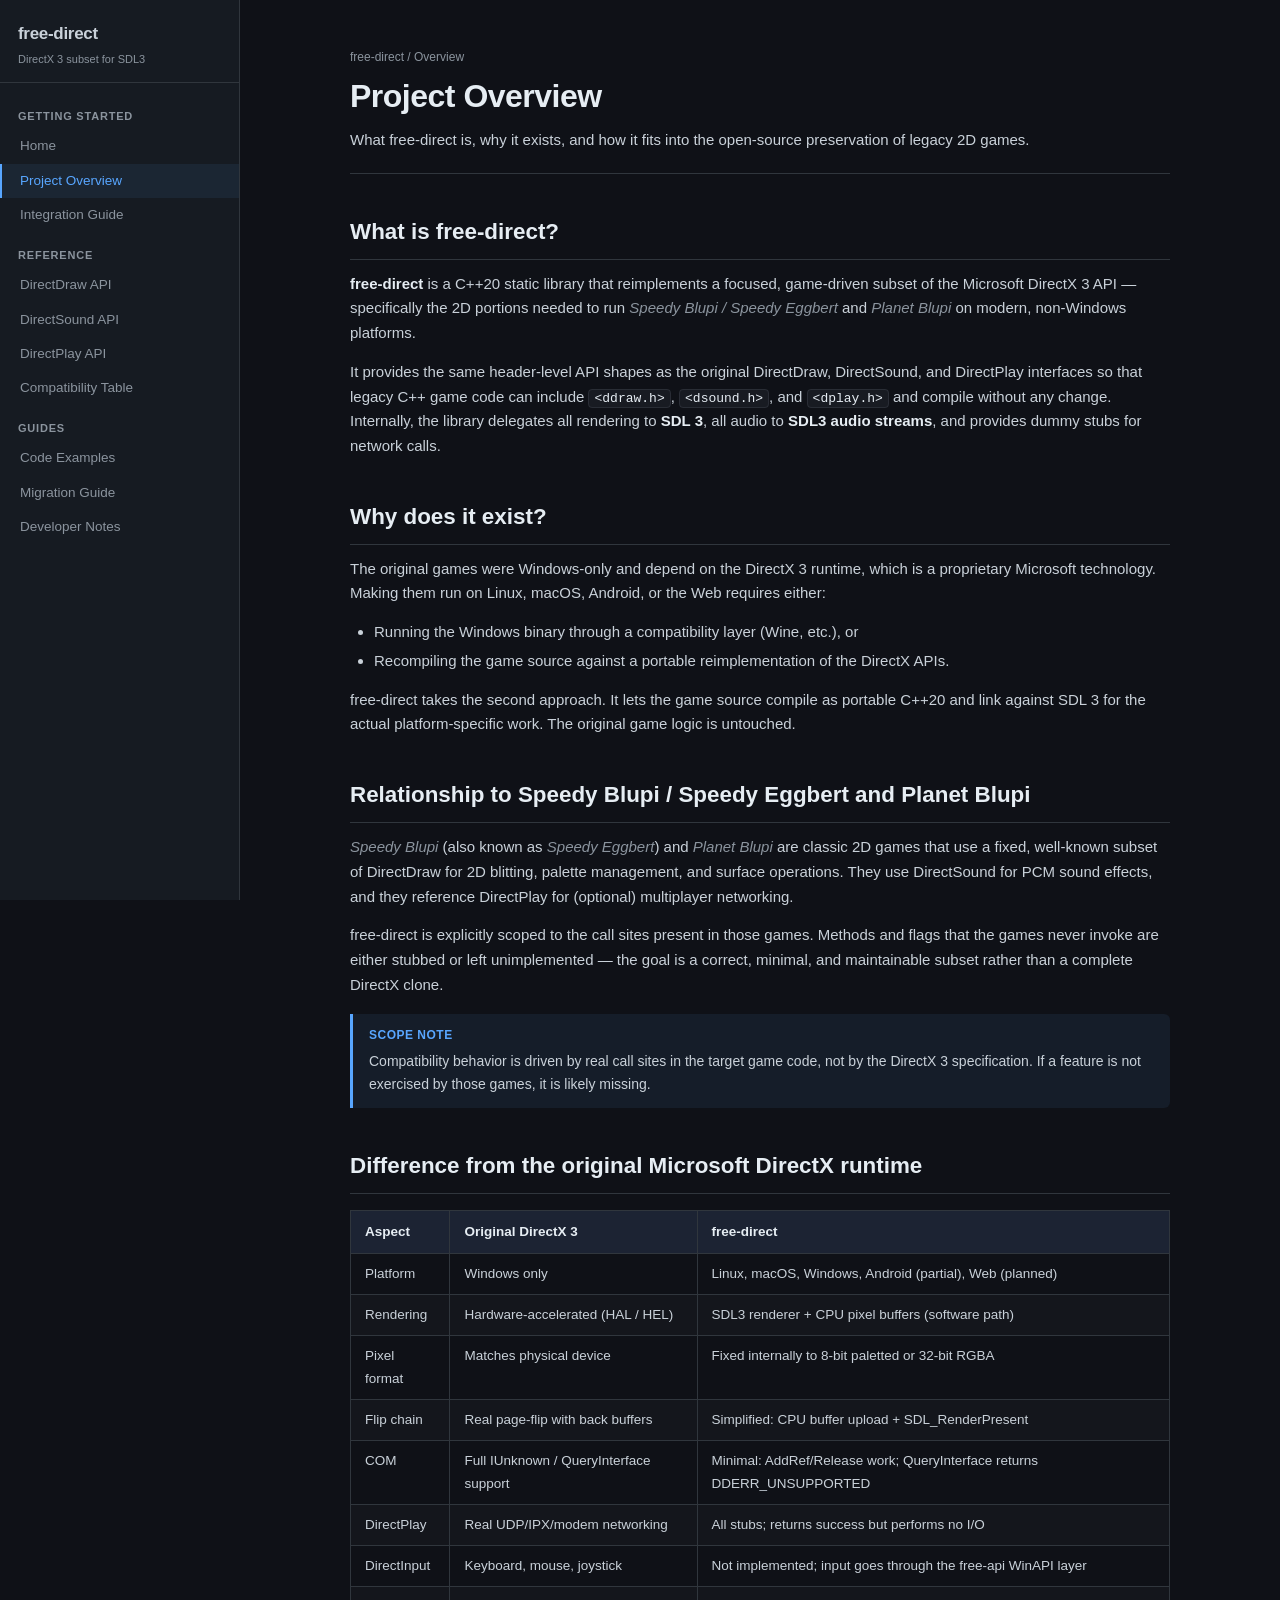
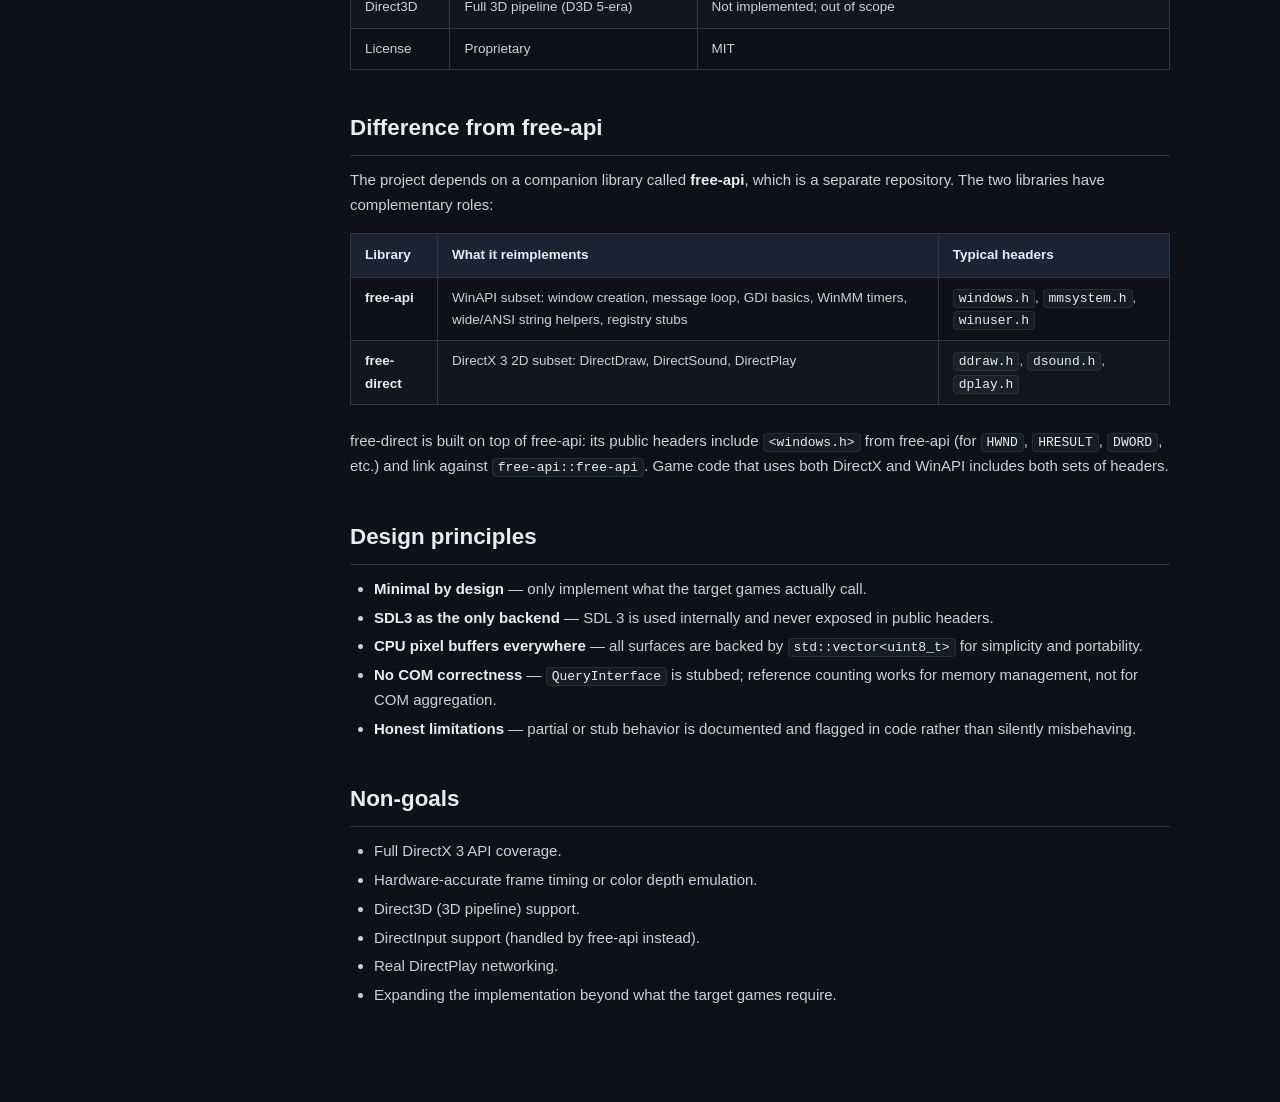
<file: overview.html>
<!DOCTYPE html>
<html lang="en">
<head>
<meta charset="UTF-8">
<meta name="viewport" content="width=device-width, initial-scale=1.0">
<title>Project Overview — free-direct</title>
<link rel="stylesheet" href="style.css">
</head>
<body>
<div class="site-wrapper">

<aside class="sidebar">
  <div class="sidebar-logo">
    <a href="index.html">
      <span class="project-name">free-direct</span>
      <span class="project-sub">DirectX 3 subset for SDL3</span>
    </a>
  </div>
  <nav>
    <div class="nav-section-label">Getting Started</div>
    <a href="index.html">Home</a>
    <a href="overview.html">Project Overview</a>
    <a href="integration.html">Integration Guide</a>

    <div class="nav-section-label">Reference</div>
    <a href="api-directdraw.html">DirectDraw API</a>
    <a href="api-directsound.html">DirectSound API</a>
    <a href="api-directplay.html">DirectPlay API</a>
    <a href="compatibility.html">Compatibility Table</a>

    <div class="nav-section-label">Guides</div>
    <a href="examples.html">Code Examples</a>
    <a href="migration.html">Migration Guide</a>
    <a href="developer-notes.html">Developer Notes</a>
  </nav>
</aside>

<main class="main-content">
<div class="content-body">

  <div class="page-header">
    <div class="breadcrumb"><a href="index.html">free-direct</a> / Overview</div>
    <h1>Project Overview</h1>
    <p>What free-direct is, why it exists, and how it fits into the open-source preservation of legacy 2D games.</p>
  </div>

  <h2>What is free-direct?</h2>
  <p>
    <strong>free-direct</strong> is a C++20 static library that reimplements a focused, game-driven
    subset of the Microsoft DirectX&nbsp;3 API — specifically the 2D portions needed to run
    <em>Speedy Blupi / Speedy Eggbert</em> and <em>Planet Blupi</em> on modern, non-Windows platforms.
  </p>
  <p>
    It provides the same header-level API shapes as the original DirectDraw, DirectSound, and DirectPlay
    interfaces so that legacy C++ game code can include <code>&lt;ddraw.h&gt;</code>,
    <code>&lt;dsound.h&gt;</code>, and <code>&lt;dplay.h&gt;</code> and compile without any change.
    Internally, the library delegates all rendering to <strong>SDL&nbsp;3</strong>, all audio to
    <strong>SDL3 audio streams</strong>, and provides dummy stubs for network calls.
  </p>

  <h2>Why does it exist?</h2>
  <p>
    The original games were Windows-only and depend on the DirectX&nbsp;3 runtime, which is
    a proprietary Microsoft technology. Making them run on Linux, macOS, Android, or the Web
    requires either:
  </p>
  <ul>
    <li>Running the Windows binary through a compatibility layer (Wine, etc.), or</li>
    <li>Recompiling the game source against a portable reimplementation of the DirectX APIs.</li>
  </ul>
  <p>
    free-direct takes the second approach. It lets the game source compile as portable C++20
    and link against SDL&nbsp;3 for the actual platform-specific work. The original game logic
    is untouched.
  </p>

  <h2>Relationship to Speedy Blupi / Speedy Eggbert and Planet Blupi</h2>
  <p>
    <em>Speedy Blupi</em> (also known as <em>Speedy Eggbert</em>) and <em>Planet Blupi</em>
    are classic 2D games that use a fixed, well-known subset of DirectDraw for 2D blitting,
    palette management, and surface operations. They use DirectSound for PCM sound effects,
    and they reference DirectPlay for (optional) multiplayer networking.
  </p>
  <p>
    free-direct is explicitly scoped to the call sites present in those games. Methods and
    flags that the games never invoke are either stubbed or left unimplemented — the goal is
    a correct, minimal, and maintainable subset rather than a complete DirectX clone.
  </p>
  <div class="callout callout-note">
    <div class="callout-label">Scope note</div>
    <p>
      Compatibility behavior is driven by real call sites in the target game code, not by
      the DirectX&nbsp;3 specification. If a feature is not exercised by those games, it is
      likely missing.
    </p>
  </div>

  <h2>Difference from the original Microsoft DirectX runtime</h2>

  <div class="table-wrap">
  <table>
    <thead>
      <tr><th>Aspect</th><th>Original DirectX 3</th><th>free-direct</th></tr>
    </thead>
    <tbody>
      <tr>
        <td>Platform</td>
        <td>Windows only</td>
        <td>Linux, macOS, Windows, Android (partial), Web (planned)</td>
      </tr>
      <tr>
        <td>Rendering</td>
        <td>Hardware-accelerated (HAL / HEL)</td>
        <td>SDL3 renderer + CPU pixel buffers (software path)</td>
      </tr>
      <tr>
        <td>Pixel format</td>
        <td>Matches physical device</td>
        <td>Fixed internally to 8-bit paletted or 32-bit RGBA</td>
      </tr>
      <tr>
        <td>Flip chain</td>
        <td>Real page-flip with back buffers</td>
        <td>Simplified: CPU buffer upload + SDL_RenderPresent</td>
      </tr>
      <tr>
        <td>COM</td>
        <td>Full IUnknown / QueryInterface support</td>
        <td>Minimal: AddRef/Release work; QueryInterface returns DDERR_UNSUPPORTED</td>
      </tr>
      <tr>
        <td>DirectPlay</td>
        <td>Real UDP/IPX/modem networking</td>
        <td>All stubs; returns success but performs no I/O</td>
      </tr>
      <tr>
        <td>DirectInput</td>
        <td>Keyboard, mouse, joystick</td>
        <td>Not implemented; input goes through the free-api WinAPI layer</td>
      </tr>
      <tr>
        <td>Direct3D</td>
        <td>Full 3D pipeline (D3D 5-era)</td>
        <td>Not implemented; out of scope</td>
      </tr>
      <tr>
        <td>License</td>
        <td>Proprietary</td>
        <td>MIT</td>
      </tr>
    </tbody>
  </table>
  </div>

  <h2>Difference from free-api</h2>
  <p>
    The project depends on a companion library called <strong>free-api</strong>, which is a
    separate repository. The two libraries have complementary roles:
  </p>

  <div class="table-wrap">
  <table>
    <thead>
      <tr><th>Library</th><th>What it reimplements</th><th>Typical headers</th></tr>
    </thead>
    <tbody>
      <tr>
        <td><strong>free-api</strong></td>
        <td>WinAPI subset: window creation, message loop, GDI basics, WinMM timers, wide/ANSI string helpers, registry stubs</td>
        <td><code>windows.h</code>, <code>mmsystem.h</code>, <code>winuser.h</code></td>
      </tr>
      <tr>
        <td><strong>free-direct</strong></td>
        <td>DirectX 3 2D subset: DirectDraw, DirectSound, DirectPlay</td>
        <td><code>ddraw.h</code>, <code>dsound.h</code>, <code>dplay.h</code></td>
      </tr>
    </tbody>
  </table>
  </div>

  <p>
    free-direct is built on top of free-api: its public headers include
    <code>&lt;windows.h&gt;</code> from free-api (for <code>HWND</code>, <code>HRESULT</code>,
    <code>DWORD</code>, etc.) and link against <code>free-api::free-api</code>. Game code that
    uses both DirectX and WinAPI includes both sets of headers.
  </p>

  <h2>Design principles</h2>
  <ul>
    <li><strong>Minimal by design</strong> — only implement what the target games actually call.</li>
    <li><strong>SDL3 as the only backend</strong> — SDL&nbsp;3 is used internally and never exposed in public headers.</li>
    <li><strong>CPU pixel buffers everywhere</strong> — all surfaces are backed by <code>std::vector&lt;uint8_t&gt;</code> for simplicity and portability.</li>
    <li><strong>No COM correctness</strong> — <code>QueryInterface</code> is stubbed; reference counting works for memory management, not for COM aggregation.</li>
    <li><strong>Honest limitations</strong> — partial or stub behavior is documented and flagged in code rather than silently misbehaving.</li>
  </ul>

  <h2>Non-goals</h2>
  <ul>
    <li>Full DirectX&nbsp;3 API coverage.</li>
    <li>Hardware-accurate frame timing or color depth emulation.</li>
    <li>Direct3D (3D pipeline) support.</li>
    <li>DirectInput support (handled by free-api instead).</li>
    <li>Real DirectPlay networking.</li>
    <li>Expanding the implementation beyond what the target games require.</li>
  </ul>

</div>
</main>
</div>
<script src="nav.js"></script>
</body>
</html>
</file>
<file: style.css>
/* free-direct documentation — shared stylesheet */

:root {
  --bg: #0f1117;
  --bg-panel: #161b22;
  --bg-code: #0d1117;
  --bg-table-head: #1c2333;
  --border: #30363d;
  --text: #c9d1d9;
  --text-muted: #8b949e;
  --link: #58a6ff;
  --link-hover: #79c0ff;
  --accent: #238636;
  --accent-soft: #2ea043;
  --warn: #e3b341;
  --danger: #f85149;
  --stub: #79c0ff;
  --partial: #e3b341;
  --implemented: #3fb950;
  --unknown: #8b949e;
  --nav-width: 240px;
  --font-mono: "SFMono-Regular", "Consolas", "Liberation Mono", "Menlo", monospace;
  --font-sans: -apple-system, BlinkMacSystemFont, "Segoe UI", Roboto, Helvetica, Arial, sans-serif;
}

* { box-sizing: border-box; margin: 0; padding: 0; }

html { scroll-behavior: smooth; }

body {
  background: var(--bg);
  color: var(--text);
  font-family: var(--font-sans);
  font-size: 15px;
  line-height: 1.65;
}

/* ── Layout ── */

.site-wrapper {
  display: flex;
  min-height: 100vh;
}

.sidebar {
  width: var(--nav-width);
  background: var(--bg-panel);
  border-right: 1px solid var(--border);
  position: fixed;
  top: 0; left: 0; bottom: 0;
  overflow-y: auto;
  z-index: 100;
  flex-shrink: 0;
}

.sidebar-logo {
  padding: 20px 18px 14px;
  border-bottom: 1px solid var(--border);
}

.sidebar-logo a {
  text-decoration: none;
  color: var(--text);
}

.sidebar-logo .project-name {
  font-size: 17px;
  font-weight: 700;
  letter-spacing: -0.3px;
  display: block;
}

.sidebar-logo .project-sub {
  font-size: 11px;
  color: var(--text-muted);
  display: block;
  margin-top: 2px;
}

.sidebar nav {
  padding: 10px 0;
}

.nav-section-label {
  font-size: 11px;
  font-weight: 600;
  text-transform: uppercase;
  letter-spacing: 0.8px;
  color: var(--text-muted);
  padding: 14px 18px 4px;
}

.sidebar nav a {
  display: block;
  padding: 6px 18px;
  color: var(--text-muted);
  text-decoration: none;
  font-size: 13.5px;
  border-left: 2px solid transparent;
  transition: color 0.15s, border-color 0.15s;
}

.sidebar nav a:hover {
  color: var(--text);
  background: rgba(255,255,255,0.04);
}

.sidebar nav a.active {
  color: var(--link);
  border-left-color: var(--link);
  background: rgba(88,166,255,0.08);
}

.main-content {
  margin-left: var(--nav-width);
  flex: 1;
  min-width: 0;
}

.content-body {
  max-width: 900px;
  margin: 0 auto;
  padding: 48px 40px 80px;
}

/* ── Typography ── */

h1 {
  font-size: 2rem;
  font-weight: 700;
  letter-spacing: -0.5px;
  color: #e6edf3;
  margin-bottom: 12px;
  line-height: 1.25;
}

h2 {
  font-size: 1.4rem;
  font-weight: 600;
  color: #e6edf3;
  margin: 40px 0 12px;
  padding-bottom: 8px;
  border-bottom: 1px solid var(--border);
}

h3 {
  font-size: 1.1rem;
  font-weight: 600;
  color: #e6edf3;
  margin: 28px 0 8px;
}

h4 {
  font-size: 0.95rem;
  font-weight: 600;
  color: var(--text-muted);
  text-transform: uppercase;
  letter-spacing: 0.5px;
  margin: 20px 0 6px;
}

p { margin-bottom: 14px; }

p:last-child { margin-bottom: 0; }

a { color: var(--link); text-decoration: none; }
a:hover { color: var(--link-hover); text-decoration: underline; }

ul, ol {
  margin: 10px 0 14px 24px;
}

li { margin-bottom: 4px; }

strong { color: #e6edf3; font-weight: 600; }

em { color: var(--text-muted); }

/* ── Hero ── */

.hero {
  background: linear-gradient(135deg, #161b22 0%, #0d1117 100%);
  border: 1px solid var(--border);
  border-radius: 8px;
  padding: 36px 32px;
  margin-bottom: 36px;
}

.hero h1 {
  font-size: 2.4rem;
  margin-bottom: 10px;
}

.hero .tagline {
  font-size: 16px;
  color: var(--text-muted);
  margin-bottom: 20px;
  line-height: 1.55;
}

.badge-row {
  display: flex;
  gap: 8px;
  flex-wrap: wrap;
}

.badge {
  display: inline-block;
  padding: 3px 10px;
  border-radius: 12px;
  font-size: 12px;
  font-weight: 600;
  font-family: var(--font-mono);
}

.badge-blue   { background: rgba(88,166,255,0.15); color: #58a6ff; border: 1px solid rgba(88,166,255,0.3); }
.badge-green  { background: rgba(63,185,80,0.15);  color: #3fb950; border: 1px solid rgba(63,185,80,0.3); }
.badge-yellow { background: rgba(227,179,65,0.15); color: #e3b341; border: 1px solid rgba(227,179,65,0.3); }
.badge-gray   { background: rgba(139,148,158,0.15);color: #8b949e; border: 1px solid rgba(139,148,158,0.3); }

/* ── Diagram ── */

.arch-diagram {
  background: var(--bg-code);
  border: 1px solid var(--border);
  border-radius: 6px;
  padding: 20px 24px;
  font-family: var(--font-mono);
  font-size: 13px;
  color: var(--text-muted);
  white-space: pre;
  line-height: 1.8;
  overflow-x: auto;
}

/* ── Code ── */

code {
  font-family: var(--font-mono);
  font-size: 13px;
  background: rgba(110,118,129,0.1);
  border: 1px solid rgba(110,118,129,0.2);
  border-radius: 4px;
  padding: 1px 5px;
  color: #e6edf3;
}

pre {
  background: var(--bg-code);
  border: 1px solid var(--border);
  border-radius: 6px;
  padding: 18px 20px;
  overflow-x: auto;
  margin: 14px 0 20px;
  line-height: 1.55;
}

pre code {
  background: none;
  border: none;
  padding: 0;
  font-size: 13px;
  color: #c9d1d9;
}

/* ── Tables ── */

.table-wrap { overflow-x: auto; margin: 16px 0 24px; }

table {
  width: 100%;
  border-collapse: collapse;
  font-size: 13.5px;
}

th {
  background: var(--bg-table-head);
  color: #e6edf3;
  font-weight: 600;
  text-align: left;
  padding: 10px 14px;
  border: 1px solid var(--border);
  white-space: nowrap;
}

td {
  padding: 9px 14px;
  border: 1px solid var(--border);
  vertical-align: top;
}

tr:nth-child(even) td { background: rgba(255,255,255,0.02); }

/* ── Status pills ── */

.status {
  display: inline-block;
  padding: 2px 8px;
  border-radius: 10px;
  font-size: 11.5px;
  font-weight: 600;
  white-space: nowrap;
}

.status-implemented  { background: rgba(63,185,80,0.15);   color: var(--implemented); border: 1px solid rgba(63,185,80,0.3); }
.status-partial      { background: rgba(227,179,65,0.15);  color: var(--partial);     border: 1px solid rgba(227,179,65,0.3); }
.status-stub         { background: rgba(88,166,255,0.12);  color: var(--stub);        border: 1px solid rgba(88,166,255,0.25); }
.status-unsupported  { background: rgba(248,81,73,0.12);   color: var(--danger);      border: 1px solid rgba(248,81,73,0.25); }
.status-unknown      { background: rgba(139,148,158,0.12); color: var(--unknown);     border: 1px solid rgba(139,148,158,0.25); }

/* ── Callout boxes ── */

.callout {
  border-left: 3px solid;
  border-radius: 0 6px 6px 0;
  padding: 12px 16px;
  margin: 16px 0;
  font-size: 14px;
}

.callout-note    { border-color: var(--link);    background: rgba(88,166,255,0.08); }
.callout-warn    { border-color: var(--warn);    background: rgba(227,179,65,0.08); }
.callout-danger  { border-color: var(--danger);  background: rgba(248,81,73,0.08); }
.callout-tip     { border-color: var(--implemented); background: rgba(63,185,80,0.08); }

.callout-label {
  font-weight: 700;
  font-size: 12px;
  text-transform: uppercase;
  letter-spacing: 0.5px;
  margin-bottom: 4px;
}

.callout-note   .callout-label { color: var(--link); }
.callout-warn   .callout-label { color: var(--warn); }
.callout-danger .callout-label { color: var(--danger); }
.callout-tip    .callout-label { color: var(--implemented); }

/* ── API doc entries ── */

.api-entry {
  border: 1px solid var(--border);
  border-radius: 6px;
  margin: 20px 0;
  overflow: hidden;
}

.api-entry-header {
  background: var(--bg-panel);
  padding: 12px 16px;
  border-bottom: 1px solid var(--border);
  display: flex;
  align-items: center;
  gap: 10px;
  flex-wrap: wrap;
}

.api-entry-name {
  font-family: var(--font-mono);
  font-size: 14px;
  color: #e6edf3;
  font-weight: 600;
}

.api-entry-kind {
  font-size: 11px;
  color: var(--text-muted);
  background: rgba(139,148,158,0.15);
  padding: 1px 6px;
  border-radius: 4px;
  font-family: var(--font-mono);
}

.api-entry-body {
  padding: 14px 16px;
}

.api-entry-body p { font-size: 14px; }

.param-table { margin: 10px 0; }
.param-table td:first-child {
  font-family: var(--font-mono);
  font-size: 12.5px;
  color: var(--link);
  white-space: nowrap;
  width: 1%;
}

/* ── Quick card grid (index) ── */

.card-grid {
  display: grid;
  grid-template-columns: repeat(auto-fill, minmax(240px, 1fr));
  gap: 16px;
  margin: 24px 0;
}

.card {
  background: var(--bg-panel);
  border: 1px solid var(--border);
  border-radius: 8px;
  padding: 20px;
  text-decoration: none;
  transition: border-color 0.15s;
  display: block;
}

.card:hover {
  border-color: var(--link);
  text-decoration: none;
}

.card-icon {
  font-size: 22px;
  margin-bottom: 10px;
}

.card-title {
  font-size: 15px;
  font-weight: 600;
  color: #e6edf3;
  margin-bottom: 6px;
}

.card-desc {
  font-size: 13px;
  color: var(--text-muted);
  line-height: 1.5;
}

/* ── Page header bar ── */

.page-header {
  border-bottom: 1px solid var(--border);
  padding-bottom: 20px;
  margin-bottom: 36px;
}

.page-header .breadcrumb {
  font-size: 12px;
  color: var(--text-muted);
  margin-bottom: 8px;
}

.page-header .breadcrumb a {
  color: var(--text-muted);
}

/* ── Divider ── */

hr {
  border: none;
  border-top: 1px solid var(--border);
  margin: 36px 0;
}

/* ── Responsive ── */

@media (max-width: 768px) {
  .sidebar {
    position: relative;
    width: 100%;
    border-right: none;
    border-bottom: 1px solid var(--border);
  }

  .main-content {
    margin-left: 0;
  }

  .content-body {
    padding: 24px 20px 60px;
  }

  .hero h1 { font-size: 1.8rem; }
  .card-grid { grid-template-columns: 1fr; }
  .site-wrapper { flex-direction: column; }
}
</file>
